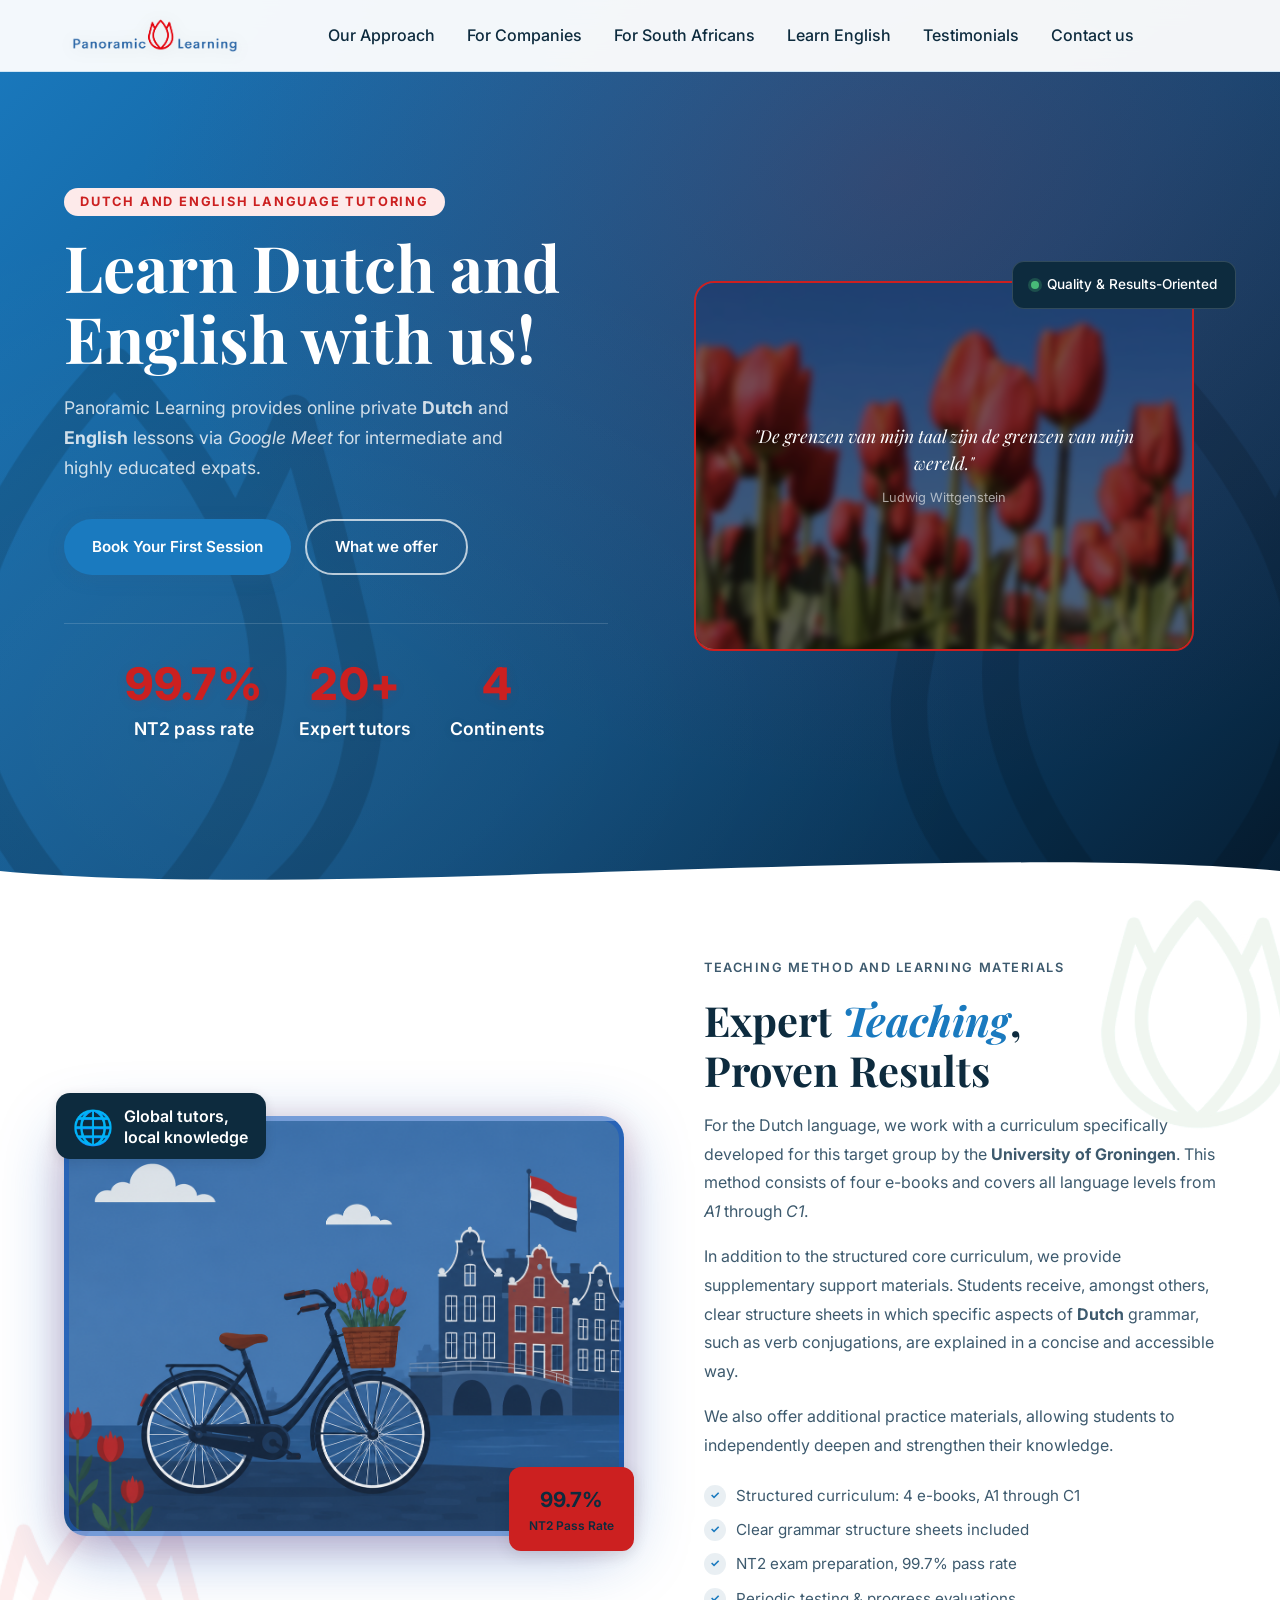
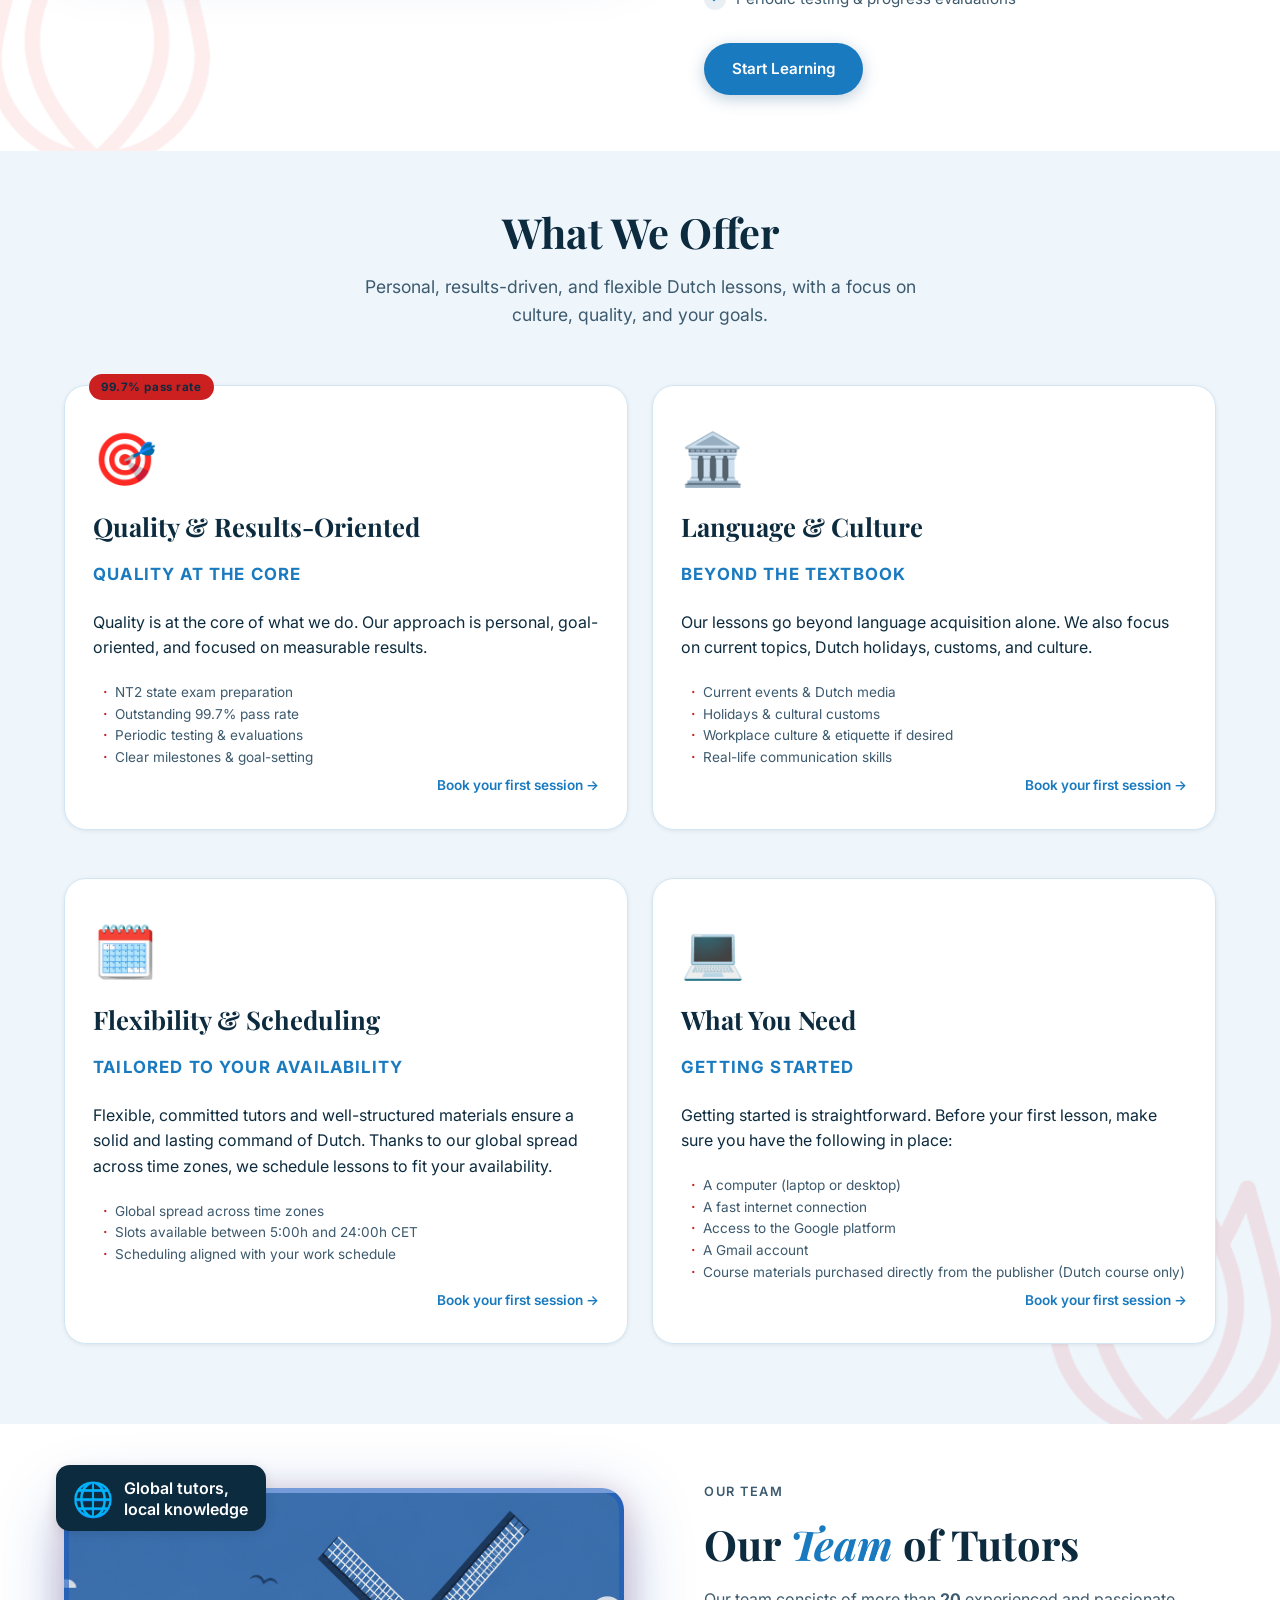
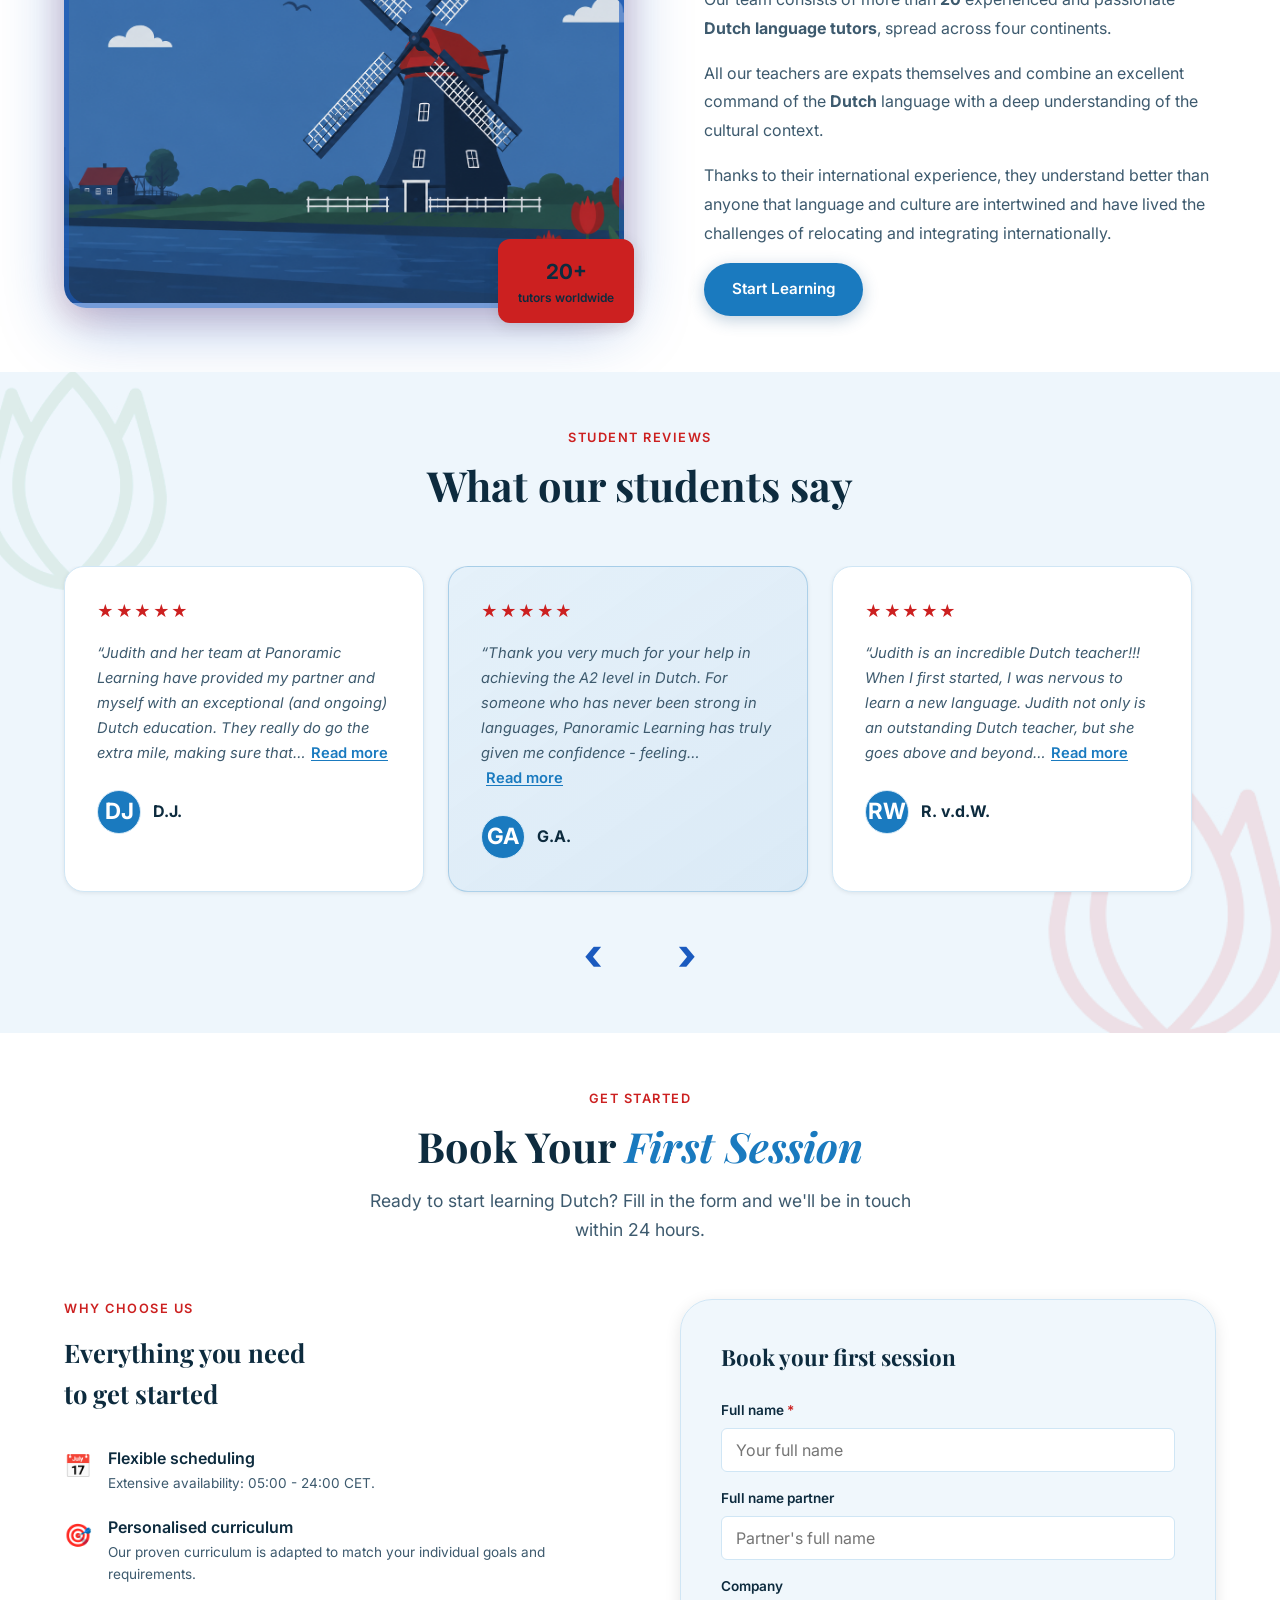
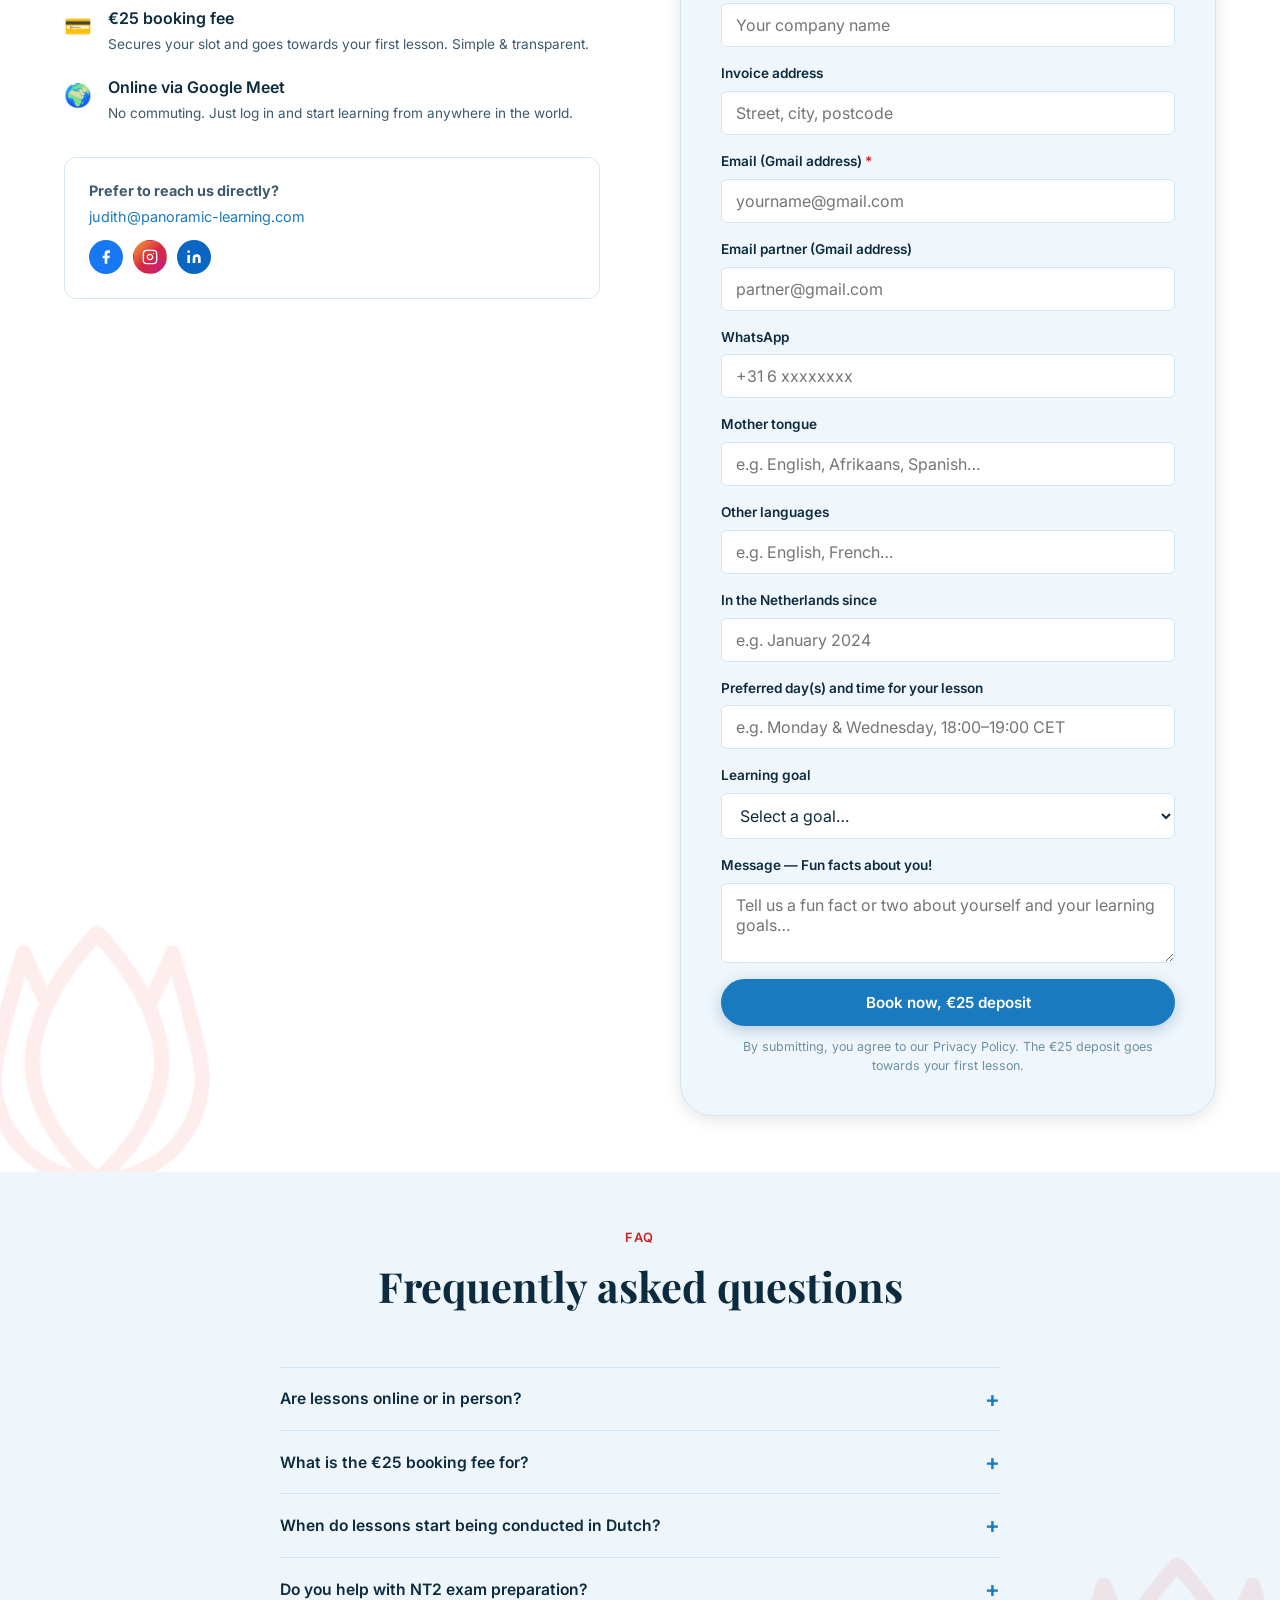
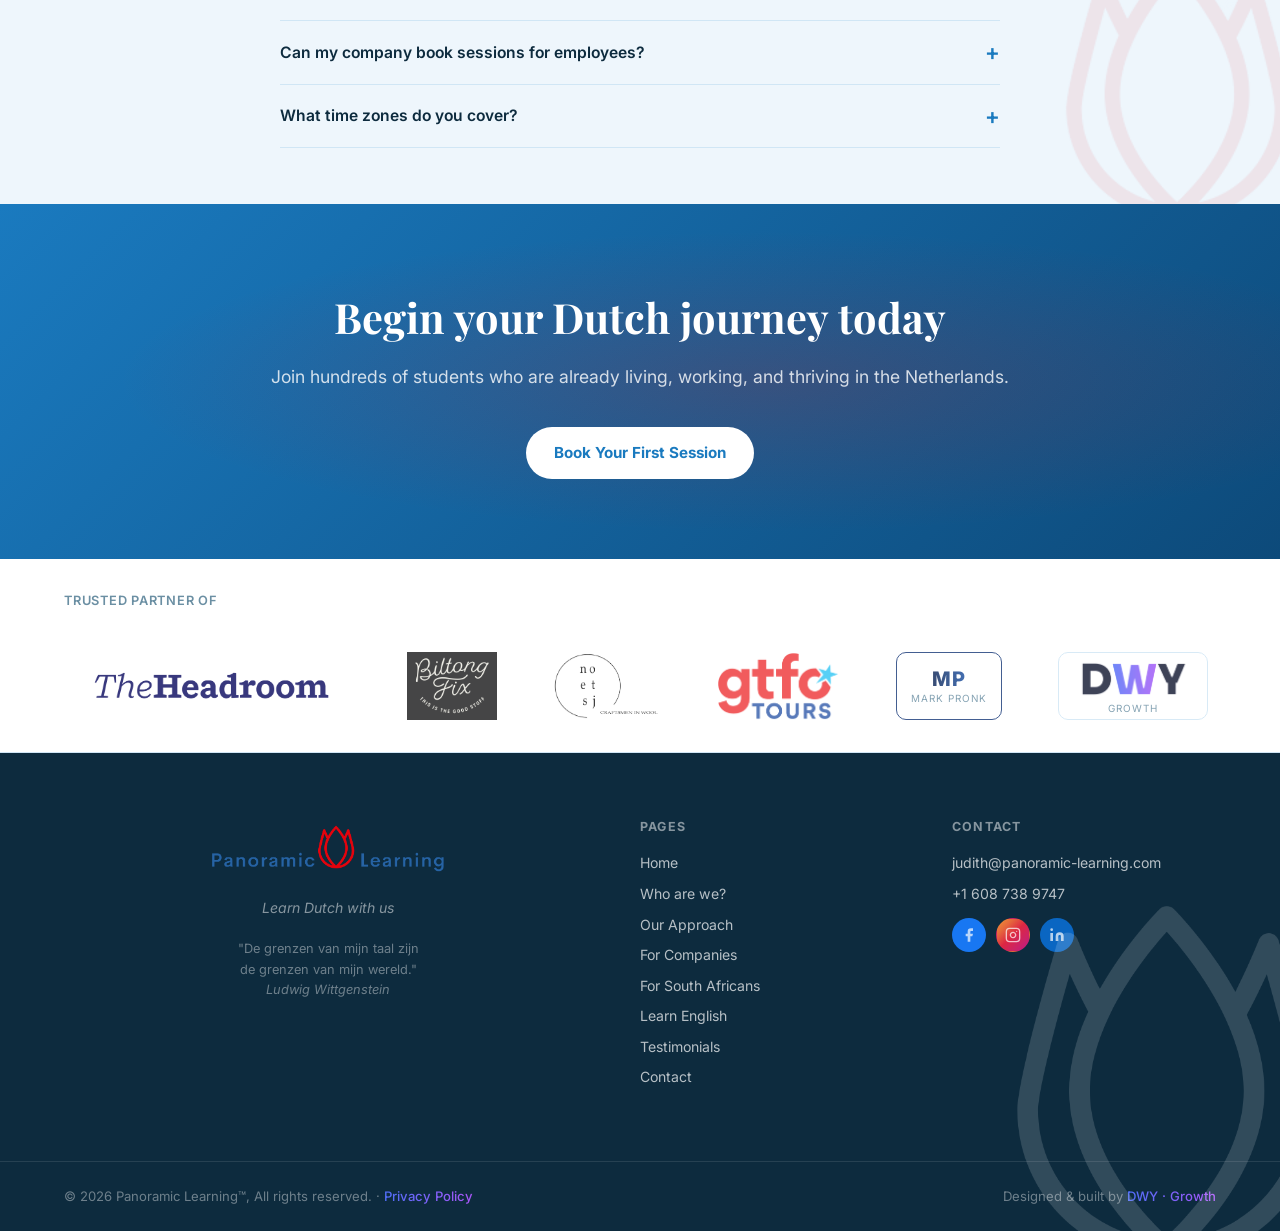
<file: index.html>
﻿<!DOCTYPE html>
<html lang="en">

<head>
  <meta charset="UTF-8" />
  <meta name="viewport" content="width=device-width, initial-scale=1.0" />
  <title>Panoramic Learning - Learn Dutch With Us</title>
  <meta name="description" content="Expert Dutch language tutors for expats and internationals. Flexible online lessons, personalised curriculum, real cultural immersion." />
  <meta name="robots" content="noindex, nofollow" />
  <link rel="icon" type="image/png" href="images/logo.png" />
  <link rel="preconnect" href="https://fonts.googleapis.com" />
  <link rel="preconnect" href="https://fonts.gstatic.com" crossorigin />
  <link href="https://fonts.googleapis.com/css2?family=Playfair+Display:ital,wght@0,400;0,600;0,700;1,400;1,600;1,700&family=Inter:wght@300;400;500;600;700;800&display=swap" rel="stylesheet" />
  <link rel="stylesheet" href="style.css" />
  <link rel="stylesheet" href="flag-icons.min.css">
</head>

<body>

  <!-- ========== HEADER ========== -->
  <header class="site-header" id="site-header">
    <div class="container header-inner">
      <a href="#home" class="logo">
        <span class="logo-highlight logo-highlight--full">
          <img src="images/full-logo.png" alt="Panoramic Learning" class="logo-img logo-img--full" />
        </span>
        <span class="logo-highlight logo-highlight--tulip">
          <img src="images/logo.png" alt="Panoramic Learning Tulip Logo" class="logo-img logo-img--tulip" />
        </span>
      </a>
      <nav class="main-nav" id="main-nav">
        <ul class="main-menu">
          <li><a href="approach.html">Our Approach</a></li>
          <li><a href="companies.html">For Companies</a></li>
          <li><a href="south-africans.html">For South Africans</a></li>
          <li><a href="english.html">Learn English</a></li>
          <li><a href="testimonials.html">Testimonials</a></li>
          <li><a href="contact.html">Contact us</a></li>
        </ul>
      </nav>
      <div class="header-actions">
        <button class="hamburger" id="hamburger" aria-label="Toggle menu" aria-expanded="false">
          <span></span><span></span><span></span>
        </button>
      </div>
    </div>
  </header>

  <!-- ========== HERO ========== -->
  <section class="hero" id="home">
    <div class="hero-bg"></div>
    <div class="container hero-inner">
      <div class="hero-content slide-in-left">
        <p class="hero-eyebrow">Dutch and English language tutoring</p>
        <h1 class="hero-title">Learn Dutch and English with us!</h1>
        <p class="hero-sub">Panoramic Learning provides online private <strong>Dutch</strong> and <strong>English</strong> lessons via <em>Google Meet</em> for intermediate and highly educated expats.</p>
        <div class="hero-actions fade-up anim-delay-1">
          <a href="#booking" class="btn btn-primary">Book Your First Session</a>
          <a href="#courses" class="btn btn-outline">What we offer</a>
        </div>
        <div class="hero-stats fade-up anim-delay-2">
          <div class="stat"><strong>99.7%</strong><span>NT2 pass rate</span></div>
          <div class="stat"><strong>20+</strong><span>Expert tutors</span></div>
          <div class="stat"><strong>4</strong><span>Continents</span></div>
        </div>
      </div>
      <div class="hero-visual slide-in-right">
        <div class="hero-card hero-card--main tulip-bg">
          <p class="hero-card-quote">"De grenzen van mijn taal zijn de grenzen van mijn wereld."</p>
          <p class="hero-card-author">Ludwig Wittgenstein</p>
        </div>
        <div class="hero-card hero-card--float hero-card--float-1">
          <span class="badge-dot badge-dot--green"></span>
          <span>Quality & Results-Oriented</span>
        </div>
      </div>
    </div>

    <!-- LOGO DECORATION -->
    <div class="hero-logo-art-left" aria-hidden="true"
      style="position:absolute; left:-180px; bottom:-90px; opacity:0.13; z-index:0; pointer-events:none;">
      <img src="images/black-logo.png" alt="" style="width:600px; height:auto; display:block;" />
    </div>
    <div class="hero-logo-art-right" aria-hidden="true"
      style="position:absolute; right:-180px; bottom:-90px; opacity:0.13; z-index:0; pointer-events:none;">
      <img src="images/black-logo.png" alt="" style="width:600px; height:auto; display:block;" />
    </div>

    <div class="hero-wave">
      <svg viewBox="0 0 1440 60" preserveAspectRatio="none">
        <path d="M0,30 C360,60 1080,0 1440,30 L1440,60 L0,60 Z" fill="#ffffff" />
      </svg>
    </div>
  </section>

  <!-- ========== ABOUT, Teaching Method ========== -->
  <section class="section about" id="about">
    <!-- tulip logo watermarks -->
    <div aria-hidden="true" style="position:absolute;left:-50px;bottom:-30px;opacity:0.07;z-index:0;pointer-events:none;"><img src="images/logo.png" alt="" style="width:300px;height:auto;display:block;"></div>
    <div aria-hidden="true" style="position:absolute;right:-50px;top:-20px;opacity:0.06;z-index:0;pointer-events:none;"><img src="images/logo.png" alt="" style="width:260px;height:auto;display:block;filter:hue-rotate(150deg);"></div>
    <div class="container about-grid">
      <div class="about-image-wrap slide-in-left">
        <div class="about-image-placeholder about-image-photo">
          <div class="about-img-label">
            <span class="about-img-icon">&#x1f310;</span>
            <span>Global tutors,<br>local knowledge</span>
          </div>
          <div class="about-badge about-badge-corner">
            <strong>99.7%</strong>
            <span>NT2 Pass Rate</span>
          </div>
        </div>
      </div>
      <div class="about-content slide-in-right">
        <p class="section-eyebrow">Teaching Method and Learning Materials</p>
        <h2 class="section-title">Expert <em>Teaching</em>,<br>Proven Results</h2>
        <p>For the Dutch language, we work with a curriculum specifically developed for this target group by the <strong>University of Groningen</strong>. This method consists of four e-books and covers all language levels from <em>A1</em> through <em>C1</em>.</p>
        <p>In addition to the structured core curriculum, we provide supplementary support materials. Students receive, amongst others, clear structure sheets in which specific aspects of <strong>Dutch</strong> grammar, such as verb conjugations, are explained in a concise and accessible way.</p>
        <p>We also offer additional practice materials, allowing students to independently deepen and strengthen their knowledge.</p>
        <ul class="about-features">
          <li><span class="feature-icon">✓</span> Structured curriculum: 4 e-books, A1 through C1</li>
          <li><span class="feature-icon">✓</span> Clear grammar structure sheets included</li>
          <li><span class="feature-icon">✓</span> NT2 exam preparation, 99.7% pass rate</li>
          <li><span class="feature-icon">✓</span> Periodic testing &amp; progress evaluations</li>
        </ul>
        <a href="#booking" class="btn btn-primary">Start Learning</a>
      </div>
    </div>
  </section>

  <!-- ========== COURSES ========== -->
  <section class="section section--alt courses" id="courses">
    <!-- tulip logo watermarks -->
    <div aria-hidden="true" style="position:absolute;right:-50px;bottom:-30px;opacity:0.09;z-index:0;pointer-events:none;"><img src="images/logo.png" alt="" style="width:320px;height:auto;display:block;"></div>
    <div class="container">
      <div class="section-header fade-up">
        <h2 class="section-title">What We Offer</h2>
        <p class="section-sub">Personal, results-driven, and flexible Dutch lessons, with a focus on culture, quality, and your goals.</p>
      </div>
      <div class="courses-grid courses-grid--stack">
        <div class="course-card course-card--featured fade-up anim-delay-1">
          <div class="course-badge">99.7% pass rate</div>
          <div class="course-icon">&#x1f3af;</div>
          <h3>Quality &amp; Results-Oriented</h3>
          <p class="course-level">Quality at the Core</p>
          <p class="course-description">Quality is at the core of what we do. Our approach is personal, goal-oriented, and focused on measurable results.</p>
          <ul>
            <li>NT2 state exam preparation</li>
            <li>Outstanding 99.7% pass rate</li>
            <li>Periodic testing &amp; evaluations</li>
            <li>Clear milestones &amp; goal-setting</li>
          </ul>
          <a href="#booking" class="course-link">Book your first session →</a>
        </div>
        <div class="course-card fade-up anim-delay-2">
          <div class="course-icon">&#x1f3db;&#xfe0f;</div>
          <h3>Language &amp; Culture</h3>
          <p class="course-level">Beyond the Textbook</p>
          <p class="course-description">Our lessons go beyond language acquisition alone. We also focus on current topics, Dutch holidays, customs, and culture.</p>
          <ul>
            <li>Current events &amp; Dutch media</li>
            <li>Holidays &amp; cultural customs</li>
            <li>Workplace culture &amp; etiquette if desired</li>
            <li>Real-life communication skills</li>
          </ul>
          <a href="#booking" class="course-link">Book your first session →</a>
        </div>
        <div class="course-card fade-up anim-delay-3">
          <div class="course-icon">&#x1f5d3;&#xfe0f;</div>
          <h3>Flexibility &amp; Scheduling</h3>
          <p class="course-level">Tailored to Your Availability</p>
          <p class="course-description">Flexible, committed tutors and well-structured materials ensure a solid and lasting command of Dutch. Thanks to our global spread across time zones, we schedule lessons to fit your availability.</p>
          <ul>
            <li>Global spread across time zones</li>
            <li>Slots available between 5:00h and 24:00h CET</li>
            <li>Scheduling aligned with your work schedule</li>
          </ul>
          <a href="#booking" class="course-link">Book your first session →</a>
        </div>
        <div class="course-card fade-up anim-delay-4">
          <div class="course-icon">&#x1f4bb;</div>
          <h3>What You Need</h3>
          <p class="course-level">Getting Started</p>
          <p class="course-description">Getting started is straightforward. Before your first lesson, make sure you have the following in place:</p>
          <ul>
            <li>A computer (laptop or desktop)</li>
            <li>A fast internet connection</li>
            <li>Access to the Google platform</li>
            <li>A Gmail account</li>
            <li>Course materials purchased directly from the publisher (Dutch course only)</li>
          </ul>
          <a href="#booking" class="course-link">Book your first session →</a>
        </div>
      </div>
    </div>
  </section>

  <!-- ========== ABOUT, Our Team ========== -->
  <section class="section about" id="team">
    <!-- tulip logo watermarks -->
    <div class="container about-grid">
      <div class="about-image-wrap slide-in-left">
        <div class="about-image-placeholder team-image-photo">
          <div class="about-img-label">
            <span class="about-img-icon">&#x1f310;</span>
            <span>Global tutors,<br>local knowledge</span>
          </div>
          <div class="about-badge about-badge-corner">
            <strong>20+</strong>
            <span>tutors worldwide</span>
          </div>
        </div>
      </div>
      <div class="about-content slide-in-right">
        <p class="section-eyebrow">Our Team</p>
        <h2 class="section-title">Our <em>Team</em> of <strong>Tutors</strong></h2>
        <p>Our team consists of more than <strong>20</strong> experienced and passionate <strong>Dutch language tutors</strong>, spread across four continents.</p>
        <p>All our teachers are expats themselves and combine an excellent command of the <strong>Dutch</strong> language with a deep understanding of the cultural context.</p>
        <p>Thanks to their international experience, they understand better than anyone that language and culture are intertwined and have lived the challenges of relocating and integrating internationally.</p>
        <a href="#booking" class="btn btn-primary">Start Learning</a>
      </div>
    </div>
  </section>

  <!-- ========== TESTIMONIALS ========== -->
  <section class="section section--alt testimonials" id="testimonials">
    <!-- tulip logo watermarks -->
    <div aria-hidden="true" style="position:absolute;right:-50px;bottom:-30px;opacity:0.09;z-index:0;pointer-events:none;"><img src="images/logo.png" alt="" style="width:320px;height:auto;display:block;"></div>
    <div aria-hidden="true" style="position:absolute;left:-50px;top:-20px;opacity:0.07;z-index:0;pointer-events:none;"><img src="images/logo.png" alt="" style="width:250px;height:auto;display:block;filter:hue-rotate(150deg);"></div>
    <div class="container">
      <div class="section-header fade-up">
        <p class="section-eyebrow">Student Reviews</p>
        <h2 class="section-title">What our students say</h2>
      </div>
      <div class="testimonial-track-wrap">
        <div class="testimonial-track" id="testimonial-track">
          <div class="testimonial-card">
            <div class="testimonial-stars">★★★★★</div>
            <p>"Within three months I could hold a full conversation with my Dutch colleagues. The cultural context Judith brings to every lesson is what makes Panoramic Learning different."</p>
            <div class="testimonial-author">
              <div class="author-avatar">SR</div>
              <div><strong>Sarah R.</strong><br><span>Software Engineer, relocated from UK</span></div>
            </div>
          </div>
          <div class="testimonial-card">
            <div class="testimonial-stars">★★★★★</div>
            <p>"I tried two other Dutch courses before finding Panoramic Learning. The grammar-first approach finally made things click. Highly recommend for anyone serious about learning."</p>
            <div class="testimonial-author">
              <div class="author-avatar">MK</div>
              <div><strong>Marco K.</strong><br><span>Marketing Manager, Amsterdam</span></div>
            </div>
          </div>
          <div class="testimonial-card">
            <div class="testimonial-stars">★★★★★</div>
            <p>"Flexible scheduling was a game changer, I'm based in New York and my tutor is in Europe. We always find a time that works. The lessons feel personal, never generic."</p>
            <div class="testimonial-author">
              <div class="author-avatar">LP</div>
              <div><strong>Lena P.</strong><br><span>Expat preparing for relocation</span></div>
            </div>
          </div>
          <div class="testimonial-card">
            <div class="testimonial-stars">★★★★★</div>
            <p>"I passed my NT2 exam on the first attempt. My tutor prepared me not just with language, but with confidence. The investment paid off many times over."</p>
            <div class="testimonial-author">
              <div class="author-avatar">AT</div>
              <div><strong>Ayşe T.</strong><br><span>Permanent residency applicant</span></div>
            </div>
          </div>
          <div class="testimonial-card">
            <div class="testimonial-stars">★★★★★</div>
            <p>"The combination of real-world Dutch, news, idioms, humour, with proper grammar made learning genuinely enjoyable. I actually look forward to my lessons."</p>
            <div class="testimonial-author">
              <div class="author-avatar">JB</div>
              <div><strong>James B.</strong><br><span>Teacher, The Hague</span></div>
            </div>
          </div>
          <div class="testimonial-card">
            <div class="testimonial-stars">★★★★★</div>
            <p>"My whole family joined, kids and adults together. Each of us got a tailored programme. It felt like a private language school, not a one-size-fits-all online course."</p>
            <div class="testimonial-author">
              <div class="author-avatar">FD</div>
              <div><strong>Fatima D.</strong><br><span>Relocated family, Rotterdam</span></div>
            </div>
          </div>
          <!-- Duplicate cards for infinite scroll effect -->
          <div class="testimonial-card">
            <div class="testimonial-stars">★★★★★</div>
            <p>"Within three months I could hold a full conversation with my Dutch colleagues. The cultural context Judith brings to every lesson is what makes Panoramic Learning different."</p>
            <div class="testimonial-author">
              <div class="author-avatar">SR</div>
              <div><strong>Sarah R.</strong><br><span>Software Engineer, relocated from UK</span></div>
            </div>
          </div>
          <div class="testimonial-card">
            <div class="testimonial-stars">★★★★★</div>
            <p>"I tried two other Dutch courses before finding Panoramic Learning. The grammar-first approach finally made things click. Highly recommend for anyone serious about learning."</p>
            <div class="testimonial-author">
              <div class="author-avatar">MK</div>
              <div><strong>Marco K.</strong><br><span>Marketing Manager, Amsterdam</span></div>
            </div>
          </div>
          <div class="testimonial-card">
            <div class="testimonial-stars">★★★★★</div>
            <p>"Flexible scheduling was a game changer, I'm based in New York and my tutor is in Europe. We always find a time that works. The lessons feel personal, never generic."</p>
            <div class="testimonial-author">
              <div class="author-avatar">LP</div>
              <div><strong>Lena P.</strong><br><span>Expat preparing for relocation</span></div>
            </div>
          </div>
        </div>
      </div>
      <div class="testimonial-nav">
        <span class="tnav-arrow" id="tnav-prev" aria-label="Previous" tabindex="0">‹</span>
        <span class="tnav-arrow" id="tnav-next" aria-label="Next" tabindex="0">›</span>
      </div>
    </div>
  </section>

    <!-- ========== BOOKING ========== -->
  <section class="section booking" id="booking">
    <!-- tulip logo watermarks -->
    <div aria-hidden="true" style="position:absolute;left:-50px;bottom:-30px;opacity:0.07;z-index:0;pointer-events:none;"><img src="images/logo.png" alt="" style="width:300px;height:auto;display:block;"></div>
    <div class="container">
      <div class="section-header fade-up">
        <p class="section-eyebrow">Get Started</p>
        <h2 class="section-title">Book Your <em>First Session</em></h2>
        <p class="section-sub">Ready to start learning Dutch? Fill in the form and we'll be in touch within 24 hours.</p>
      </div>
      <div class="booking-grid">
        <div>
          <p class="section-eyebrow">Why choose us</p>
          <h3 style="font-family:var(--font-heading);font-size:1.6rem;font-weight:700;margin-bottom:24px;color:var(--clr-dark);">Everything you need<br>to get started</h3>
          <div class="booking-details">
            <div class="booking-detail">
              <span class="detail-icon">📅</span>
              <div>
                <strong>Flexible scheduling</strong>
                <p>Extensive availability: 05:00 - 24:00 CET.</p>
              </div>
            </div>
            <div class="booking-detail">
              <span class="detail-icon">🎯</span>
              <div>
                <strong>Personalised curriculum</strong>
                <p>Our proven curriculum is adapted to  match your individual goals and requirements.</p>
              </div>
            </div>
            <div class="booking-detail">
              <span class="detail-icon">💳</span>
              <div>
                <strong>€25 booking fee</strong>
                <p>Secures your slot and goes towards your first lesson. Simple &amp; transparent.</p>
              </div>
            </div>
            <div class="booking-detail">
              <span class="detail-icon">🌍</span>
              <div>
                <strong>Online via Google Meet</strong>
                <p>No commuting. Just log in and start learning from anywhere in the world.</p>
              </div>
            </div>
          </div>
          <div class="contact-info-box">
            <strong>Prefer to reach us directly?</strong><br />
            <a href="mailto:judith@panoramic-learning.com" style="white-space:nowrap;">judith@panoramic-learning.com</a><br />
            <div class="social-btns social-btns--footer" style="margin-top:10px;">
              <a href="https://www.facebook.com/panoramiclearning" target="_blank" rel="noopener" class="social-btn social-btn--fb" aria-label="Facebook">
                <svg xmlns="http://www.w3.org/2000/svg" width="16" height="16" viewBox="0 0 24 24" fill="currentColor"><path d="M18 2h-3a5 5 0 0 0-5 5v3H7v4h3v8h4v-8h3l1-4h-4V7a1 1 0 0 1 1-1h3z"/></svg>
              </a>
              <a href="https://www.instagram.com/panoramic_learning" target="_blank" rel="noopener" class="social-btn social-btn--ig" aria-label="Instagram">
                <svg xmlns="http://www.w3.org/2000/svg" width="16" height="16" viewBox="0 0 24 24" fill="none" stroke="currentColor" stroke-width="2" stroke-linecap="round" stroke-linejoin="round"><rect x="2" y="2" width="20" height="20" rx="5" ry="5"/><path d="M16 11.37A4 4 0 1 1 12.63 8 4 4 0 0 1 16 11.37z"/><line x1="17.5" y1="6.5" x2="17.51" y2="6.5"/></svg>
              </a>
              <a href="https://www.linkedin.com/company/panoramic-learning" target="_blank" rel="noopener" class="social-btn social-btn--li" aria-label="LinkedIn">
                <svg xmlns="http://www.w3.org/2000/svg" width="16" height="16" viewBox="0 0 24 24" fill="currentColor"><path d="M16 8a6 6 0 0 1 6 6v7h-4v-7a2 2 0 0 0-2-2 2 2 0 0 0-2 2v7h-4v-7a6 6 0 0 1 6-6z"/><rect x="2" y="9" width="4" height="12"/><circle cx="4" cy="4" r="2"/></svg>
              </a>
            </div>
          </div>
        </div>
        <div class="booking-form-wrap">
          <form class="booking-form" id="booking-form" novalidate>
            <h3>Book your first session</h3>
            <div class="form-group">
              <label for="f-name">Full name <span class="required">*</span></label>
              <input type="text" id="f-name" name="name" placeholder="Your full name" autocomplete="name" />
            </div>
            <div class="form-group">
              <label for="f-name-partner">Full name partner</label>
              <input type="text" id="f-name-partner" name="name_partner" placeholder="Partner's full name" />
            </div>
            <div class="form-group">
              <label for="f-company">Company</label>
              <input type="text" id="f-company" name="company" placeholder="Your company name" autocomplete="organization" />
            </div>
            <div class="form-group">
              <label for="f-invoice">Invoice address</label>
              <input type="text" id="f-invoice" name="invoice_address" placeholder="Street, city, postcode" autocomplete="street-address" />
            </div>
            <div class="form-group">
              <label for="f-email">Email (Gmail address) <span class="required">*</span></label>
              <input type="email" id="f-email" name="email" placeholder="yourname@gmail.com" autocomplete="email" />
            </div>
            <div class="form-group">
              <label for="f-email-partner">Email partner (Gmail address)</label>
              <input type="email" id="f-email-partner" name="email_partner" placeholder="partner@gmail.com" />
            </div>
            <div class="form-group">
              <label for="f-whatsapp">WhatsApp</label>
              <input type="tel" id="f-whatsapp" name="whatsapp" placeholder="+31 6 xxxxxxxx" autocomplete="tel" />
            </div>
            <div class="form-group">
              <label for="f-mothertongue">Mother tongue</label>
              <input type="text" id="f-mothertongue" name="mothertongue" placeholder="e.g. English, Afrikaans, Spanish…" />
            </div>
            <div class="form-group">
              <label for="f-other-languages">Other languages</label>
              <input type="text" id="f-other-languages" name="other_languages" placeholder="e.g. English, French…" />
            </div>
            <div class="form-group">
              <label for="f-nl-since">In the Netherlands since</label>
              <input type="text" id="f-nl-since" name="nl_since" placeholder="e.g. January 2024" />
            </div>
            <div class="form-group">
              <label for="f-preferred-time">Preferred day(s) and time for your lesson</label>
              <input type="text" id="f-preferred-time" name="preferred_time" placeholder="e.g. Monday &amp; Wednesday, 18:00–19:00 CET" />
            </div>
            <div class="form-group">
              <label for="f-goal">Learning goal</label>
              <select id="f-goal" name="goal">
                <option value="">Select a goal…</option>
                <option value="nt2">NT2 exam preparation</option>
                <option value="work">Work &amp; professional</option>
                <option value="daily">Daily life &amp; integration</option>
                <option value="general">General improvement</option>
                <option value="other">Other</option>
              </select>
            </div>
            <div class="form-group">
              <label for="f-message">Message — Fun facts about you!</label>
              <textarea id="f-message" name="message" placeholder="Tell us a fun fact or two about yourself and your learning goals…"></textarea>
            </div>
            <button type="submit" class="btn btn-primary btn--full">Book now, €25 deposit</button>
            <p class="form-note">By submitting, you agree to our <a href="privacy-policy.html">Privacy Policy</a>. The €25 deposit goes towards your first lesson.</p>
          </form>
        </div>
      </div>
    </div>
  </section>

  <!-- ========== FAQ ========== -->
  <section class="section faq" id="faq">
    <!-- tulip logo watermarks -->
    <div aria-hidden="true" style="position:absolute;right:-50px;bottom:-30px;opacity:0.07;z-index:0;pointer-events:none;"><img src="images/logo.png" alt="" style="width:300px;height:auto;display:block;"></div>
    <div class="container">
      <div class="section-header">
        <p class="section-eyebrow">FAQ</p>
        <h2 class="section-title">Frequently asked questions</h2>
      </div>
      <div class="faq-list">
        <div class="faq-item">
          <button class="faq-question" aria-expanded="false">
            Are lessons online or in person?
            <span class="faq-icon">+</span>
          </button>
          <div class="faq-answer">
            <p>All lessons are online, via video call (Google Meet). This allows our tutors, who are based in multiple countries, to work with students anywhere in the world, without commuting and with maximum scheduling flexibility.</p>
          </div>
        </div>
        <div class="faq-item">
          <button class="faq-question" aria-expanded="false">
            What is the €25 booking fee for?
            <span class="faq-icon">+</span>
          </button>
          <div class="faq-answer">
            <p>The €25 fee secures your session slot and goes towards your first lesson. It helps us ensure students are committed and allows us to prepare a personalised plan before your first meeting.</p>
          </div>
        </div>
        <div class="faq-item">
          <button class="faq-question" aria-expanded="false">
            When do lessons start being conducted in Dutch?
            <span class="faq-icon">+</span>
          </button>
          <div class="faq-answer">
            <p>We speak Dutch to you from day one, with English support when needed. Most students reach a conversational level (A2–B1) through regular weekly lessons.</p>
          </div>
        </div>
        <div class="faq-item">
          <button class="faq-question" aria-expanded="false">
            Do you help with NT2 exam preparation?
            <span class="faq-icon">+</span>
          </button>
          <div class="faq-answer">
            <p>Yes. We have a dedicated track focused on practicing, and experience preparing students for the NT2 State Exam (Staatsexamen NT2), which is required for permanent residency and naturalisation in the Netherlands. We tailor the curriculum towards all four skills: reading, writing, listening and speaking.</p>
          </div>
        </div>
        <div class="faq-item">
          <button class="faq-question" aria-expanded="false">
            Can my company book sessions for employees?
            <span class="faq-icon">+</span>
          </button>
          <div class="faq-answer">
            <p>Absolutely. We offer corporate packages for teams and individual employees. Contact us directly at <a href="mailto:judith@panoramic-learning.com" style="white-space:nowrap;">judith@panoramic-learning.com</a> for a tailored quote.</p>
          </div>
        </div>
        <div class="faq-item">
          <button class="faq-question" aria-expanded="false">
            What time zones do you cover?
            <span class="faq-icon">+</span>
          </button>
          <div class="faq-answer">
            <p>Our tutors are based across Europe, North and South America and Asia, meaning we can accommodate most time zones. When booking, select your preferred time window and we&#39;ll match you with an available tutor.</p>
          </div>
        </div>
      </div>
    </div>
  </section>

  <!-- ========== CTA BAND ========== -->
  <section class="cta-band">
    <!-- tulip logo watermarks -->
    <div class="container cta-band-inner">
      <h2>Begin your Dutch journey today</h2>
      <p>Join hundreds of students who are already living, working, and thriving in the Netherlands.</p>
      <a href="#booking" class="btn btn-white">Book Your First Session</a>
    </div>
  </section>

  <!-- ========== PARTNERS STRIP ========== -->
  <section class="partners">
    <div class="container">
      <p class="partners-label">Trusted partner of</p>
      <div class="partners-logos">
        <a href="https://theheadroom.nl/" target="_blank" rel="noopener" class="partner-logo"><img src="images/the-headroom.png" alt="The Headroom" style="height:68px;" /></a>
        <a href="https://biltongfix.com/" target="_blank" rel="noopener" class="partner-logo"><img src="images/biltang.png" alt="Biltong Fix" style="height:68px;" /></a>
        <a href="https://noetsj.com/nl/" target="_blank" rel="noopener" class="partner-logo"><img src="images/noetsj.png" alt="Noetsj Craftsmen in Wool" style="height:68px;" /></a>
        <a href="https://gtfotours.com" target="_blank" rel="noopener" class="partner-logo"><img src="images/gtfo.png" alt="GTFO Tours" style="height:68px;" /></a>
        <a href="https://www.linkedin.com/in/mark-pronk-30429446/" target="_blank" rel="noopener" class="partner-logo"><span class="partner-text-logo partner-text-logo--mp"><strong>MP</strong><small>Mark Pronk</small></span></a>
        <a href="https://dwygrowth.com" target="_blank" rel="noopener" class="partner-logo"><span class="partner-text-logo partner-text-logo--dwy"><img src="images/dwy.png" alt="DWY Growth" style="height:44px;" /><small>Growth</small></span></a>
      </div>
    </div>
  </section>

  <!-- ========== FOOTER ========== -->
  <footer class="site-footer">
    <!-- tulip logo watermarks -->
    <div aria-hidden="true" style="position:absolute;right:-60px;bottom:-40px;opacity:0.15;z-index:0;pointer-events:none;"><img src="images/black-logo.png" alt="" style="width:340px;height:auto;display:block;filter:invert(1);"></div>
    <div class="container footer-grid">
      <div class="footer-brand">
        <a href="#home" class="logo logo--footer">
          <img src="images/full-logo.png" alt="Panoramic Learning" class="logo-img logo-img--footer" />
        </a>
        <p class="footer-tagline">Learn Dutch with us</p>
        <p class="footer-quote">"De grenzen van mijn taal zijn<br>de grenzen van mijn wereld."<br><em>Ludwig Wittgenstein</em></p>
      </div>
      <div class="footer-col">
        <h4>Pages</h4>
        <a href="#home">Home</a>
        <a href="#about">Who are we?</a>
        <a href="approach.html">Our Approach</a>
        <a href="companies.html">For Companies</a>
        <a href="south-africans.html">For South Africans</a>
        <a href="english.html">Learn English</a>
        <a href="testimonials.html">Testimonials</a>
        <a href="contact.html">Contact</a>
      </div>
      <div class="footer-col">
        <h4>Contact</h4>
        <a href="mailto:judith@panoramic-learning.com" style="white-space:nowrap;">judith@panoramic-learning.com</a>
        <a href="tel:+16087389747" style="white-space:nowrap;">+1 608 738 9747</a>
        <div class="social-btns social-btns--footer">
          <a href="https://www.facebook.com/panoramiclearning" target="_blank" rel="noopener" class="social-btn social-btn--fb" aria-label="Facebook">
            <svg xmlns="http://www.w3.org/2000/svg" width="16" height="16" viewBox="0 0 24 24" fill="currentColor"><path d="M18 2h-3a5 5 0 0 0-5 5v3H7v4h3v8h4v-8h3l1-4h-4V7a1 1 0 0 1 1-1h3z"/></svg>
          </a>
          <a href="https://www.instagram.com/panoramic_learning" target="_blank" rel="noopener" class="social-btn social-btn--ig" aria-label="Instagram">
            <svg xmlns="http://www.w3.org/2000/svg" width="16" height="16" viewBox="0 0 24 24" fill="none" stroke="currentColor" stroke-width="2" stroke-linecap="round" stroke-linejoin="round"><rect x="2" y="2" width="20" height="20" rx="5" ry="5"/><path d="M16 11.37A4 4 0 1 1 12.63 8 4 4 0 0 1 16 11.37z"/><line x1="17.5" y1="6.5" x2="17.51" y2="6.5"/></svg>
          </a>
          <a href="https://www.linkedin.com/company/panoramic-learning" target="_blank" rel="noopener" class="social-btn social-btn--li" aria-label="LinkedIn">
                <svg xmlns="http://www.w3.org/2000/svg" width="16" height="16" viewBox="0 0 24 24" fill="currentColor"><path d="M16 8a6 6 0 0 1 6 6v7h-4v-7a2 2 0 0 0-2-2 2 2 0 0 0-2 2v7h-4v-7a6 6 0 0 1 6-6z"/><rect x="2" y="9" width="4" height="12"/><circle cx="4" cy="4" r="2"/></svg>
          </a>
        </div>
      </div>
    </div>
    <div class="footer-bottom">
      <div class="container">
        <p>© 2026 Panoramic Learning™, All rights reserved. · <a href="privacy-policy.html" class="footer-agency-link">Privacy Policy</a></p>
        <p>Designed &amp; built by <a href="https://dwygrowth.com" target="_blank" rel="noopener" class="footer-agency-link">DWY · Growth</a></p>
      </div>
    </div>
  </footer>

  <script src="script.js"></script>
  <script src="scroll-animate.js"></script>
</body>
</html>
</file>
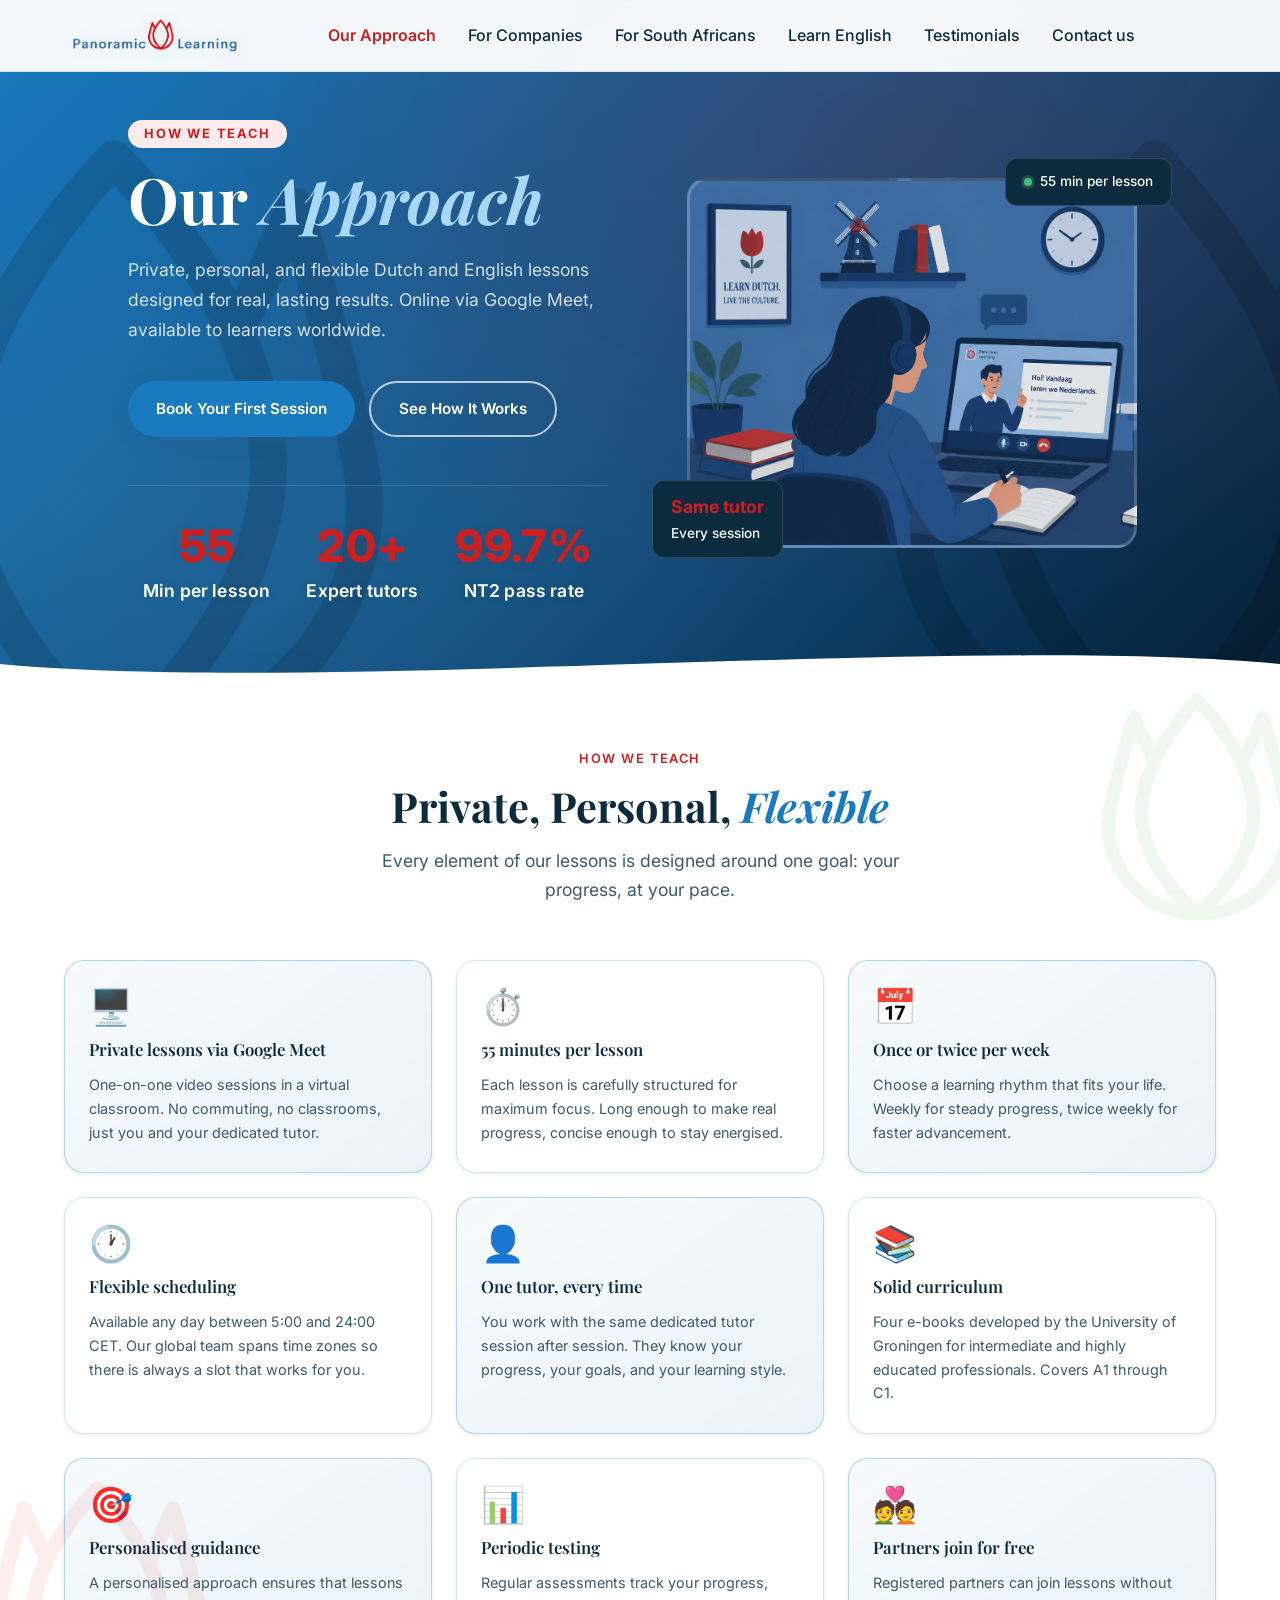
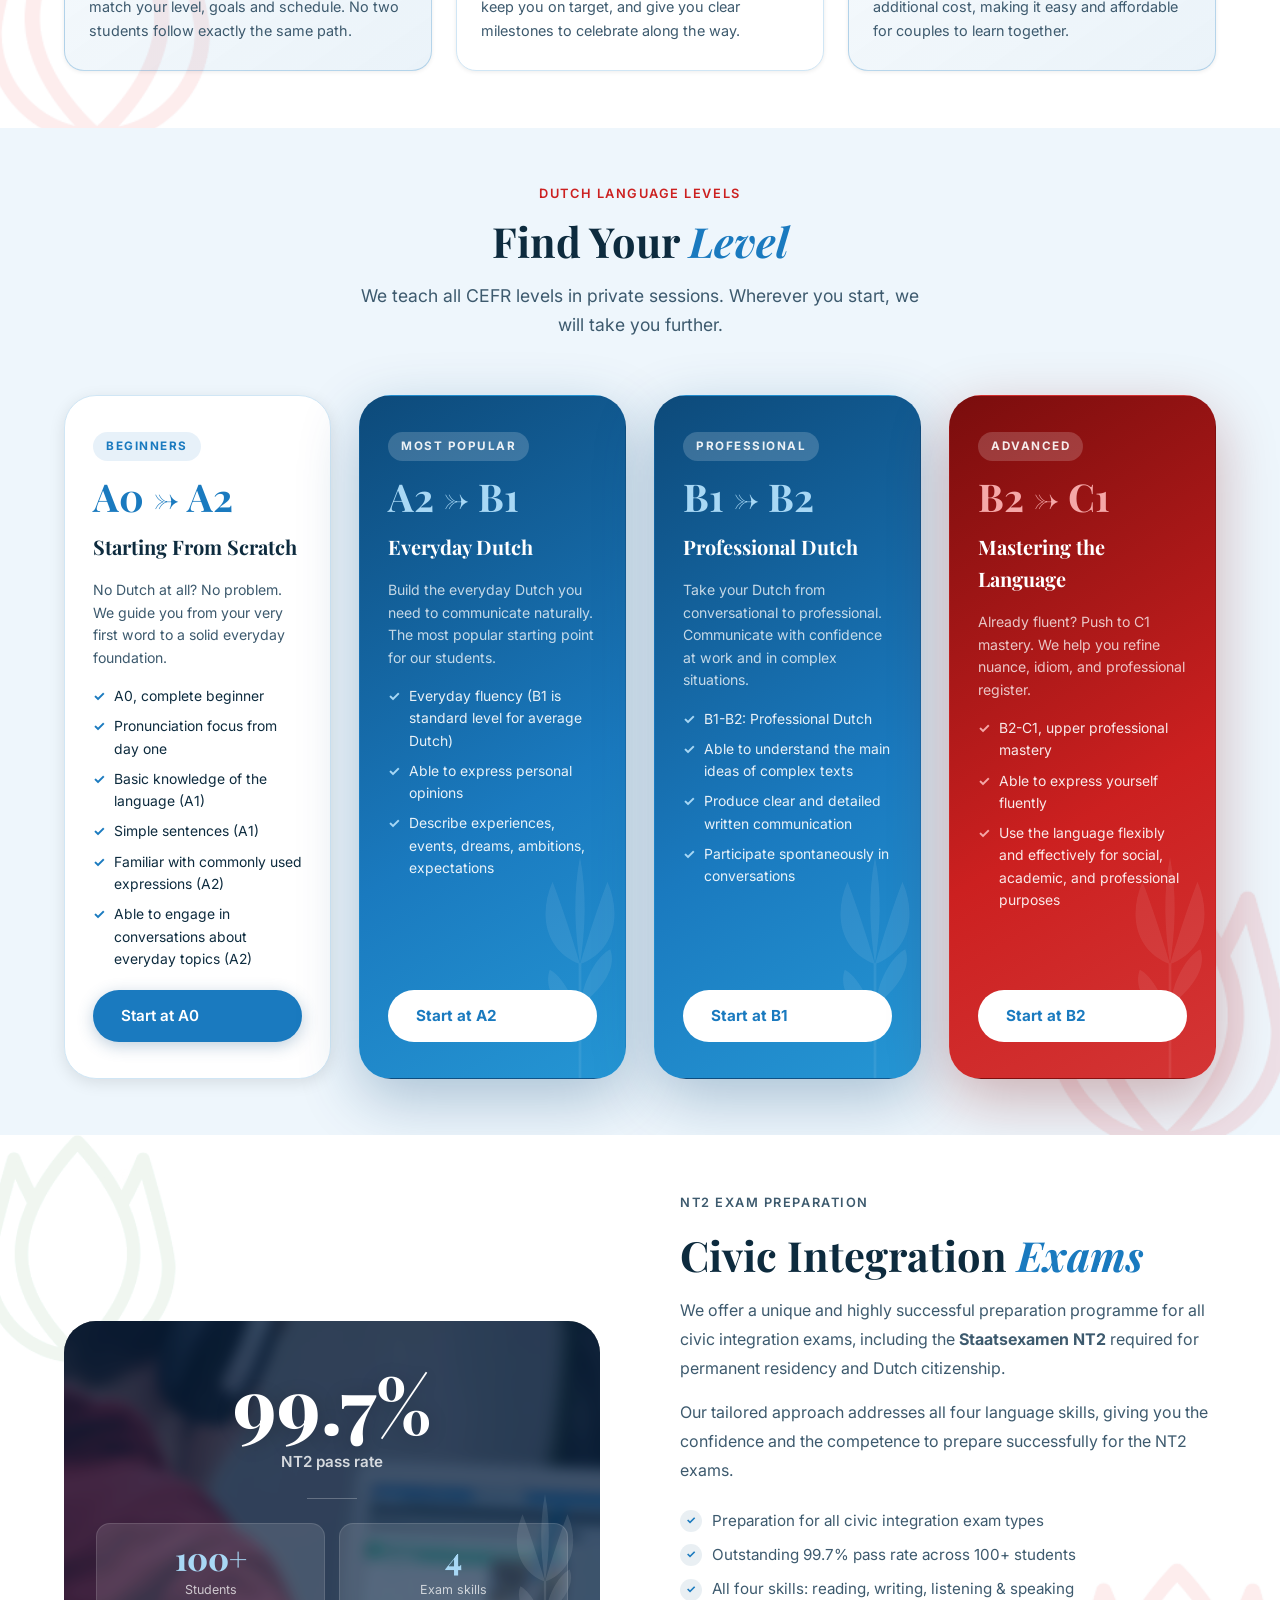
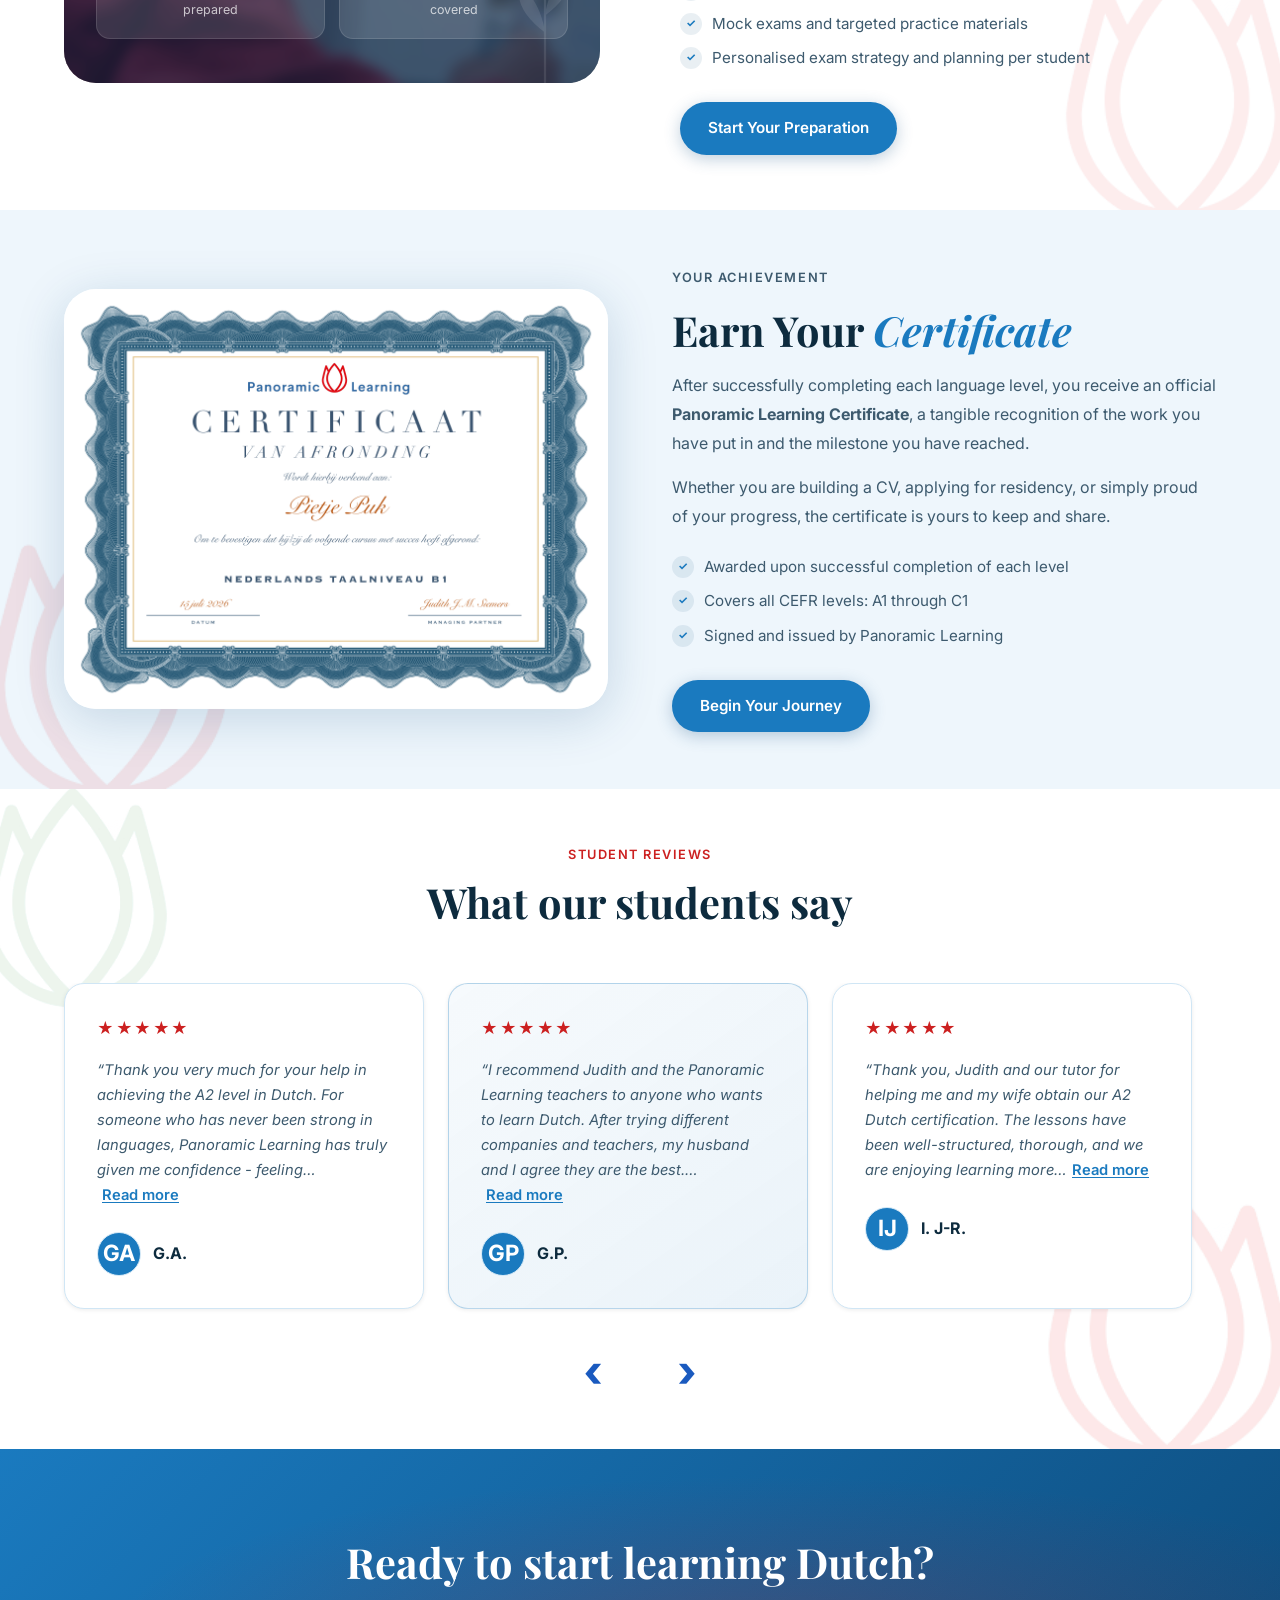
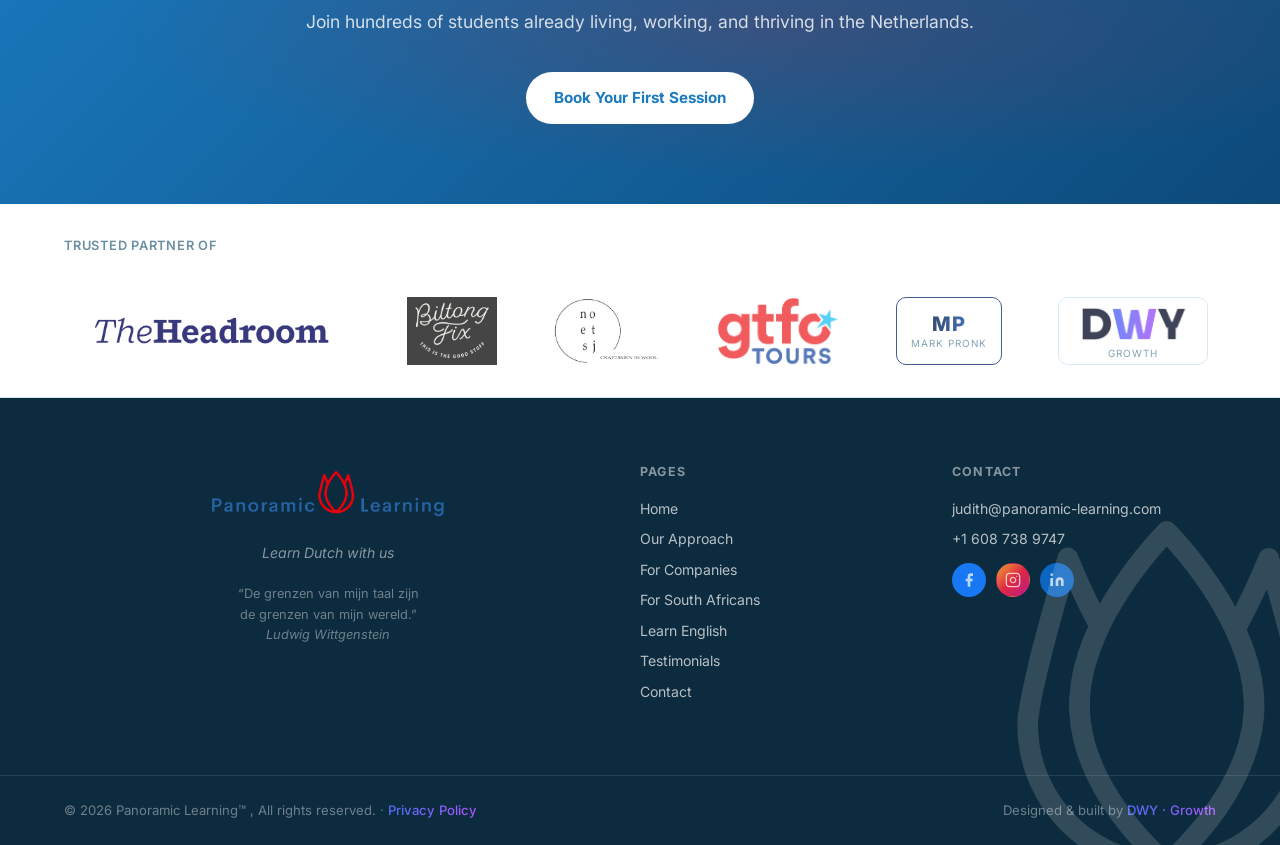
<file: approach.html>
﻿<!DOCTYPE html>
<html lang="en">

<head>
  <meta charset="UTF-8" />
  <meta name="viewport" content="width=device-width, initial-scale=1.0" />
  <title>Our Approach - Panoramic Learning</title>
  <meta name="description"
    content="Private Dutch lessons via Google Meet. 55 minutes, flexible scheduling, one dedicated tutor. All CEFR levels A0 to C1. 99.7% NT2 pass rate." />
  <meta name="robots" content="noindex, nofollow" />
  <link rel="icon" type="image/png" href="images/logo.png" />
  <link rel="preconnect" href="https://fonts.googleapis.com" />
  <link rel="preconnect" href="https://fonts.gstatic.com" crossorigin />
  <link
    href="https://fonts.googleapis.com/css2?family=Playfair+Display:ital,wght@0,400;0,600;0,700;1,400;1,600;1,700&family=Inter:wght@300;400;500;600;700;800&display=swap"
    rel="stylesheet" />
  <link rel="stylesheet" href="style.css" />
  <link rel="stylesheet" href="flag-icons.min.css">
  <style>
    /* ===== OUR APPROACH - PAGE-SPECIFIC STYLES ===== */
    .hero-card.hero-card--main {
      background-image: url('images/approach.png');
      background-size: cover;
      background-position: center;
      border: 3px solid rgba(255, 255, 255, .2);
      min-width: 450px;
    }

    /* Shorter hero for inner pages */
    .hero.page-hero {
      min-height: 72vh;
    }

    /* Active nav link */
    .main-menu a.nav-active {
      color: var(--clr-accent) !important;
      font-weight: 600;
    }

    /* ---------- HOW WE WORK: 3x3 feature cards ---------- */
    .approach-grid {
      display: grid;
      grid-template-columns: repeat(3, 1fr);
      gap: 24px;
      margin-top: 48px;
    }

    .approach-card {
      background: #fff;
      border-radius: var(--radius-lg);
      padding: 28px 24px;
      box-shadow: var(--shadow-sm);
      border: 1px solid var(--clr-border);
      display: flex;
      flex-direction: column;
      gap: 10px;
      transition: transform 0.22s ease, box-shadow 0.22s ease;
    }

    .approach-card:hover {
      transform: translateY(-5px);
      box-shadow: var(--shadow-lg);
    }

    .approach-card--accent {
      border-color: rgba(26, 122, 191, 0.28);
      background: linear-gradient(145deg, rgba(26, 122, 191, 0.04), rgba(26, 122, 191, 0.09));
    }

    .approach-card-icon {
      font-size: 2.2rem;
      line-height: 1;
      margin-bottom: 2px;
    }

    .approach-card h3 {
      font-family: var(--font-heading);
      font-size: 1.05rem;
      color: var(--clr-dark);
      margin: 0;
      font-weight: 600;
    }

    .approach-card p {
      font-size: 0.9rem;
      color: var(--clr-mid);
      margin: 0;
      line-height: 1.65;
    }

    /* ---------- LEVELS: 3 cards, middle featured ---------- */
    .levels-grid {
      display: grid;
      grid-template-columns: repeat(4, 1fr);
      gap: 28px;
      margin-top: 48px;
      align-items: stretch;
    }

    .level-card {
      border-radius: var(--radius-xl);
      padding: 36px 28px;
      background: #fff;
      box-shadow: var(--shadow-md);
      border: 1.5px solid var(--clr-border);
      display: flex;
      flex-direction: column;
      gap: 16px;
      position: relative;
      overflow: hidden;
      transition: transform 0.22s, box-shadow 0.22s;
    }

    .level-card:hover {
      transform: translateY(-4px);
      box-shadow: var(--shadow-lg);
    }

    .level-card--featured {
      background: linear-gradient(150deg, #0d4a7a 0%, #1a7abf 60%, #2596d4 100%);
      border-color: transparent;
      transform: scale(1.05);
      box-shadow: 0 20px 60px rgba(13, 74, 122, 0.30);
    }

    .level-card--featured:hover {
      transform: scale(1.05) translateY(-4px);
    }

    .level-badge {
      display: inline-flex;
      background: rgba(26, 122, 191, 0.10);
      color: var(--clr-primary);
      font-weight: 700;
      font-size: 0.73rem;
      letter-spacing: 1.5px;
      text-transform: uppercase;
      padding: 5px 13px;
      border-radius: 999px;
      width: fit-content;
    }

    .level-card--featured .level-badge {
      background: rgba(255, 255, 255, 0.18);
      color: rgba(255, 255, 255, 0.9);
    }

    .level-range {
      font-family: var(--font-heading);
      font-size: 2.4rem;
      font-weight: 700;
      color: var(--clr-primary);
      line-height: 1;
    }

    .level-card--featured .level-range {
      color: #a8d8f5;
    }

    .level-card h3 {
      font-family: var(--font-heading);
      font-size: 1.25rem;
      color: var(--clr-dark);
      margin: 0;
    }

    .level-card--featured h3 {
      color: #fff;
    }

    .level-card>p {
      font-size: 0.88rem;
      color: var(--clr-mid);
      line-height: 1.6;
      margin: 0;
    }

    .level-card--featured>p {
      color: rgba(255, 255, 255, 0.75);
    }

    .level-card ul {
      margin: 0;
      padding: 0;
      list-style: none;
      display: flex;
      flex-direction: column;
      gap: 8px;
      flex: 1;
    }

    .level-card ul li {
      display: flex;
      align-items: flex-start;
      gap: 9px;
      font-size: 0.87rem;
      color: var(--clr-dark);
    }

    .level-card ul li::before {
      content: '\2713';
      color: var(--clr-primary);
      font-weight: 700;
      flex-shrink: 0;
    }

    .level-card--featured ul li {
      color: rgba(255, 255, 255, 0.9);
    }

    .level-card--featured ul li::before {
      color: #a8d8f5;
    }

    .level-card--accent {
      background: linear-gradient(150deg, #7a0d0d 0%, #cc2020 60%, #d43535 100%);
      border-color: transparent;
      box-shadow: 0 20px 60px rgba(122, 13, 13, 0.30);
    }

    .level-card--accent:hover {
      transform: translateY(-4px);
      box-shadow: 0 24px 70px rgba(122, 13, 13, 0.38);
    }

    .level-card--accent .level-badge {
      background: rgba(255, 255, 255, 0.18);
      color: rgba(255, 255, 255, 0.9);
    }

    .level-card--accent .level-range {
      color: #f5a8a8;
    }

    .level-card--accent h3 {
      color: #fff;
    }

    .level-card--accent > p {
      color: rgba(255, 255, 255, 0.75);
    }

    .level-card--accent ul li {
      color: rgba(255, 255, 255, 0.9);
    }

    .level-card--accent ul li::before {
      color: #f5a8a8;
    }

    /* ---------- CERTIFICATE ---------- */
    .cert-wrap {
      display: grid;
      grid-template-columns: 1fr 1fr;
      gap: 64px;
      align-items: center;
    }

    .cert-visual {
      display: flex;
      justify-content: center;
    }

    .cert-card {
      background: #fff;
      border-radius: var(--radius-xl);
      box-shadow: 0 10px 50px rgba(13, 74, 122, 0.16);
      padding: 44px 36px;
      text-align: center;
      border: 2px solid rgba(26, 122, 191, 0.14);
      position: relative;
      max-width: 380px;
      width: 100%;
    }

    /* Corner decorations */
    .cert-card::before,
    .cert-card::after {
      content: '';
      position: absolute;
      width: 30px;
      height: 30px;
      border-color: rgba(26, 122, 191, 0.22);
      border-style: solid;
    }

    .cert-card::before {
      top: 14px;
      left: 14px;
      border-width: 2px 0 0 2px;
    }

    .cert-card::after {
      bottom: 14px;
      right: 14px;
      border-width: 0 2px 2px 0;
    }

    .cert-seal {
      width: 68px;
      height: 68px;
      background-image: url('images/logo.png');
      background-size: cover;
      border-radius: 50%;
      display: flex;
      align-items: center;
      justify-content: center;
      margin: 0 auto 20px;
      font-size: 1.9rem;
      box-shadow: 0 6px 20px rgba(13, 74, 122, 0.28);
    }

    .cert-eyebrow {
      font-size: 0.7rem;
      font-weight: 700;
      letter-spacing: 3px;
      text-transform: uppercase;
      color: var(--clr-light);
      margin-bottom: 6px;
    }

    .cert-title {
      font-family: var(--font-heading);
      font-size: 1.3rem;
      color: var(--clr-dark);
      margin-bottom: 0;
    }

    .cert-divider {
      border: none;
      border-top: 1px solid var(--clr-border);
      margin: 16px 0;
    }

    .cert-subtitle {
      font-size: 0.8rem;
      color: var(--clr-light);
      margin-bottom: 8px;
    }

    .cert-name {
      font-family: var(--font-heading);
      font-size: 1.7rem;
      font-style: italic;
      color: var(--clr-primary);
      margin: 4px 0 14px;
    }

    .cert-level-badge {
      font-size: 0.85rem;
      font-weight: 600;
      color: var(--clr-dark);
      background: var(--clr-bg-alt);
      padding: 5px 16px;
      border-radius: 999px;
      border: 1px solid var(--clr-border);
      display: inline-block;
    }

    .cert-footer-line {
      display: flex;
      align-items: center;
      justify-content: center;
      gap: 10px;
      margin-top: 20px;
      padding-top: 16px;
      border-top: 1px solid var(--clr-border);
    }

    .cert-logo-img {
      height: 26px;
    }

    .cert-year {
      font-size: 0.75rem;
      color: var(--clr-light);
    }

    /* ---------- RESPONSIVE ---------- */
    @media (max-width: 960px) {
      .approach-grid {
        grid-template-columns: repeat(2, 1fr);
      }

      .levels-grid {
        grid-template-columns: repeat(2, 1fr);
      }

      .level-card--featured {
        transform: none;
      }

      .level-card--featured:hover {
        transform: translateY(-4px);
      }

      .cert-wrap {
        grid-template-columns: 1fr;
        gap: 40px;
      }
    }

    @media (max-width: 600px) {
      .approach-grid {
        grid-template-columns: 1fr;
      }

      .levels-grid {
        grid-template-columns: 1fr;
      }

      .hero.page-hero {
        min-height: 60vh;
      }

      /* Prevent hero card min-width from overflowing on phones */
      .hero-card.hero-card--main {
        min-width: 0;
        width: 100%;
      }

      /* Keep level cards readable at small sizes */
      .level-card {
        padding: 28px 20px;
      }

      .level-range {
        font-size: 1.9rem;
      }
    }
  </style>
</head>

<body>

  <!-- ========== HEADER ========== -->
  <header class="site-header" id="site-header">
    <div class="container header-inner">
      <a href="index.html" class="logo">
        <span class="logo-highlight logo-highlight--full">
          <img src="images/full-logo.png" alt="Panoramic Learning" class="logo-img logo-img--full" />
        </span>
        <span class="logo-highlight logo-highlight--tulip">
          <img src="images/logo.png" alt="Panoramic Learning Tulip Logo" class="logo-img logo-img--tulip" />
        </span>
      </a>
      <nav class="main-nav" id="main-nav">
        <ul class="main-menu">
          <li><a href="approach.html" class="nav-active">Our Approach</a></li>
          <li><a href="companies.html">For Companies</a></li>
          <li><a href="south-africans.html">For South Africans</a></li>
          <li><a href="english.html">Learn English</a></li>
          <li><a href="testimonials.html">Testimonials</a></li>
          <li><a href="contact.html">Contact us</a></li>
        </ul>
      </nav>
      <div class="header-actions">
        <button class="hamburger" id="hamburger" aria-label="Toggle menu" aria-expanded="false">
          <span></span><span></span><span></span>
        </button>
      </div>
    </div>
  </header>

  <!-- ========== PAGE HERO ========== -->
  <section class="hero page-hero" id="approach-top">
    <div class="hero-bg"></div>
    <div class="container hero-inner">

      <!-- Left: heading + actions + stats -->
      <div class="hero-content slide-in-left">
        <p class="hero-eyebrow">How We Teach</p>
        <h1 class="hero-title">Our <em style="font-style:italic;color:#a8d8f5;">Approach</em></h1>
        <p class="hero-sub">Private, personal, and flexible Dutch and English lessons designed for real, lasting results. Online via
          Google Meet, available to learners worldwide.</p>
        <div class="hero-actions fade-up anim-delay-1">
          <a href="index.html#booking" class="btn btn-primary">Book Your First Session</a>
          <a href="#how-we-work" class="btn btn-outline">See How It Works</a>
        </div>
        <div class="hero-stats fade-up anim-delay-2">
          <div class="stat"><strong>55</strong><span>Min per lesson</span></div>
          <div class="stat"><strong>20+</strong><span>Expert tutors</span></div>
          <div class="stat"><strong>99.7%</strong><span>NT2 pass rate</span></div>
        </div>
      </div>

      <!-- Right: CEFR journey card + floating badges -->
      <div class="hero-visual slide-in-right">
        <div class="hero-card hero-card--main"></div>
        <div class="hero-card hero-card--float hero-card--float-1">
          <span class="badge-dot badge-dot--green"></span>
          <span>55 min per lesson</span>
        </div>
        <div class="hero-card hero-card--float hero-card--float-2">
          <strong>Same tutor</strong>
          <span>Every session</span>
        </div>
      </div>
    </div>

    <!-- Logo watermark decorations -->
    <div aria-hidden="true"
      style="position:absolute;left:-180px;bottom:-90px;opacity:0.13;z-index:0;pointer-events:none;">
      <img src="images/black-logo.png" alt="" style="width:600px;height:auto;display:block;" />
    </div>
    <div aria-hidden="true"
      style="position:absolute;right:-180px;bottom:-90px;opacity:0.13;z-index:0;pointer-events:none;">
      <img src="images/black-logo.png" alt="" style="width:600px;height:auto;display:block;" />
    </div>

    <div class="hero-wave">
      <svg viewBox="0 0 1440 60" preserveAspectRatio="none">
        <path d="M0,30 C360,60 1080,0 1440,30 L1440,60 L0,60 Z" fill="#ffffff" />
      </svg>
    </div>
  </section>

  <!-- ========== HOW WE WORK ========== -->
  <section class="section" id="how-we-work">
    <!-- tulip logo watermarks -->
    <div aria-hidden="true" style="position:absolute;left:-50px;bottom:-30px;opacity:0.07;z-index:0;pointer-events:none;"><img src="images/logo.png" alt="" style="width:300px;height:auto;display:block;"></div>
    <div aria-hidden="true" style="position:absolute;right:-50px;top:-20px;opacity:0.06;z-index:0;pointer-events:none;"><img src="images/logo.png" alt="" style="width:260px;height:auto;display:block;filter:hue-rotate(150deg);"></div>

    <div class="container">
      <div class="section-header fade-up">
        <p class="section-eyebrow">How We Teach</p>
        <h2 class="section-title">Private, Personal, <em>Flexible</em></h2>
        <p class="section-sub">Every element of our lessons is designed around one goal: your progress, at your pace.
        </p>
      </div>

      <div class="approach-grid">

        <div class="approach-card approach-card--accent fade-up anim-delay-1">
          <div class="approach-card-icon">&#x1F5A5;&#xFE0F;</div>
          <h3>Private lessons via Google Meet</h3>
          <p>One-on-one video sessions in a virtual classroom. No commuting, no classrooms, just you and your dedicated
            tutor.</p>
        </div>

        <div class="approach-card fade-up anim-delay-2">
          <div class="approach-card-icon">&#x23F1;&#xFE0F;</div>
          <h3>55 minutes per lesson</h3>
          <p>Each lesson is carefully structured for maximum focus. Long enough to make real progress, concise enough to
            stay energised.</p>
        </div>

        <div class="approach-card approach-card--accent fade-up anim-delay-3">
          <div class="approach-card-icon">&#x1F4C5;</div>
          <h3>Once or twice per week</h3>
          <p>Choose a learning rhythm that fits your life. Weekly for steady progress, twice weekly for faster
            advancement.</p>
        </div>

        <div class="approach-card fade-up anim-delay-1">
          <div class="approach-card-icon">&#x1F550;</div>
          <h3>Flexible scheduling</h3>
          <p>Available any day between 5:00 and 24:00 CET. Our global team spans time zones so there is always a slot
            that works for you.</p>
        </div>

        <div class="approach-card approach-card--accent fade-up anim-delay-2">
          <div class="approach-card-icon">&#x1F464;</div>
          <h3>One tutor, every time</h3>
          <p>You work with the same dedicated tutor session after session. They know your progress, your goals, and your
            learning style.</p>
        </div>

        <div class="approach-card fade-up anim-delay-3">
          <div class="approach-card-icon">&#x1F4DA;</div>
          <h3>Solid curriculum</h3>
          <p>Four e-books developed by the University of Groningen for intermediate and highly educated professionals.
            Covers A1 through C1.</p>
        </div>

        <div class="approach-card approach-card--accent fade-up anim-delay-1">
          <div class="approach-card-icon">&#x1F3AF;</div>
          <h3>Personalised guidance</h3>
          <p>A personalised approach ensures that lessons match your level, goals and schedule. No two students follow exactly the
            same path.</p>
        </div>

        <div class="approach-card fade-up anim-delay-2">
          <div class="approach-card-icon">&#x1F4CA;</div>
          <h3>Periodic testing</h3>
          <p>Regular assessments track your progress, keep you on target, and give you clear milestones to celebrate
            along the way.</p>
        </div>

        <div class="approach-card approach-card--accent fade-up anim-delay-3">
          <div class="approach-card-icon">&#x1F491;</div>
          <h3>Partners join for free</h3>
          <p>Registered partners can join lessons without additional cost, making it easy and affordable for couples to
            learn together.</p>
        </div>

      </div>
    </div>
  </section>

  <!-- ========== LEVELS ========== -->
  <section class="section section--alt" id="levels">
    <!-- tulip logo watermarks -->
    <div aria-hidden="true" style="position:absolute;right:-50px;bottom:-30px;opacity:0.09;z-index:0;pointer-events:none;"><img src="images/logo.png" alt="" style="width:320px;height:auto;display:block;"></div>

    <div class="container">
      <div class="section-header fade-up">
        <p class="section-eyebrow">Dutch Language Levels</p>
        <h2 class="section-title">Find Your <em>Level</em></h2>
        <p class="section-sub">We teach all CEFR levels in private sessions. Wherever you start, we will take you
          further.</p>
      </div>

      <div class="levels-grid">

        <!-- Beginners -->
        <div class="level-card fade-up anim-delay-1">
          <div class="level-badge">Beginners</div>
          <div class="level-range">A0 &#x2192; A2</div>
          <h3>Starting From Scratch</h3>
          <p>No Dutch at all? No problem. We guide you from your very first word to a solid everyday foundation.</p>
          <ul>
            <li>A0, complete beginner</li>
            <li>Pronunciation focus from day one</li>
            <li>Basic knowledge of the language (A1)</li>
            <li>Simple sentences (A1)</li>
            <li>Familiar with commonly used expressions (A2)</li>
            <li>Able to engage in conversations about everyday topics (A2)</li>
          </ul>
          <a href="index.html#booking" class="btn btn-primary" style="margin-top:4px;">Start at A0</a>
        </div>

        <!-- Intermediate A2–B1 (featured) -->
        <div class="level-card level-card--featured fade-up anim-delay-2">
          <!-- Tulip watermark inside card -->
          <svg aria-hidden="true" viewBox="0 0 80 200" xmlns="http://www.w3.org/2000/svg"
            style="position:absolute;bottom:-10px;right:-10px;width:110px;opacity:0.08;pointer-events:none;">
            <path d="M40,200 L40,110" fill="none" stroke="#fff" stroke-width="2" stroke-linecap="round" />
            <path d="M40,155 C24,143 13,128 18,114 C26,118 37,134 40,155Z" fill="#fff" />
            <path d="M40,140 C56,128 67,113 62,99 C54,103 43,118 40,140Z" fill="#fff" />
            <path d="M40,110 C16,101 9,76 20,50 C27,68 34,90 40,110Z" fill="#fff" />
            <path d="M40,110 C36,84 35,58 40,32 C45,58 44,84 40,110Z" fill="#fff" />
            <path d="M40,110 C64,101 71,76 60,50 C53,68 46,90 40,110Z" fill="#fff" />
          </svg>
          <div class="level-badge">Most popular</div>
          <div class="level-range">A2 &#x2192; B1</div>
          <h3>Everyday Dutch</h3>
          <p>Build the everyday Dutch you need to communicate naturally. The most popular starting point for our students.</p>
          <ul>
            <li>Everyday fluency (B1 is standard level for average Dutch)</li>
            <li>Able to express personal opinions</li>
            <li>Describe experiences, events, dreams, ambitions, expectations</li>
          </ul>
          <a href="index.html#booking" class="btn btn-white" style="margin-top:4px;">Start at A2</a>
        </div>

        <!-- Intermediate B1–B2 (featured) -->
        <div class="level-card level-card--featured fade-up anim-delay-3">
          <!-- Tulip watermark inside card -->
          <svg aria-hidden="true" viewBox="0 0 80 200" xmlns="http://www.w3.org/2000/svg"
            style="position:absolute;bottom:-10px;right:-10px;width:110px;opacity:0.08;pointer-events:none;">
            <path d="M40,200 L40,110" fill="none" stroke="#fff" stroke-width="2" stroke-linecap="round" />
            <path d="M40,155 C24,143 13,128 18,114 C26,118 37,134 40,155Z" fill="#fff" />
            <path d="M40,140 C56,128 67,113 62,99 C54,103 43,118 40,140Z" fill="#fff" />
            <path d="M40,110 C16,101 9,76 20,50 C27,68 34,90 40,110Z" fill="#fff" />
            <path d="M40,110 C36,84 35,58 40,32 C45,58 44,84 40,110Z" fill="#fff" />
            <path d="M40,110 C64,101 71,76 60,50 C53,68 46,90 40,110Z" fill="#fff" />
          </svg>
          <div class="level-badge">Professional</div>
          <div class="level-range">B1 &#x2192; B2</div>
          <h3>Professional Dutch</h3>
          <p>Take your Dutch from conversational to professional. Communicate with confidence at work and in complex situations.</p>
          <ul>
            <li>B1-B2: Professional Dutch</li>
            <li>Able to understand the main ideas of complex texts</li>
            <li>Produce clear and detailed written communication</li>
            <li>Participate spontaneously in conversations</li>
          </ul>
          <a href="index.html#booking" class="btn btn-white" style="margin-top:4px;">Start at B1</a>
        </div>

        <!-- Advanced -->
        <div class="level-card level-card--accent fade-up anim-delay-3" style="animation-delay:0.45s">
          <!-- Tulip watermark inside card -->
          <svg aria-hidden="true" viewBox="0 0 80 200" xmlns="http://www.w3.org/2000/svg"
            style="position:absolute;bottom:-10px;right:-10px;width:110px;opacity:0.08;pointer-events:none;">
            <path d="M40,200 L40,110" fill="none" stroke="#fff" stroke-width="2" stroke-linecap="round" />
            <path d="M40,155 C24,143 13,128 18,114 C26,118 37,134 40,155Z" fill="#fff" />
            <path d="M40,140 C56,128 67,113 62,99 C54,103 43,118 40,140Z" fill="#fff" />
            <path d="M40,110 C16,101 9,76 20,50 C27,68 34,90 40,110Z" fill="#fff" />
            <path d="M40,110 C36,84 35,58 40,32 C45,58 44,84 40,110Z" fill="#fff" />
            <path d="M40,110 C64,101 71,76 60,50 C53,68 46,90 40,110Z" fill="#fff" />
          </svg>
          <div class="level-badge">Advanced</div>
          <div class="level-range">B2 &#x2192; C1</div>
          <h3>Mastering the Language</h3>
          <p>Already fluent? Push to C1 mastery. We help you refine nuance, idiom, and professional register.</p>
          <ul>
            <li>B2-C1, upper professional mastery</li>
            <li>Able to express yourself fluently</li>
            <li>Use the language flexibly and effectively for social, academic, and professional purposes</li>
          </ul>
          <a href="index.html#booking" class="btn btn-white" style="margin-top:4px;">Start at B2</a>
        </div>

      </div>
    </div>
  </section>

  <!-- ========== CIVIC INTEGRATION EXAMS ========== -->
  <section class="section about" id="nt2">
    <!-- tulip logo watermarks -->
    <div aria-hidden="true" style="position:absolute;right:-50px;bottom:-30px;opacity:0.07;z-index:0;pointer-events:none;"><img src="images/logo.png" alt="" style="width:300px;height:auto;display:block;"></div>
    <div aria-hidden="true" style="position:absolute;left:-50px;top:-20px;opacity:0.06;z-index:0;pointer-events:none;"><img src="images/logo.png" alt="" style="width:260px;height:auto;display:block;filter:hue-rotate(150deg);"></div>

    <div class="container about-grid">

      <!-- Left: stats visual box -->
      <div class="about-image-wrap slide-in-left">
        <div
          style="border-radius:var(--radius-xl);overflow:hidden;position:relative;min-height:360px;display:flex;flex-direction:column;align-items:center;justify-content:center;gap:24px;padding:44px 32px;width:100%;">
          <!-- Blurred background image -->
          <div style="position:absolute;inset:0;background:url('images/exam.jpg') center/cover no-repeat;filter:blur(6px) brightness(0.45);transform:scale(1.08);z-index:0;"></div>
          <!-- Blue tint overlay -->
          <div style="position:absolute;inset:0;background:rgba(10,50,100,0.45);z-index:1;"></div>
          <!-- Content above blur -->
          <div style="position:relative;z-index:2;display:flex;flex-direction:column;align-items:center;gap:24px;width:100%;">
          <!-- Big stat -->
          <div style="text-align:center;">
            <div
              style="font-family:var(--font-heading);font-size:4.8rem;font-weight:800;color:#fff;line-height:1;text-shadow:0 2px 20px rgba(0,0,0,0.2);">
              99.7%</div>
            <div style="color:rgba(255,255,255,0.8);font-size:0.95rem;font-weight:600;margin-top:8px;">NT2 pass rate
            </div>
          </div>
          <div style="width:50px;height:1px;background:rgba(255,255,255,0.25);"></div>
          <!-- Mini stats grid -->
          <div style="display:grid;grid-template-columns:1fr 1fr;gap:14px;width:100%;">
            <div
              style="background:rgba(255,255,255,0.12);border-radius:14px;padding:18px 14px;text-align:center;border:1px solid rgba(255,255,255,0.12);">
              <div style="font-family:var(--font-heading);font-size:2rem;font-weight:800;color:#a8d8f5;line-height:1;">
                100+</div>
              <div style="color:rgba(255,255,255,0.72);font-size:0.78rem;margin-top:6px;">Students<br>prepared</div>
            </div>
            <div
              style="background:rgba(255,255,255,0.12);border-radius:14px;padding:18px 14px;text-align:center;border:1px solid rgba(255,255,255,0.12);">
              <div style="font-family:var(--font-heading);font-size:2rem;font-weight:800;color:#a8d8f5;line-height:1;">4
              </div>
              <div style="color:rgba(255,255,255,0.72);font-size:0.78rem;margin-top:6px;">Exam skills<br>covered</div>
            </div>
          </div>
          </div><!-- end content above blur -->
          <!-- Tulip watermark -->
          <svg aria-hidden="true" viewBox="0 0 80 200" xmlns="http://www.w3.org/2000/svg"
            style="position:absolute;bottom:0;right:10px;width:90px;opacity:0.10;pointer-events:none;z-index:3;">
            <path d="M40,200 L40,110" fill="none" stroke="#fff" stroke-width="2" stroke-linecap="round" />
            <path d="M40,155 C24,143 13,128 18,114 C26,118 37,134 40,155Z" fill="#fff" />
            <path d="M40,140 C56,128 67,113 62,99 C54,103 43,118 40,140Z" fill="#fff" />
            <path d="M40,110 C16,101 9,76 20,50 C27,68 34,90 40,110Z" fill="#fff" />
            <path d="M40,110 C36,84 35,58 40,32 C45,58 44,84 40,110Z" fill="#fff" />
            <path d="M40,110 C64,101 71,76 60,50 C53,68 46,90 40,110Z" fill="#fff" />
          </svg>
        </div>
      </div>

      <!-- Right: content -->
      <div class="about-content slide-in-right">
        <p class="section-eyebrow">NT2 Exam Preparation</p>
        <h2 class="section-title">Civic Integration <em>Exams</em></h2>
        <p>We offer a unique and highly successful preparation programme for all civic integration exams, including the
          <strong>Staatsexamen NT2</strong> required for permanent residency and Dutch citizenship.
        </p>
        <p>Our tailored approach addresses all four language skills, giving you the confidence and the competence to
          prepare successfully for the NT2 exams.</p>
        <ul class="about-features">
          <li><span class="feature-icon">&#x2713;</span> Preparation for all civic integration exam types</li>
          <li><span class="feature-icon">&#x2713;</span> Outstanding 99.7% pass rate across 100+ students</li>
          <li><span class="feature-icon">&#x2713;</span> All four skills: reading, writing, listening &amp; speaking
          </li>
          <li><span class="feature-icon">&#x2713;</span> Mock exams and targeted practice materials</li>
          <li><span class="feature-icon">&#x2713;</span> Personalised exam strategy and planning per student</li>
        </ul>
        <a href="index.html#booking" class="btn btn-primary">Start Your Preparation</a>
      </div>
    </div>
  </section>

  <!-- ========== CERTIFICATES ========== -->
  <section class="section section--alt" id="certificates">
    <!-- tulip logo watermarks -->
    <div aria-hidden="true" style="position:absolute;left:-50px;bottom:-30px;opacity:0.09;z-index:0;pointer-events:none;"><img src="images/logo.png" alt="" style="width:320px;height:auto;display:block;"></div>

    <div class="container">
      <div class="cert-wrap">

        <!-- Certificate visual (left) -->
        <div class="cert-visual slide-in-left">
          <img src="images/certificate.png" alt="Panoramic Learning Certificate of Achievement"
            style="max-width:100%;border-radius:var(--radius-xl);box-shadow:0 10px 50px rgba(13,74,122,0.18);" />
        </div>

        <!-- Text content (right) -->
        <div class="about-content slide-in-right">
          <p class="section-eyebrow">Your Achievement</p>
          <h2 class="section-title">Earn Your <em>Certificate</em></h2>
          <p>After successfully completing each language level, you receive an official <strong>Panoramic Learning
              Certificate</strong>, a tangible recognition of the work you have put in and the milestone you have
            reached.</p>
          <p>Whether you are building a CV, applying for residency, or simply proud of your progress, the certificate is
            yours to keep and share.</p>
          <ul class="about-features">
            <li><span class="feature-icon">&#x2713;</span> Awarded upon successful completion of each level</li>
            <li><span class="feature-icon">&#x2713;</span> Covers all CEFR levels: A1 through C1</li>
            <li><span class="feature-icon">&#x2713;</span> Signed and issued by Panoramic Learning</li>
          </ul>
          <a href="index.html#booking" class="btn btn-primary">Begin Your Journey</a>
        </div>

      </div>
    </div>
  </section>

  <!-- ========== TESTIMONIALS ========== -->
  <section class="section section--alt testimonials" id="testimonials">
    <!-- tulip logo watermarks -->
    <div aria-hidden="true" style="position:absolute;right:-50px;bottom:-30px;opacity:0.09;z-index:0;pointer-events:none;"><img src="images/logo.png" alt="" style="width:320px;height:auto;display:block;"></div>
    <div aria-hidden="true" style="position:absolute;left:-50px;top:-20px;opacity:0.07;z-index:0;pointer-events:none;"><img src="images/logo.png" alt="" style="width:250px;height:auto;display:block;filter:hue-rotate(150deg);"></div>
    <div class="container">
      <div class="section-header fade-up">
        <p class="section-eyebrow">Student Reviews</p>
        <h2 class="section-title">What our students say</h2>
      </div>
      <div class="testimonial-track-wrap">
        <div class="testimonial-track" id="testimonial-track">
          <div class="testimonial-card">
            <div class="testimonial-stars">★★★★★</div>
            <p>"Within three months I could hold a full conversation with my Dutch colleagues. The cultural context Judith brings to every lesson is what makes Panoramic Learning different."</p>
            <div class="testimonial-author">
              <div class="author-avatar">SR</div>
              <div><strong>Sarah R.</strong><br><span>Software Engineer, relocated from UK</span></div>
            </div>
          </div>
          <div class="testimonial-card">
            <div class="testimonial-stars">★★★★★</div>
            <p>"I tried two other Dutch courses before finding Panoramic Learning. The grammar-first approach finally made things click. Highly recommend for anyone serious about learning."</p>
            <div class="testimonial-author">
              <div class="author-avatar">MK</div>
              <div><strong>Marco K.</strong><br><span>Marketing Manager, Amsterdam</span></div>
            </div>
          </div>
          <div class="testimonial-card">
            <div class="testimonial-stars">★★★★★</div>
            <p>"Flexible scheduling was a game changer, I'm based in New York and my tutor is in Europe. We always find a time that works. The lessons feel personal, never generic."</p>
            <div class="testimonial-author">
              <div class="author-avatar">LP</div>
              <div><strong>Lena P.</strong><br><span>Expat preparing for relocation</span></div>
            </div>
          </div>
          <div class="testimonial-card">
            <div class="testimonial-stars">★★★★★</div>
            <p>"I passed my NT2 exam on the first attempt. My tutor prepared me not just with language, but with confidence. The investment paid off many times over."</p>
            <div class="testimonial-author">
              <div class="author-avatar">AT</div>
              <div><strong>Ayşe T.</strong><br><span>Permanent residency applicant</span></div>
            </div>
          </div>
          <div class="testimonial-card">
            <div class="testimonial-stars">★★★★★</div>
            <p>"The combination of real-world Dutch, news, idioms, humour, with proper grammar made learning genuinely enjoyable. I actually look forward to my lessons."</p>
            <div class="testimonial-author">
              <div class="author-avatar">JB</div>
              <div><strong>James B.</strong><br><span>Teacher, The Hague</span></div>
            </div>
          </div>
          <div class="testimonial-card">
            <div class="testimonial-stars">★★★★★</div>
            <p>"My whole family joined, kids and adults together. Each of us got a tailored programme. It felt like a private language school, not a one-size-fits-all online course."</p>
            <div class="testimonial-author">
              <div class="author-avatar">FD</div>
              <div><strong>Fatima D.</strong><br><span>Relocated family, Rotterdam</span></div>
            </div>
          </div>
          <!-- Duplicate cards for infinite scroll effect -->
          <div class="testimonial-card">
            <div class="testimonial-stars">★★★★★</div>
            <p>"Within three months I could hold a full conversation with my Dutch colleagues. The cultural context Judith brings to every lesson is what makes Panoramic Learning different."</p>
            <div class="testimonial-author">
              <div class="author-avatar">SR</div>
              <div><strong>Sarah R.</strong><br><span>Software Engineer, relocated from UK</span></div>
            </div>
          </div>
          <div class="testimonial-card">
            <div class="testimonial-stars">★★★★★</div>
            <p>"I tried two other Dutch courses before finding Panoramic Learning. The grammar-first approach finally made things click. Highly recommend for anyone serious about learning."</p>
            <div class="testimonial-author">
              <div class="author-avatar">MK</div>
              <div><strong>Marco K.</strong><br><span>Marketing Manager, Amsterdam</span></div>
            </div>
          </div>
          <div class="testimonial-card">
            <div class="testimonial-stars">★★★★★</div>
            <p>"Flexible scheduling was a game changer, I'm based in New York and my tutor is in Europe. We always find a time that works. The lessons feel personal, never generic."</p>
            <div class="testimonial-author">
              <div class="author-avatar">LP</div>
              <div><strong>Lena P.</strong><br><span>Expat preparing for relocation</span></div>
            </div>
          </div>
        </div>
      </div>
      <div class="testimonial-nav">
        <span class="tnav-arrow" id="tnav-prev" aria-label="Previous" tabindex="0">‹</span>
        <span class="tnav-arrow" id="tnav-next" aria-label="Next" tabindex="0">›</span>
      </div>
    </div>
  </section>

  <!-- ========== CTA BAND ========== -->
  <section class="cta-band">
    <!-- tulip logo watermarks -->
    <div class="container cta-band-inner">
      <h2>Ready to start learning Dutch?</h2>
      <p>Join hundreds of students already living, working, and thriving in the Netherlands.</p>
      <a href="index.html#booking" class="btn btn-white">Book Your First Session</a>
    </div>
  </section>

  <!-- ========== PARTNERS STRIP ========== -->
  <section class="partners">
    <div class="container">
      <p class="partners-label">Trusted partner of</p>
      <div class="partners-logos">
        <a href="https://theheadroom.nl/" target="_blank" rel="noopener" class="partner-logo"><img src="images/the-headroom.png" alt="The Headroom" style="height:68px;" /></a>
        <a href="https://biltongfix.com/" target="_blank" rel="noopener" class="partner-logo"><img src="images/biltang.png" alt="Biltong Fix" style="height:68px;" /></a>
        <a href="https://noetsj.com/nl/" target="_blank" rel="noopener" class="partner-logo"><img src="images/noetsj.png" alt="Noetsj Craftsmen in Wool" style="height:68px;" /></a>
        <a href="https://gtfotours.com" target="_blank" rel="noopener" class="partner-logo"><img src="images/gtfo.png" alt="GTFO Tours" style="height:68px;" /></a>
        <a href="https://www.linkedin.com/in/mark-pronk-30429446/" target="_blank" rel="noopener" class="partner-logo"><span class="partner-text-logo partner-text-logo--mp"><strong>MP</strong><small>Mark Pronk</small></span></a>
        <a href="https://dwygrowth.com" target="_blank" rel="noopener" class="partner-logo"><span class="partner-text-logo partner-text-logo--dwy"><img src="images/dwy.png" alt="DWY Growth" style="height:44px;" /><small>Growth</small></span></a>
      </div>
    </div>
  </section>

  <!-- ========== FOOTER ========== -->
  <footer class="site-footer">
    <!-- tulip logo watermarks -->
    <div aria-hidden="true" style="position:absolute;right:-60px;bottom:-40px;opacity:0.15;z-index:0;pointer-events:none;"><img src="images/black-logo.png" alt="" style="width:340px;height:auto;display:block;filter:invert(1);"></div>
    <div class="container footer-grid">
      <div class="footer-brand">
        <a href="index.html" class="logo logo--footer">
          <img src="images/full-logo.png" alt="Panoramic Learning" class="logo-img logo-img--footer" />
        </a>
        <p class="footer-tagline">Learn Dutch with us</p>
        <p class="footer-quote">&ldquo;De grenzen van mijn taal zijn<br>de grenzen van mijn wereld.&rdquo;<br><em>Ludwig Wittgenstein</em></p>
      </div>
      <div class="footer-col">
        <h4>Pages</h4>
        <a href="index.html">Home</a>
        <a href="approach.html">Our Approach</a>
        <a href="companies.html">For Companies</a>
        <a href="south-africans.html">For South Africans</a>
        <a href="english.html">Learn English</a>
        <a href="testimonials.html">Testimonials</a>
        <a href="contact.html">Contact</a>
      </div>
      <div class="footer-col">
        <h4>Contact</h4>
        <a href="mailto:judith@panoramic-learning.com" style="white-space:nowrap;">judith@panoramic-learning.com</a>
        <a href="tel:+16087389747" style="white-space:nowrap;">+1 608 738 9747</a>
        <div class="social-btns social-btns--footer">
          <a href="https://www.facebook.com/panoramiclearning" target="_blank" rel="noopener"
            class="social-btn social-btn--fb" aria-label="Facebook">
            <svg xmlns="http://www.w3.org/2000/svg" width="16" height="16" viewBox="0 0 24 24" fill="currentColor">
              <path d="M18 2h-3a5 5 0 0 0-5 5v3H7v4h3v8h4v-8h3l1-4h-4V7a1 1 0 0 1 1-1h3z" />
            </svg>
          </a>
          <a href="https://www.instagram.com/panoramic_learning" target="_blank" rel="noopener"
            class="social-btn social-btn--ig" aria-label="Instagram">
            <svg xmlns="http://www.w3.org/2000/svg" width="16" height="16" viewBox="0 0 24 24" fill="none"
              stroke="currentColor" stroke-width="2" stroke-linecap="round" stroke-linejoin="round">
              <rect x="2" y="2" width="20" height="20" rx="5" ry="5" />
              <path d="M16 11.37A4 4 0 1 1 12.63 8 4 4 0 0 1 16 11.37z" />
              <line x1="17.5" y1="6.5" x2="17.51" y2="6.5" />
            </svg>
          </a>
          <a href="https://www.linkedin.com/company/panoramic-learning" target="_blank" rel="noopener"
            class="social-btn social-btn--li" aria-label="LinkedIn">
            <svg xmlns="http://www.w3.org/2000/svg" width="16" height="16" viewBox="0 0 24 24" fill="currentColor"><path d="M16 8a6 6 0 0 1 6 6v7h-4v-7a2 2 0 0 0-2-2 2 2 0 0 0-2 2v7h-4v-7a6 6 0 0 1 6-6z"/><rect x="2" y="9" width="4" height="12"/><circle cx="4" cy="4" r="2"/></svg>
          </a>
        </div>
      </div>
    </div>
    <div class="footer-bottom">
      <div class="container">
        <p>&copy; 2026 Panoramic Learning&trade; , All rights reserved. &middot; <a href="privacy-policy.html" class="footer-agency-link">Privacy Policy</a></p>
        <p>Designed &amp; built by <a href="https://dwygrowth.com" target="_blank" rel="noopener" class="footer-agency-link">DWY · Growth</a></p>
      </div>
    </div>
  </footer>

  <script src="script.js"></script>
  <script src="scroll-animate.js"></script>
</body>

</html>
</file>
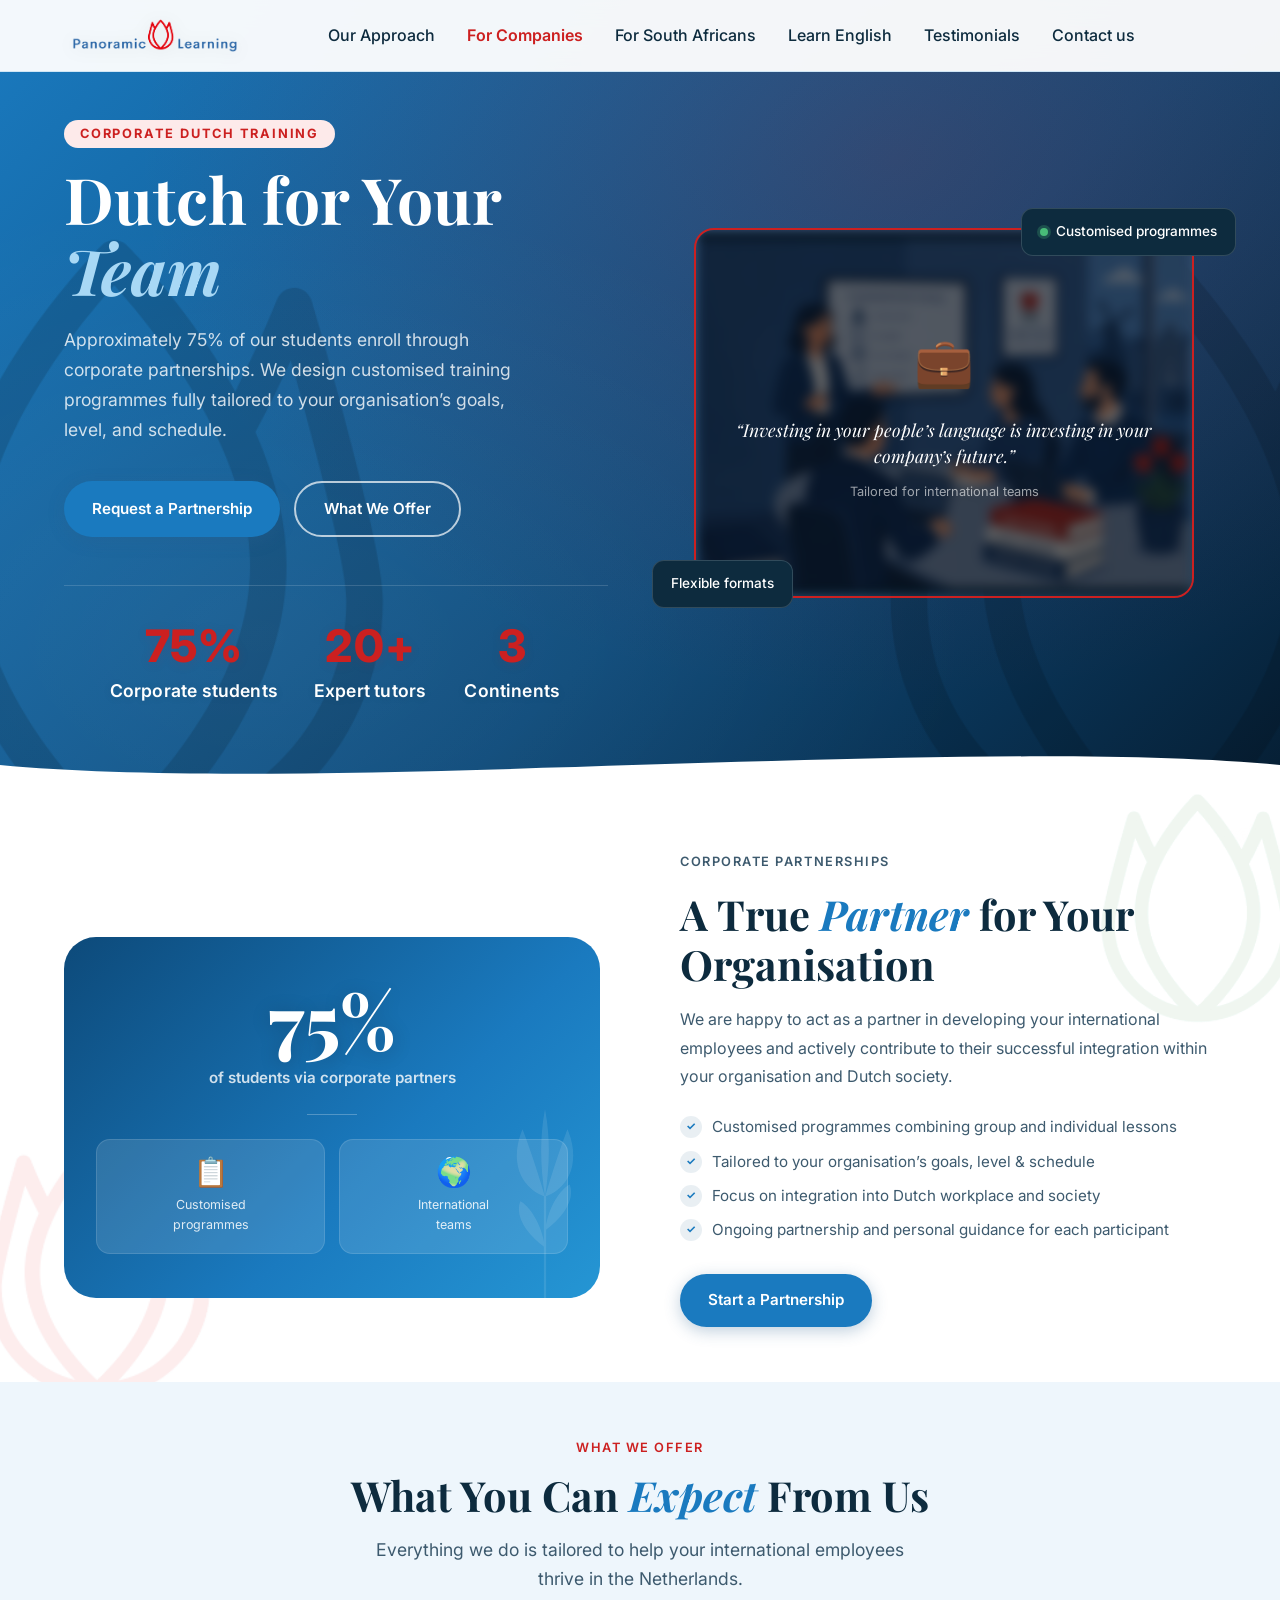
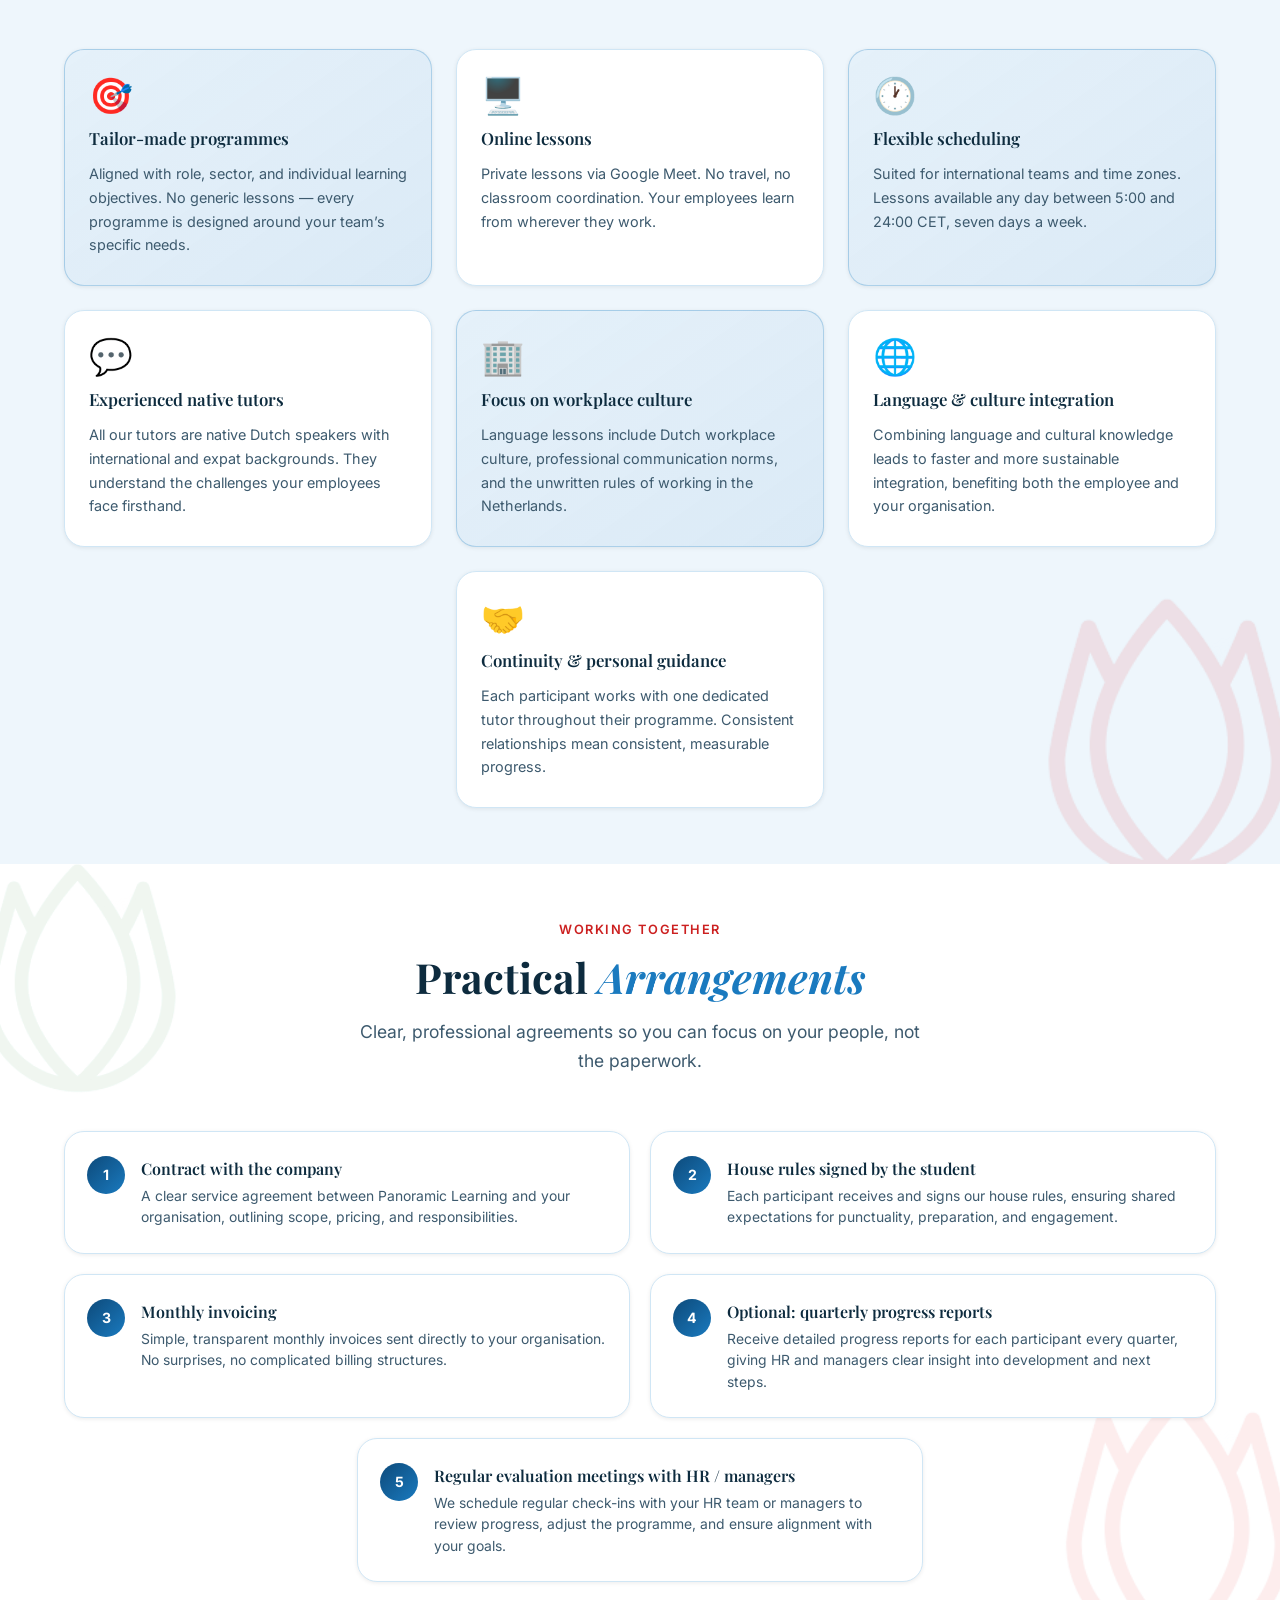
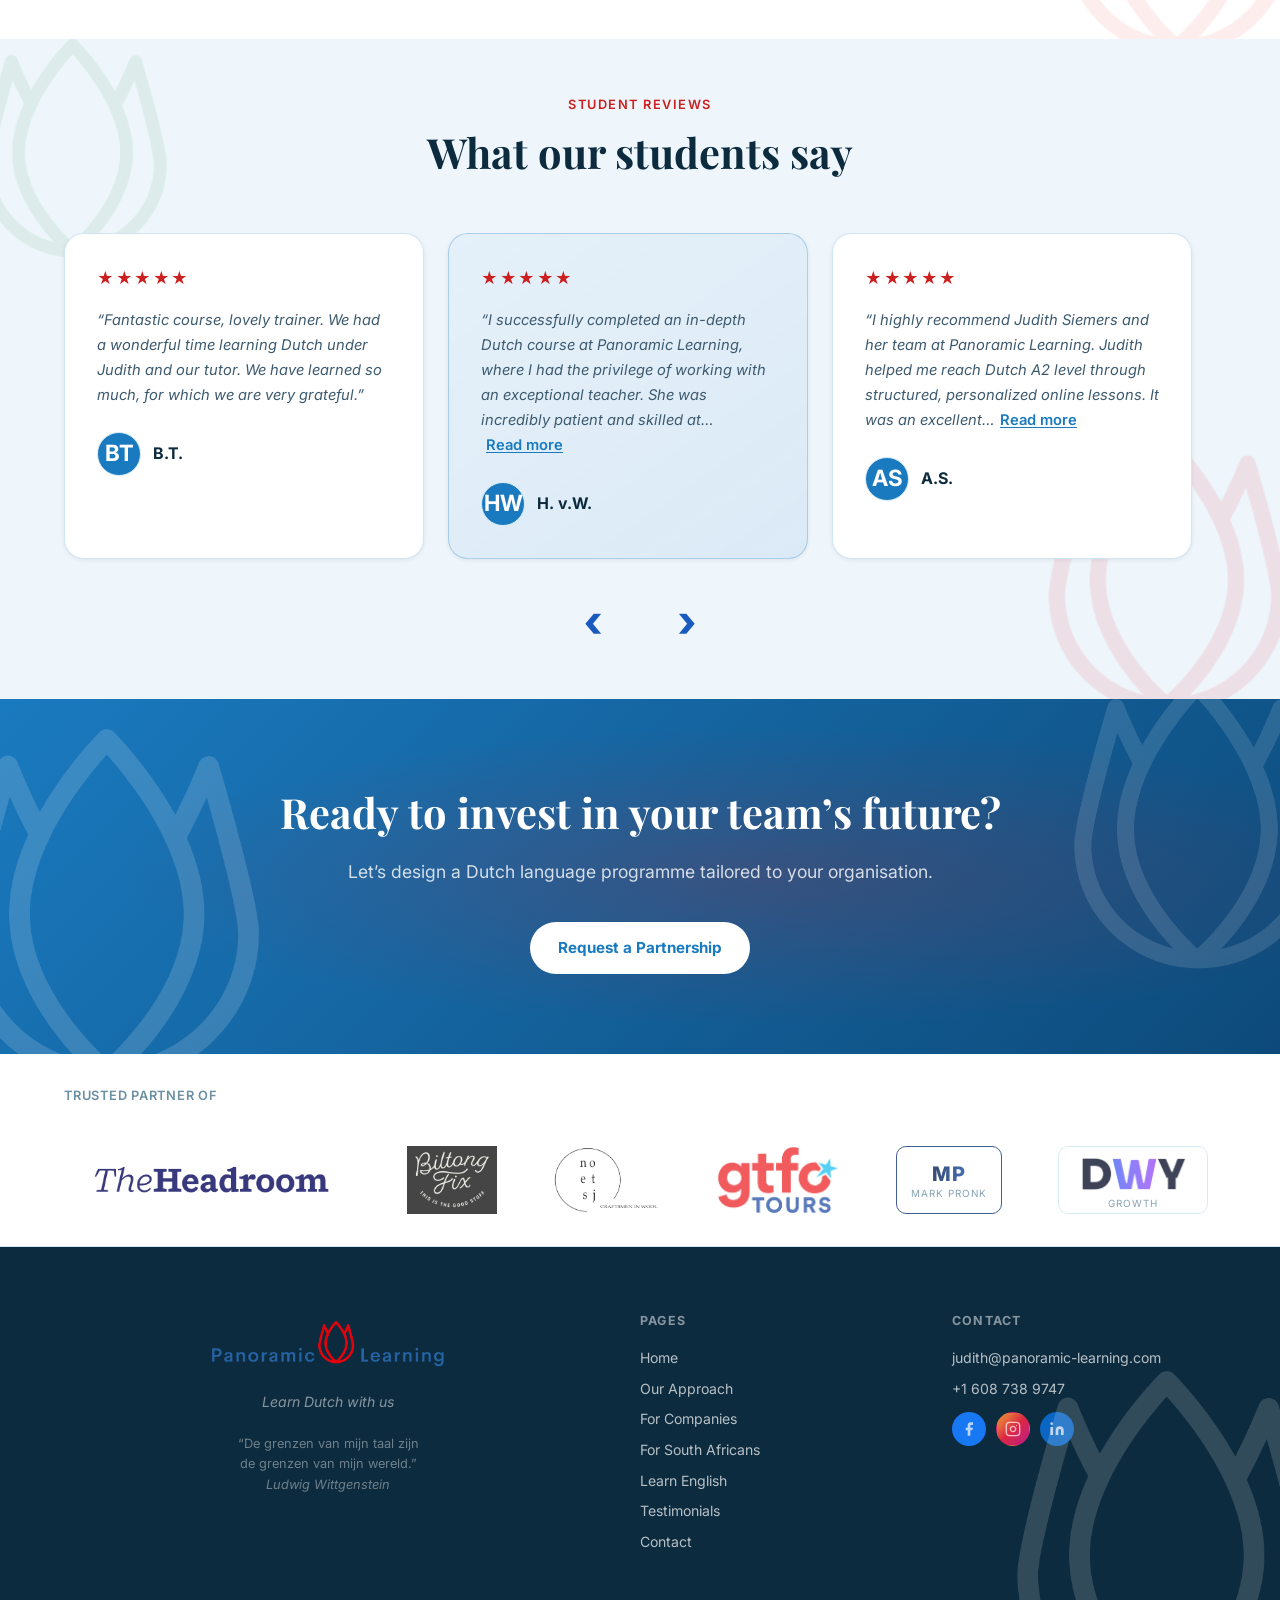
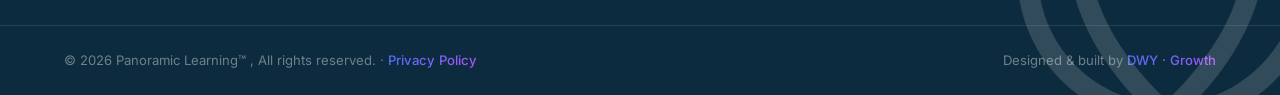
<file: companies.html>
﻿<!DOCTYPE html>
<html lang="en">

<head>
  <meta charset="UTF-8" />
  <meta name="viewport" content="width=device-width, initial-scale=1.0" />
  <title>For Companies - Panoramic Learning</title>
  <meta name="description" content="Corporate Dutch language training. Customised programmes for international employees, flexible scheduling, native tutors with expat experience." />
  <meta name="robots" content="noindex, nofollow" />
  <link rel="icon" type="image/png" href="images/logo.png" />
  <link rel="preconnect" href="https://fonts.googleapis.com" />
  <link rel="preconnect" href="https://fonts.gstatic.com" crossorigin />
  <link href="https://fonts.googleapis.com/css2?family=Playfair+Display:ital,wght@0,400;0,600;0,700;1,400;1,600;1,700&family=Inter:wght@300;400;500;600;700;800&display=swap" rel="stylesheet" />
  <link rel="stylesheet" href="style.css" />
  <link rel="stylesheet" href="flag-icons.min.css">

  <style>
    /* ===== FOR COMPANIES - PAGE-SPECIFIC STYLES ===== */
    .hero.page-hero { min-height: 72vh; }
    .main-menu a.nav-active { color: var(--clr-accent) !important; font-weight: 600; }

    /* ---------- FEATURE CARDS GRID (What you can expect) ---------- */
    .features-grid {
      display: grid;
      grid-template-columns: repeat(3, 1fr);
      gap: 24px;
      margin-top: 48px;
    }
    .feature-card:last-child:nth-child(3n+1) {
      grid-column: 2;
    }
    .feature-card {
      background: #fff;
      border-radius: var(--radius-lg);
      padding: 28px 24px;
      box-shadow: var(--shadow-sm);
      border: 1px solid var(--clr-border);
      display: flex;
      flex-direction: column;
      gap: 10px;
      transition: transform 0.22s ease, box-shadow 0.22s ease;
    }
    .feature-card:hover { transform: translateY(-5px); box-shadow: var(--shadow-lg); }
    .feature-card--accent {
      border-color: rgba(26,122,191,0.28);
      background: linear-gradient(145deg, rgba(26,122,191,0.04), rgba(26,122,191,0.09));
    }
    .feature-card-icon { font-size: 2.2rem; line-height: 1; margin-bottom: 2px; }
    .feature-card h3 {
      font-family: var(--font-heading);
      font-size: 1.05rem;
      color: var(--clr-dark);
      margin: 0;
      font-weight: 600;
    }
    .feature-card p { font-size: 0.9rem; color: var(--clr-mid); margin: 0; line-height: 1.65; }

    /* ---------- PRACTICAL ARRANGEMENTS ---------- */
    .arrangements-grid {
      display: grid;
      grid-template-columns: repeat(2, 1fr);
      gap: 20px;
      margin-top: 40px;
    }
    .arrangement-item:last-child:nth-child(2n+1) {
      grid-column: 1 / 3;
      justify-self: center;
      max-width: 566px;
    }
    .arrangement-item {
      background: #fff;
      border-radius: var(--radius-lg);
      padding: 24px 22px;
      box-shadow: var(--shadow-sm);
      border: 1px solid var(--clr-border);
      display: flex;
      align-items: flex-start;
      gap: 16px;
      transition: transform 0.2s ease, box-shadow 0.2s ease;
    }
    .arrangement-item:hover { transform: translateY(-3px); box-shadow: var(--shadow-md); }
    .arrangement-num {
      flex-shrink: 0;
      width: 38px;
      height: 38px;
      border-radius: 50%;
      background: linear-gradient(135deg, #0d4a7a, #1a7abf);
      color: #fff;
      font-weight: 700;
      font-size: 0.88rem;
      display: flex;
      align-items: center;
      justify-content: center;
    }
    .arrangement-item h4 { margin: 0 0 4px; font-family: var(--font-heading); font-size: 1rem; color: var(--clr-dark); font-weight: 600; }
    .arrangement-item p { margin: 0; font-size: 0.87rem; color: var(--clr-mid); line-height: 1.55; }

    /* ---------- SOUTH AFRICANS: bilingual split ---------- */
    .sa-lang-split {
      display: grid;
      grid-template-columns: 1fr 1fr;
      gap: 32px;
      margin-top: 32px;
    }
    .sa-lang-block {
      border-radius: var(--radius-lg);
      padding: 32px 28px;
      border: 1px solid var(--clr-border);
      background: #fff;
    }
    .sa-lang-block--afrikaans {
      background: linear-gradient(145deg, rgba(26,122,191,0.04), rgba(26,122,191,0.10));
      border-color: rgba(26,122,191,0.22);
    }
    .sa-lang-label {
      font-size: 0.7rem;
      font-weight: 700;
      letter-spacing: 2px;
      text-transform: uppercase;
      color: var(--clr-light);
      margin-bottom: 14px;
      display: flex;
      align-items: center;
      gap: 8px;
    }
    .sa-lang-block p { font-size: 0.92rem; color: var(--clr-mid); line-height: 1.72; margin: 0 0 14px; }
    .sa-lang-block p:last-child { margin-bottom: 0; }

    /* ---------- RESPONSIVE ---------- */
    @media (max-width: 960px) {
      .features-grid { grid-template-columns: repeat(2, 1fr); }
      .arrangements-grid { grid-template-columns: 1fr; }
      .sa-lang-split { grid-template-columns: 1fr; }
      /* Reset grid-column tricks that don't work in single-column layout */
      .arrangement-item:last-child:nth-child(2n+1) {
        grid-column: auto;
        max-width: none;
        justify-self: auto;
      }
      .feature-card:last-child:nth-child(3n+1) { grid-column: auto; }
    }
    @media (max-width: 600px) {
      .features-grid { grid-template-columns: 1fr; }
      .feature-card:last-child:nth-child(3n+1) { grid-column: auto; }
      .hero.page-hero { min-height: 60vh; }
      /* Reduce arrangement padding on phones */
      .arrangement-item { padding: 18px 16px; gap: 12px; }
    }
    @media (max-width: 700px) {
      /* Key insight banner: stack and center cards on mobile */
      .key-insight-banner-cards {
        flex-direction: column !important;
        align-items: center !important;
        gap: 12px !important;
      }
      .key-insight-banner-cards > div {
        margin-left: 0 !important;
        margin-right: 0 !important;
        width: 100%;
        max-width: 320px;
      }
    }
  </style>
</head>

<body>

  <!-- ========== HEADER ========== -->
  <header class="site-header" id="site-header">
    <div class="container header-inner">
      <a href="index.html" class="logo">
        <span class="logo-highlight logo-highlight--full">
          <img src="images/full-logo.png" alt="Panoramic Learning" class="logo-img logo-img--full" />
        </span>
        <span class="logo-highlight logo-highlight--tulip">
          <img src="images/logo.png" alt="Panoramic Learning Tulip Logo" class="logo-img logo-img--tulip" />
        </span>
      </a>
      <nav class="main-nav" id="main-nav">
        <ul class="main-menu">
          <li><a href="approach.html">Our Approach</a></li>
          <li><a href="companies.html" class="nav-active">For Companies</a></li>
          <li><a href="south-africans.html">For South Africans</a></li>
          <li><a href="english.html">Learn English</a></li>
          <li><a href="testimonials.html">Testimonials</a></li>
          <li><a href="contact.html">Contact us</a></li>
        </ul>
      </nav>
      <div class="header-actions">
        <button class="hamburger" id="hamburger" aria-label="Toggle menu" aria-expanded="false">
          <span></span><span></span><span></span>
        </button>
      </div>
    </div>
  </header>

  <!-- ========== PAGE HERO ========== -->
  <section class="hero page-hero" id="companies-top">
    <div class="hero-bg"></div>
    <div class="container hero-inner">

      <div class="hero-content slide-in-left">
        <p class="hero-eyebrow">Corporate Dutch Training</p>
        <h1 class="hero-title">Dutch for Your <em style="font-style:italic;color:#a8d8f5;">Team</em></h1>
        <p class="hero-sub">Approximately 75% of our students enroll through corporate partnerships. We design customised training programmes fully tailored to your organisation&rsquo;s goals, level, and schedule.</p>
        <div class="hero-actions fade-up anim-delay-1">
          <a href="contact.html#contact-form" class="btn btn-primary">Request a Partnership</a>
          <a href="#what-to-expect" class="btn btn-outline">What We Offer</a>
        </div>
        <div class="hero-stats fade-up anim-delay-2">
          <div class="stat"><strong>75%</strong><span>Corporate students</span></div>
          <div class="stat"><strong>20+</strong><span>Expert tutors</span></div>
          <div class="stat"><strong>3</strong><span>Continents</span></div>
        </div>
      </div>

      <div class="hero-visual slide-in-right">
        <div class="hero-card hero-card--main business-bg">
          <!-- Blurred full image background -->
          <div style="position:absolute;inset:0;background:url('images/business-team.png') center/contain no-repeat #0d2a45;filter:blur(6px) brightness(0.45);z-index:0;"></div>
          <div class="hero-card-icon">&#x1F4BC;</div>
          <p class="hero-card-quote">&ldquo;Investing in your people&rsquo;s language is investing in your company&rsquo;s future.&rdquo;</p>
          <p class="hero-card-author">Tailored for international teams</p>
        </div>
        <div class="hero-card hero-card--float hero-card--float-1">
          <span class="badge-dot badge-dot--green"></span>
          <span>Customised programmes</span>
        </div>
        <div class="hero-card hero-card--float hero-card--float-2">
          <span>Flexible formats</span>
        </div>
      </div>
    </div>

    <div aria-hidden="true" style="position:absolute;left:-180px;bottom:-90px;opacity:0.13;z-index:0;pointer-events:none;">
      <img src="images/black-logo.png" alt="" style="width:600px;height:auto;display:block;" />
    </div>
    <div aria-hidden="true" style="position:absolute;right:-180px;bottom:-90px;opacity:0.13;z-index:0;pointer-events:none;">
      <img src="images/black-logo.png" alt="" style="width:600px;height:auto;display:block;" />
    </div>

    <div class="hero-wave">
      <svg viewBox="0 0 1440 60" preserveAspectRatio="none">
        <path d="M0,30 C360,60 1080,0 1440,30 L1440,60 L0,60 Z" fill="#ffffff" />
      </svg>
    </div>
  </section>

  <!-- ========== PARTNERSHIP INTRO ========== -->
  <section class="section about" id="partnership">
    <!-- tulip logo watermarks -->
    <div aria-hidden="true" style="position:absolute;left:-50px;bottom:-30px;opacity:0.07;z-index:0;pointer-events:none;"><img src="images/logo.png" alt="" style="width:300px;height:auto;display:block;"></div>
    <div aria-hidden="true" style="position:absolute;right:-50px;top:-20px;opacity:0.06;z-index:0;pointer-events:none;"><img src="images/logo.png" alt="" style="width:260px;height:auto;display:block;filter:hue-rotate(150deg);"></div>

    <div class="container about-grid">

      <!-- Left: visual stat box -->
      <div class="about-image-wrap slide-in-left">
        <div style="border-radius:var(--radius-xl);overflow:hidden;position:relative;background:linear-gradient(135deg,#0d4a7a 0%,#1a7abf 60%,#2596d4 100%);min-height:360px;display:flex;flex-direction:column;align-items:center;justify-content:center;gap:24px;padding:44px 32px;width:100%;">
          <div style="text-align:center;">
            <div style="font-family:var(--font-heading);font-size:4.8rem;font-weight:800;color:#fff;line-height:1;text-shadow:0 2px 20px rgba(0,0,0,0.2);">75%</div>
            <div style="color:rgba(255,255,255,0.8);font-size:0.95rem;font-weight:600;margin-top:8px;">of students via corporate partners</div>
          </div>
          <div style="width:50px;height:1px;background:rgba(255,255,255,0.25);"></div>
          <div style="display:grid;grid-template-columns:1fr 1fr;gap:14px;width:100%;">
            <div style="background:rgba(255,255,255,0.12);border-radius:14px;padding:18px 14px;text-align:center;border:1px solid rgba(255,255,255,0.12);">
              <div style="font-size:1.8rem;line-height:1;margin-bottom:8px;">&#x1F4CB;</div>
              <div style="color:rgba(255,255,255,0.85);font-size:0.78rem;">Customised<br>programmes</div>
            </div>
            <div style="background:rgba(255,255,255,0.12);border-radius:14px;padding:18px 14px;text-align:center;border:1px solid rgba(255,255,255,0.12);">
              <div style="font-size:1.8rem;line-height:1;margin-bottom:8px;">&#x1F30D;</div>
              <div style="color:rgba(255,255,255,0.85);font-size:0.78rem;">International<br>teams</div>
            </div>
          </div>
          <svg aria-hidden="true" viewBox="0 0 80 200" xmlns="http://www.w3.org/2000/svg"
            style="position:absolute;bottom:0;right:10px;width:90px;opacity:0.10;pointer-events:none;">
            <path d="M40,200 L40,110" fill="none" stroke="#fff" stroke-width="2" stroke-linecap="round" />
            <path d="M40,155 C24,143 13,128 18,114 C26,118 37,134 40,155Z" fill="#fff" />
            <path d="M40,140 C56,128 67,113 62,99 C54,103 43,118 40,140Z" fill="#fff" />
            <path d="M40,110 C16,101 9,76 20,50 C27,68 34,90 40,110Z" fill="#fff" />
            <path d="M40,110 C36,84 35,58 40,32 C45,58 44,84 40,110Z" fill="#fff" />
            <path d="M40,110 C64,101 71,76 60,50 C53,68 46,90 40,110Z" fill="#fff" />
          </svg>
        </div>
      </div>

      <!-- Right: content -->
      <div class="about-content slide-in-right">
        <p class="section-eyebrow">Corporate Partnerships</p>
        <h2 class="section-title">A True <em>Partner</em> for Your Organisation</h2>
        <p>We are happy to act as a partner in developing your international employees and actively contribute to their successful integration within your organisation and Dutch society.</p>
        <ul class="about-features">
          <li><span class="feature-icon">&#x2713;</span> Customised programmes combining group and individual lessons</li>
          <li><span class="feature-icon">&#x2713;</span> Tailored to your organisation&rsquo;s goals, level &amp; schedule</li>
          <li><span class="feature-icon">&#x2713;</span> Focus on integration into Dutch workplace and society</li>
          <li><span class="feature-icon">&#x2713;</span> Ongoing partnership and personal guidance for each participant</li>
        </ul>
        <a href="contact.html#contact-form" class="btn btn-primary">Start a Partnership</a>
      </div>
    </div>
  </section>

  <!-- ========== WHAT YOU CAN EXPECT ========== -->
  <section class="section section--alt" id="what-to-expect">
    <!-- tulip logo watermarks -->
    <div aria-hidden="true" style="position:absolute;right:-50px;bottom:-30px;opacity:0.09;z-index:0;pointer-events:none;"><img src="images/logo.png" alt="" style="width:320px;height:auto;display:block;"></div>

    <div class="container">
      <div class="section-header fade-up">
        <p class="section-eyebrow">What We Offer</p>
        <h2 class="section-title">What You Can <em>Expect</em> From Us</h2>
        <p class="section-sub">Everything we do is tailored to help your international employees thrive in the Netherlands.</p>
      </div>

      <div class="features-grid">

        <div class="feature-card feature-card--accent fade-up anim-delay-1">
          <div class="feature-card-icon">&#x1F3AF;</div>
          <h3>Tailor-made programmes</h3>
          <p>Aligned with role, sector, and individual learning objectives. No generic lessons &mdash; every programme is designed around your team&rsquo;s specific needs.</p>
        </div>

        <div class="feature-card fade-up anim-delay-2">
          <div class="feature-card-icon">&#x1F5A5;&#xFE0F;</div>
          <h3>Online lessons</h3>
          <p>Private lessons via Google Meet. No travel, no classroom coordination. Your employees learn from wherever they work.</p>
        </div>

        <div class="feature-card feature-card--accent fade-up anim-delay-3">
          <div class="feature-card-icon">&#x1F550;</div>
          <h3>Flexible scheduling</h3>
          <p>Suited for international teams and time zones. Lessons available any day between 5:00 and 24:00 CET, seven days a week.</p>
        </div>

        <div class="feature-card fade-up anim-delay-1">
          <div class="feature-card-icon">&#x1F4AC;</div>
          <h3>Experienced native tutors</h3>
          <p>All our tutors are native Dutch speakers with international and expat backgrounds. They understand the challenges your employees face firsthand.</p>
        </div>

        <div class="feature-card feature-card--accent fade-up anim-delay-2">
          <div class="feature-card-icon">&#x1F3E2;</div>
          <h3>Focus on workplace culture</h3>
          <p>Language lessons include Dutch workplace culture, professional communication norms, and the unwritten rules of working in the Netherlands.</p>
        </div>

        <div class="feature-card fade-up anim-delay-3">
          <div class="feature-card-icon">&#x1F310;</div>
          <h3>Language &amp; culture integration</h3>
          <p>Combining language and cultural knowledge leads to faster and more sustainable integration, benefiting both the employee and your organisation.</p>
        </div>

        <div class="feature-card fade-up anim-delay-1">
          <div class="feature-card-icon">&#x1F91D;</div>
          <h3>Continuity &amp; personal guidance</h3>
          <p>Each participant works with one dedicated tutor throughout their programme. Consistent relationships mean consistent, measurable progress.</p>
        </div>

      </div>
    </div>
  </section>

  <!-- ========== PRACTICAL ARRANGEMENTS ========== -->
  <section class="section" id="practical">
    <!-- tulip logo watermarks -->
    <div aria-hidden="true" style="position:absolute;right:-50px;bottom:-30px;opacity:0.07;z-index:0;pointer-events:none;"><img src="images/logo.png" alt="" style="width:300px;height:auto;display:block;"></div>
    <div aria-hidden="true" style="position:absolute;left:-50px;top:-20px;opacity:0.06;z-index:0;pointer-events:none;"><img src="images/logo.png" alt="" style="width:260px;height:auto;display:block;filter:hue-rotate(150deg);"></div>

    <div class="container">
      <div class="section-header fade-up">
        <p class="section-eyebrow">Working Together</p>
        <h2 class="section-title">Practical <em>Arrangements</em></h2>
        <p class="section-sub">Clear, professional agreements so you can focus on your people, not the paperwork.</p>
      </div>

      <div class="arrangements-grid">

        <div class="arrangement-item fade-up anim-delay-1">
          <div class="arrangement-num">1</div>
          <div>
            <h4>Contract with the company</h4>
            <p>A clear service agreement between Panoramic Learning and your organisation, outlining scope, pricing, and responsibilities.</p>
          </div>
        </div>

        <div class="arrangement-item fade-up anim-delay-2">
          <div class="arrangement-num">2</div>
          <div>
            <h4>House rules signed by the student</h4>
            <p>Each participant receives and signs our house rules, ensuring shared expectations for punctuality, preparation, and engagement.</p>
          </div>
        </div>

        <div class="arrangement-item fade-up anim-delay-3">
          <div class="arrangement-num">3</div>
          <div>
            <h4>Monthly invoicing</h4>
            <p>Simple, transparent monthly invoices sent directly to your organisation. No surprises, no complicated billing structures.</p>
          </div>
        </div>

        <div class="arrangement-item fade-up anim-delay-1">
          <div class="arrangement-num">4</div>
          <div>
            <h4>Optional: quarterly progress reports</h4>
            <p>Receive detailed progress reports for each participant every quarter, giving HR and managers clear insight into development and next steps.</p>
          </div>
        </div>

        <div class="arrangement-item fade-up anim-delay-2">
          <div class="arrangement-num">5</div>
          <div>
            <h4>Regular evaluation meetings with HR / managers</h4>
            <p>We schedule regular check-ins with your HR team or managers to review progress, adjust the programme, and ensure alignment with your goals.</p>
          </div>
        </div>

      </div>
    </div>
  </section>

  <!-- ========== TESTIMONIALS ========== -->
  <section class="section section--alt testimonials" id="testimonials">
    <!-- tulip logo watermarks -->
    <div aria-hidden="true" style="position:absolute;right:-50px;bottom:-30px;opacity:0.09;z-index:0;pointer-events:none;"><img src="images/logo.png" alt="" style="width:320px;height:auto;display:block;"></div>
    <div aria-hidden="true" style="position:absolute;left:-50px;top:-20px;opacity:0.07;z-index:0;pointer-events:none;"><img src="images/logo.png" alt="" style="width:250px;height:auto;display:block;filter:hue-rotate(150deg);"></div>
    <div class="container">
      <div class="section-header fade-up">
        <p class="section-eyebrow">Student Reviews</p>
        <h2 class="section-title">What our students say</h2>
      </div>
      <div class="testimonial-track-wrap">
        <div class="testimonial-track" id="testimonial-track">
          <div class="testimonial-card">
            <div class="testimonial-stars">★★★★★</div>
            <p>"Within three months I could hold a full conversation with my Dutch colleagues. The cultural context Judith brings to every lesson is what makes Panoramic Learning different."</p>
            <div class="testimonial-author">
              <div class="author-avatar">SR</div>
              <div><strong>Sarah R.</strong><br><span>Software Engineer, relocated from UK</span></div>
            </div>
          </div>
          <div class="testimonial-card">
            <div class="testimonial-stars">★★★★★</div>
            <p>"I tried two other Dutch courses before finding Panoramic Learning. The grammar-first approach finally made things click. Highly recommend for anyone serious about learning."</p>
            <div class="testimonial-author">
              <div class="author-avatar">MK</div>
              <div><strong>Marco K.</strong><br><span>Marketing Manager, Amsterdam</span></div>
            </div>
          </div>
          <div class="testimonial-card">
            <div class="testimonial-stars">★★★★★</div>
            <p>"Flexible scheduling was a game changer, I'm based in New York and my tutor is in Europe. We always find a time that works. The lessons feel personal, never generic."</p>
            <div class="testimonial-author">
              <div class="author-avatar">LP</div>
              <div><strong>Lena P.</strong><br><span>Expat preparing for relocation</span></div>
            </div>
          </div>
          <div class="testimonial-card">
            <div class="testimonial-stars">★★★★★</div>
            <p>"I passed my NT2 exam on the first attempt. My tutor prepared me not just with language, but with confidence. The investment paid off many times over."</p>
            <div class="testimonial-author">
              <div class="author-avatar">AT</div>
              <div><strong>Ayşe T.</strong><br><span>Permanent residency applicant</span></div>
            </div>
          </div>
          <div class="testimonial-card">
            <div class="testimonial-stars">★★★★★</div>
            <p>"The combination of real-world Dutch, news, idioms, humour, with proper grammar made learning genuinely enjoyable. I actually look forward to my lessons."</p>
            <div class="testimonial-author">
              <div class="author-avatar">JB</div>
              <div><strong>James B.</strong><br><span>Teacher, The Hague</span></div>
            </div>
          </div>
          <div class="testimonial-card">
            <div class="testimonial-stars">★★★★★</div>
            <p>"My whole family joined, kids and adults together. Each of us got a tailored programme. It felt like a private language school, not a one-size-fits-all online course."</p>
            <div class="testimonial-author">
              <div class="author-avatar">FD</div>
              <div><strong>Fatima D.</strong><br><span>Relocated family, Rotterdam</span></div>
            </div>
          </div>
          <!-- Duplicate cards for infinite scroll effect -->
          <div class="testimonial-card">
            <div class="testimonial-stars">★★★★★</div>
            <p>"Within three months I could hold a full conversation with my Dutch colleagues. The cultural context Judith brings to every lesson is what makes Panoramic Learning different."</p>
            <div class="testimonial-author">
              <div class="author-avatar">SR</div>
              <div><strong>Sarah R.</strong><br><span>Software Engineer, relocated from UK</span></div>
            </div>
          </div>
          <div class="testimonial-card">
            <div class="testimonial-stars">★★★★★</div>
            <p>"I tried two other Dutch courses before finding Panoramic Learning. The grammar-first approach finally made things click. Highly recommend for anyone serious about learning."</p>
            <div class="testimonial-author">
              <div class="author-avatar">MK</div>
              <div><strong>Marco K.</strong><br><span>Marketing Manager, Amsterdam</span></div>
            </div>
          </div>
          <div class="testimonial-card">
            <div class="testimonial-stars">★★★★★</div>
            <p>"Flexible scheduling was a game changer, I'm based in New York and my tutor is in Europe. We always find a time that works. The lessons feel personal, never generic."</p>
            <div class="testimonial-author">
              <div class="author-avatar">LP</div>
              <div><strong>Lena P.</strong><br><span>Expat preparing for relocation</span></div>
            </div>
          </div>
        </div>
      </div>
      <div class="testimonial-nav">
        <span class="tnav-arrow" id="tnav-prev" aria-label="Previous" tabindex="0">‹</span>
        <span class="tnav-arrow" id="tnav-next" aria-label="Next" tabindex="0">›</span>
      </div>
    </div>
  </section>

  <!-- ========== CTA BAND ========== -->
  <section class="cta-band">
    <!-- tulip logo watermarks -->
    <div aria-hidden="true" style="position:absolute;left:-60px;bottom:-40px;opacity:0.15;z-index:0;pointer-events:none;"><img src="images/black-logo.png" alt="" style="width:340px;height:auto;display:block;filter:invert(1);"></div>
    <div aria-hidden="true" style="position:absolute;right:-60px;top:-40px;opacity:0.12;z-index:0;pointer-events:none;"><img src="images/black-logo.png" alt="" style="width:280px;height:auto;display:block;filter:invert(1);"></div>
    <div class="container cta-band-inner">
      <h2>Ready to invest in your team&rsquo;s future?</h2>
      <p>Let&rsquo;s design a Dutch language programme tailored to your organisation.</p>
      <a href="contact.html#contact-form" class="btn btn-white">Request a Partnership</a>
    </div>
  </section>

  <!-- ========== PARTNERS STRIP ========== -->
  <section class="partners">
    <div class="container">
      <p class="partners-label">Trusted partner of</p>
      <div class="partners-logos">
        <a href="https://theheadroom.nl/" target="_blank" rel="noopener" class="partner-logo"><img src="images/the-headroom.png" alt="The Headroom" style="height:68px;" /></a>
        <a href="https://biltongfix.com/" target="_blank" rel="noopener" class="partner-logo"><img src="images/biltang.png" alt="Biltong Fix" style="height:68px;" /></a>
        <a href="https://noetsj.com/nl/" target="_blank" rel="noopener" class="partner-logo"><img src="images/noetsj.png" alt="Noetsj Craftsmen in Wool" style="height:68px;" /></a>
        <a href="https://gtfotours.com" target="_blank" rel="noopener" class="partner-logo"><img src="images/gtfo.png" alt="GTFO Tours" style="height:68px;" /></a>
        <a href="https://www.linkedin.com/in/mark-pronk-30429446/" target="_blank" rel="noopener" class="partner-logo"><span class="partner-text-logo partner-text-logo--mp"><strong>MP</strong><small>Mark Pronk</small></span></a>
        <a href="https://dwygrowth.com" target="_blank" rel="noopener" class="partner-logo"><span class="partner-text-logo partner-text-logo--dwy"><img src="images/dwy.png" alt="DWY Growth" style="height:44px;" /><small>Growth</small></span></a>
      </div>
    </div>
  </section>

  <!-- ========== FOOTER ========== -->
  <footer class="site-footer">
    <!-- tulip logo watermarks -->
    <div aria-hidden="true" style="position:absolute;right:-60px;bottom:-40px;opacity:0.15;z-index:0;pointer-events:none;"><img src="images/black-logo.png" alt="" style="width:340px;height:auto;display:block;filter:invert(1);"></div>
    <div class="container footer-grid">
      <div class="footer-brand">
        <a href="index.html" class="logo logo--footer">
          <img src="images/full-logo.png" alt="Panoramic Learning" class="logo-img logo-img--footer" />
        </a>
        <p class="footer-tagline">Learn Dutch with us</p>
        <p class="footer-quote">&ldquo;De grenzen van mijn taal zijn<br>de grenzen van mijn wereld.&rdquo;<br><em>Ludwig Wittgenstein</em></p>
      </div>
      <div class="footer-col">
        <h4>Pages</h4>
        <a href="index.html">Home</a>
        <a href="approach.html">Our Approach</a>
        <a href="companies.html">For Companies</a>
        <a href="south-africans.html">For South Africans</a>
        <a href="english.html">Learn English</a>
        <a href="testimonials.html">Testimonials</a>
        <a href="contact.html">Contact</a>
      </div>
      <div class="footer-col">
        <h4>Contact</h4>
        <a href="mailto:judith@panoramic-learning.com" style="white-space:nowrap;">judith@panoramic-learning.com</a>
        <a href="tel:+16087389747" style="white-space:nowrap;">+1 608 738 9747</a>
        <div class="social-btns social-btns--footer">
          <a href="https://www.facebook.com/panoramiclearning" target="_blank" rel="noopener" class="social-btn social-btn--fb" aria-label="Facebook">
            <svg xmlns="http://www.w3.org/2000/svg" width="16" height="16" viewBox="0 0 24 24" fill="currentColor"><path d="M18 2h-3a5 5 0 0 0-5 5v3H7v4h3v8h4v-8h3l1-4h-4V7a1 1 0 0 1 1-1h3z"/></svg>
          </a>
          <a href="https://www.instagram.com/panoramic_learning" target="_blank" rel="noopener" class="social-btn social-btn--ig" aria-label="Instagram">
            <svg xmlns="http://www.w3.org/2000/svg" width="16" height="16" viewBox="0 0 24 24" fill="none" stroke="currentColor" stroke-width="2" stroke-linecap="round" stroke-linejoin="round"><rect x="2" y="2" width="20" height="20" rx="5" ry="5"/><path d="M16 11.37A4 4 0 1 1 12.63 8 4 4 0 0 1 16 11.37z"/><line x1="17.5" y1="6.5" x2="17.51" y2="6.5"/></svg>
          </a>
          <a href="https://www.linkedin.com/company/panoramic-learning" target="_blank" rel="noopener" class="social-btn social-btn--li" aria-label="LinkedIn">
            <svg xmlns="http://www.w3.org/2000/svg" width="16" height="16" viewBox="0 0 24 24" fill="currentColor"><path d="M16 8a6 6 0 0 1 6 6v7h-4v-7a2 2 0 0 0-2-2 2 2 0 0 0-2 2v7h-4v-7a6 6 0 0 1 6-6z"/><rect x="2" y="9" width="4" height="12"/><circle cx="4" cy="4" r="2"/></svg>
          </a>
        </div>
      </div>
    </div>
    <div class="footer-bottom">
      <div class="container">
        <p>&copy; 2026 Panoramic Learning&trade; , All rights reserved. &middot; <a href="privacy-policy.html" class="footer-agency-link">Privacy Policy</a></p>
        <p>Designed &amp; built by <a href="https://dwygrowth.com" target="_blank" rel="noopener" class="footer-agency-link">DWY · Growth</a></p>
      </div>
    </div>
  </footer>

  <script src="script.js"></script>
  <script src="scroll-animate.js"></script>
</body>
</html>
</file>
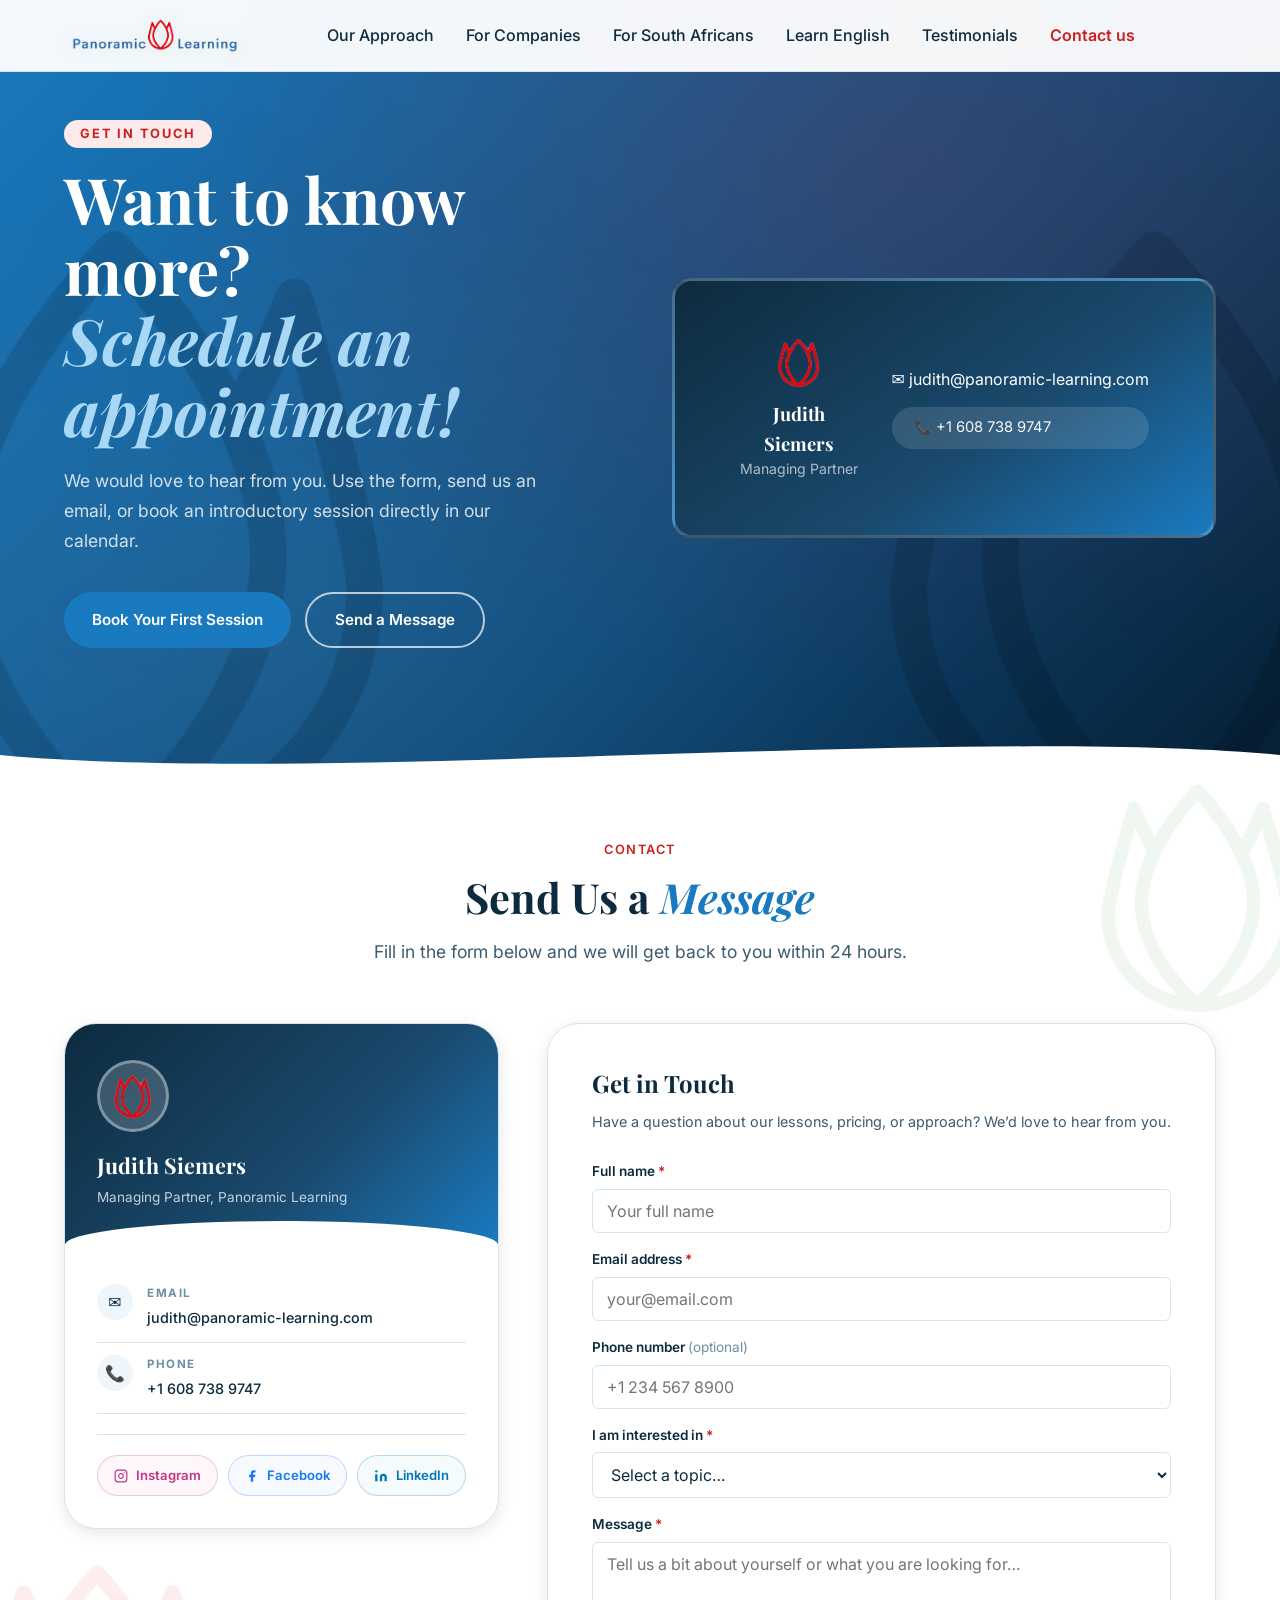
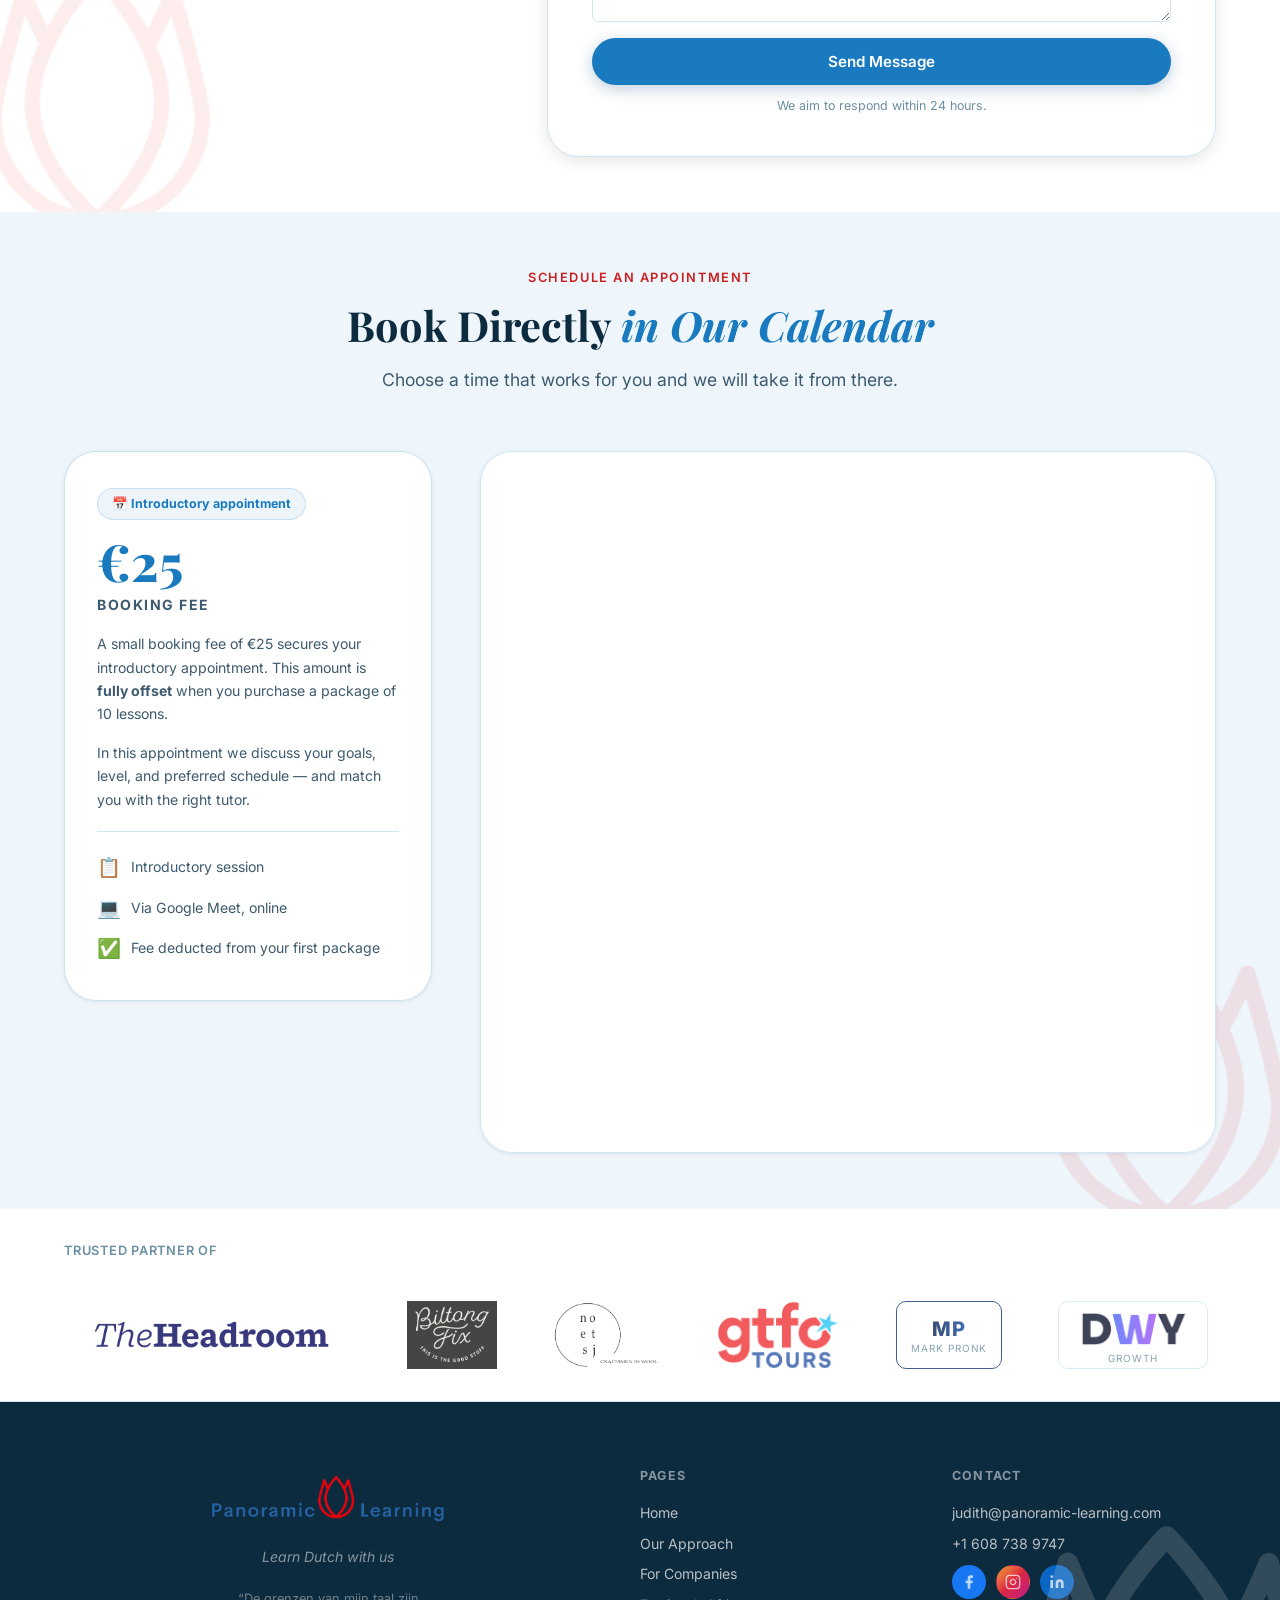
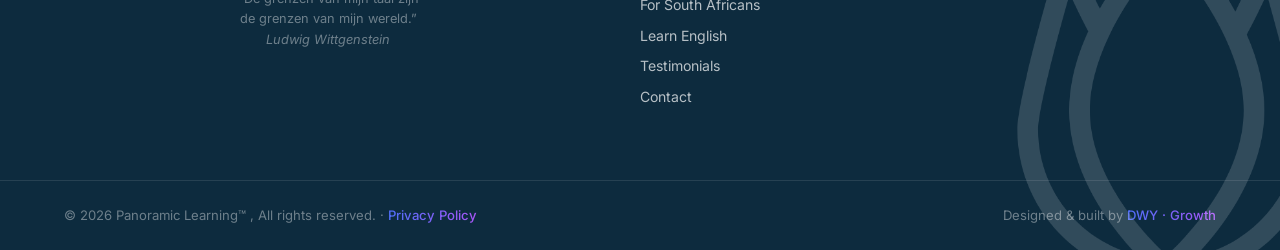
<file: contact.html>
<!DOCTYPE html>
<html lang="en">

<head>
    <meta charset="UTF-8" />
    <meta name="viewport" content="width=device-width, initial-scale=1.0" />
    <title>Contact - Panoramic Learning</title>
    <meta name="description"
        content="Want to know more? Schedule an appointment with Panoramic Learning. Private Dutch and English lessons via Google Meet." />
    <meta name="robots" content="noindex, nofollow" />
    <link rel="icon" type="image/png" href="images/logo.png" />
    <link rel="preconnect" href="https://fonts.googleapis.com" />
    <link rel="preconnect" href="https://fonts.gstatic.com" crossorigin />
    <link
        href="https://fonts.googleapis.com/css2?family=Playfair+Display:ital,wght@0,400;0,600;0,700;1,400;1,600;1,700&family=Inter:wght@300;400;500;600;700;800&display=swap"
        rel="stylesheet" />
    <link rel="stylesheet" href="style.css" />
    <link rel="stylesheet" href="flag-icons.min.css">

    <style>
        /* ===== CONTACT PAGE - PAGE-SPECIFIC STYLES ===== */
        .hero.page-hero {
            min-height: 72vh;
        }

        .main-menu a.nav-active {
            color: var(--clr-accent) !important;
            font-weight: 600;
        }

        /* ---------- HERO CARD ---------- */
        .hero-card--main.contact-bg {
            background: linear-gradient(145deg, #0d2b3e 0%, #1a4a6e 60%, #1a7abf 100%);
            border: 3px solid rgba(255, 255, 255, .2);
            display: flex;
            flex-direction: row;
            align-items: center;
            justify-content: center;
            gap: 48px;
            text-align: left;
            padding: 40px 64px;
            min-height: 260px;
            max-width: 900px;
            margin-inline: auto;
        }

        /* ---------- CONTACT GRID ---------- */
        .contact-grid {
            display: grid;
            grid-template-columns: 1fr 1.6fr;
            gap: 48px;
            align-items: start;
            margin-top: 48px;
        }

        /* ---------- CONTACT PERSON CARD ---------- */
        .contact-person-card {
            background: #fff;
            border-radius: var(--radius-xl);
            border: 1px solid var(--clr-border);
            box-shadow: var(--shadow-md);
            overflow: hidden;
        }

        .contact-person-header {
            background: linear-gradient(135deg, #0d2b3e 0%, #1a4a6e 60%, #1a7abf 100%);
            padding: 36px 32px;
            position: relative;
            overflow: hidden;
        }

        .contact-person-header::after {
            content: '';
            position: absolute;
            bottom: -1px;
            left: 0;
            right: 0;
            height: 24px;
            background: #fff;
            border-radius: 50% 50% 0 0 / 100% 100% 0 0;
        }

        .contact-avatar {
            width: 72px;
            height: 72px;
            background: rgba(255, 255, 255, 0.18);
            border-radius: 50%;
            border: 3px solid rgba(255, 255, 255, 0.35);
            display: flex;
            align-items: center;
            justify-content: center;
            font-size: 2rem;
            margin-bottom: 16px;
        }

        .contact-person-header h3 {
            font-family: var(--font-heading);
            font-size: 1.35rem;
            color: #fff;
            margin: 0 0 4px;
        }

        .contact-person-header p {
            color: rgba(255, 255, 255, 0.75);
            font-size: 0.85rem;
            margin: 0;
        }

        .contact-person-body {
            padding: 28px 32px 32px;
        }

        .contact-detail-row {
            display: flex;
            align-items: flex-start;
            gap: 14px;
            padding: 12px 0;
            border-bottom: 1px solid var(--clr-border);
        }

        .contact-detail-row:last-of-type {
            border-bottom: none;
        }

        .contact-detail-icon {
            width: 36px;
            height: 36px;
            background: var(--clr-bg-alt);
            border-radius: 50%;
            display: flex;
            align-items: center;
            justify-content: center;
            font-size: 1rem;
            flex-shrink: 0;
        }

        .contact-detail-row .detail-label {
            font-size: 0.72rem;
            font-weight: 700;
            letter-spacing: 1.5px;
            text-transform: uppercase;
            color: var(--clr-light);
            margin: 0 0 2px;
        }

        .contact-detail-row a,
        .contact-detail-row span {
            font-size: 0.9rem;
            color: var(--clr-dark);
            text-decoration: none;
            font-weight: 500;
        }

        .contact-detail-row a:hover {
            color: var(--clr-primary);
        }

        .contact-social-row {
            display: flex;
            gap: 10px;
            margin-top: 20px;
            padding-top: 20px;
            border-top: 1px solid var(--clr-border);
        }

        .contact-social-btn {
            display: flex;
            align-items: center;
            gap: 8px;
            padding: 9px 16px;
            border-radius: 999px;
            font-size: 0.82rem;
            font-weight: 600;
            text-decoration: none;
            transition: transform 0.18s, box-shadow 0.18s;
            border: 1px solid var(--clr-border);
            background: #fff;
            color: var(--clr-dark);
        }

        .contact-social-btn:hover {
            transform: translateY(-2px);
            box-shadow: var(--shadow-sm);
        }

        .contact-social-btn--ig {
            border-color: rgba(193, 53, 132, 0.25);
            color: #c13584;
            background: rgba(193, 53, 132, 0.04);
        }

        .contact-social-btn--fb {
            border-color: rgba(24, 119, 242, 0.25);
            color: #1877f2;
            background: rgba(24, 119, 242, 0.04);
        }

        .contact-social-btn--li {
            border-color: rgba(0, 119, 181, 0.25);
            color: #0077b5;
            background: rgba(0, 119, 181, 0.04);
        }

        /* ---------- CONTACT FORM ---------- */
        .contact-form-wrap {
            background: #fff;
            border-radius: var(--radius-xl);
            border: 1px solid var(--clr-border);
            box-shadow: var(--shadow-md);
            padding: 40px 44px;
        }

        .contact-form-wrap h3 {
            font-family: var(--font-heading);
            font-size: 1.5rem;
            color: var(--clr-dark);
            margin: 0 0 8px;
        }

        .contact-form-wrap .form-intro {
            font-size: 0.9rem;
            color: var(--clr-mid);
            margin: 0 0 28px;
            line-height: 1.6;
        }

        /* ---------- APPOINTMENT SECTION ---------- */
        .appointment-grid {
            display: grid;
            grid-template-columns: 1fr 2fr;
            gap: 48px;
            align-items: start;
            margin-top: 48px;
        }

        .fee-info-box {
            background: #fff;
            border-radius: var(--radius-xl);
            padding: 36px 32px;
            border: 1.5px solid rgba(26, 122, 191, 0.22);
            box-shadow: var(--shadow-sm);
            position: sticky;
            top: 100px;
        }

        .fee-amount {
            font-family: var(--font-heading);
            font-size: 3.2rem;
            font-weight: 800;
            color: var(--clr-primary);
            line-height: 1;
            margin-bottom: 6px;
        }

        .fee-label {
            font-size: 0.8rem;
            font-weight: 700;
            letter-spacing: 1.5px;
            text-transform: uppercase;
            color: var(--clr-light);
            margin-bottom: 20px;
        }

        .fee-info-box p {
            font-size: 0.88rem;
            color: var(--clr-mid);
            line-height: 1.65;
            margin: 0 0 16px;
        }

        .fee-info-box p:last-child {
            margin-bottom: 0;
        }

        .fee-badge {
            display: inline-flex;
            align-items: center;
            gap: 6px;
            background: rgba(26, 122, 191, 0.08);
            color: var(--clr-primary);
            border: 1px solid rgba(26, 122, 191, 0.18);
            border-radius: 999px;
            font-size: 0.78rem;
            font-weight: 700;
            padding: 5px 14px;
            margin-bottom: 16px;
        }

        .calendly-wrap {
            background: #fff;
            border-radius: var(--radius-xl);
            border: 1px solid var(--clr-border);
            box-shadow: var(--shadow-sm);
            overflow: hidden;
            min-height: 700px;
        }

        /* ---------- RESPONSIVE ---------- */
        @media (max-width: 960px) {
            .contact-grid {
                grid-template-columns: 1fr;
            }

            .appointment-grid {
                grid-template-columns: 1fr;
            }

            .fee-info-box {
                position: static;
            }

            .contact-form-wrap {
                padding: 28px 24px;
            }

            .contact-social-row {
                flex-wrap: wrap;
            }
        }

        @media (max-width: 700px) {

            /* Stack contact hero card on smaller tablets */
            .hero-card--main.contact-bg {
                flex-direction: column;
                padding: 28px 20px;
                gap: 24px;
                max-width: 100%;
                text-align: center;
                min-height: unset;
            }

            .hero-card--main.contact-bg>div {
                flex-direction: column !important;
                gap: 14px !important;
                align-items: center !important;
                width: 100%;
                text-align: center;
            }

            .hero-card--main.contact-bg>div>div:first-child {
                min-width: unset !important;
            }
        }

        @media (max-width: 600px) {
            .hero.page-hero {
                min-height: 45vh;
            }

            /* Reduce form padding on phones */
            .contact-form-wrap {
                padding: 22px 16px;
            }

            /* Stack social buttons vertically */
            .contact-social-row {
                flex-direction: column;
                align-items: flex-start;
            }
        }
    </style>
</head>

<body>

    <!-- ========== HEADER ========== -->
    <header class="site-header" id="site-header">
        <div class="container header-inner">
            <a href="index.html" class="logo">
                <span class="logo-highlight logo-highlight--full">
                    <img src="images/full-logo.png" alt="Panoramic Learning" class="logo-img logo-img--full" />
                </span>
                <span class="logo-highlight logo-highlight--tulip">
                    <img src="images/logo.png" alt="Panoramic Learning Tulip Logo" class="logo-img logo-img--tulip" />
                </span>
            </a>
            <nav class="main-nav" id="main-nav">
                <ul class="main-menu">
                    <li><a href="approach.html">Our Approach</a></li>
                    <li><a href="companies.html">For Companies</a></li>
                    <li><a href="south-africans.html">For South Africans</a></li>
                    <li><a href="english.html">Learn English</a></li>
                    <li><a href="testimonials.html">Testimonials</a></li>
                    <li><a href="contact.html" class="nav-active">Contact us</a></li>
                </ul>
            </nav>
            <div class="header-actions">
                <button class="hamburger" id="hamburger" aria-label="Toggle menu" aria-expanded="false">
                    <span></span><span></span><span></span>
                </button>
            </div>
        </div>
    </header>

    <!-- ========== PAGE HERO ========== -->
    <section class="hero page-hero" id="contact-top">
        <div class="hero-bg"></div>
        <div class="container hero-inner">
            <div class="hero-content slide-in-left">
                <p class="hero-eyebrow">Get in Touch</p>
                <h1 class="hero-title">Want to know more?<br><em style="font-style:italic;color:#a8d8f5;">Schedule an
                        appointment!</em></h1>
                <p class="hero-sub">We would love to hear from you. Use the form, send us an email, or book an
                    introductory session directly in our calendar.</p>
                <div class="hero-actions fade-up anim-delay-1">
                    <a href="index.html#booking" class="btn btn-primary">Book Your First Session</a>
                    <a href="#contact-form" class="btn btn-outline">Send a Message</a>
                </div>
            </div>

            <div class="hero-visual slide-in-right">
                <div class="hero-card hero-card--main contact-bg">
                    <div style="display:flex;align-items:center;gap:32px;width:100%;">
                        <div style="min-width:90px;text-align:center;">
                            <div style="font-size:3rem;line-height:1;"> <img src="images/logo.png"
                                    alt="Panoramic Learning"
                                    style="max-width:54px;height:54px;display:block;margin:auto;" /></div>
                            <p
                                style="font-family:var(--font-heading);font-size:1.15rem;font-weight:700;color:#fff;margin:10px 0 0 0;">
                                Judith Siemers</p>
                            <p style="color:rgba(255,255,255,0.65);font-size:0.88rem;margin:0;">Managing Partner</p>
                        </div>
                        <div style="display:flex;flex-direction:column;gap:14px;">
                            <a href="mailto:judith@panoramic-learning.com" style="white-space:nowrap;"
                                style="background:rgba(255,255,255,0.12);padding:9px 22px;border-radius:999px;font-size:0.92rem;color:rgba(255,255,255,0.95);display:inline-flex;align-items:center;gap:8px;white-space:nowrap;text-decoration:none;">&#x2709;&#xFE0F;
                                judith@panoramic-learning.com</a>
                            <span
                                style="background:rgba(255,255,255,0.12);padding:9px 22px;border-radius:999px;font-size:0.92rem;color:rgba(255,255,255,0.95);display:inline-flex;align-items:center;gap:8px;">&#x1F4DE;
                                +1 608 738 9747</span>
                        </div>
                    </div>
                </div>
            </div>
        </div>

        <div aria-hidden="true"
            style="position:absolute;left:-180px;bottom:-90px;opacity:0.13;z-index:0;pointer-events:none;">
            <img src="images/black-logo.png" alt="" style="width:600px;height:auto;display:block;" />
        </div>
        <div aria-hidden="true"
            style="position:absolute;right:-180px;bottom:-90px;opacity:0.13;z-index:0;pointer-events:none;">
            <img src="images/black-logo.png" alt="" style="width:600px;height:auto;display:block;" />
        </div>

        <div class="hero-wave">
            <svg viewBox="0 0 1440 60" preserveAspectRatio="none">
                <path d="M0,30 C360,60 1080,0 1440,30 L1440,60 L0,60 Z" fill="#ffffff" />
            </svg>
        </div>
    </section>

    <!-- ========== CONTACT DETAILS + FORM ========== -->
    <section class="section" id="contact-form">
        <!-- tulip logo watermarks -->
        <div aria-hidden="true"
            style="position:absolute;left:-50px;bottom:-30px;opacity:0.07;z-index:0;pointer-events:none;"><img
                src="images/logo.png" alt="" style="width:300px;height:auto;display:block;"></div>
        <div aria-hidden="true"
            style="position:absolute;right:-50px;top:-20px;opacity:0.06;z-index:0;pointer-events:none;"><img
                src="images/logo.png" alt="" style="width:260px;height:auto;display:block;filter:hue-rotate(150deg);">
        </div>

        <div class="container">
            <div class="section-header fade-up">
                <p class="section-eyebrow">Contact</p>
                <h2 class="section-title">Send Us a <em>Message</em></h2>
                <p class="section-sub">Fill in the form below and we will get back to you within 24 hours.</p>
            </div>

            <div class="contact-grid">

                <!-- Left: Contact person card -->
                <div class="slide-in-left">
                    <div class="contact-person-card">
                        <div class="contact-person-header">
                            <div class="contact-avatar"> <img src="images/logo.png" alt="Panoramic Learning"
                                    class="cert-logo-img"
                                    style="max-width:48px;height:48px;display:block;margin:auto;" /></div>
                            <h3>Judith Siemers</h3>
                            <p>Managing Partner, Panoramic Learning</p>
                        </div>
                        <div class="contact-person-body">
                            <div class="contact-detail-row">
                                <div class="contact-detail-icon">&#x2709;&#xFE0F;</div>
                                <div>
                                    <p class="detail-label">Email</p>
                                    <a href="mailto:judith@panoramic-learning.com"
                                        style="white-space:nowrap;">judith@panoramic-learning.com</a><br>
                                </div>
                            </div>
                            <div class="contact-detail-row">
                                <div class="contact-detail-icon">&#x1F4DE;</div>
                                <div>
                                    <p class="detail-label">Phone</p>
                                    <a href="tel:+16087389747">+1 608 738 9747</a>
                                </div>
                            </div>
                            <div class="contact-social-row">
                                <a href="https://www.instagram.com/panoramic_learning" target="_blank" rel="noopener"
                                    class="contact-social-btn contact-social-btn--ig" aria-label="Instagram">
                                    <svg xmlns="http://www.w3.org/2000/svg" width="14" height="14" viewBox="0 0 24 24"
                                        fill="none" stroke="currentColor" stroke-width="2" stroke-linecap="round"
                                        stroke-linejoin="round">
                                        <rect x="2" y="2" width="20" height="20" rx="5" ry="5" />
                                        <path d="M16 11.37A4 4 0 1 1 12.63 8 4 4 0 0 1 16 11.37z" />
                                        <line x1="17.5" y1="6.5" x2="17.51" y2="6.5" />
                                    </svg>
                                    Instagram
                                </a>
                                <a href="https://www.facebook.com/panoramiclearning" target="_blank" rel="noopener"
                                    class="contact-social-btn contact-social-btn--fb" aria-label="Facebook">
                                    <svg xmlns="http://www.w3.org/2000/svg" width="14" height="14" viewBox="0 0 24 24"
                                        fill="currentColor">
                                        <path d="M18 2h-3a5 5 0 0 0-5 5v3H7v4h3v8h4v-8h3l1-4h-4V7a1 1 0 0 1 1-1h3z" />
                                    </svg>
                                    Facebook
                                </a>
                                <a href="https://www.linkedin.com/company/panoramic-learning" target="_blank"
                                    rel="noopener" class="contact-social-btn contact-social-btn--li"
                                    aria-label="LinkedIn">
                                    <svg xmlns="http://www.w3.org/2000/svg" width="14" height="14" viewBox="0 0 24 24"
                                        fill="currentColor">
                                        <path
                                            d="M16 8a6 6 0 0 1 6 6v7h-4v-7a2 2 0 0 0-2-2 2 2 0 0 0-2 2v7h-4v-7a6 6 0 0 1 6-6z" />
                                        <rect x="2" y="9" width="4" height="12" />
                                        <circle cx="4" cy="4" r="2" />
                                    </svg>
                                    LinkedIn
                                </a>
                            </div>
                        </div>
                    </div>
                </div>

                <!-- Right: Contact form -->
                <div class="contact-form-wrap slide-in-right">
                    <h3>Get in Touch</h3>
                    <p class="form-intro">Have a question about our lessons, pricing, or approach? We&rsquo;d love to
                        hear from you.</p>
                    <form class="booking-form" id="contact-form-el" novalidate>
                        <div class="form-group">
                            <label for="c-name">Full name <span class="required">*</span></label>
                            <input type="text" id="c-name" name="name" placeholder="Your full name"
                                autocomplete="name" />
                        </div>
                        <div class="form-group">
                            <label for="c-email">Email address <span class="required">*</span></label>
                            <input type="email" id="c-email" name="email" placeholder="your@email.com"
                                autocomplete="email" />
                        </div>
                        <div class="form-group">
                            <label for="c-phone">Phone number <span
                                    style="color:var(--clr-light);font-weight:400;">(optional)</span></label>
                            <input type="tel" id="c-phone" name="phone" placeholder="+1 234 567 8900"
                                autocomplete="tel" />
                        </div>
                        <div class="form-group">
                            <label for="c-subject">I am interested in <span class="required">*</span></label>
                            <select id="c-subject" name="subject">
                                <option value="">Select a topic&hellip;</option>
                                <option value="dutch">Dutch lessons</option>
                                <option value="english">English lessons</option>
                                <option value="companies">Lessons for my company</option>
                                <option value="nt2">NT2 / Civic integration exams</option>
                                <option value="other">Other question</option>
                            </select>
                        </div>
                        <div class="form-group">
                            <label for="c-message">Message <span class="required">*</span></label>
                            <textarea id="c-message" name="message"
                                placeholder="Tell us a bit about yourself or what you are looking for&hellip;"></textarea>
                        </div>
                        <button type="submit" class="btn btn-primary btn--full">Send Message</button>
                        <p class="form-note">We aim to
                            respond
                            within 24 hours.</p>
                    </form>
                </div>

            </div>
        </div>
    </section>

    <!-- ========== APPOINTMENT / CALENDAR ========== -->
    <section class="section section--alt" id="appointment">
        <!-- tulip logo watermarks -->
        <div aria-hidden="true"
            style="position:absolute;right:-50px;bottom:-30px;opacity:0.09;z-index:0;pointer-events:none;"><img
                src="images/logo.png" alt="" style="width:320px;height:auto;display:block;"></div>

        <div class="container">
            <div class="section-header fade-up">
                <p class="section-eyebrow">Schedule an Appointment</p>
                <h2 class="section-title">Book Directly <em>in Our Calendar</em></h2>
                <p class="section-sub">Choose a time that works for you and we will take it from there.</p>
            </div>

            <div class="appointment-grid">

                <!-- Left: Fee info -->
                <div class="fee-info-box fade-up">
                    <div class="fee-badge">&#x1F4C5; Introductory appointment</div>
                    <div class="fee-amount">&euro;25</div>
                    <p class="fee-label">Booking fee</p>
                    <p>A small booking fee of &euro;25 secures your introductory appointment. This amount is
                        <strong>fully offset</strong> when you purchase a package of 10 lessons.
                    </p>
                    <p>In this appointment we discuss your goals, level, and preferred schedule &mdash; and match you
                        with the right tutor.</p>
                    <div style="margin-top:20px;padding-top:20px;border-top:1px solid var(--clr-border);">
                        <div style="display:flex;align-items:center;gap:10px;margin-bottom:10px;">
                            <span style="font-size:1.2rem;">&#x1F4CB;</span>
                            <span style="font-size:0.88rem;color:var(--clr-mid);">Introductory session</span>
                        </div>
                        <div style="display:flex;align-items:center;gap:10px;margin-bottom:10px;">
                            <span style="font-size:1.2rem;">&#x1F4BB;</span>
                            <span style="font-size:0.88rem;color:var(--clr-mid);">Via Google Meet, online</span>
                        </div>
                        <div style="display:flex;align-items:center;gap:10px;">
                            <span style="font-size:1.2rem;">&#x2705;</span>
                            <span style="font-size:0.88rem;color:var(--clr-mid);">Fee deducted from your first
                                package</span>
                        </div>
                    </div>
                </div>
                <!-- Right: Calendly embed -->
                <div class="calendly-wrap slide-in-right">
                    <!-- Calendly inline widget begin -->
                    <div class="calendly-inline-widget"
                        data-url="https://calendly.com/timovmartin/book-a-lesson?primary_color=1a7abf"
                        style="min-width:320px;height:700px;"></div>
                    <script type="text/javascript" src="https://assets.calendly.com/assets/external/widget.js"
                        async></script>
                    <!-- Calendly inline widget end -->
                </div>
            </div>
        </div>
    </section>

    <!-- ========== PARTNERS STRIP ========== -->
    <section class="partners">
        <div class="container">
            <p class="partners-label">Trusted partner of</p>
            <div class="partners-logos">
                <a href="https://theheadroom.nl/" target="_blank" rel="noopener" class="partner-logo"><img src="images/the-headroom.png" alt="The Headroom" style="height:68px;" /></a>
                <a href="https://biltongfix.com/" target="_blank" rel="noopener" class="partner-logo"><img src="images/biltang.png" alt="Biltong Fix" style="height:68px;" /></a>
                <a href="https://noetsj.com/nl/" target="_blank" rel="noopener" class="partner-logo"><img src="images/noetsj.png" alt="Noetsj Craftsmen in Wool" style="height:68px;" /></a>
                <a href="https://gtfotours.com" target="_blank" rel="noopener" class="partner-logo"><img src="images/gtfo.png" alt="GTFO Tours" style="height:68px;" /></a>
                <a href="https://www.linkedin.com/in/mark-pronk-30429446/" target="_blank" rel="noopener" class="partner-logo"><span class="partner-text-logo partner-text-logo--mp"><strong>MP</strong><small>Mark Pronk</small></span></a>
                <a href="https://dwygrowth.com" target="_blank" rel="noopener" class="partner-logo"><span class="partner-text-logo partner-text-logo--dwy"><img src="images/dwy.png" alt="DWY Growth" style="height:44px;" /><small>Growth</small></span></a>
            </div>
        </div>
    </section>

    <!-- ========== FOOTER ========== -->
    <footer class="site-footer">
        <!-- tulip logo watermarks -->
        <div aria-hidden="true"
            style="position:absolute;right:-60px;bottom:-40px;opacity:0.15;z-index:0;pointer-events:none;"><img
                src="images/black-logo.png" alt="" style="width:340px;height:auto;display:block;filter:invert(1);">
        </div>
        <div class="container footer-grid">
            <div class="footer-brand">
                <a href="index.html" class="logo logo--footer">
                    <img src="images/full-logo.png" alt="Panoramic Learning" class="logo-img logo-img--footer" />
                </a>
                <p class="footer-tagline">Learn Dutch with us</p>
                <p class="footer-quote">&ldquo;De grenzen van mijn taal zijn<br>de grenzen van mijn
                    wereld.&rdquo;<br><em>Ludwig Wittgenstein</em></p>
            </div>
            <div class="footer-col">
                <h4>Pages</h4>
                <a href="index.html">Home</a>
                <a href="approach.html">Our Approach</a>
                <a href="companies.html">For Companies</a>
                <a href="south-africans.html">For South Africans</a>
                <a href="english.html">Learn English</a>
                <a href="testimonials.html">Testimonials</a>
                <a href="contact.html">Contact</a>
            </div>
            <div class="footer-col">
                <h4>Contact</h4>
                <a href="mailto:judith@panoramic-learning.com"
                    style="white-space:nowrap;">judith@panoramic-learning.com</a>
                <a href="tel:+16087389747">+1 608 738 9747</a>
                <div class="social-btns social-btns--footer" style="margin-top:10px;">
                    <a href="https://www.facebook.com/panoramiclearning" target="_blank" rel="noopener"
                        class="social-btn social-btn--fb" aria-label="Facebook">
                        <svg xmlns="http://www.w3.org/2000/svg" width="16" height="16" viewBox="0 0 24 24"
                            fill="currentColor">
                            <path d="M18 2h-3a5 5 0 0 0-5 5v3H7v4h3v8h4v-8h3l1-4h-4V7a1 1 0 0 1 1-1h3z" />
                        </svg>
                    </a>
                    <a href="https://www.instagram.com/panoramic_learning" target="_blank" rel="noopener"
                        class="social-btn social-btn--ig" aria-label="Instagram">
                        <svg xmlns="http://www.w3.org/2000/svg" width="16" height="16" viewBox="0 0 24 24" fill="none"
                            stroke="currentColor" stroke-width="2" stroke-linecap="round" stroke-linejoin="round">
                            <rect x="2" y="2" width="20" height="20" rx="5" ry="5" />
                            <path d="M16 11.37A4 4 0 1 1 12.63 8 4 4 0 0 1 16 11.37z" />
                            <line x1="17.5" y1="6.5" x2="17.51" y2="6.5" />
                        </svg>
                    </a>
                    <a href="https://www.linkedin.com/company/panoramic-learning" target="_blank" rel="noopener"
                        class="social-btn social-btn--li" aria-label="LinkedIn">
                        <svg xmlns="http://www.w3.org/2000/svg" width="16" height="16" viewBox="0 0 24 24"
                            fill="currentColor">
                            <path d="M16 8a6 6 0 0 1 6 6v7h-4v-7a2 2 0 0 0-2-2 2 2 0 0 0-2 2v7h-4v-7a6 6 0 0 1 6-6z" />
                            <rect x="2" y="9" width="4" height="12" />
                            <circle cx="4" cy="4" r="2" />
                        </svg>
                    </a>
                </div>
            </div>
        </div>
        <div class="footer-bottom">
            <div class="container">
                <p>&copy; 2026 Panoramic Learning&trade; , All rights reserved. &middot; <a href="privacy-policy.html" class="footer-agency-link">Privacy Policy</a></p>
                <p>Designed &amp; built by <a href="https://dwygrowth.com" target="_blank" rel="noopener" class="footer-agency-link">DWY · Growth</a></p>
            </div>
        </div>
    </footer>

    <script src="script.js"></script>
    <script src="scroll-animate.js"></script>
</body>

</html>
</file>
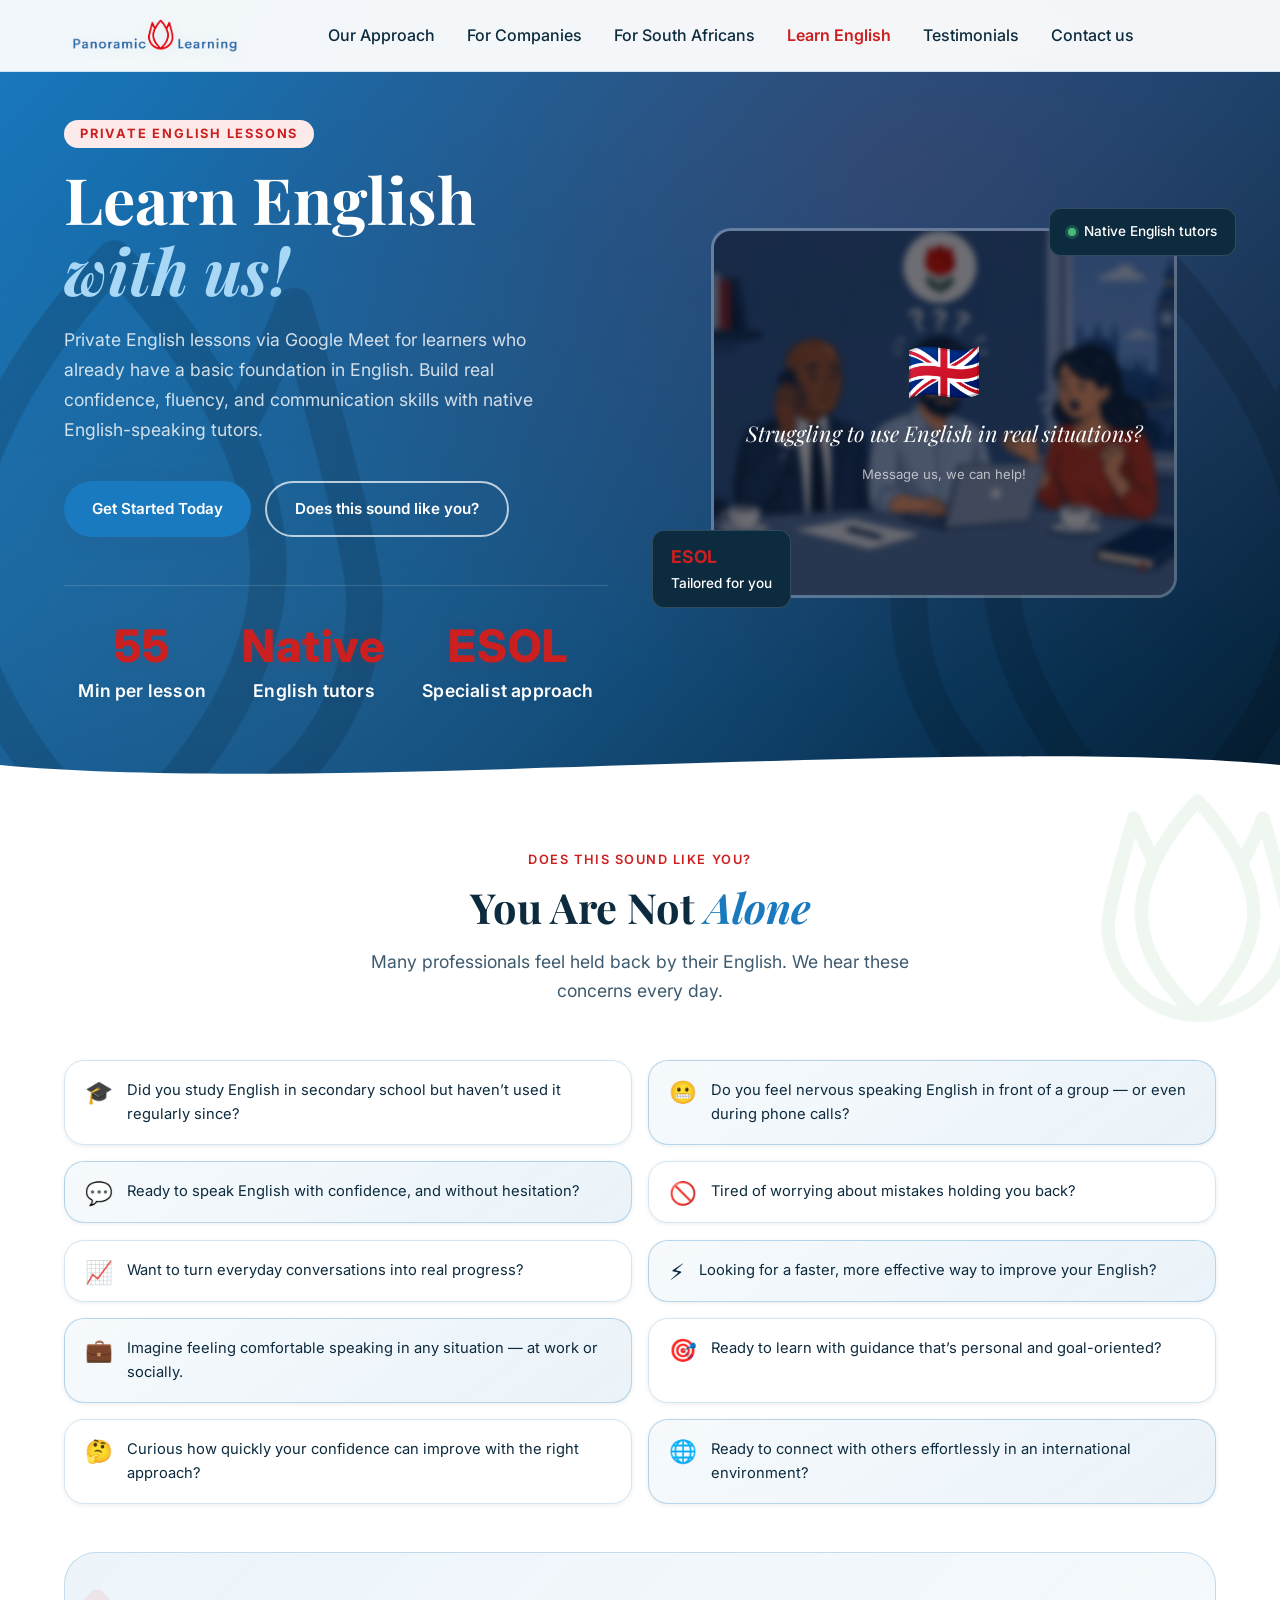
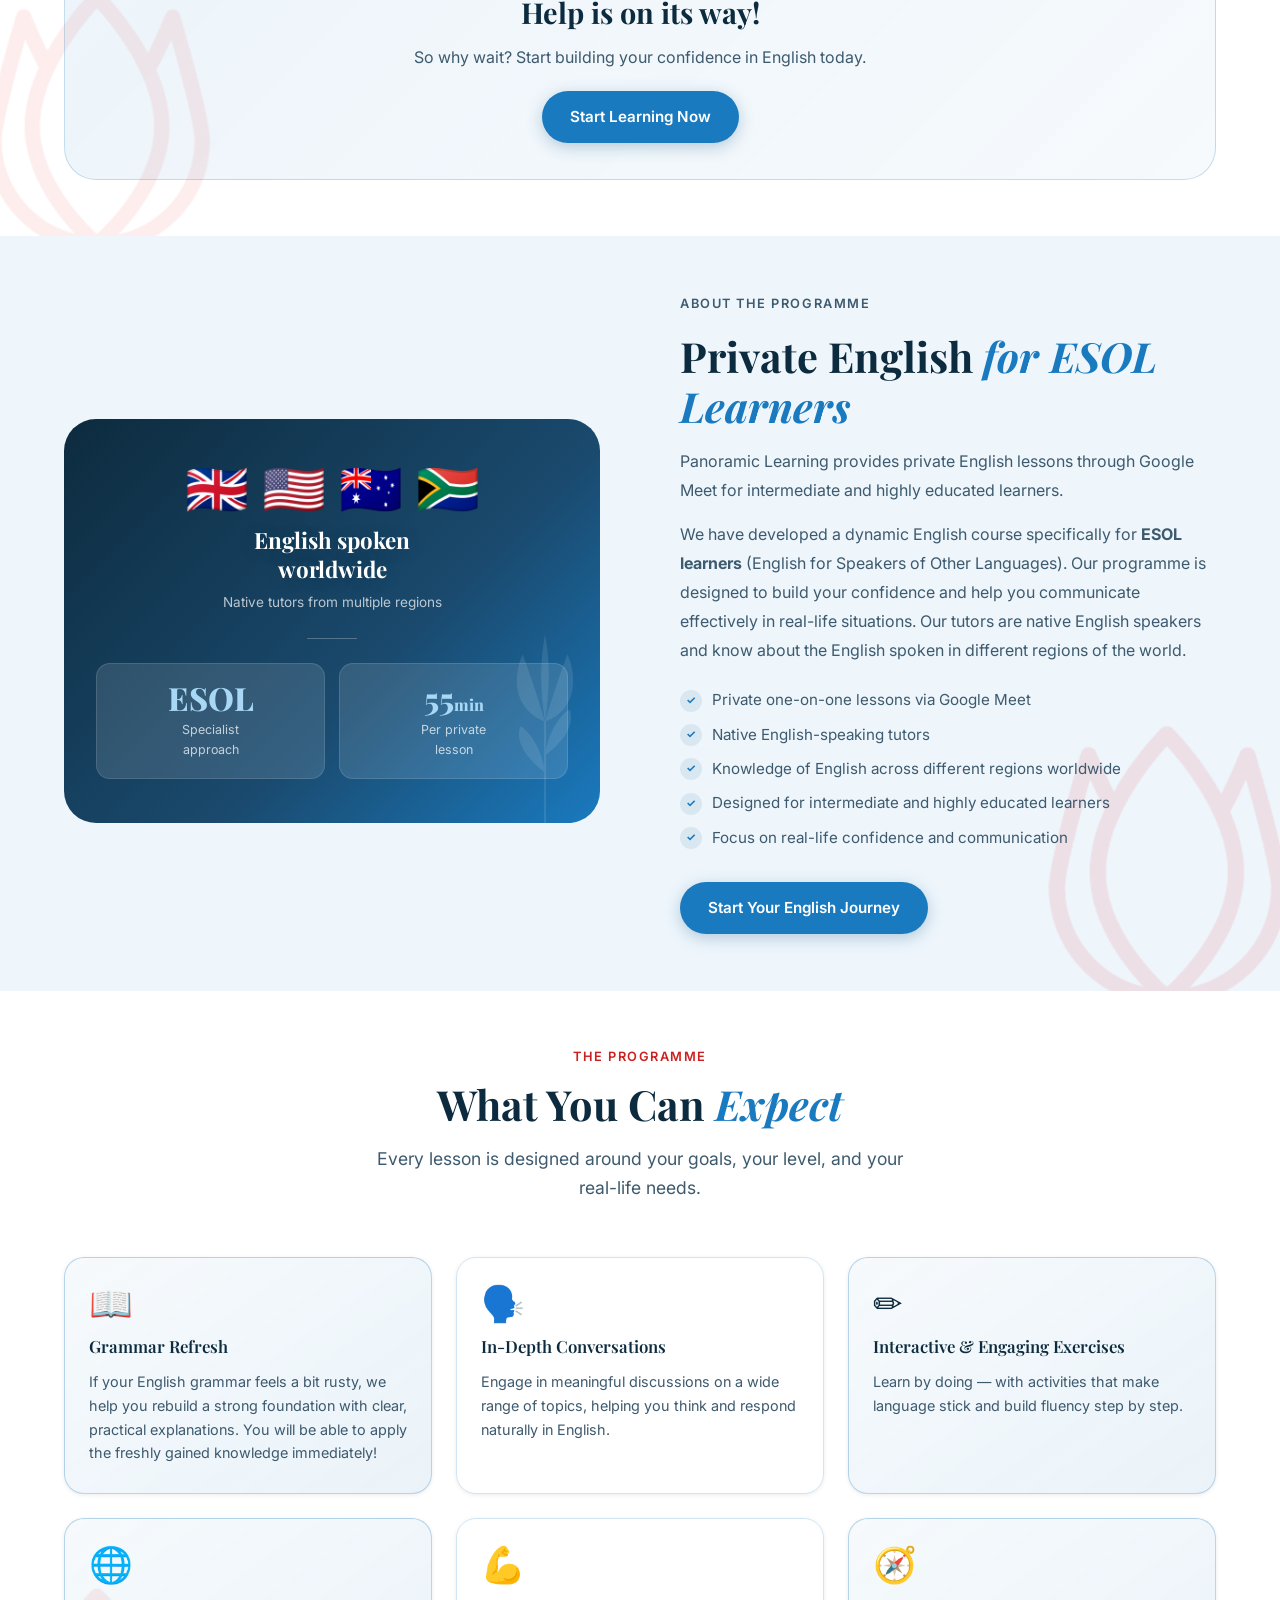
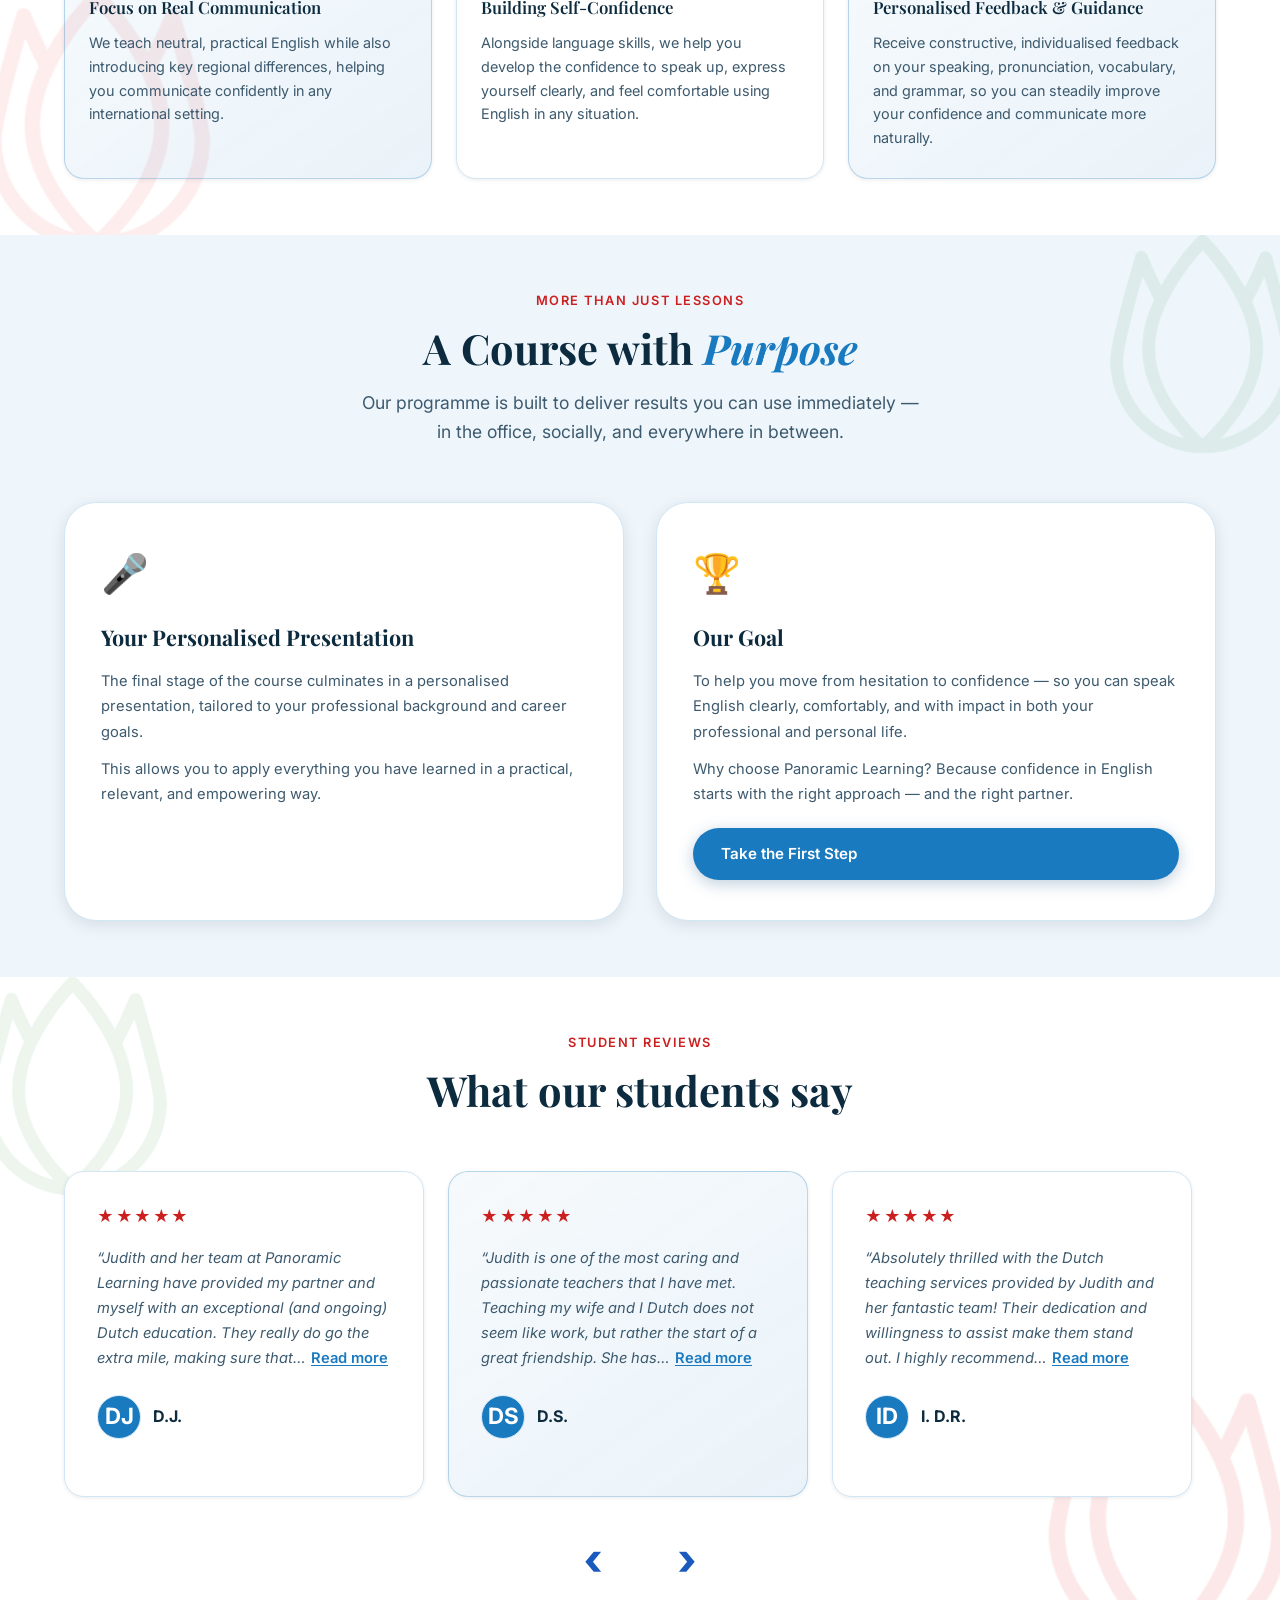
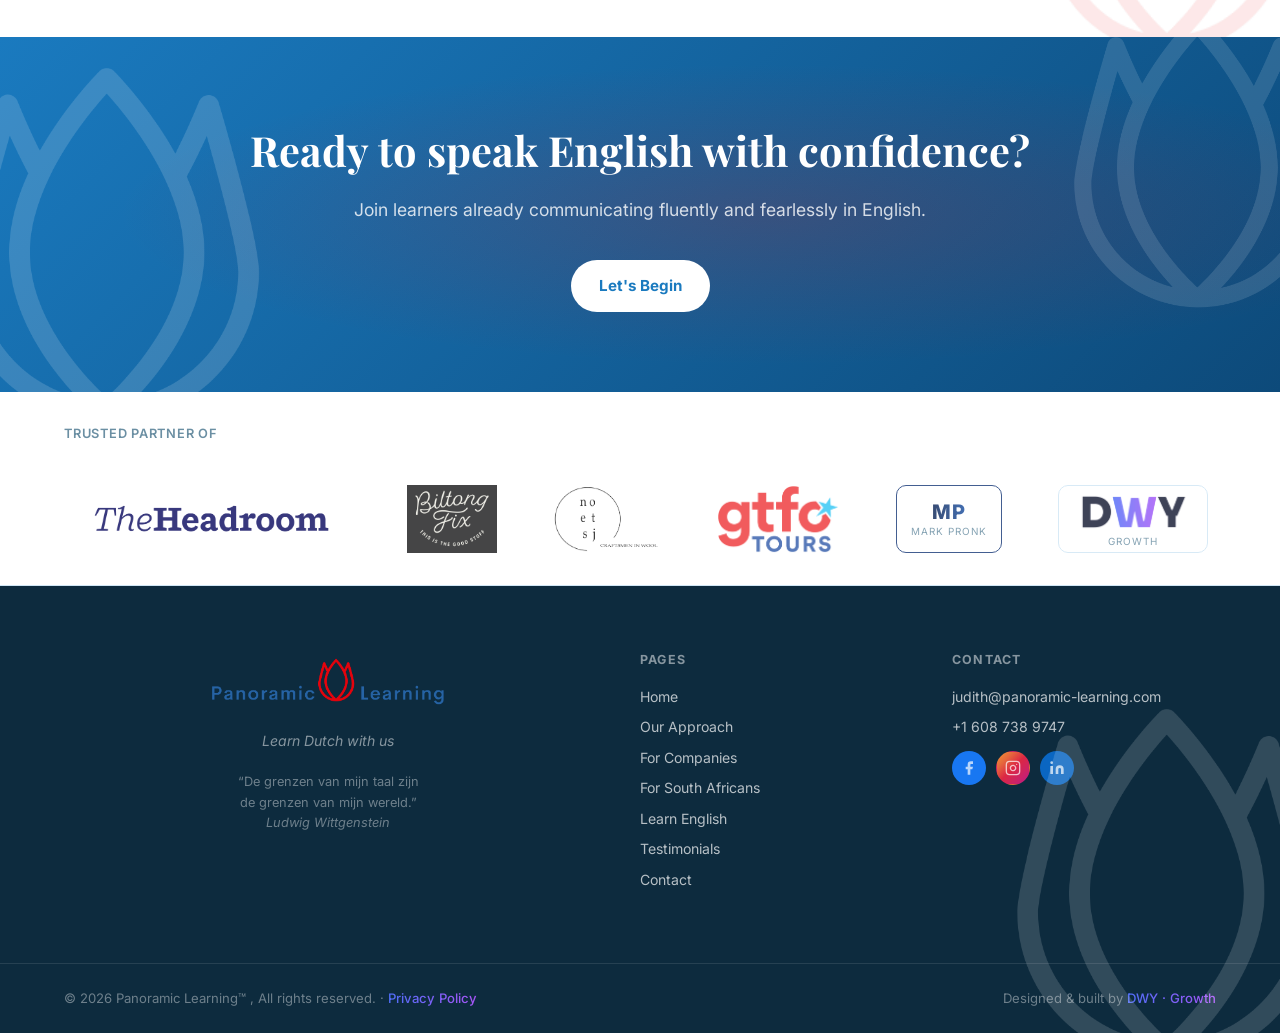
<file: english.html>
﻿<!DOCTYPE html>
<html lang="en">

<head>
    <meta charset="UTF-8" />
    <meta name="viewport" content="width=device-width, initial-scale=1.0" />
    <title>Learn English - Panoramic Learning</title>
    <meta name="description"
        content="Private English lessons via Google Meet for intermediate and highly educated learners. Build confidence, fluency, and real communication skills with native English-speaking tutors." />
    <meta name="robots" content="noindex, nofollow" />
    <link rel="icon" type="image/png" href="images/logo.png" />
    <link rel="preconnect" href="https://fonts.googleapis.com" />
    <link rel="preconnect" href="https://fonts.gstatic.com" crossorigin />
    <link
        href="https://fonts.googleapis.com/css2?family=Playfair+Display:ital,wght@0,400;0,600;0,700;1,400;1,600;1,700&family=Inter:wght@300;400;500;600;700;800&display=swap"
        rel="stylesheet" />
    <link rel="stylesheet" href="style.css" />
    <link rel="stylesheet" href="flag-icons.min.css">

    <style>
        /* ===== LEARN ENGLISH - PAGE-SPECIFIC STYLES ===== */
        .hero.page-hero {
            min-height: 72vh;
        }

        .main-menu a.nav-active {
            color: var(--clr-accent) !important;
            font-weight: 600;
        }

        /* ---------- HERO CARD ---------- */
        .hero-card--main.en-bg {
            position: relative;
            overflow: hidden;
            border: 3px solid rgba(255, 255, 255, .2);
            display: flex;
            flex-direction: column;
            align-items: center;
            justify-content: center;
            gap: 16px;
            text-align: center;
            padding: 40px 32px;
        }

        .hero-card--main.en-bg::before {
            content: '';
            position: absolute;
            inset: -10px;
            background-image: url('images/english.png');
            background-size: cover;
            background-position: center;
            filter: blur(3px) brightness(0.5);
            z-index: 1;
            pointer-events: none;
        }

        .hero-card--main.en-bg>* {
            position: relative;
            z-index: 2;
        }

        /* ---------- QUESTIONS SECTION ---------- */
        .questions-grid {
            display: grid;
            grid-template-columns: 1fr 1fr;
            gap: 16px;
            margin-top: 40px;
        }

        .question-item {
            display: flex;
            align-items: flex-start;
            gap: 14px;
            background: #fff;
            border: 1px solid var(--clr-border);
            border-radius: var(--radius-lg);
            padding: 18px 20px;
            box-shadow: var(--shadow-sm);
            transition: transform 0.2s, box-shadow 0.2s;
        }

        .question-item:hover {
            transform: translateY(-3px);
            box-shadow: var(--shadow-md);
        }

        .question-icon {
            font-size: 1.4rem;
            line-height: 1;
            flex-shrink: 0;
            margin-top: 2px;
        }

        .question-item p {
            font-size: 0.92rem;
            color: var(--clr-dark);
            margin: 0;
            line-height: 1.6;
        }

        /* alternating white / blue tiles — checkerboard in the 2-col grid */
        .question-item:nth-child(4n+2),
        .question-item:nth-child(4n+3) {
            border-color: rgba(26, 122, 191, 0.28);
            background: linear-gradient(145deg, rgba(26, 122, 191, 0.04), rgba(26, 122, 191, 0.09));
        }

        .help-banner {
            margin-top: 48px;
            background: linear-gradient(135deg, rgba(26, 122, 191, 0.08), rgba(26, 122, 191, 0.04));
            border: 1.5px solid rgba(26, 122, 191, 0.22);
            border-radius: var(--radius-xl);
            padding: 36px 44px;
            text-align: center;
        }

        .help-banner h3 {
            font-family: var(--font-heading);
            font-size: 1.8rem;
            color: var(--clr-dark);
            margin: 0 0 10px;
        }

        .help-banner p {
            font-size: 1rem;
            color: var(--clr-mid);
            margin: 0 0 20px;
        }

        /* ---------- FEATURE CARDS ---------- */
        .features-grid {
            display: grid;
            grid-template-columns: repeat(3, 1fr);
            gap: 24px;
            margin-top: 48px;
        }

        .feature-card {
            background: #fff;
            border-radius: var(--radius-lg);
            padding: 28px 24px;
            box-shadow: var(--shadow-sm);
            border: 1px solid var(--clr-border);
            display: flex;
            flex-direction: column;
            gap: 10px;
            transition: transform 0.22s ease, box-shadow 0.22s ease;
        }

        .feature-card:hover {
            transform: translateY(-5px);
            box-shadow: var(--shadow-lg);
        }

        .feature-card--accent {
            border-color: rgba(26, 122, 191, 0.28);
            background: linear-gradient(145deg, rgba(26, 122, 191, 0.04), rgba(26, 122, 191, 0.09));
        }

        .feature-card-icon {
            font-size: 2.2rem;
            line-height: 1;
            margin-bottom: 2px;
        }

        .feature-card h3 {
            font-family: var(--font-heading);
            font-size: 1.05rem;
            color: var(--clr-dark);
            margin: 0;
            font-weight: 600;
        }

        .feature-card p {
            font-size: 0.9rem;
            color: var(--clr-mid);
            margin: 0;
            line-height: 1.65;
        }

        /* 5th card centred in 3-col grid */
        .feature-card:last-child:nth-child(3n+2) {
            grid-column: 2 / 4;
            justify-self: center;
        }

        /* ---------- PURPOSE SECTION ---------- */
        .purpose-wrap {
            display: grid;
            grid-template-columns: 1fr 1fr;
            gap: 32px;
            margin-top: 48px;
            align-items: start;
        }

        .purpose-card {
            background: #fff;
            border-radius: var(--radius-xl);
            padding: 40px 36px;
            box-shadow: var(--shadow-md);
            border: 1px solid var(--clr-border);
            height: 100%;
            display: flex;
            flex-direction: column;
        }

        .purpose-card-icon {
            font-size: 2.4rem;
            margin-bottom: 16px;
        }

        .purpose-card h3 {
            font-family: var(--font-heading);
            font-size: 1.35rem;
            color: var(--clr-dark);
            margin: 0 0 14px;
        }

        .purpose-card p {
            font-size: 0.92rem;
            color: var(--clr-mid);
            line-height: 1.72;
            margin: 0 0 12px;
        }

        .purpose-card p:last-of-type {
            margin-bottom: 0;
        }

        /* ---------- RESPONSIVE ---------- */
        @media (max-width: 960px) {
            .questions-grid {
                grid-template-columns: 1fr;
            }

            /* single column: alternate every other tile instead of checkerboard */
            .question-item:nth-child(4n+3) {
                border-color: var(--clr-border);
                background: #fff;
            }

            .question-item:nth-child(even) {
                border-color: rgba(26, 122, 191, 0.28);
                background: linear-gradient(145deg, rgba(26, 122, 191, 0.04), rgba(26, 122, 191, 0.09));
            }

            .features-grid {
                grid-template-columns: repeat(2, 1fr);
            }

            .feature-card:last-child:nth-child(3n+2) {
                grid-column: auto;
                max-width: none;
            }

            .purpose-wrap {
                grid-template-columns: 1fr;
            }
        }

        @media (max-width: 600px) {
            .features-grid {
                grid-template-columns: 1fr;
            }

            .hero.page-hero {
                min-height: 60vh;
            }

            .help-banner {
                padding: 28px 24px;
            }
        }
    </style>
</head>

<body>

    <!-- ========== HEADER ========== -->
    <header class="site-header" id="site-header">
        <div class="container header-inner">
            <a href="index.html" class="logo">
                <span class="logo-highlight logo-highlight--full">
                    <img src="images/full-logo.png" alt="Panoramic Learning" class="logo-img logo-img--full" />
                </span>
                <span class="logo-highlight logo-highlight--tulip">
                    <img src="images/logo.png" alt="Panoramic Learning Tulip Logo" class="logo-img logo-img--tulip" />
                </span>
            </a>
            <nav class="main-nav" id="main-nav">
                <ul class="main-menu">
                    <li><a href="approach.html">Our Approach</a></li>
                    <li><a href="companies.html">For Companies</a></li>
                    <li><a href="south-africans.html">For South Africans</a></li>
                    <li><a href="english.html" class="nav-active">Learn English</a></li>
                    <li><a href="testimonials.html">Testimonials</a></li>
                    <li><a href="contact.html">Contact us</a></li>
                </ul>
            </nav>
            <div class="header-actions">
                <button class="hamburger" id="hamburger" aria-label="Toggle menu" aria-expanded="false">
                    <span></span><span></span><span></span>
                </button>
            </div>
        </div>
    </header>

    <!-- ========== PAGE HERO ========== -->
    <section class="hero page-hero" id="english-top">
        <div class="hero-bg"></div>
        <div class="container hero-inner">

            <div class="hero-content slide-in-left">
                <p class="hero-eyebrow">Private English Lessons</p>
                <h1 class="hero-title">Learn English <em style="font-style:italic;color:#a8d8f5;">with us!</em></h1>
                <p class="hero-sub">Private English lessons via Google Meet for learners who already have a basic foundation in English. Build
                    real confidence, fluency, and communication skills with native English-speaking tutors.</p>
                <div class="hero-actions fade-up anim-delay-1">
                    <a href="contact.html#contact-form" class="btn btn-primary">Get Started Today</a>
                    <a href="#recognise" class="btn btn-outline">Does this sound like you?</a>
                </div>
                <div class="hero-stats fade-up anim-delay-2">
                    <div class="stat"><strong>55</strong><span>Min per lesson</span></div>
                    <div class="stat"><strong>Native</strong><span>English tutors</span></div>
                    <div class="stat"><strong>ESOL</strong><span>Specialist approach</span></div>
                </div>
            </div>

            <div class="hero-visual slide-in-right">
                <div class="hero-card hero-card--main en-bg">
                    <div style="font-size:3.8rem;line-height:1;">&#x1F1EC;&#x1F1E7;</div>
                    <p
                        style="font-family:var(--font-heading);font-size:1.35rem;font-style:italic;color:#fff;margin:0;line-height:1.4;">
                        Struggling to use English in real situations?</p>
                    <p style="color:rgba(255,255,255,0.65);font-size:0.82rem;margin:0;">Message us, we can help!</p>
                </div>
                <div class="hero-card hero-card--float hero-card--float-1">
                    <span class="badge-dot badge-dot--green"></span>
                    <span>Native English tutors</span>
                </div>
                <div class="hero-card hero-card--float hero-card--float-2">
                    <strong>ESOL</strong>
                    <span>Tailored for you</span>
                </div>
            </div>
        </div>

        <div aria-hidden="true"
            style="position:absolute;left:-180px;bottom:-90px;opacity:0.13;z-index:0;pointer-events:none;">
            <img src="images/black-logo.png" alt="" style="width:600px;height:auto;display:block;" />
        </div>
        <div aria-hidden="true"
            style="position:absolute;right:-180px;bottom:-90px;opacity:0.13;z-index:0;pointer-events:none;">
            <img src="images/black-logo.png" alt="" style="width:600px;height:auto;display:block;" />
        </div>

        <div class="hero-wave">
            <svg viewBox="0 0 1440 60" preserveAspectRatio="none">
                <path d="M0,30 C360,60 1080,0 1440,30 L1440,60 L0,60 Z" fill="#ffffff" />
            </svg>
        </div>
    </section>

    <!-- ========== DOES THIS SOUND LIKE YOU? ========== -->
    <section class="section" id="recognise">
        <!-- tulip logo watermarks -->
        <div aria-hidden="true"
            style="position:absolute;left:-50px;bottom:-30px;opacity:0.07;z-index:0;pointer-events:none;"><img
                src="images/logo.png" alt="" style="width:300px;height:auto;display:block;"></div>
        <div aria-hidden="true"
            style="position:absolute;right:-50px;top:-20px;opacity:0.06;z-index:0;pointer-events:none;"><img
                src="images/logo.png" alt="" style="width:260px;height:auto;display:block;filter:hue-rotate(150deg);">
        </div>

        <div class="container">
            <div class="section-header fade-up">
                <p class="section-eyebrow">Does This Sound Like You?</p>
                <h2 class="section-title">You Are Not <em>Alone</em></h2>
                <p class="section-sub">Many professionals feel held back by their English. We hear these
                    concerns every day.</p>
            </div>

            <div class="questions-grid">
                <div class="question-item fade-up anim-delay-1">
                    <span class="question-icon">&#x1F393;</span>
                    <p>Did you study English in secondary school but haven&rsquo;t used it regularly since?</p>
                </div>
                <div class="question-item fade-up anim-delay-2">
                    <span class="question-icon">&#x1F62C;</span>
                    <p>Do you feel nervous speaking English in front of a group &mdash; or even during phone calls?</p>
                </div>
                <div class="question-item fade-up anim-delay-1">
                    <span class="question-icon">&#x1F4AC;</span>
                    <p>Ready to speak English with confidence, and without hesitation?</p>
                </div>
                <div class="question-item fade-up anim-delay-2">
                    <span class="question-icon">&#x1F6AB;</span>
                    <p>Tired of worrying about mistakes holding you back?</p>
                </div>
                <div class="question-item fade-up anim-delay-1">
                    <span class="question-icon">&#x1F4C8;</span>
                    <p>Want to turn everyday conversations into real progress?</p>
                </div>
                <div class="question-item fade-up anim-delay-2">
                    <span class="question-icon">&#x26A1;</span>
                    <p>Looking for a faster, more effective way to improve your English?</p>
                </div>
                <div class="question-item fade-up anim-delay-1">
                    <span class="question-icon">&#x1F4BC;</span>
                    <p>Imagine feeling comfortable speaking in any situation &mdash; at work or socially.</p>
                </div>
                <div class="question-item fade-up anim-delay-2">
                    <span class="question-icon">&#x1F3AF;</span>
                    <p>Ready to learn with guidance that&rsquo;s personal and goal-oriented?</p>
                </div>
                <div class="question-item fade-up anim-delay-1">
                    <span class="question-icon">&#x1F914;</span>
                    <p>Curious how quickly your confidence can improve with the right approach?</p>
                </div>
                <div class="question-item fade-up anim-delay-2">
                    <span class="question-icon">&#x1F310;</span>
                    <p>Ready to connect with others effortlessly in an international environment?</p>
                </div>
            </div>

            <div class="help-banner fade-up">
                <h3>Help is on its way!</h3>
                <p>So why wait? Start building your confidence in English today.</p>
                <a href="contact.html#contact-form" class="btn btn-primary">Start Learning Now</a>
            </div>
        </div>
    </section>

    <!-- ========== ABOUT THE PROGRAMME ========== -->
    <section class="section section--alt about" id="about-programme">
        <!-- tulip logo watermarks -->
        <div aria-hidden="true"
            style="position:absolute;right:-50px;bottom:-30px;opacity:0.09;z-index:0;pointer-events:none;"><img
                src="images/logo.png" alt="" style="width:320px;height:auto;display:block;"></div>

        <div class="container about-grid">

            <!-- Left: visual stat box -->
            <div class="about-image-wrap slide-in-left">
                <div
                    style="border-radius:var(--radius-xl);overflow:hidden;position:relative;background:linear-gradient(135deg,#0d2b3e 0%,#1a4a6e 60%,#1a7abf 100%);min-height:360px;display:flex;flex-direction:column;align-items:center;justify-content:center;gap:24px;padding:44px 32px;width:100%;">
                    <div style="text-align:center;">
                        <div style="font-size:3.2rem;line-height:1;margin-bottom:12px;">&#x1F1EC;&#x1F1E7;
                            &#x1F1FA;&#x1F1F8; &#x1F1E6;&#x1F1FA; &#x1F1FF;&#x1F1E6;</div>
                        <div
                            style="font-family:var(--font-heading);font-size:1.4rem;font-weight:700;color:#fff;line-height:1.3;text-shadow:0 2px 20px rgba(0,0,0,0.2);">
                            English spoken<br>worldwide</div>
                        <div style="color:rgba(255,255,255,0.7);font-size:0.85rem;margin-top:8px;">Native tutors from
                            multiple
                            regions</div>
                    </div>
                    <div style="width:50px;height:1px;background:rgba(255,255,255,0.25);"></div>
                    <div style="display:grid;grid-template-columns:1fr 1fr;gap:14px;width:100%;">
                        <div
                            style="background:rgba(255,255,255,0.12);border-radius:14px;padding:18px 14px;text-align:center;border:1px solid rgba(255,255,255,0.12);">
                            <div
                                style="font-family:var(--font-heading);font-size:2rem;font-weight:800;color:#a8d8f5;line-height:1;">
                                ESOL
                            </div>
                            <div style="color:rgba(255,255,255,0.72);font-size:0.78rem;margin-top:6px;">
                                Specialist<br>approach</div>
                        </div>
                        <div
                            style="background:rgba(255,255,255,0.12);border-radius:14px;padding:18px 14px;text-align:center;border:1px solid rgba(255,255,255,0.12);">
                            <div
                                style="font-family:var(--font-heading);font-size:2rem;font-weight:800;color:#a8d8f5;line-height:1;">
                                55<span style="font-size:1rem;">min</span></div>
                            <div style="color:rgba(255,255,255,0.72);font-size:0.78rem;margin-top:6px;">Per
                                private<br>lesson</div>
                        </div>
                    </div>
                    <!-- Tulip watermark -->
                    <svg aria-hidden="true" viewBox="0 0 80 200" xmlns="http://www.w3.org/2000/svg"
                        style="position:absolute;bottom:0;right:10px;width:90px;opacity:0.10;pointer-events:none;z-index:3;">
                        <path d="M40,200 L40,110" fill="none" stroke="#fff" stroke-width="2" stroke-linecap="round" />
                        <path d="M40,155 C24,143 13,128 18,114 C26,118 37,134 40,155Z" fill="#fff" />
                        <path d="M40,140 C56,128 67,113 62,99 C54,103 43,118 40,140Z" fill="#fff" />
                        <path d="M40,110 C16,101 9,76 20,50 C27,68 34,90 40,110Z" fill="#fff" />
                        <path d="M40,110 C36,84 35,58 40,32 C45,58 44,84 40,110Z" fill="#fff" />
                        <path d="M40,110 C64,101 71,76 60,50 C53,68 46,90 40,110Z" fill="#fff" />
                    </svg>
                </div>
            </div>

            <!-- Right: content -->
            <div class="about-content slide-in-right">
                <p class="section-eyebrow">About the Programme</p>
                <h2 class="section-title">Private English <em>for ESOL Learners</em></h2>
                <p>Panoramic Learning provides private English lessons through Google Meet for intermediate and highly
                    educated
                    learners.</p>
                <p>We have developed a dynamic English course specifically for <strong>ESOL learners</strong> (English
                    for
                    Speakers of Other Languages). Our programme is designed to build your confidence and help you
                    communicate
                    effectively in real-life situations. Our tutors are native English speakers and know about the
                    English spoken
                    in different regions of the world.</p>
                <ul class="about-features">
                    <li><span class="feature-icon">&#x2713;</span> Private one-on-one lessons via Google Meet</li>
                    <li><span class="feature-icon">&#x2713;</span> Native English-speaking tutors</li>
                    <li><span class="feature-icon">&#x2713;</span> Knowledge of English across different regions
                        worldwide</li>
                    <li><span class="feature-icon">&#x2713;</span> Designed for intermediate and highly educated
                        learners</li>
                    <li><span class="feature-icon">&#x2713;</span> Focus on real-life confidence and communication</li>
                </ul>
                <a href="contact.html#contact-form" class="btn btn-primary">Start Your English Journey</a>
            </div>
        </div>
    </section>

    <!-- ========== WHAT YOU CAN EXPECT ========== -->
    <section class="section" id="what-to-expect">
        <!-- tulip logo watermarks -->
        <div aria-hidden="true"
            style="position:absolute;left:-50px;bottom:-30px;opacity:0.07;z-index:0;pointer-events:none;"><img
                src="images/logo.png" alt="" style="width:300px;height:auto;display:block;"></div>

        <div class="container">
            <div class="section-header fade-up">
                <p class="section-eyebrow">The Programme</p>
                <h2 class="section-title">What You Can <em>Expect</em></h2>
                <p class="section-sub">Every lesson is designed around your goals, your level, and your real-life needs.
                </p>
            </div>

            <div class="features-grid">

                <div class="feature-card feature-card--accent fade-up anim-delay-1">
                    <div class="feature-card-icon">&#x1F4D6;</div>
                    <h3>Grammar Refresh</h3>
                    <p>If your English grammar feels a bit rusty, we help you rebuild a strong foundation with clear,
                        practical
                        explanations. You will be able to apply the freshly gained knowledge immediately!</p>
                </div>

                <div class="feature-card fade-up anim-delay-2">
                    <div class="feature-card-icon">&#x1F5E3;&#xFE0F;</div>
                    <h3>In-Depth Conversations</h3>
                    <p>Engage in meaningful discussions on a wide range of topics, helping you think and respond
                        naturally in
                        English.</p>
                </div>

                <div class="feature-card feature-card--accent fade-up anim-delay-3">
                    <div class="feature-card-icon">&#x270F;&#xFE0F;</div>
                    <h3>Interactive &amp; Engaging Exercises</h3>
                    <p>Learn by doing &mdash; with activities that make language stick and build fluency step by step.
                    </p>
                </div>

                <div class="feature-card feature-card--accent fade-up anim-delay-1">
                    <div class="feature-card-icon">&#x1F310;</div>
                    <h3>Focus on Real Communication</h3>
                    <p>We teach neutral, practical English while also introducing key regional differences, helping you
                        communicate confidently in any international setting.</p>
                </div>

                <div class="feature-card fade-up anim-delay-2">
                    <div class="feature-card-icon">&#x1F4AA;</div>
                    <h3>Building Self-Confidence</h3>
                    <p>Alongside language skills, we help you develop the confidence to speak up, express yourself
                        clearly, and
                        feel comfortable using English in any situation.</p>
                </div>

                <div class="feature-card feature-card--accent fade-up anim-delay-3">
                    <div class="feature-card-icon">&#x1F9ED;</div>
                    <h3>Personalised Feedback &amp; Guidance</h3>
                    <p>Receive constructive, individualised feedback on your speaking, pronunciation, vocabulary, and
                        grammar, so you can steadily improve your confidence and communicate more naturally.</p>
                </div>

            </div>
        </div>
    </section>

    <!-- ========== A COURSE WITH PURPOSE ========== -->
    <section class="section section--alt" id="course-purpose">
        <!-- tulip logo watermarks -->
        <div aria-hidden="true"
            style="position:absolute;right:-50px;top:-20px;opacity:0.07;z-index:0;pointer-events:none;"><img
                src="images/logo.png" alt="" style="width:250px;height:auto;display:block;filter:hue-rotate(150deg);">
        </div>

        <div class="container">
            <div class="section-header fade-up">
                <p class="section-eyebrow">More Than Just Lessons</p>
                <h2 class="section-title">A Course with <em>Purpose</em></h2>
                <p class="section-sub">Our programme is built to deliver results you can use immediately &mdash; in the
                    office,
                    socially, and everywhere in between.</p>
            </div>

            <div class="purpose-wrap">

                <div class="purpose-card slide-in-left">
                    <div class="purpose-card-icon">&#x1F3A4;</div>
                    <h3>Your Personalised Presentation</h3>
                    <p>The final stage of the course culminates in a personalised presentation, tailored to your
                        professional
                        background and career goals.</p>
                    <p>This allows you to apply everything you have learned in a practical, relevant, and empowering
                        way.</p>
                </div>

                <div class="purpose-card slide-in-right">
                    <div class="purpose-card-icon">&#x1F3C6;</div>
                    <h3>Our Goal</h3>
                    <p>To help you move from hesitation to confidence &mdash; so you can speak English clearly,
                        comfortably, and
                        with impact in both your professional and personal life.</p>
                    <p>Why choose Panoramic Learning? Because confidence in English starts with the right approach
                        &mdash; and
                        the right partner.</p>
                    <a href="contact.html#contact-form" class="btn btn-primary" style="margin-top:20px;">Take the First Step</a>
                </div>

            </div>
        </div>
    </section>

  <!-- ========== TESTIMONIALS ========== -->
  <section class="section section--alt testimonials" id="testimonials">
    <!-- tulip logo watermarks -->
    <div aria-hidden="true" style="position:absolute;right:-50px;bottom:-30px;opacity:0.09;z-index:0;pointer-events:none;"><img src="images/logo.png" alt="" style="width:320px;height:auto;display:block;"></div>
    <div aria-hidden="true" style="position:absolute;left:-50px;top:-20px;opacity:0.07;z-index:0;pointer-events:none;"><img src="images/logo.png" alt="" style="width:250px;height:auto;display:block;filter:hue-rotate(150deg);"></div>
    <div class="container">
      <div class="section-header fade-up">
        <p class="section-eyebrow">Student Reviews</p>
        <h2 class="section-title">What our students say</h2>
      </div>
      <div class="testimonial-track-wrap">
        <div class="testimonial-track" id="testimonial-track">
          <div class="testimonial-card">
            <div class="testimonial-stars">★★★★★</div>
            <p>"Within three months I could hold a full conversation with my Dutch colleagues. The cultural context Judith brings to every lesson is what makes Panoramic Learning different."</p>
            <div class="testimonial-author">
              <div class="author-avatar">SR</div>
              <div><strong>Sarah R.</strong><br><span>Software Engineer, relocated from UK</span></div>
            </div>
          </div>
          <div class="testimonial-card">
            <div class="testimonial-stars">★★★★★</div>
            <p>"I tried two other Dutch courses before finding Panoramic Learning. The grammar-first approach finally made things click. Highly recommend for anyone serious about learning."</p>
            <div class="testimonial-author">
              <div class="author-avatar">MK</div>
              <div><strong>Marco K.</strong><br><span>Marketing Manager, Amsterdam</span></div>
            </div>
          </div>
          <div class="testimonial-card">
            <div class="testimonial-stars">★★★★★</div>
            <p>"Flexible scheduling was a game changer, I'm based in New York and my tutor is in Europe. We always find a time that works. The lessons feel personal, never generic."</p>
            <div class="testimonial-author">
              <div class="author-avatar">LP</div>
              <div><strong>Lena P.</strong><br><span>Expat preparing for relocation</span></div>
            </div>
          </div>
          <div class="testimonial-card">
            <div class="testimonial-stars">★★★★★</div>
            <p>"I passed my NT2 exam on the first attempt. My tutor prepared me not just with language, but with confidence. The investment paid off many times over."</p>
            <div class="testimonial-author">
              <div class="author-avatar">AT</div>
              <div><strong>Ayşe T.</strong><br><span>Permanent residency applicant</span></div>
            </div>
          </div>
          <div class="testimonial-card">
            <div class="testimonial-stars">★★★★★</div>
            <p>"The combination of real-world Dutch, news, idioms, humour, with proper grammar made learning genuinely enjoyable. I actually look forward to my lessons."</p>
            <div class="testimonial-author">
              <div class="author-avatar">JB</div>
              <div><strong>James B.</strong><br><span>Teacher, The Hague</span></div>
            </div>
          </div>
          <div class="testimonial-card">
            <div class="testimonial-stars">★★★★★</div>
            <p>"My whole family joined, kids and adults together. Each of us got a tailored programme. It felt like a private language school, not a one-size-fits-all online course."</p>
            <div class="testimonial-author">
              <div class="author-avatar">FD</div>
              <div><strong>Fatima D.</strong><br><span>Relocated family, Rotterdam</span></div>
            </div>
          </div>
          <!-- Duplicate cards for infinite scroll effect -->
          <div class="testimonial-card">
            <div class="testimonial-stars">★★★★★</div>
            <p>"Within three months I could hold a full conversation with my Dutch colleagues. The cultural context Judith brings to every lesson is what makes Panoramic Learning different."</p>
            <div class="testimonial-author">
              <div class="author-avatar">SR</div>
              <div><strong>Sarah R.</strong><br><span>Software Engineer, relocated from UK</span></div>
            </div>
          </div>
          <div class="testimonial-card">
            <div class="testimonial-stars">★★★★★</div>
            <p>"I tried two other Dutch courses before finding Panoramic Learning. The grammar-first approach finally made things click. Highly recommend for anyone serious about learning."</p>
            <div class="testimonial-author">
              <div class="author-avatar">MK</div>
              <div><strong>Marco K.</strong><br><span>Marketing Manager, Amsterdam</span></div>
            </div>
          </div>
          <div class="testimonial-card">
            <div class="testimonial-stars">★★★★★</div>
            <p>"Flexible scheduling was a game changer, I'm based in New York and my tutor is in Europe. We always find a time that works. The lessons feel personal, never generic."</p>
            <div class="testimonial-author">
              <div class="author-avatar">LP</div>
              <div><strong>Lena P.</strong><br><span>Expat preparing for relocation</span></div>
            </div>
          </div>
        </div>
      </div>
      <div class="testimonial-nav">
        <span class="tnav-arrow" id="tnav-prev" aria-label="Previous" tabindex="0">‹</span>
        <span class="tnav-arrow" id="tnav-next" aria-label="Next" tabindex="0">›</span>
      </div>
    </div>
  </section>

    <!-- ========== CTA BAND ========== -->
    <section class="cta-band">
        <!-- tulip logo watermarks -->
        <div aria-hidden="true"
            style="position:absolute;left:-60px;bottom:-40px;opacity:0.15;z-index:0;pointer-events:none;"><img
                src="images/black-logo.png" alt="" style="width:340px;height:auto;display:block;filter:invert(1);">
        </div>
        <div aria-hidden="true"
            style="position:absolute;right:-60px;top:-40px;opacity:0.12;z-index:0;pointer-events:none;"><img
                src="images/black-logo.png" alt="" style="width:280px;height:auto;display:block;filter:invert(1);">
        </div>
        <div class="container cta-band-inner">
            <h2>Ready to speak English with confidence?</h2>
            <p>Join learners already communicating fluently and fearlessly in English.</p>
            <a href="contact.html#contact-form" class="btn btn-white">Let's Begin</a>
        </div>
    </section>

    <!-- ========== PARTNERS STRIP ========== -->
    <section class="partners">
        <div class="container">
            <p class="partners-label">Trusted partner of</p>
            <div class="partners-logos">
                <a href="https://theheadroom.nl/" target="_blank" rel="noopener" class="partner-logo"><img src="images/the-headroom.png" alt="The Headroom" style="height:68px;" /></a>
                <a href="https://biltongfix.com/" target="_blank" rel="noopener" class="partner-logo"><img src="images/biltang.png" alt="Biltong Fix" style="height:68px;" /></a>
                <a href="https://noetsj.com/nl/" target="_blank" rel="noopener" class="partner-logo"><img src="images/noetsj.png" alt="Noetsj Craftsmen in Wool" style="height:68px;" /></a>
                <a href="https://gtfotours.com" target="_blank" rel="noopener" class="partner-logo"><img src="images/gtfo.png" alt="GTFO Tours" style="height:68px;" /></a>
                <a href="https://www.linkedin.com/in/mark-pronk-30429446/" target="_blank" rel="noopener" class="partner-logo"><span class="partner-text-logo partner-text-logo--mp"><strong>MP</strong><small>Mark Pronk</small></span></a>
                <a href="https://dwygrowth.com" target="_blank" rel="noopener" class="partner-logo"><span class="partner-text-logo partner-text-logo--dwy"><img src="images/dwy.png" alt="DWY Growth" style="height:44px;" /><small>Growth</small></span></a>
            </div>
        </div>
    </section>

    <!-- ========== FOOTER ========== -->
    <footer class="site-footer">
        <!-- tulip logo watermarks -->
        <div aria-hidden="true"
            style="position:absolute;right:-60px;bottom:-40px;opacity:0.15;z-index:0;pointer-events:none;"><img
                src="images/black-logo.png" alt="" style="width:340px;height:auto;display:block;filter:invert(1);">
        </div>
        <div class="container footer-grid">
            <div class="footer-brand">
                <a href="index.html" class="logo logo--footer">
                    <img src="images/full-logo.png" alt="Panoramic Learning" class="logo-img logo-img--footer" />
                </a>
                <p class="footer-tagline">Learn Dutch with us</p>
                <p class="footer-quote">&ldquo;De grenzen van mijn taal zijn<br>de grenzen van mijn
                    wereld.&rdquo;<br><em>Ludwig Wittgenstein</em></p>
            </div>
            <div class="footer-col">
                <h4>Pages</h4>
                <a href="index.html">Home</a>
                <a href="approach.html">Our Approach</a>
                <a href="companies.html">For Companies</a>
                <a href="south-africans.html">For South Africans</a>
                <a href="english.html">Learn English</a>
                <a href="testimonials.html">Testimonials</a>
                <a href="contact.html">Contact</a>
            </div>
            <div class="footer-col">
                <h4>Contact</h4>
                <a href="mailto:judith@panoramic-learning.com" style="white-space:nowrap;">judith@panoramic-learning.com</a>
                <a href="tel:+16087389747" style="white-space:nowrap;">+1 608 738 9747</a>
                <div class="social-btns social-btns--footer">
                    <a href="https://www.facebook.com/panoramiclearning" target="_blank" rel="noopener"
                        class="social-btn social-btn--fb" aria-label="Facebook">
                        <svg xmlns="http://www.w3.org/2000/svg" width="16" height="16" viewBox="0 0 24 24"
                            fill="currentColor">
                            <path d="M18 2h-3a5 5 0 0 0-5 5v3H7v4h3v8h4v-8h3l1-4h-4V7a1 1 0 0 1 1-1h3z" />
                        </svg>
                    </a>
                    <a href="https://www.instagram.com/panoramic_learning" target="_blank" rel="noopener"
                        class="social-btn social-btn--ig" aria-label="Instagram">
                        <svg xmlns="http://www.w3.org/2000/svg" width="16" height="16" viewBox="0 0 24 24" fill="none"
                            stroke="currentColor" stroke-width="2" stroke-linecap="round" stroke-linejoin="round">
                            <rect x="2" y="2" width="20" height="20" rx="5" ry="5" />
                            <path d="M16 11.37A4 4 0 1 1 12.63 8 4 4 0 0 1 16 11.37z" />
                            <line x1="17.5" y1="6.5" x2="17.51" y2="6.5" />
                        </svg>
                    </a>
                    <a href="https://www.linkedin.com/company/panoramic-learning" target="_blank" rel="noopener"
                        class="social-btn social-btn--li" aria-label="LinkedIn">
                        <svg xmlns="http://www.w3.org/2000/svg" width="16" height="16" viewBox="0 0 24 24" fill="currentColor"><path d="M16 8a6 6 0 0 1 6 6v7h-4v-7a2 2 0 0 0-2-2 2 2 0 0 0-2 2v7h-4v-7a6 6 0 0 1 6-6z"/><rect x="2" y="9" width="4" height="12"/><circle cx="4" cy="4" r="2"/></svg>
                    </a>
                </div>
            </div>
        </div>
        <div class="footer-bottom">
            <div class="container">
                <p>&copy; 2026 Panoramic Learning&trade; , All rights reserved. &middot; <a href="privacy-policy.html" class="footer-agency-link">Privacy Policy</a></p>
                <p>Designed &amp; built by <a href="https://dwygrowth.com" target="_blank" rel="noopener" class="footer-agency-link">DWY · Growth</a></p>
            </div>
        </div>
    </footer>

    <script src="script.js"></script>
    <script src="scroll-animate.js"></script>
</body>

</html>
</file>
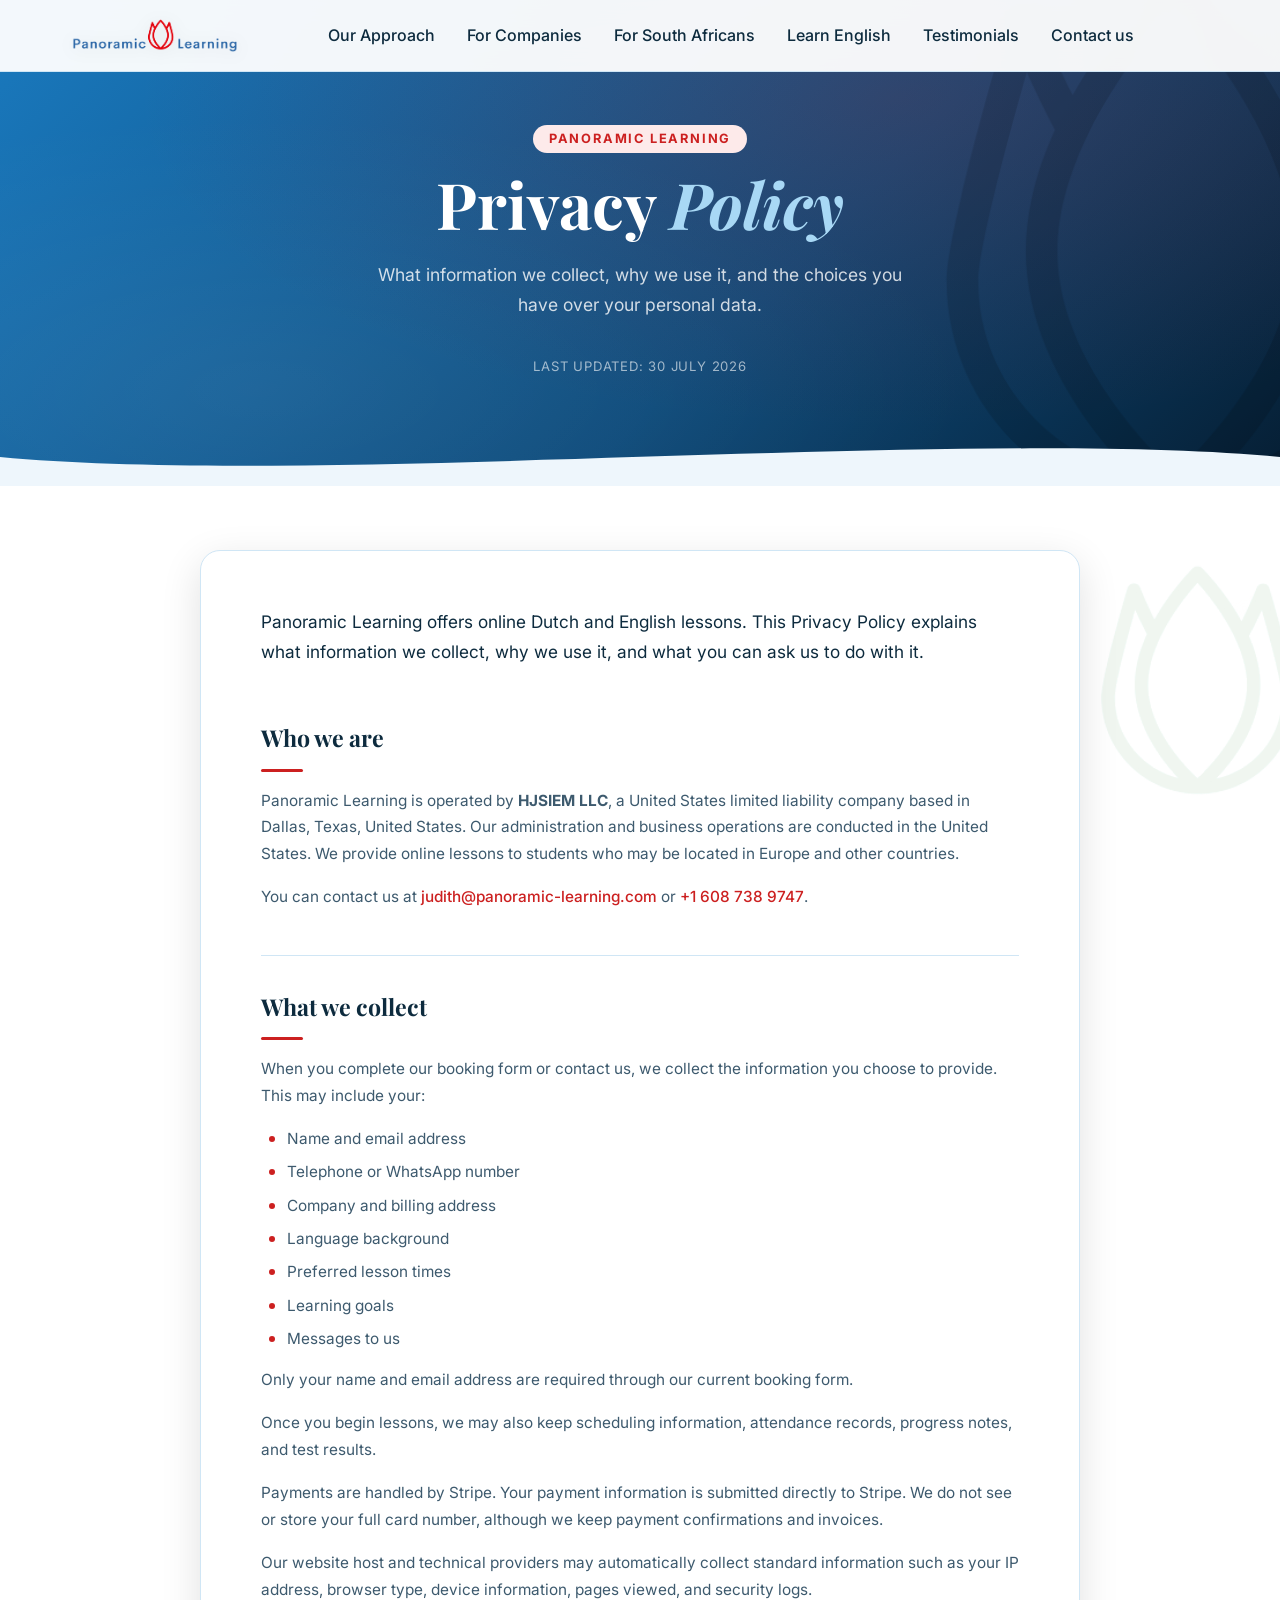
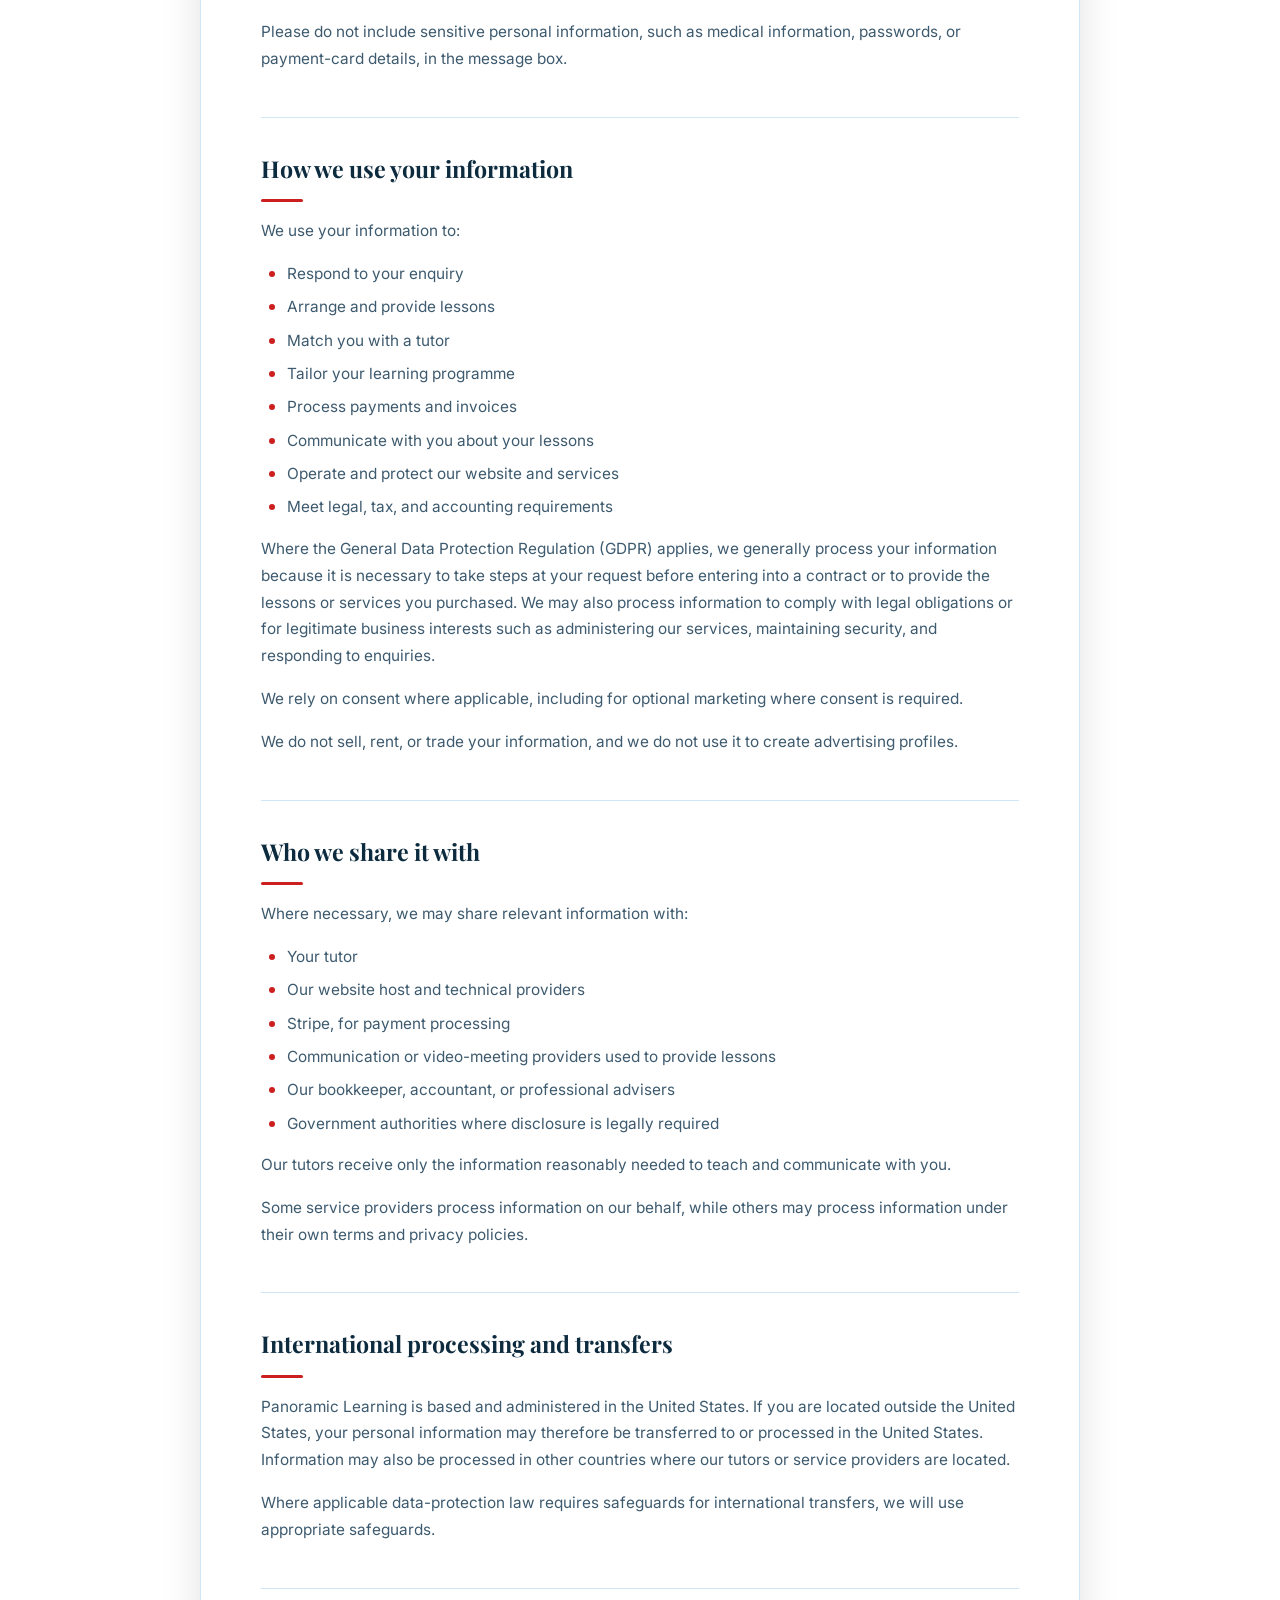
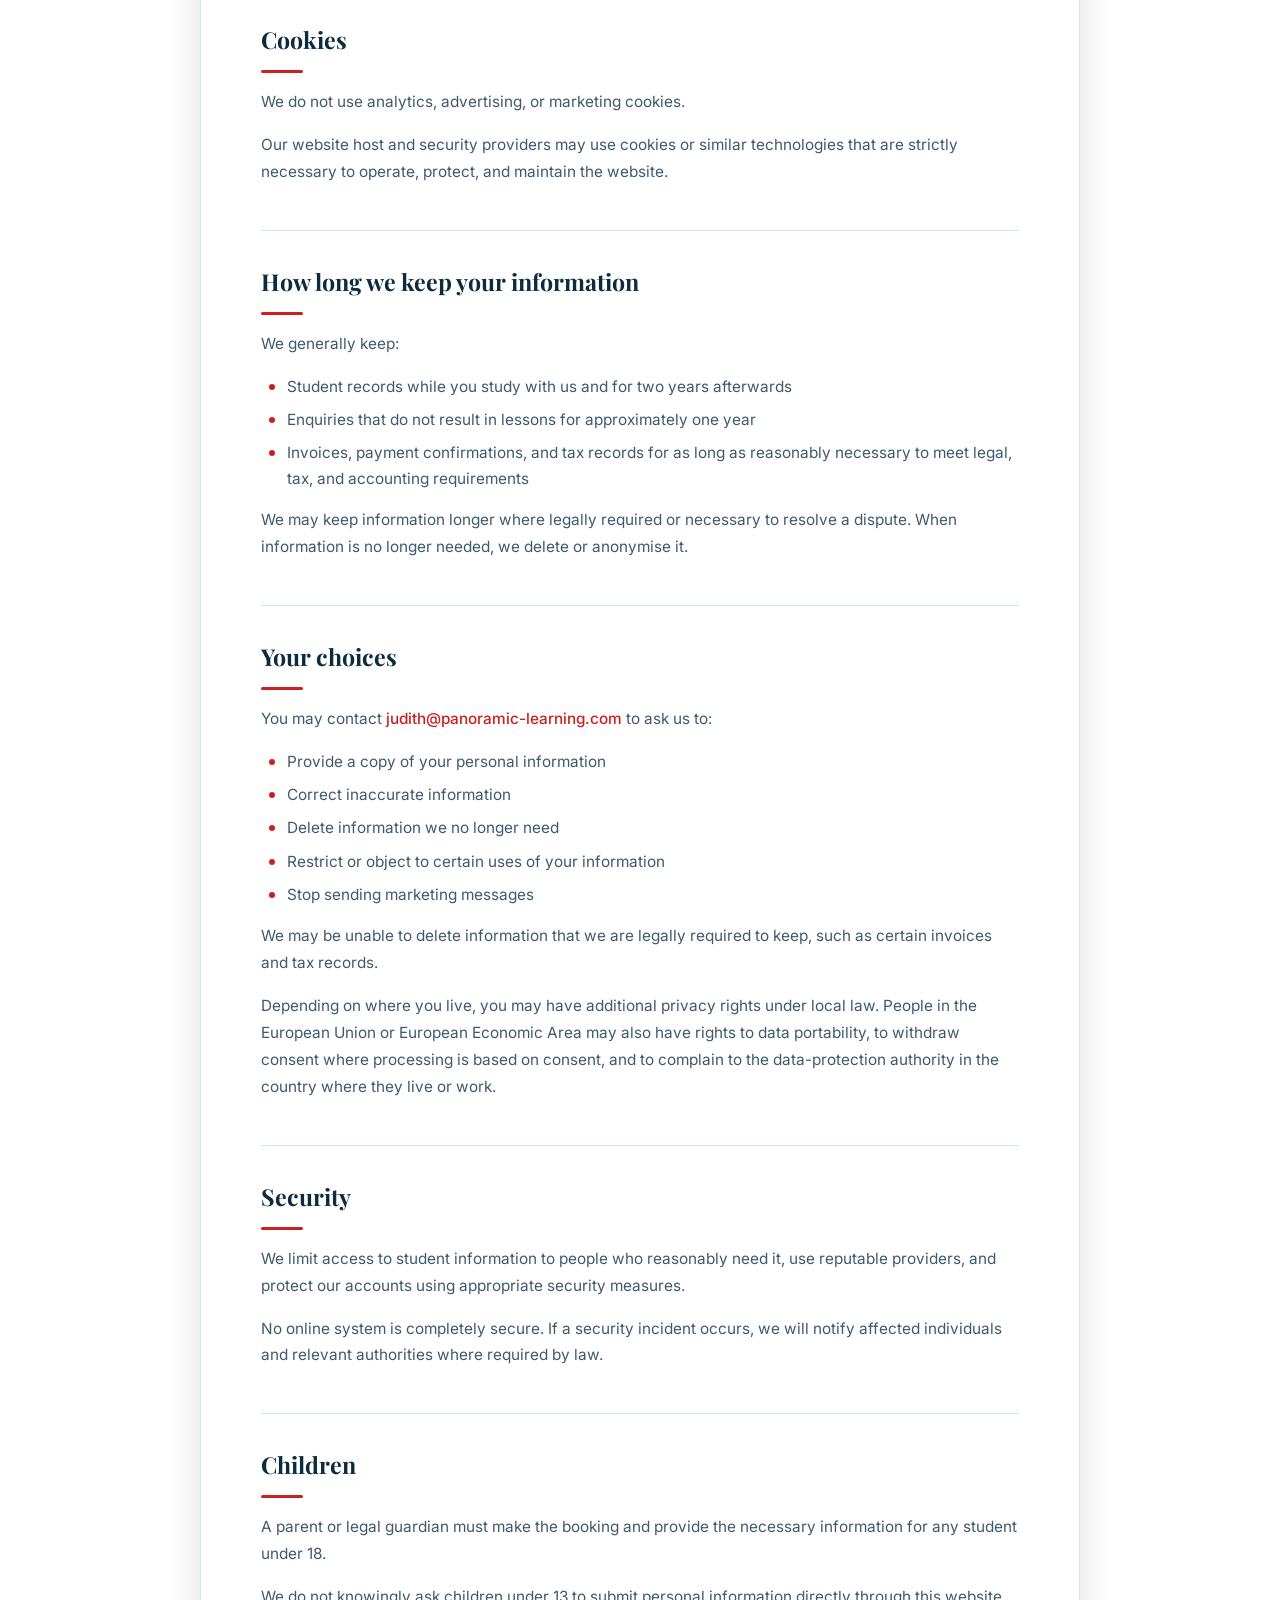
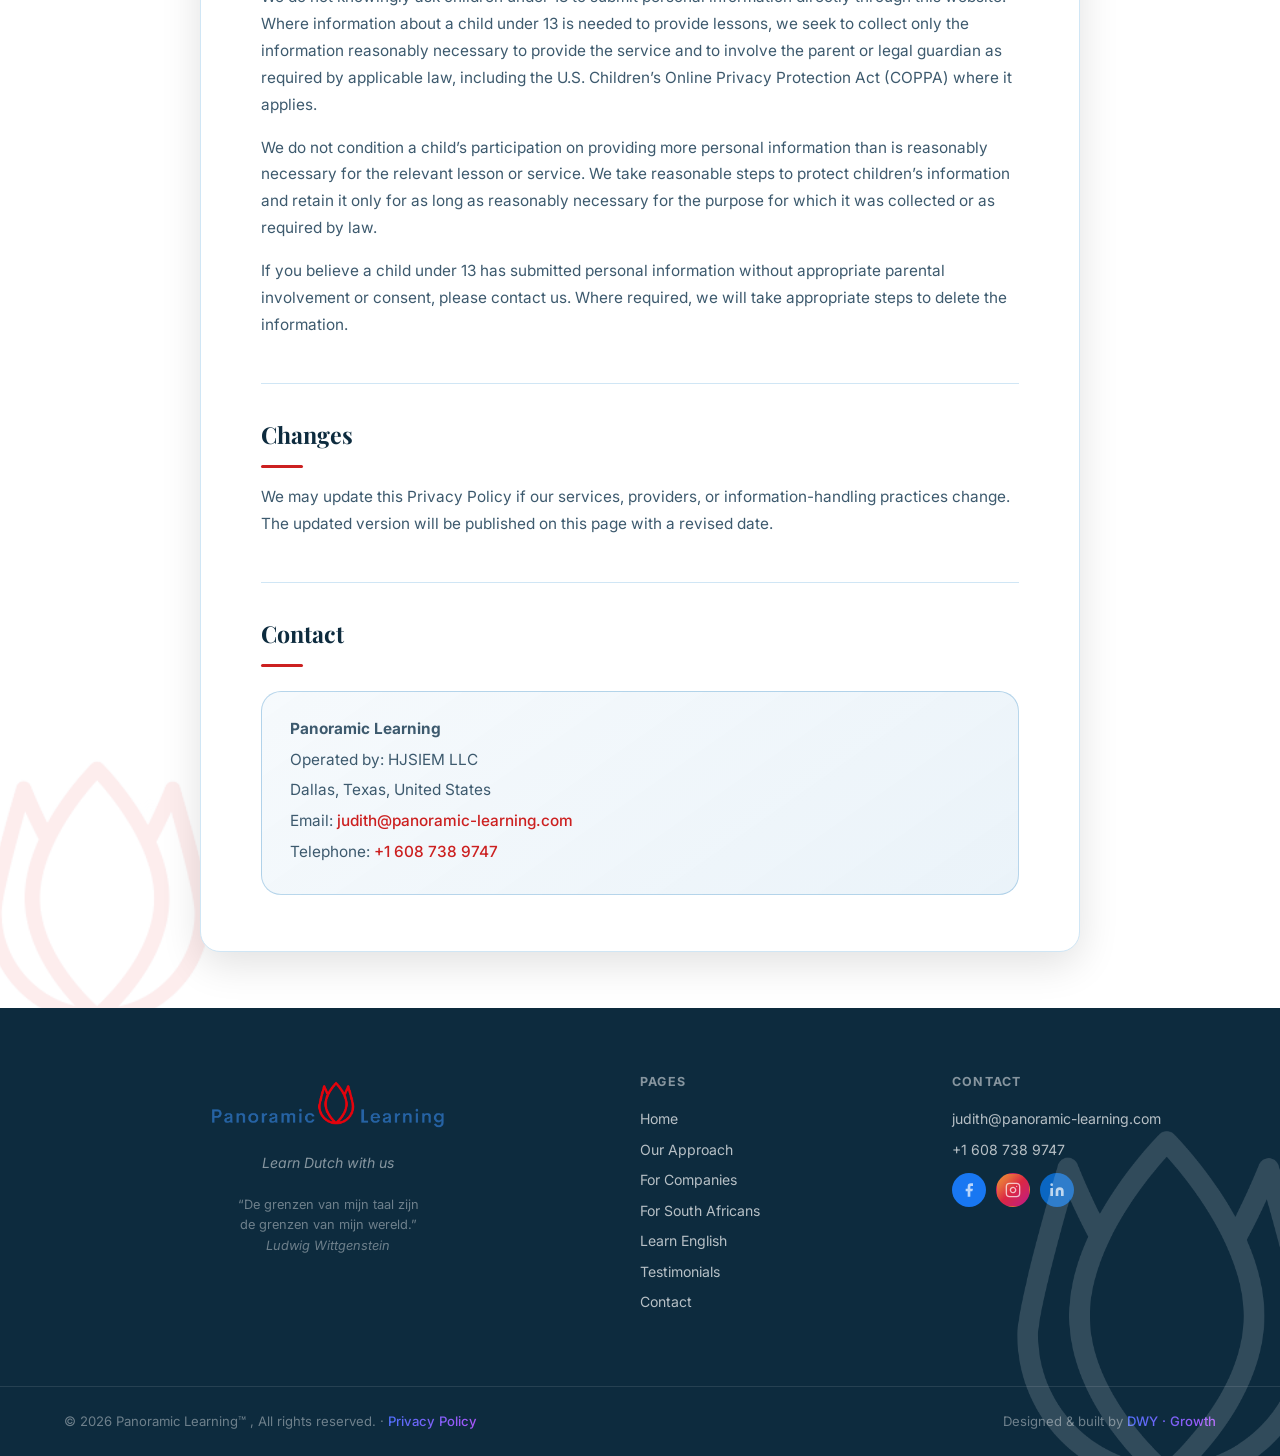
<file: privacy-policy.html>
<!DOCTYPE html>
<html lang="en">

<head>
    <meta charset="UTF-8" />
    <meta name="viewport" content="width=device-width, initial-scale=1.0" />
    <title>Privacy Policy - Panoramic Learning</title>
    <meta name="description"
        content="Privacy Policy for Panoramic Learning. Learn what information we collect, why we use it, and the choices you have over your personal data." />
    <meta name="robots" content="noindex, nofollow" />
    <link rel="icon" type="image/png" href="images/logo.png" />
    <link rel="preconnect" href="https://fonts.googleapis.com" />
    <link rel="preconnect" href="https://fonts.gstatic.com" crossorigin />
    <link
        href="https://fonts.googleapis.com/css2?family=Playfair+Display:ital,wght@0,400;0,600;0,700;1,400;1,600;1,700&family=Inter:wght@300;400;500;600;700;800&display=swap"
        rel="stylesheet" />
    <link rel="stylesheet" href="style.css" />
    <link rel="stylesheet" href="flag-icons.min.css">

    <style>
        /* ===== PRIVACY POLICY - PAGE-SPECIFIC STYLES ===== */
        .hero.legal-hero {
            min-height: 54vh;
        }

        .legal-hero .hero-inner {
            grid-template-columns: 1fr;
            justify-items: center;
            text-align: center;
            padding-block: 40px 96px;
        }

        .legal-hero .hero-content {
            max-width: 720px;
        }

        .legal-hero .hero-sub {
            max-width: 560px;
            margin-left: auto;
            margin-right: auto;
        }

        .legal-hero .legal-updated {
            margin: 20px 0 0;
            font-size: 0.82rem;
            letter-spacing: 0.06em;
            text-transform: uppercase;
            color: rgba(255, 255, 255, 0.6);
        }

        .legal-section {
            padding-top: 64px;
        }

        /* white "paper" card floating on the section background */
        .legal-paper {
            position: relative;
            z-index: 2;
            max-width: 880px;
            margin: 0 auto;
            background: #fff;
            border: 1px solid var(--clr-border);
            border-radius: var(--radius-lg);
            box-shadow: var(--shadow-lg);
            padding: 56px clamp(24px, 5vw, 60px);
        }

        .legal-content > p:first-child {
            font-size: 1.08rem;
            color: var(--clr-dark);
            line-height: 1.75;
            margin-bottom: 8px;
        }

        .legal-content h2 {
            font-family: var(--font-heading);
            font-size: 1.45rem;
            color: var(--clr-dark);
            font-weight: 700;
            margin: 44px 0 16px;
            padding-top: 32px;
            border-top: 1px solid var(--clr-border);
        }

        .legal-content h2::after {
            content: '';
            display: block;
            width: 42px;
            height: 3px;
            border-radius: 3px;
            background: var(--clr-accent);
            margin-top: 12px;
        }

        .legal-content h2:first-of-type {
            border-top: none;
            padding-top: 8px;
        }

        .legal-content p {
            font-size: 0.96rem;
            color: var(--clr-mid);
            line-height: 1.75;
            margin: 0 0 16px;
        }

        .legal-content ul {
            margin: 0 0 16px;
            padding-left: 0;
            list-style: none;
        }

        .legal-content ul li {
            position: relative;
            padding-left: 26px;
            margin-bottom: 8px;
            font-size: 0.96rem;
            color: var(--clr-mid);
            line-height: 1.65;
        }

        .legal-content ul li::before {
            content: '';
            position: absolute;
            left: 8px;
            top: 10px;
            width: 6px;
            height: 6px;
            border-radius: 50%;
            background: var(--clr-accent);
        }

        .legal-content a {
            color: var(--clr-accent);
            text-decoration: none;
            font-weight: 500;
        }

        .legal-content a:hover {
            text-decoration: underline;
        }

        .legal-contact-block {
            margin-top: 24px;
            padding: 24px 28px;
            border-radius: var(--radius-lg);
            border: 1px solid rgba(26, 122, 191, 0.28);
            background: linear-gradient(145deg, rgba(26, 122, 191, 0.04), rgba(26, 122, 191, 0.09));
        }

        .legal-contact-block p {
            margin: 0 0 4px;
        }
    </style>
</head>

<body>

    <!-- ========== HEADER ========== -->
    <header class="site-header" id="site-header">
        <div class="container header-inner">
            <a href="index.html" class="logo">
                <span class="logo-highlight logo-highlight--full">
                    <img src="images/full-logo.png" alt="Panoramic Learning" class="logo-img logo-img--full" />
                </span>
                <span class="logo-highlight logo-highlight--tulip">
                    <img src="images/logo.png" alt="Panoramic Learning Tulip Logo" class="logo-img logo-img--tulip" />
                </span>
            </a>
            <nav class="main-nav" id="main-nav">
                <ul class="main-menu">
                    <li><a href="approach.html">Our Approach</a></li>
                    <li><a href="companies.html">For Companies</a></li>
                    <li><a href="south-africans.html">For South Africans</a></li>
                    <li><a href="english.html">Learn English</a></li>
                    <li><a href="testimonials.html">Testimonials</a></li>
                    <li><a href="contact.html">Contact us</a></li>
                </ul>
            </nav>
            <div class="header-actions">
                <button class="hamburger" id="hamburger" aria-label="Toggle menu" aria-expanded="false">
                    <span></span><span></span><span></span>
                </button>
            </div>
        </div>
    </header>

    <!-- ========== LEGAL HERO ========== -->
    <section class="hero page-hero legal-hero" id="privacy-top">
        <div class="hero-bg"></div>
        <div aria-hidden="true"
            style="position:absolute;right:-160px;bottom:-40px;opacity:0.13;z-index:0;pointer-events:none;">
            <img src="images/black-logo.png" alt="" style="width:520px;height:auto;display:block;" />
        </div>
        <div class="container hero-inner">
            <div class="hero-content slide-in-left">
                <p class="hero-eyebrow">Panoramic Learning</p>
                <h1 class="hero-title">Privacy <em style="font-style:italic;color:#a8d8f5;">Policy</em></h1>
                <p class="hero-sub">What information we collect, why we use it, and the choices you have over your
                    personal data.</p>
                <p class="legal-updated">Last updated: 30 July 2026</p>
            </div>
        </div>
        <div class="hero-wave">
            <svg viewBox="0 0 1440 60" preserveAspectRatio="none">
                <path d="M0,30 C360,60 1080,0 1440,30 L1440,60 L0,60 Z" fill="#EEF6FC" />
            </svg>
        </div>
    </section>

    <!-- ========== LEGAL CONTENT ========== -->
    <section class="section section--alt legal-section">
        <!-- tulip logo watermarks -->
        <div aria-hidden="true"
            style="position:absolute;left:-50px;bottom:-30px;opacity:0.07;z-index:0;pointer-events:none;"><img
                src="images/logo.png" alt="" style="width:300px;height:auto;display:block;"></div>
        <div aria-hidden="true"
            style="position:absolute;right:-50px;top:60px;opacity:0.06;z-index:0;pointer-events:none;"><img
                src="images/logo.png" alt=""
                style="width:260px;height:auto;display:block;filter:hue-rotate(150deg);"></div>

        <div class="container">
            <div class="legal-paper">
            <div class="legal-content">

                <p>Panoramic Learning offers online Dutch and English lessons. This Privacy Policy explains what
                    information we collect, why we use it, and what you can ask us to do with it.</p>

                <h2>Who we are</h2>
                <p>Panoramic Learning is operated by <strong>HJSIEM LLC</strong>, a United States limited liability
                    company based in Dallas, Texas, United States. Our administration and business operations are
                    conducted in the United States. We provide online lessons to students who may be located in Europe
                    and other countries.</p>
                <p>You can contact us at <a href="mailto:judith@panoramic-learning.com">judith@panoramic-learning.com</a>
                    or <a href="tel:+16087389747">+1 608 738 9747</a>.</p>

                <h2>What we collect</h2>
                <p>When you complete our booking form or contact us, we collect the information you choose to provide.
                    This may include your:</p>
                <ul>
                    <li>Name and email address</li>
                    <li>Telephone or WhatsApp number</li>
                    <li>Company and billing address</li>
                    <li>Language background</li>
                    <li>Preferred lesson times</li>
                    <li>Learning goals</li>
                    <li>Messages to us</li>
                </ul>
                <p>Only your name and email address are required through our current booking form.</p>
                <p>Once you begin lessons, we may also keep scheduling information, attendance records, progress notes,
                    and test results.</p>
                <p>Payments are handled by Stripe. Your payment information is submitted directly to Stripe. We do not
                    see or store your full card number, although we keep payment confirmations and invoices.</p>
                <p>Our website host and technical providers may automatically collect standard information such as your
                    IP address, browser type, device information, pages viewed, and security logs.</p>
                <p>Please do not include sensitive personal information, such as medical information, passwords, or
                    payment-card details, in the message box.</p>

                <h2>How we use your information</h2>
                <p>We use your information to:</p>
                <ul>
                    <li>Respond to your enquiry</li>
                    <li>Arrange and provide lessons</li>
                    <li>Match you with a tutor</li>
                    <li>Tailor your learning programme</li>
                    <li>Process payments and invoices</li>
                    <li>Communicate with you about your lessons</li>
                    <li>Operate and protect our website and services</li>
                    <li>Meet legal, tax, and accounting requirements</li>
                </ul>
                <p>Where the General Data Protection Regulation (GDPR) applies, we generally process your information
                    because it is necessary to take steps at your request before entering into a contract or to provide
                    the lessons or services you purchased. We may also process information to comply with legal
                    obligations or for legitimate business interests such as administering our services, maintaining
                    security, and responding to enquiries.</p>
                <p>We rely on consent where applicable, including for optional marketing where consent is required.</p>
                <p>We do not sell, rent, or trade your information, and we do not use it to create advertising profiles.
                </p>

                <h2>Who we share it with</h2>
                <p>Where necessary, we may share relevant information with:</p>
                <ul>
                    <li>Your tutor</li>
                    <li>Our website host and technical providers</li>
                    <li>Stripe, for payment processing</li>
                    <li>Communication or video-meeting providers used to provide lessons</li>
                    <li>Our bookkeeper, accountant, or professional advisers</li>
                    <li>Government authorities where disclosure is legally required</li>
                </ul>
                <p>Our tutors receive only the information reasonably needed to teach and communicate with you.</p>
                <p>Some service providers process information on our behalf, while others may process information under
                    their own terms and privacy policies.</p>

                <h2>International processing and transfers</h2>
                <p>Panoramic Learning is based and administered in the United States. If you are located outside the
                    United States, your personal information may therefore be transferred to or processed in the United
                    States. Information may also be processed in other countries where our tutors or service providers
                    are located.</p>
                <p>Where applicable data-protection law requires safeguards for international transfers, we will use
                    appropriate safeguards.</p>

                <h2>Cookies</h2>
                <p>We do not use analytics, advertising, or marketing cookies.</p>
                <p>Our website host and security providers may use cookies or similar technologies that are strictly
                    necessary to operate, protect, and maintain the website.</p>

                <h2>How long we keep your information</h2>
                <p>We generally keep:</p>
                <ul>
                    <li>Student records while you study with us and for two years afterwards</li>
                    <li>Enquiries that do not result in lessons for approximately one year</li>
                    <li>Invoices, payment confirmations, and tax records for as long as reasonably necessary to meet
                        legal, tax, and accounting requirements</li>
                </ul>
                <p>We may keep information longer where legally required or necessary to resolve a dispute. When
                    information is no longer needed, we delete or anonymise it.</p>

                <h2>Your choices</h2>
                <p>You may contact <a href="mailto:judith@panoramic-learning.com">judith@panoramic-learning.com</a> to
                    ask us to:</p>
                <ul>
                    <li>Provide a copy of your personal information</li>
                    <li>Correct inaccurate information</li>
                    <li>Delete information we no longer need</li>
                    <li>Restrict or object to certain uses of your information</li>
                    <li>Stop sending marketing messages</li>
                </ul>
                <p>We may be unable to delete information that we are legally required to keep, such as certain invoices
                    and tax records.</p>
                <p>Depending on where you live, you may have additional privacy rights under local law. People in the
                    European Union or European Economic Area may also have rights to data portability, to withdraw
                    consent where processing is based on consent, and to complain to the data-protection authority in
                    the country where they live or work.</p>

                <h2>Security</h2>
                <p>We limit access to student information to people who reasonably need it, use reputable providers, and
                    protect our accounts using appropriate security measures.</p>
                <p>No online system is completely secure. If a security incident occurs, we will notify affected
                    individuals and relevant authorities where required by law.</p>

                <h2>Children</h2>
                <p>A parent or legal guardian must make the booking and provide the necessary information for any student
                    under 18.</p>
                <p>We do not knowingly ask children under 13 to submit personal information directly through this
                    website. Where information about a child under 13 is needed to provide lessons, we seek to collect
                    only the information reasonably necessary to provide the service and to involve the parent or legal
                    guardian as required by applicable law, including the U.S. Children&rsquo;s Online Privacy Protection
                    Act (COPPA) where it applies.</p>
                <p>We do not condition a child&rsquo;s participation on providing more personal information than is
                    reasonably necessary for the relevant lesson or service. We take reasonable steps to protect
                    children&rsquo;s information and retain it only for as long as reasonably necessary for the purpose
                    for which it was collected or as required by law.</p>
                <p>If you believe a child under 13 has submitted personal information without appropriate parental
                    involvement or consent, please contact us. Where required, we will take appropriate steps to delete
                    the information.</p>

                <h2>Changes</h2>
                <p>We may update this Privacy Policy if our services, providers, or information-handling practices
                    change. The updated version will be published on this page with a revised date.</p>

                <h2>Contact</h2>
                <div class="legal-contact-block">
                    <p><strong>Panoramic Learning</strong></p>
                    <p>Operated by: HJSIEM LLC</p>
                    <p>Dallas, Texas, United States</p>
                    <p>Email: <a href="mailto:judith@panoramic-learning.com">judith@panoramic-learning.com</a></p>
                    <p>Telephone: <a href="tel:+16087389747">+1 608 738 9747</a></p>
                </div>

            </div>
            </div>
        </div>
    </section>

    <!-- ========== FOOTER ========== -->
    <footer class="site-footer">
        <!-- tulip logo watermarks -->
        <div aria-hidden="true"
            style="position:absolute;right:-60px;bottom:-40px;opacity:0.15;z-index:0;pointer-events:none;"><img
                src="images/black-logo.png" alt="" style="width:340px;height:auto;display:block;filter:invert(1);">
        </div>
        <div class="container footer-grid">
            <div class="footer-brand">
                <a href="index.html" class="logo logo--footer">
                    <img src="images/full-logo.png" alt="Panoramic Learning" class="logo-img logo-img--footer" />
                </a>
                <p class="footer-tagline">Learn Dutch with us</p>
                <p class="footer-quote">&ldquo;De grenzen van mijn taal zijn<br>de grenzen van mijn
                    wereld.&rdquo;<br><em>Ludwig Wittgenstein</em></p>
            </div>
            <div class="footer-col">
                <h4>Pages</h4>
                <a href="index.html">Home</a>
                <a href="approach.html">Our Approach</a>
                <a href="companies.html">For Companies</a>
                <a href="south-africans.html">For South Africans</a>
                <a href="english.html">Learn English</a>
                <a href="testimonials.html">Testimonials</a>
                <a href="contact.html">Contact</a>
            </div>
            <div class="footer-col">
                <h4>Contact</h4>
                <a href="mailto:judith@panoramic-learning.com" style="white-space:nowrap;">judith@panoramic-learning.com</a>
                <a href="tel:+16087389747" style="white-space:nowrap;">+1 608 738 9747</a>
                <div class="social-btns social-btns--footer">
                    <a href="https://www.facebook.com/panoramiclearning" target="_blank" rel="noopener"
                        class="social-btn social-btn--fb" aria-label="Facebook">
                        <svg xmlns="http://www.w3.org/2000/svg" width="16" height="16" viewBox="0 0 24 24"
                            fill="currentColor">
                            <path d="M18 2h-3a5 5 0 0 0-5 5v3H7v4h3v8h4v-8h3l1-4h-4V7a1 1 0 0 1 1-1h3z" />
                        </svg>
                    </a>
                    <a href="https://www.instagram.com/panoramic_learning" target="_blank" rel="noopener"
                        class="social-btn social-btn--ig" aria-label="Instagram">
                        <svg xmlns="http://www.w3.org/2000/svg" width="16" height="16" viewBox="0 0 24 24" fill="none"
                            stroke="currentColor" stroke-width="2" stroke-linecap="round" stroke-linejoin="round">
                            <rect x="2" y="2" width="20" height="20" rx="5" ry="5" />
                            <path d="M16 11.37A4 4 0 1 1 12.63 8 4 4 0 0 1 16 11.37z" />
                            <line x1="17.5" y1="6.5" x2="17.51" y2="6.5" />
                        </svg>
                    </a>
                    <a href="https://www.linkedin.com/company/panoramic-learning" target="_blank" rel="noopener"
                        class="social-btn social-btn--li" aria-label="LinkedIn">
                        <svg xmlns="http://www.w3.org/2000/svg" width="16" height="16" viewBox="0 0 24 24" fill="currentColor"><path d="M16 8a6 6 0 0 1 6 6v7h-4v-7a2 2 0 0 0-2-2 2 2 0 0 0-2 2v7h-4v-7a6 6 0 0 1 6-6z"/><rect x="2" y="9" width="4" height="12"/><circle cx="4" cy="4" r="2"/></svg>
                    </a>
                </div>
            </div>
        </div>
        <div class="footer-bottom">
            <div class="container">
                <p>&copy; 2026 Panoramic Learning&trade; , All rights reserved. &middot; <a href="privacy-policy.html" class="footer-agency-link">Privacy Policy</a></p>
                <p>Designed &amp; built by <a href="https://dwygrowth.com" target="_blank" rel="noopener" class="footer-agency-link">DWY · Growth</a></p>
            </div>
        </div>
    </footer>

    <script src="script.js"></script>
    <script src="scroll-animate.js"></script>
</body>

</html>
</file>
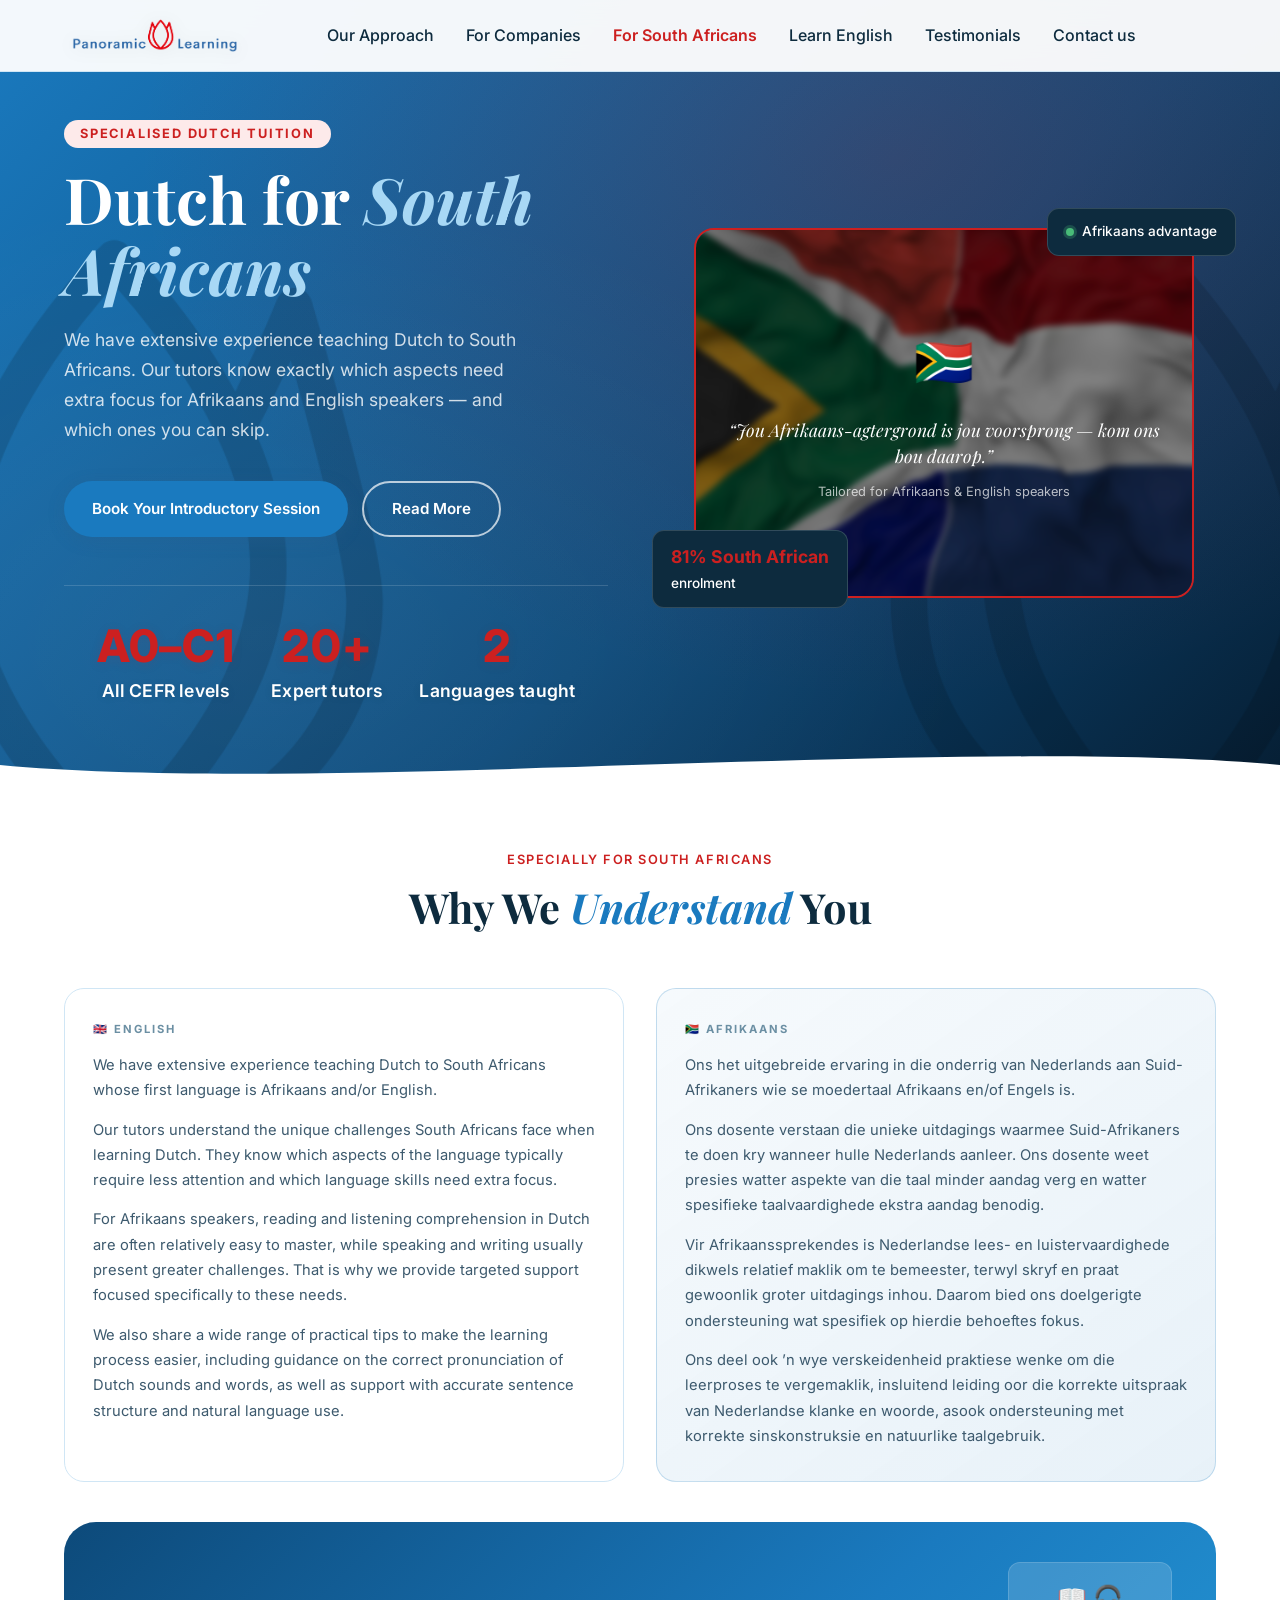
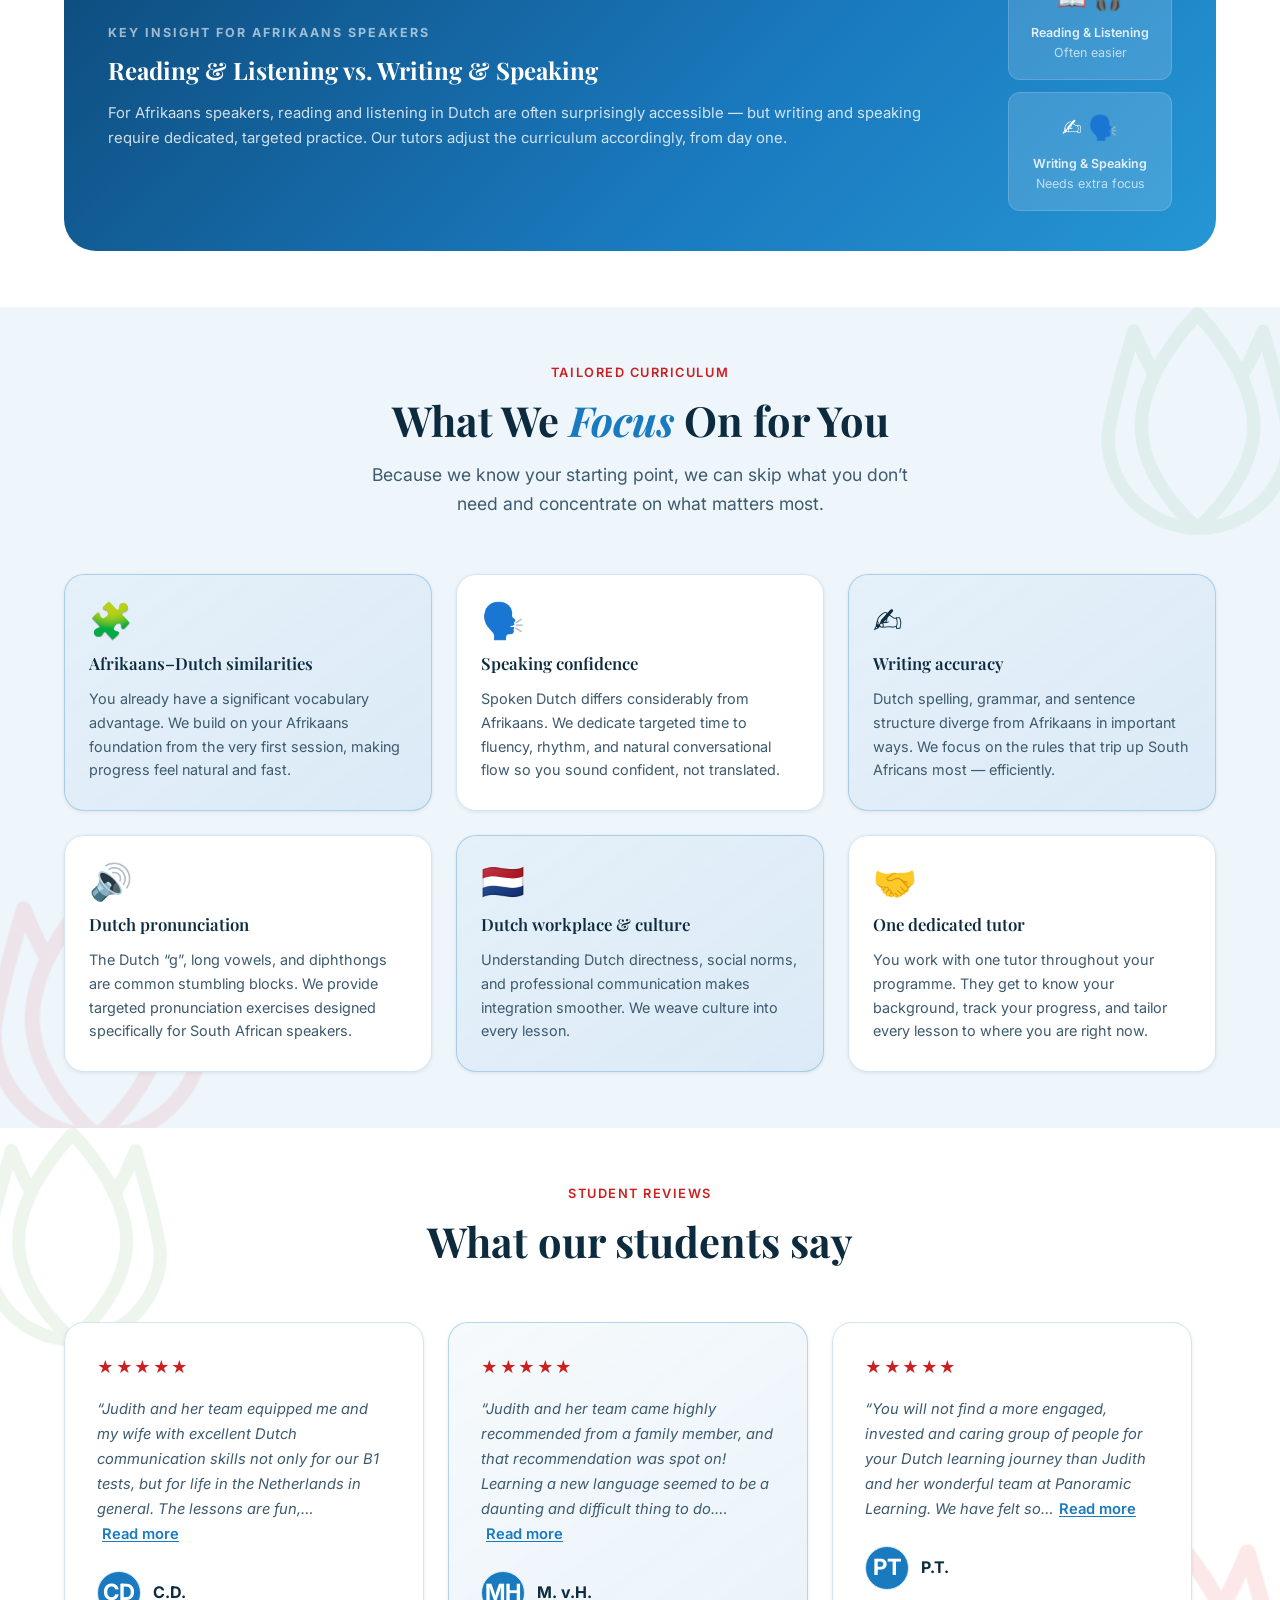
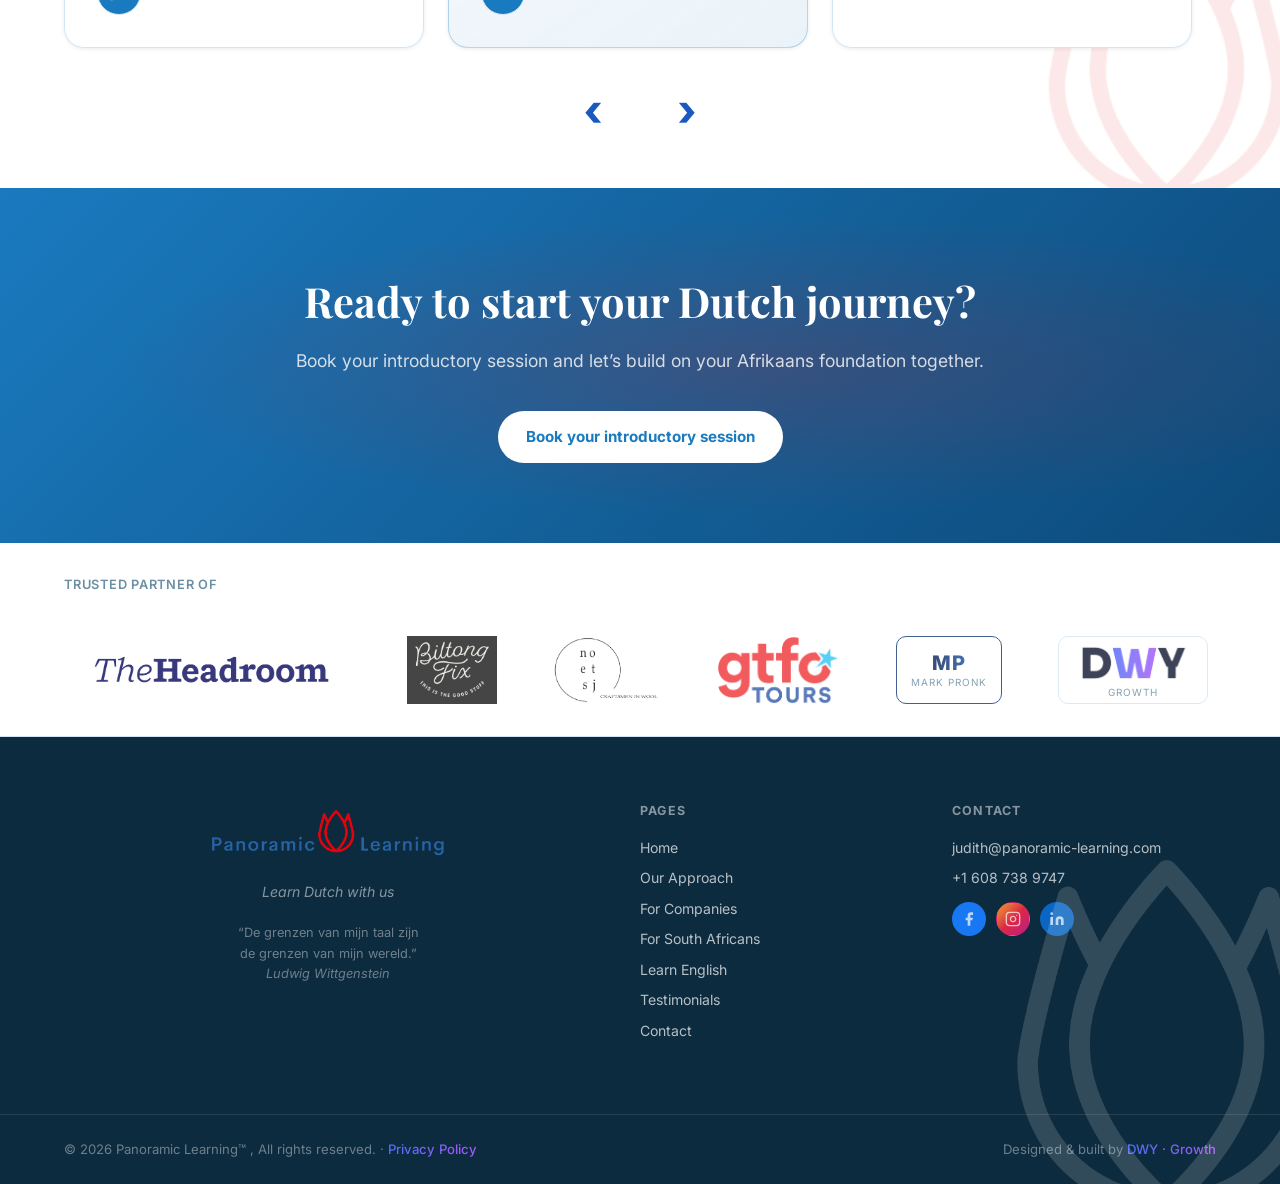
<file: south-africans.html>
﻿<!DOCTYPE html>
<html lang="en">

<head>
  <meta charset="UTF-8" />
  <meta name="viewport" content="width=device-width, initial-scale=1.0" />
  <title>For South Africans - Panoramic Learning</title>
  <meta name="description"
    content="Dutch lessons designed for South Africans. Expert tutors who understand Afrikaans and English speakers. Pronunciation, writing, speaking — we know exactly where to focus." />
  <meta name="robots" content="noindex, nofollow" />
  <link rel="icon" type="image/png" href="images/logo.png" />
  <link rel="preconnect" href="https://fonts.googleapis.com" />
  <link rel="preconnect" href="https://fonts.gstatic.com" crossorigin />
  <link
    href="https://fonts.googleapis.com/css2?family=Playfair+Display:ital,wght@0,400;0,600;0,700;1,400;1,600;1,700&family=Inter:wght@300;400;500;600;700;800&display=swap"
    rel="stylesheet" />
  <link rel="stylesheet" href="style.css" />
  <link rel="stylesheet" href="flag-icons.min.css">

  <style>
    /* ===== FOR SOUTH AFRICANS - PAGE-SPECIFIC STYLES ===== */
    .hero.page-hero {
      min-height: 72vh;
    }

    .main-menu a.nav-active {
      color: var(--clr-accent) !important;
      font-weight: 600;
    }

    /* ---------- HERO CARD: SA image background ---------- */
    .hero-card--main.sa-bg {
      position: relative;
      overflow: hidden;
      border: 2.5px solid var(--clr-accent) !important;
    }

    .hero-card--main.sa-bg::before {
      content: '';
      position: absolute;
      inset: -10px;
      background-image: url('images/south-african.png');
      background-size: cover;
      background-position: center;
      filter: blur(3px) brightness(0.5);
      z-index: 1;
      pointer-events: none;
    }

    .hero-card--main.sa-bg>* {
      position: relative;
      z-index: 2;
    }

    /* ---------- BILINGUAL SPLIT ---------- */
    .sa-lang-split {
      display: grid;
      grid-template-columns: 1fr 1fr;
      gap: 32px;
      margin-top: 32px;
    }

    .sa-lang-block {
      border-radius: var(--radius-lg);
      padding: 32px 28px;
      border: 1px solid var(--clr-border);
      background: #fff;
    }

    .sa-lang-block--afrikaans {
      background: linear-gradient(145deg, rgba(26, 122, 191, 0.04), rgba(26, 122, 191, 0.10));
      border-color: rgba(26, 122, 191, 0.22);
    }

    .sa-lang-label {
      font-size: 0.7rem;
      font-weight: 700;
      letter-spacing: 2px;
      text-transform: uppercase;
      color: var(--clr-light);
      margin-bottom: 14px;
      display: flex;
      align-items: center;
      gap: 8px;
    }

    .sa-lang-block p {
      font-size: 0.92rem;
      color: var(--clr-mid);
      line-height: 1.72;
      margin: 0 0 14px;
    }

    .sa-lang-block p:last-child {
      margin-bottom: 0;
    }

    /* ---------- FEATURE CARDS ---------- */
    .features-grid {
      display: grid;
      grid-template-columns: repeat(3, 1fr);
      gap: 24px;
      margin-top: 48px;
    }

    .feature-card:last-child:nth-child(3n+1) {
      grid-column: 2;
    }

    .feature-card:last-child:nth-child(3n+2) {
      grid-column: 2 / 4;
      justify-self: center;
      max-width: 566px;
    }

    .feature-card {
      background: #fff;
      border-radius: var(--radius-lg);
      padding: 28px 24px;
      box-shadow: var(--shadow-sm);
      border: 1px solid var(--clr-border);
      display: flex;
      flex-direction: column;
      gap: 10px;
      transition: transform 0.22s ease, box-shadow 0.22s ease;
    }

    .feature-card:hover {
      transform: translateY(-5px);
      box-shadow: var(--shadow-lg);
    }

    .feature-card--accent {
      border-color: rgba(26, 122, 191, 0.28);
      background: linear-gradient(145deg, rgba(26, 122, 191, 0.04), rgba(26, 122, 191, 0.09));
    }

    .feature-card-icon {
      font-size: 2.2rem;
      line-height: 1;
      margin-bottom: 2px;
    }

    .feature-card h3 {
      font-family: var(--font-heading);
      font-size: 1.05rem;
      color: var(--clr-dark);
      margin: 0;
      font-weight: 600;
    }

    .feature-card p {
      font-size: 0.9rem;
      color: var(--clr-mid);
      margin: 0;
      line-height: 1.65;
    }

    /* ---------- RESPONSIVE ---------- */
    @media (max-width: 960px) {
      .features-grid {
        grid-template-columns: repeat(2, 1fr);
      }

      .sa-lang-split {
        grid-template-columns: 1fr;
      }

      .feature-card:last-child:nth-child(3n+1) {
        grid-column: auto;
      }

      .feature-card:last-child:nth-child(3n+2) {
        grid-column: auto;
        max-width: none;
      }
    }

    @media (max-width: 600px) {
      .features-grid {
        grid-template-columns: 1fr;
      }

      .feature-card:last-child:nth-child(3n+1) {
        grid-column: auto;
      }

      .hero.page-hero {
        min-height: 60vh;
      }

      /* Reduce key-insight banner padding on phones */
      .key-insight-banner {
        padding: 28px 20px !important;
        gap: 20px !important;
        flex-direction: column;
        align-items: flex-start;
      }

      .key-insight-banner>div:last-child {
        flex-direction: row !important;
        flex-wrap: wrap;
        width: 100%;
        gap: 10px !important;
      }

      .key-insight-banner>div:last-child>div {
        flex: 1;
        min-width: 130px;
      }
    }
  </style>
</head>

<body>

  <!-- ========== HEADER ========== -->
  <header class="site-header" id="site-header">
    <div class="container header-inner">
      <a href="index.html" class="logo">
        <span class="logo-highlight logo-highlight--full">
          <img src="images/full-logo.png" alt="Panoramic Learning" class="logo-img logo-img--full" />
        </span>
        <span class="logo-highlight logo-highlight--tulip">
          <img src="images/logo.png" alt="Panoramic Learning Tulip Logo" class="logo-img logo-img--tulip" />
        </span>
      </a>
      <nav class="main-nav" id="main-nav">
        <ul class="main-menu">
          <li><a href="approach.html">Our Approach</a></li>
          <li><a href="companies.html">For Companies</a></li>
          <li><a href="south-africans.html" class="nav-active">For South Africans</a></li>
          <li><a href="english.html">Learn English</a></li>
          <li><a href="testimonials.html">Testimonials</a></li>
          <li><a href="contact.html">Contact us</a></li>
        </ul>
      </nav>
      <div class="header-actions">
        <button class="hamburger" id="hamburger" aria-label="Toggle menu" aria-expanded="false">
          <span></span><span></span><span></span>
        </button>
      </div>
    </div>
  </header>

  <!-- ========== PAGE HERO ========== -->
  <section class="hero page-hero" id="sa-top">
    <div class="hero-bg"></div>
    <div class="container hero-inner">
      <div class="hero-content slide-in-left">
        <p class="hero-eyebrow">Specialised Dutch Tuition</p>
        <h1 class="hero-title">Dutch for <em style="font-style:italic;color:#a8d8f5;">South Africans</em></h1>
        <p class="hero-sub">We have extensive experience teaching Dutch to South Africans. Our tutors know exactly which
          aspects need extra focus for Afrikaans and English speakers — and which ones you can skip.</p>
        <div class="hero-actions fade-up anim-delay-1">
          <a href="index.html#booking" class="btn btn-primary">Book Your Introductory Session</a>
          <a href="#in-your-language" class="btn btn-outline">Read More</a>
        </div>
        <div class="hero-stats fade-up anim-delay-2">
          <div class="stat"><strong>A0–C1</strong><span>All CEFR levels</span></div>
          <div class="stat"><strong>20+</strong><span>Expert tutors</span></div>
          <div class="stat"><strong>2</strong><span>Languages taught</span></div>
        </div>
      </div>

      <div class="hero-visual slide-in-right">
        <div class="hero-card hero-card--main sa-bg">
          <!-- SA flag stripe decoration -->
          <div aria-hidden="true" style="position:absolute;inset:0;z-index:1;overflow:hidden;pointer-events:none;">
          </div>
          <div class="hero-card-icon">&#x1F1FF;&#x1F1E6;</div>
          <p class="hero-card-quote" style="color:#fff;">&ldquo;Jou Afrikaans-agtergrond is jou voorsprong &mdash; kom
            ons bou daarop.&rdquo;</p>
          <p class="hero-card-author" style="color:rgba(255,255,255,0.7);">Tailored for Afrikaans &amp; English speakers
          </p>
        </div>
        <div class="hero-card hero-card--float hero-card--float-1">
          <span class="badge-dot badge-dot--green"></span>
          <span>Afrikaans advantage</span>
        </div>
        <div class="hero-card hero-card--float hero-card--float-2">
          <strong>81% South African</strong>
          <span>enrolment</span>
        </div>
      </div>
    </div>

    <div aria-hidden="true"
      style="position:absolute;left:-180px;bottom:-90px;opacity:0.13;z-index:0;pointer-events:none;">
      <img src="images/black-logo.png" alt="" style="width:600px;height:auto;display:block;" />
    </div>
    <div aria-hidden="true"
      style="position:absolute;right:-180px;bottom:-90px;opacity:0.13;z-index:0;pointer-events:none;">
      <img src="images/black-logo.png" alt="" style="width:600px;height:auto;display:block;" />
    </div>

    <div class="hero-wave">
      <svg viewBox="0 0 1440 60" preserveAspectRatio="none">
        <path d="M0,30 C360,60 1080,0 1440,30 L1440,60 L0,60 Z" fill="#ffffff" />
      </svg>
    </div>
  </section>

  <!-- ========== BILINGUAL TEXT SECTION ========== -->
  <section class="section section--alt" id="in-your-language">
    <!-- tulip logo watermarks -->

    <div class="container">
      <div class="section-header fade-up">
        <p class="section-eyebrow">Especially for South Africans</p>
        <h2 class="section-title">Why We <em>Understand</em> You</h2>
      </div>

      <div class="sa-lang-split fade-up">
        <div class="sa-lang-block">
          <div class="sa-lang-label">&#x1F1EC;&#x1F1E7; English</div>
          <p>We have extensive experience teaching Dutch to South Africans whose first language is Afrikaans and/or English.</p>
          <p>Our tutors understand the unique challenges South Africans face when learning Dutch. They know which aspects of the language typically require less attention and which language skills need extra focus.</p>
          <p>For Afrikaans speakers, reading and listening comprehension in Dutch are often relatively easy to master, while speaking and writing usually present greater challenges. That is why we provide targeted support focused specifically to these needs.</p>
          <p>We also share a wide range of practical tips to make the learning process easier, including guidance on the correct pronunciation of Dutch sounds and words, as well as support with accurate sentence structure and natural language use.</p>
        </div>

        <div class="sa-lang-block sa-lang-block--afrikaans">
          <div class="sa-lang-label">&#x1F1FF;&#x1F1E6; Afrikaans</div>
          <p>Ons het uitgebreide ervaring in die onderrig van Nederlands aan Suid-Afrikaners wie se moedertaal Afrikaans en/of Engels is.</p>
          <p>Ons dosente verstaan die unieke uitdagings waarmee Suid-Afrikaners te doen kry wanneer hulle Nederlands aanleer. Ons dosente weet presies watter aspekte van die taal minder aandag verg en watter spesifieke taalvaardighede ekstra aandag benodig.</p>
          <p>Vir Afrikaanssprekendes is Nederlandse lees- en luistervaardighede dikwels relatief maklik om te bemeester, terwyl skryf en praat gewoonlik groter uitdagings inhou. Daarom bied ons doelgerigte ondersteuning wat spesifiek op hierdie behoeftes fokus.</p>
          <p>Ons deel ook ’n wye verskeidenheid praktiese wenke om die leerproses te vergemaklik, insluitend leiding oor die korrekte uitspraak van Nederlandse klanke en woorde, asook ondersteuning met korrekte sinskonstruksie en natuurlike taalgebruik.</p>
        </div>
      </div>

      <!-- Key insight banner -->
      <div
        style="margin-top:40px;background:linear-gradient(135deg,#0d4a7a 0%,#1a7abf 60%,#2596d4 100%);border-radius:var(--radius-xl);padding:40px 44px;color:#fff;display:flex;align-items:center;gap:40px;flex-wrap:wrap;"
        class="fade-up key-insight-banner">
        <div style="flex:1;min-width:240px;">
          <p
            style="font-size:0.78rem;font-weight:700;letter-spacing:2px;text-transform:uppercase;color:rgba(255,255,255,0.6);margin:0 0 8px;">
            Key insight for Afrikaans speakers</p>
          <h3 style="font-family:var(--font-heading);font-size:1.5rem;color:#fff;margin:0 0 12px;">Reading &amp;
            Listening vs. Writing &amp; Speaking</h3>
          <p style="color:rgba(255,255,255,0.8);margin:0;font-size:0.93rem;line-height:1.65;">For Afrikaans speakers,
            reading and listening in Dutch are often surprisingly accessible &mdash; but writing and speaking require
            dedicated, targeted practice. Our tutors adjust the curriculum accordingly, from day one.</p>
        </div>
        <div style="display:flex;flex-direction:column;gap:12px;flex-shrink:0;">
          <div
            style="background:rgba(255,255,255,0.15);border-radius:12px;padding:16px 22px;border:1px solid rgba(255,255,255,0.15);text-align:center;">
            <div style="font-size:1.5rem;margin-bottom:6px;">&#x1F4D6; &#x1F3A7;</div>
            <div style="font-size:0.78rem;color:rgba(255,255,255,0.85);font-weight:600;">Reading &amp;
              Listening<br><span style="font-weight:400;opacity:0.8;">Often easier</span></div>
          </div>
          <div
            style="background:rgba(255,255,255,0.15);border-radius:12px;padding:16px 22px;border:1px solid rgba(255,255,255,0.15);text-align:center;">
            <div style="font-size:1.5rem;margin-bottom:6px;">&#x270D;&#xFE0F; &#x1F5E3;&#xFE0F;</div>
            <div style="font-size:0.78rem;color:rgba(255,255,255,0.85);font-weight:600;">Writing &amp; Speaking<br><span
                style="font-weight:400;opacity:0.8;">Needs extra focus</span></div>
          </div>
        </div>
      </div>
    </div>
  </section>

  <!-- ========== WHAT WE FOCUS ON ========== -->
  <section class="section" id="focus-areas">
    <!-- tulip logo watermarks -->
    <div aria-hidden="true"
      style="position:absolute;left:-50px;bottom:-30px;opacity:0.07;z-index:0;pointer-events:none;"><img
        src="images/logo.png" alt="" style="width:300px;height:auto;display:block;"></div>
    <div aria-hidden="true" style="position:absolute;right:-50px;top:-20px;opacity:0.06;z-index:0;pointer-events:none;">
      <img src="images/logo.png" alt="" style="width:260px;height:auto;display:block;filter:hue-rotate(150deg);"></div>

    <div class="container">
      <div class="section-header fade-up">
        <p class="section-eyebrow">Tailored Curriculum</p>
        <h2 class="section-title">What We <em>Focus</em> On for You</h2>
        <p class="section-sub">Because we know your starting point, we can skip what you don&rsquo;t need and
          concentrate on what matters most.</p>
      </div>

      <div class="features-grid">

        <div class="feature-card feature-card--accent fade-up anim-delay-1">
          <div class="feature-card-icon">&#x1F9E9;</div>
          <h3>Afrikaans–Dutch similarities</h3>
          <p>You already have a significant vocabulary advantage. We build on your Afrikaans foundation from the very
            first session, making progress feel natural and fast.</p>
        </div>

        <div class="feature-card fade-up anim-delay-2">
          <div class="feature-card-icon">&#x1F5E3;&#xFE0F;</div>
          <h3>Speaking confidence</h3>
          <p>Spoken Dutch differs considerably from Afrikaans. We dedicate targeted time to fluency, rhythm, and natural
            conversational flow so you sound confident, not translated.</p>
        </div>

        <div class="feature-card feature-card--accent fade-up anim-delay-3">
          <div class="feature-card-icon">&#x270D;&#xFE0F;</div>
          <h3>Writing accuracy</h3>
          <p>Dutch spelling, grammar, and sentence structure diverge from Afrikaans in important ways. We focus on the
            rules that trip up South Africans most &mdash; efficiently.</p>
        </div>

        <div class="feature-card fade-up anim-delay-1">
          <div class="feature-card-icon">&#x1F50A;</div>
          <h3>Dutch pronunciation</h3>
          <p>The Dutch &ldquo;g&rdquo;, long vowels, and diphthongs are common stumbling blocks. We provide targeted
            pronunciation exercises designed specifically for South African speakers.</p>
        </div>

        <div class="feature-card feature-card--accent fade-up anim-delay-2">
          <div class="feature-card-icon">&#x1F1F3;&#x1F1F1;</div>
          <h3>Dutch workplace &amp; culture</h3>
          <p>Understanding Dutch directness, social norms, and professional communication makes integration smoother. We
            weave culture into every lesson.</p>
        </div>

        <div class="feature-card fade-up anim-delay-3">
          <div class="feature-card-icon">&#x1F91D;</div>
          <h3>One dedicated tutor</h3>
          <p>You work with one tutor throughout your programme. They get to know your background, track your progress,
            and tailor every lesson to where you are right now.</p>
        </div>

      </div>
    </div>
  </section>

  <!-- ========== TESTIMONIALS ========== -->
  <section class="section section--alt testimonials" id="testimonials">
    <!-- tulip logo watermarks -->
    <div aria-hidden="true"
      style="position:absolute;right:-50px;bottom:-30px;opacity:0.09;z-index:0;pointer-events:none;"><img
        src="images/logo.png" alt="" style="width:320px;height:auto;display:block;"></div>
    <div aria-hidden="true" style="position:absolute;left:-50px;top:-20px;opacity:0.07;z-index:0;pointer-events:none;">
      <img src="images/logo.png" alt="" style="width:250px;height:auto;display:block;filter:hue-rotate(150deg);"></div>
    <div class="container">
      <div class="section-header fade-up">
        <p class="section-eyebrow">Student Reviews</p>
        <h2 class="section-title">What our students say</h2>
      </div>
      <div class="testimonial-track-wrap">
        <div class="testimonial-track" id="testimonial-track">
          <div class="testimonial-card">
            <div class="testimonial-stars">★★★★★</div>
            <p>"Within three months I could hold a full conversation with my Dutch colleagues. The cultural context
              Judith brings to every lesson is what makes Panoramic Learning different."</p>
            <div class="testimonial-author">
              <div class="author-avatar">SR</div>
              <div><strong>Sarah R.</strong><br><span>Software Engineer, relocated from UK</span></div>
            </div>
          </div>
          <div class="testimonial-card">
            <div class="testimonial-stars">★★★★★</div>
            <p>"I tried two other Dutch courses before finding Panoramic Learning. The grammar-first approach finally
              made things click. Highly recommend for anyone serious about learning."</p>
            <div class="testimonial-author">
              <div class="author-avatar">MK</div>
              <div><strong>Marco K.</strong><br><span>Marketing Manager, Amsterdam</span></div>
            </div>
          </div>
          <div class="testimonial-card">
            <div class="testimonial-stars">★★★★★</div>
            <p>"Flexible scheduling was a game changer, I'm based in New York and my tutor is in Europe. We always find
              a time that works. The lessons feel personal, never generic."</p>
            <div class="testimonial-author">
              <div class="author-avatar">LP</div>
              <div><strong>Lena P.</strong><br><span>Expat preparing for relocation</span></div>
            </div>
          </div>
          <div class="testimonial-card">
            <div class="testimonial-stars">★★★★★</div>
            <p>"I passed my NT2 exam on the first attempt. My tutor prepared me not just with language, but with
              confidence. The investment paid off many times over."</p>
            <div class="testimonial-author">
              <div class="author-avatar">AT</div>
              <div><strong>Ayşe T.</strong><br><span>Permanent residency applicant</span></div>
            </div>
          </div>
          <div class="testimonial-card">
            <div class="testimonial-stars">★★★★★</div>
            <p>"The combination of real-world Dutch, news, idioms, humour, with proper grammar made learning genuinely
              enjoyable. I actually look forward to my lessons."</p>
            <div class="testimonial-author">
              <div class="author-avatar">JB</div>
              <div><strong>James B.</strong><br><span>Teacher, The Hague</span></div>
            </div>
          </div>
          <div class="testimonial-card">
            <div class="testimonial-stars">★★★★★</div>
            <p>"My whole family joined, kids and adults together. Each of us got a tailored programme. It felt like a
              private language school, not a one-size-fits-all online course."</p>
            <div class="testimonial-author">
              <div class="author-avatar">FD</div>
              <div><strong>Fatima D.</strong><br><span>Relocated family, Rotterdam</span></div>
            </div>
          </div>
          <!-- Duplicate cards for infinite scroll effect -->
          <div class="testimonial-card">
            <div class="testimonial-stars">★★★★★</div>
            <p>"Within three months I could hold a full conversation with my Dutch colleagues. The cultural context
              Judith brings to every lesson is what makes Panoramic Learning different."</p>
            <div class="testimonial-author">
              <div class="author-avatar">SR</div>
              <div><strong>Sarah R.</strong><br><span>Software Engineer, relocated from UK</span></div>
            </div>
          </div>
          <div class="testimonial-card">
            <div class="testimonial-stars">★★★★★</div>
            <p>"I tried two other Dutch courses before finding Panoramic Learning. The grammar-first approach finally
              made things click. Highly recommend for anyone serious about learning."</p>
            <div class="testimonial-author">
              <div class="author-avatar">MK</div>
              <div><strong>Marco K.</strong><br><span>Marketing Manager, Amsterdam</span></div>
            </div>
          </div>
          <div class="testimonial-card">
            <div class="testimonial-stars">★★★★★</div>
            <p>"Flexible scheduling was a game changer, I'm based in New York and my tutor is in Europe. We always find
              a time that works. The lessons feel personal, never generic."</p>
            <div class="testimonial-author">
              <div class="author-avatar">LP</div>
              <div><strong>Lena P.</strong><br><span>Expat preparing for relocation</span></div>
            </div>
          </div>
        </div>
      </div>
      <div class="testimonial-nav">
        <span class="tnav-arrow" id="tnav-prev" aria-label="Previous" tabindex="0">‹</span>
        <span class="tnav-arrow" id="tnav-next" aria-label="Next" tabindex="0">›</span>
      </div>
    </div>
  </section>

  <!-- ========== CTA BAND ========== -->
  <section class="cta-band">
    <!-- tulip logo watermarks -->
    <div class="container cta-band-inner">
      <h2>Ready to start your Dutch journey?</h2>
      <p>Book your introductory session and let&rsquo;s build on your Afrikaans foundation together.</p>
      <a href="index.html#booking" class="btn btn-white">Book your introductory session</a>
    </div>
  </section>

  <!-- ========== PARTNERS STRIP ========== -->
  <section class="partners">
    <div class="container">
      <p class="partners-label">Trusted partner of</p>
      <div class="partners-logos">
        <a href="https://theheadroom.nl/" target="_blank" rel="noopener" class="partner-logo"><img src="images/the-headroom.png" alt="The Headroom" style="height:68px;" /></a>
        <a href="https://biltongfix.com/" target="_blank" rel="noopener" class="partner-logo"><img src="images/biltang.png" alt="Biltong Fix" style="height:68px;" /></a>
        <a href="https://noetsj.com/nl/" target="_blank" rel="noopener" class="partner-logo"><img src="images/noetsj.png" alt="Noetsj Craftsmen in Wool" style="height:68px;" /></a>
        <a href="https://gtfotours.com" target="_blank" rel="noopener" class="partner-logo"><img src="images/gtfo.png" alt="GTFO Tours" style="height:68px;" /></a>
        <a href="https://www.linkedin.com/in/mark-pronk-30429446/" target="_blank" rel="noopener" class="partner-logo"><span class="partner-text-logo partner-text-logo--mp"><strong>MP</strong><small>Mark Pronk</small></span></a>
        <a href="https://dwygrowth.com" target="_blank" rel="noopener" class="partner-logo"><span class="partner-text-logo partner-text-logo--dwy"><img src="images/dwy.png" alt="DWY Growth" style="height:44px;" /><small>Growth</small></span></a>
      </div>
    </div>
  </section>

  <!-- ========== FOOTER ========== -->
  <footer class="site-footer">
    <!-- tulip logo watermarks -->
    <div aria-hidden="true"
      style="position:absolute;right:-60px;bottom:-40px;opacity:0.15;z-index:0;pointer-events:none;"><img
        src="images/black-logo.png" alt="" style="width:340px;height:auto;display:block;filter:invert(1);"></div>
    <div class="container footer-grid">
      <div class="footer-brand">
        <a href="index.html" class="logo logo--footer">
          <img src="images/full-logo.png" alt="Panoramic Learning" class="logo-img logo-img--footer" />
        </a>
        <p class="footer-tagline">Learn Dutch with us</p>
        <p class="footer-quote">&ldquo;De grenzen van mijn taal zijn<br>de grenzen van mijn wereld.&rdquo;<br><em>Ludwig
            Wittgenstein</em></p>
      </div>
      <div class="footer-col">
        <h4>Pages</h4>
        <a href="index.html">Home</a>
        <a href="approach.html">Our Approach</a>
        <a href="companies.html">For Companies</a>
        <a href="south-africans.html">For South Africans</a>
        <a href="english.html">Learn English</a>
        <a href="testimonials.html">Testimonials</a>
        <a href="contact.html">Contact</a>
      </div>
      <div class="footer-col">
        <h4>Contact</h4>
        <a href="mailto:judith@panoramic-learning.com" style="white-space:nowrap;">judith@panoramic-learning.com</a>
        <a href="tel:+16087389747" style="white-space:nowrap;">+1 608 738 9747</a>
        <div class="social-btns social-btns--footer">
          <a href="https://www.facebook.com/panoramiclearning" target="_blank" rel="noopener"
            class="social-btn social-btn--fb" aria-label="Facebook">
            <svg xmlns="http://www.w3.org/2000/svg" width="16" height="16" viewBox="0 0 24 24" fill="currentColor">
              <path d="M18 2h-3a5 5 0 0 0-5 5v3H7v4h3v8h4v-8h3l1-4h-4V7a1 1 0 0 1 1-1h3z" />
            </svg>
          </a>
          <a href="https://www.instagram.com/panoramic_learning" target="_blank" rel="noopener"
            class="social-btn social-btn--ig" aria-label="Instagram">
            <svg xmlns="http://www.w3.org/2000/svg" width="16" height="16" viewBox="0 0 24 24" fill="none"
              stroke="currentColor" stroke-width="2" stroke-linecap="round" stroke-linejoin="round">
              <rect x="2" y="2" width="20" height="20" rx="5" ry="5" />
              <path d="M16 11.37A4 4 0 1 1 12.63 8 4 4 0 0 1 16 11.37z" />
              <line x1="17.5" y1="6.5" x2="17.51" y2="6.5" />
            </svg>
          </a>
          <a href="https://www.linkedin.com/company/panoramic-learning" target="_blank" rel="noopener"
            class="social-btn social-btn--li" aria-label="LinkedIn">
            <svg xmlns="http://www.w3.org/2000/svg" width="16" height="16" viewBox="0 0 24 24" fill="currentColor">
              <path d="M16 8a6 6 0 0 1 6 6v7h-4v-7a2 2 0 0 0-2-2 2 2 0 0 0-2 2v7h-4v-7a6 6 0 0 1 6-6z" />
              <rect x="2" y="9" width="4" height="12" />
              <circle cx="4" cy="4" r="2" />
            </svg>
          </a>
        </div>
      </div>
    </div>
    <div class="footer-bottom">
      <div class="container">
        <p>&copy; 2026 Panoramic Learning&trade; , All rights reserved. &middot; <a href="privacy-policy.html" class="footer-agency-link">Privacy Policy</a></p>
        <p>Designed &amp; built by <a href="https://dwygrowth.com" target="_blank" rel="noopener" class="footer-agency-link">DWY · Growth</a></p>
      </div>
    </div>
  </footer>

  <script src="script.js"></script>
  <script src="scroll-animate.js"></script>
</body>

</html>
</file>
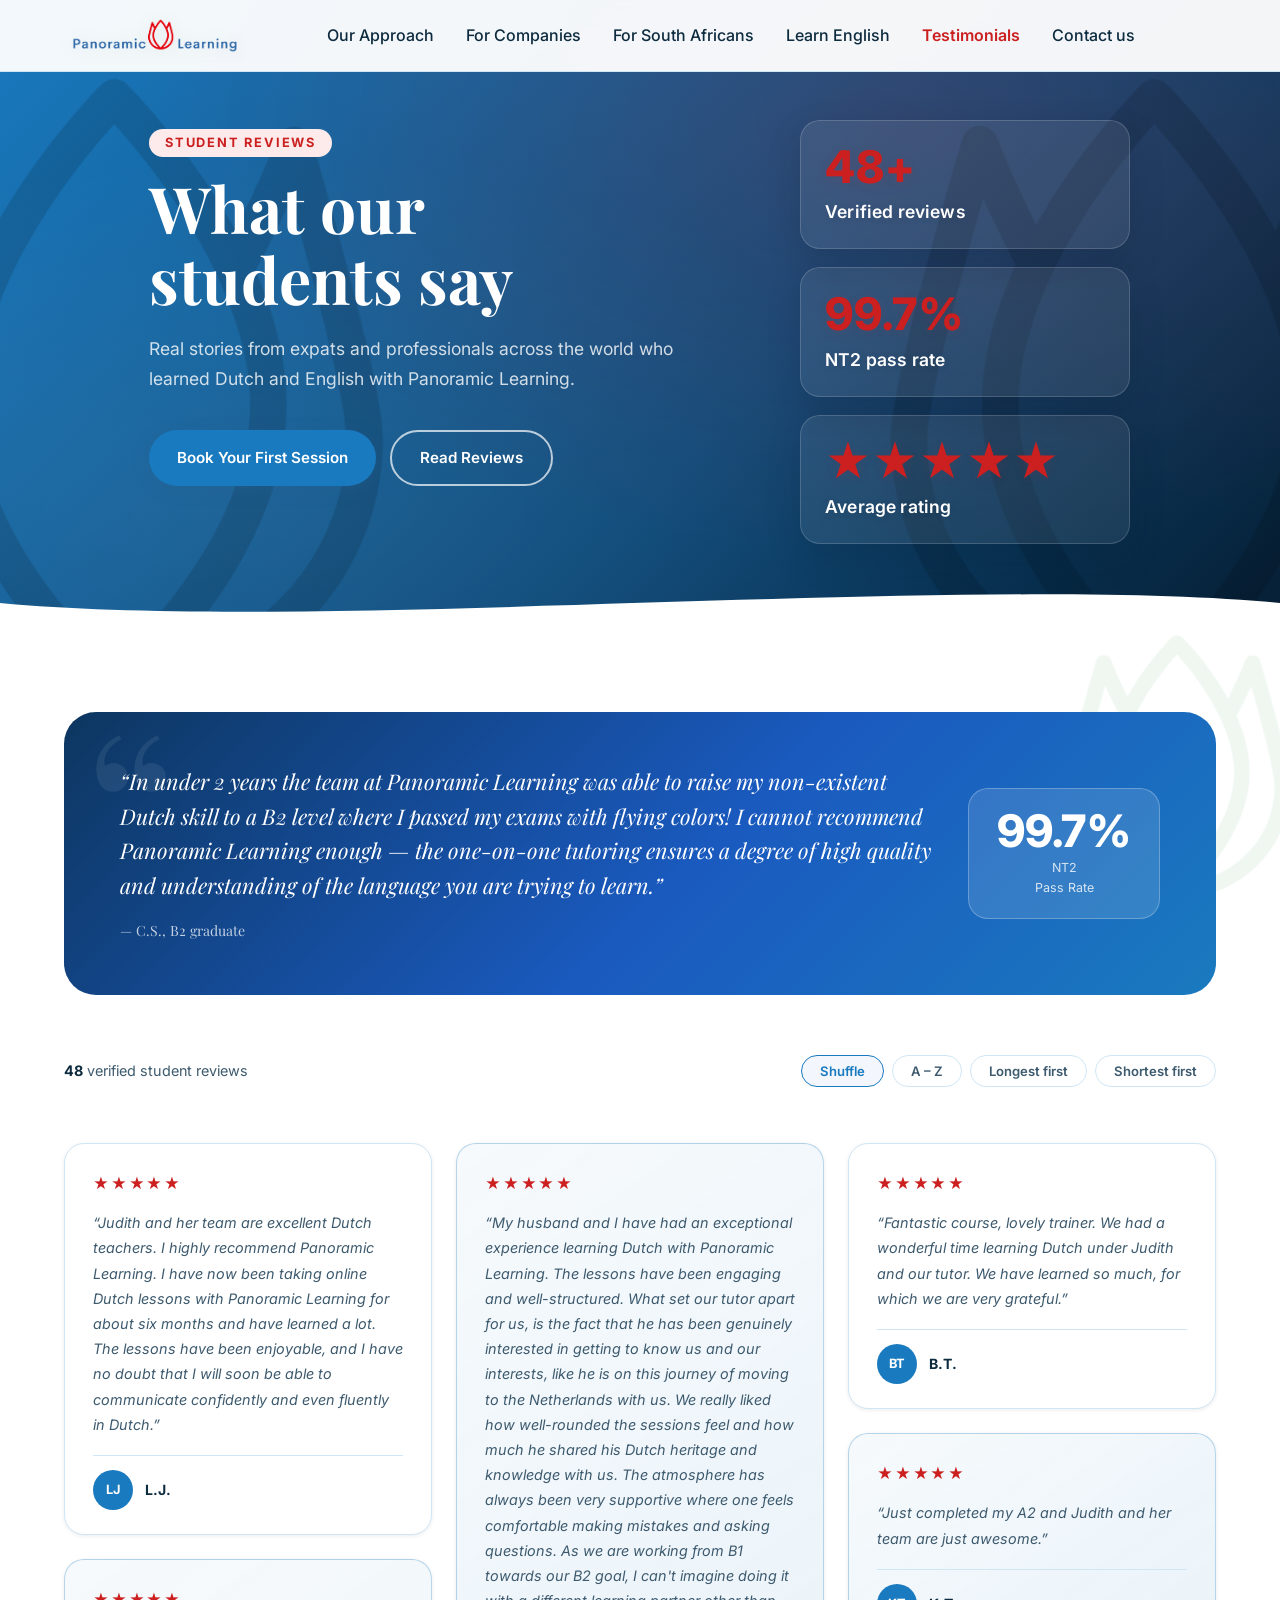
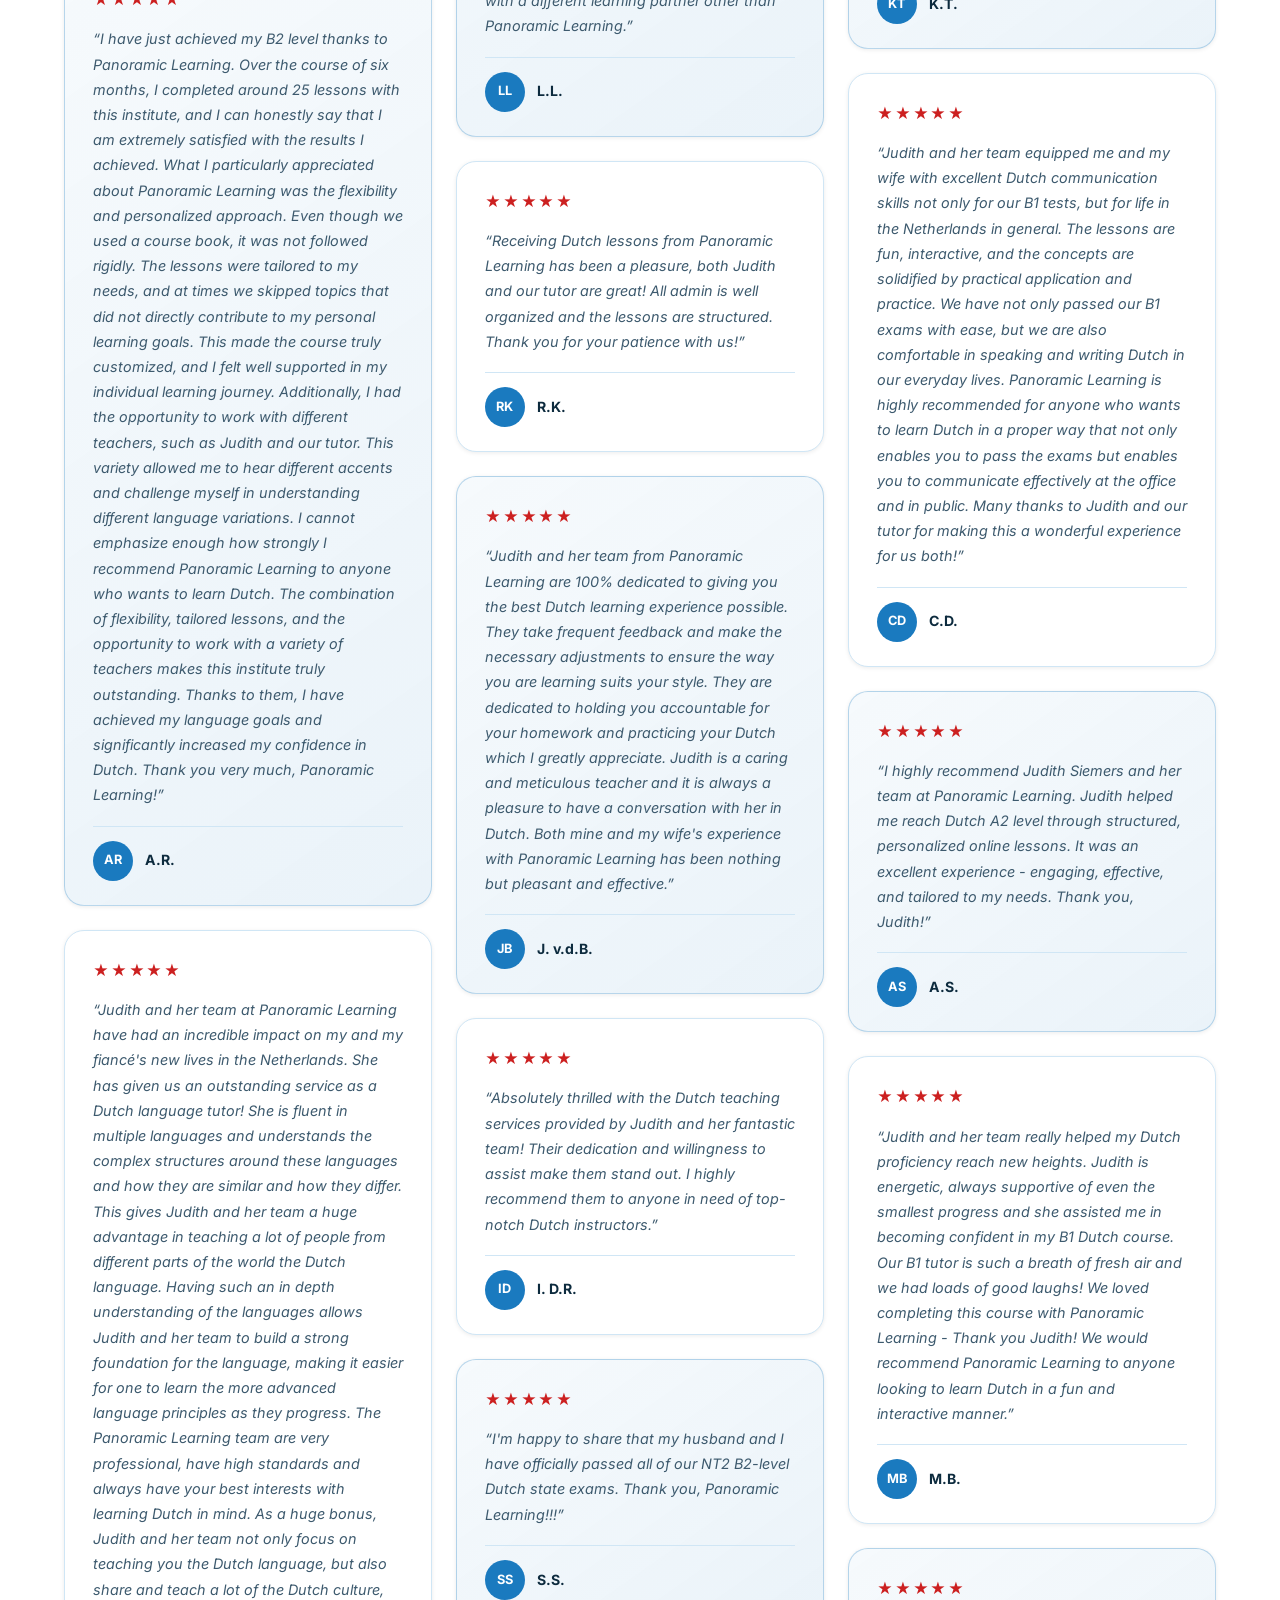
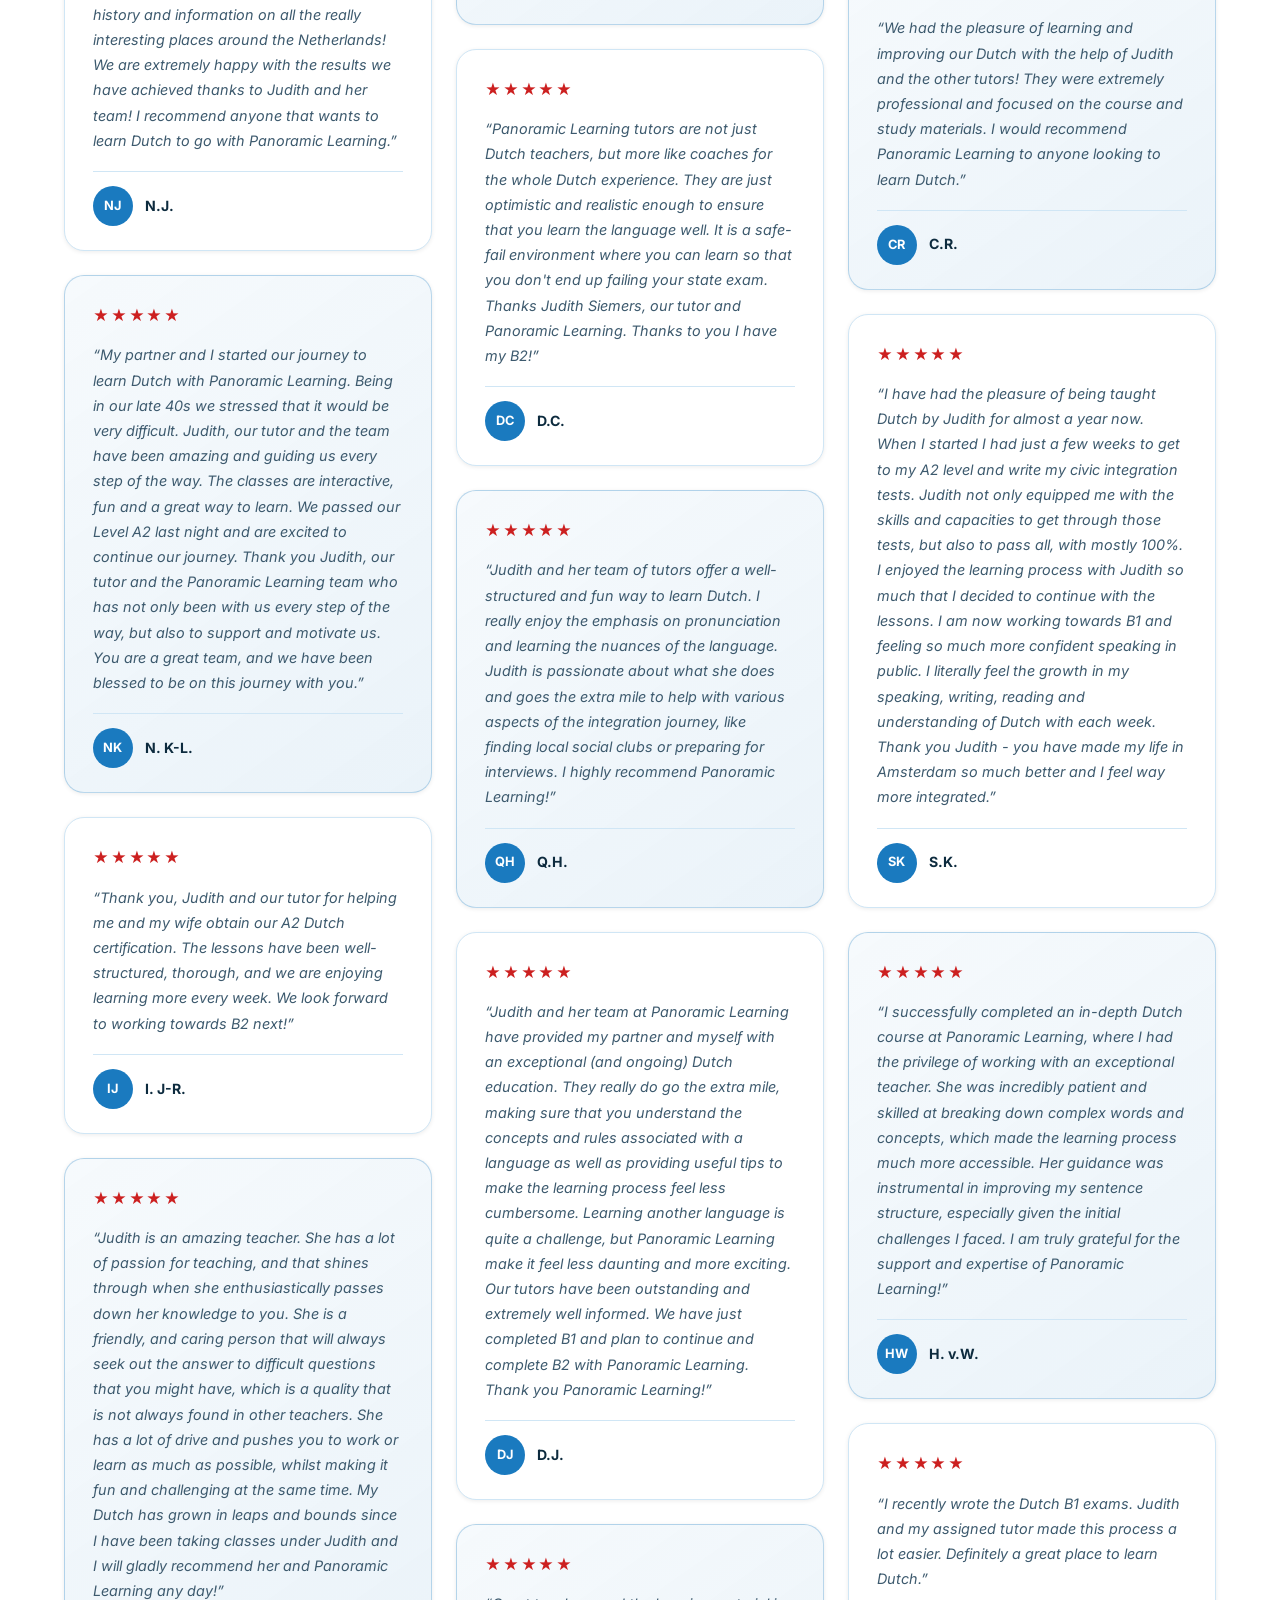
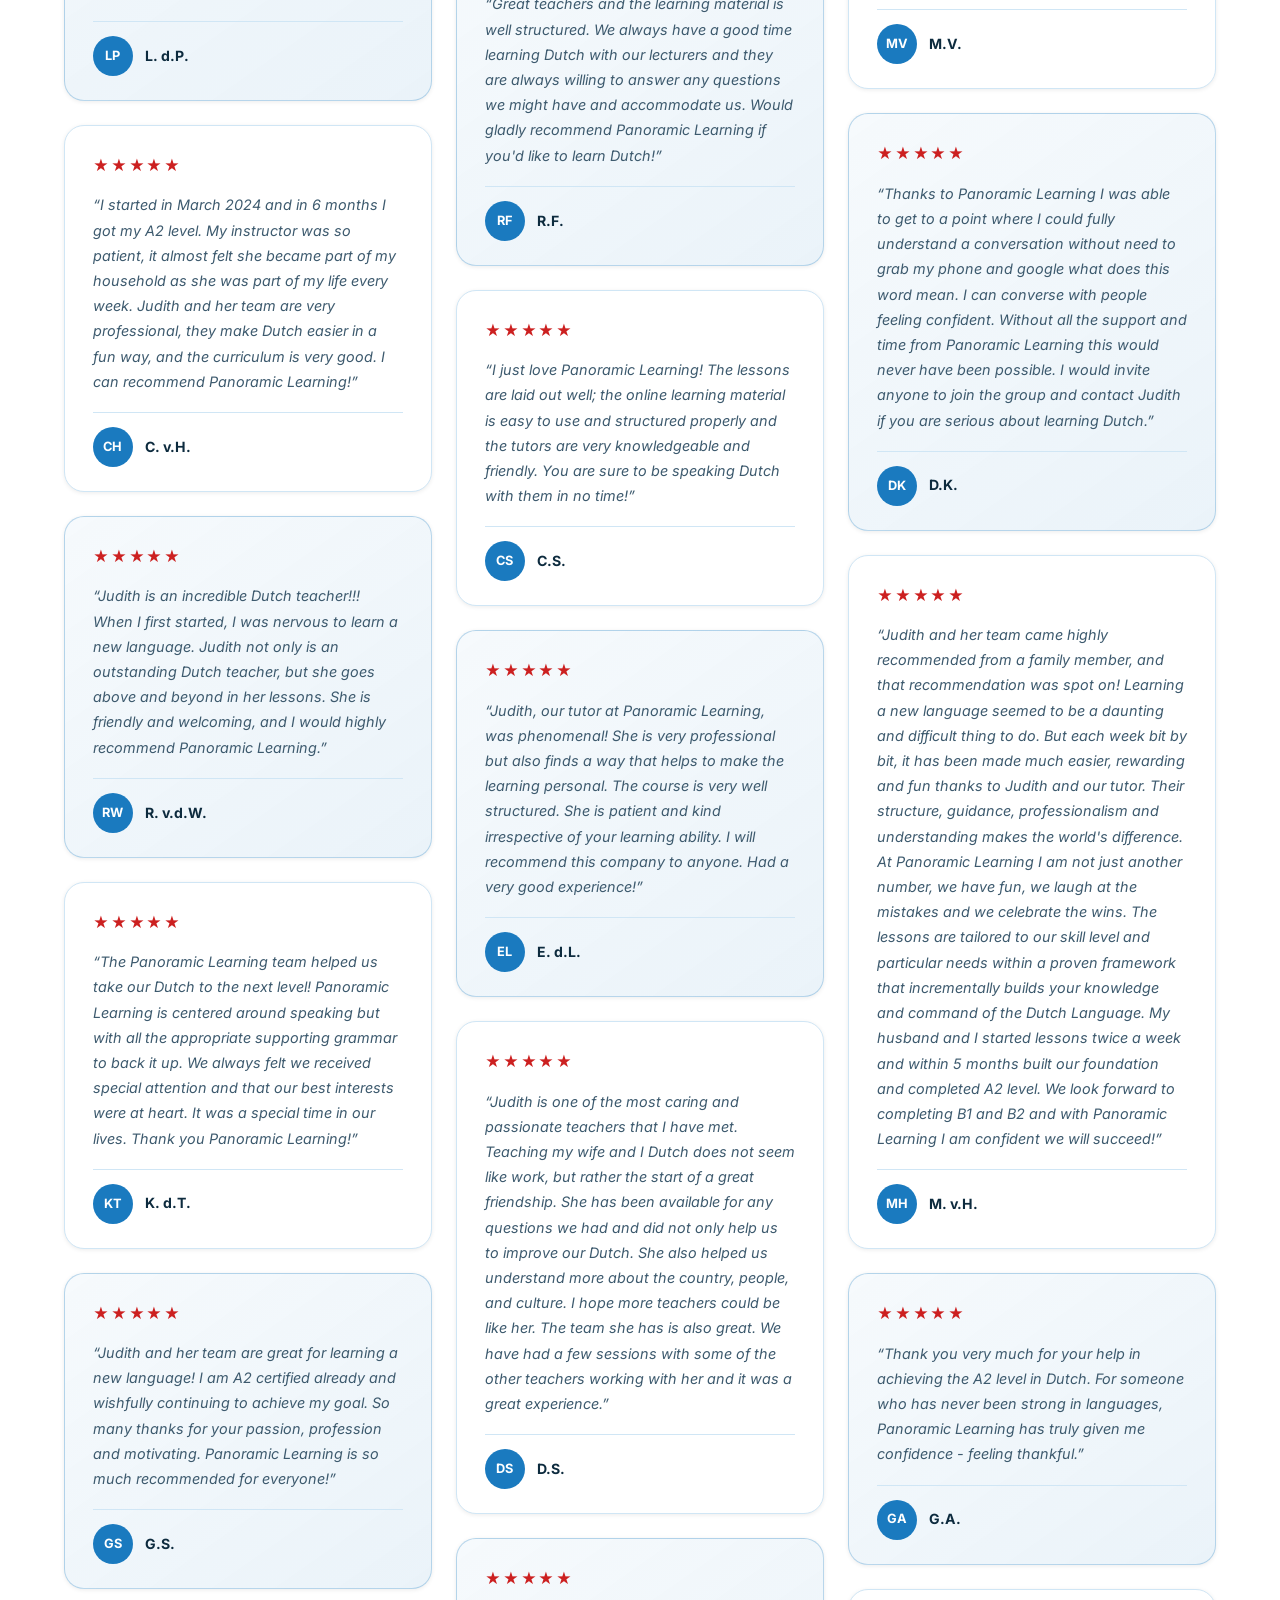
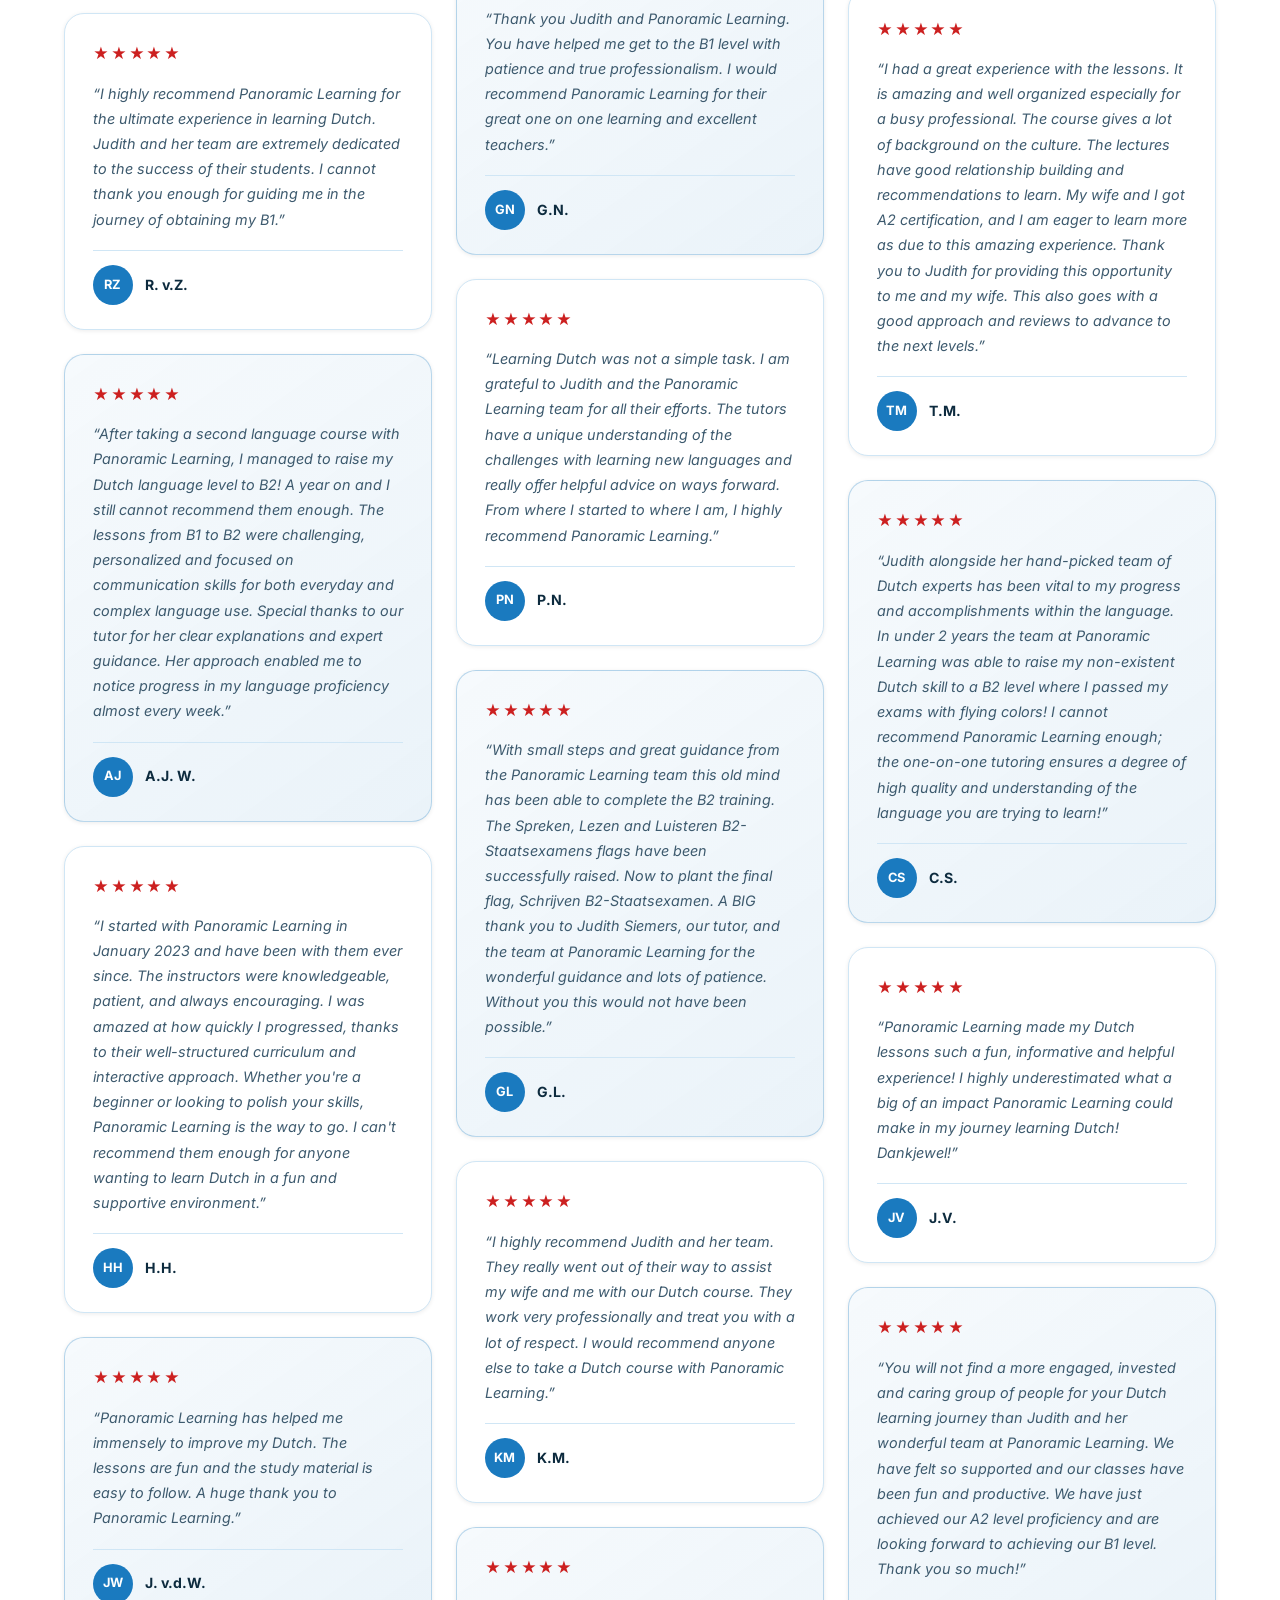
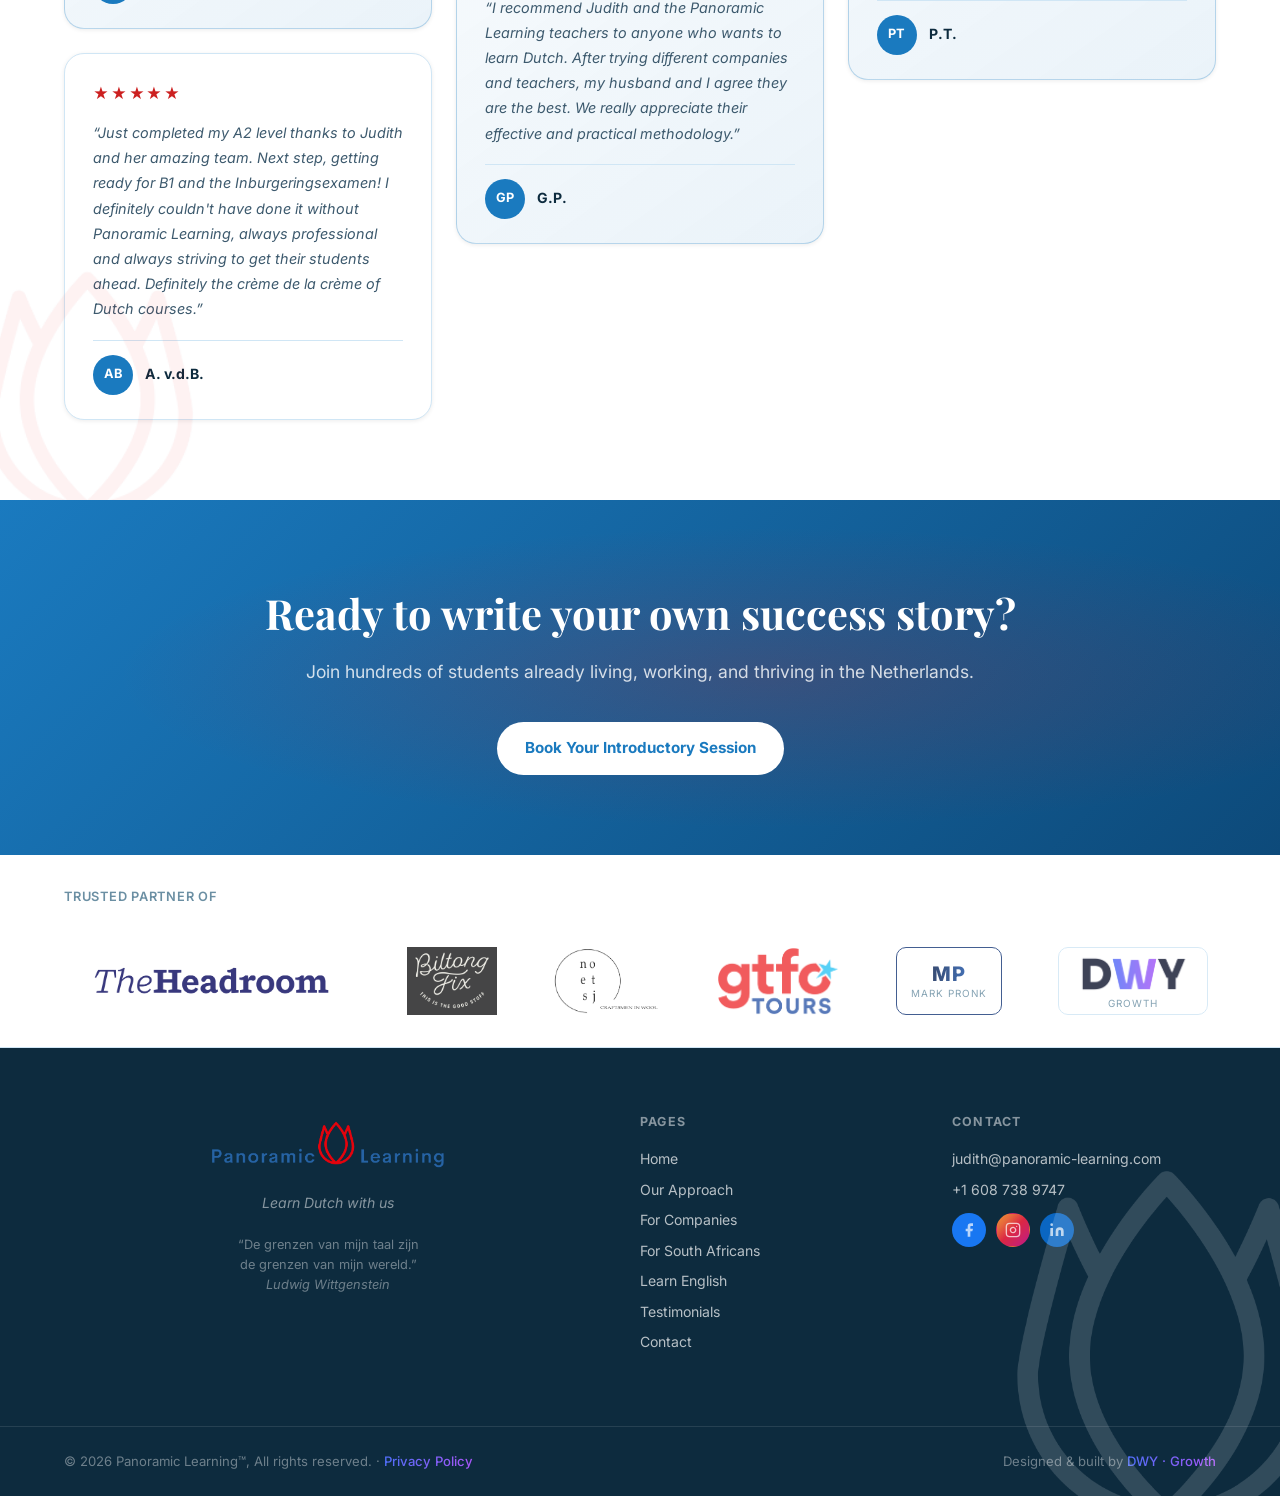
<file: testimonials.html>
﻿<!DOCTYPE html>
<html lang="en">

<head>
  <meta charset="UTF-8" />
  <meta name="viewport" content="width=device-width, initial-scale=1.0" />
  <title>Student Reviews - Panoramic Learning</title>
  <meta name="description" content="Read what our students say about learning Dutch with Panoramic Learning. Real reviews from expats, professionals, and families across the world." />
  <meta name="robots" content="noindex, nofollow" />
  <link rel="icon" type="image/png" href="images/logo.png" />
  <link rel="preconnect" href="https://fonts.googleapis.com" />
  <link rel="preconnect" href="https://fonts.gstatic.com" crossorigin />
  <link href="https://fonts.googleapis.com/css2?family=Playfair+Display:ital,wght@0,400;0,600;0,700;1,400;1,600;1,700&family=Inter:wght@300;400;500;600;700;800&display=swap" rel="stylesheet" />
  <link rel="stylesheet" href="style.css" />
  <link rel="stylesheet" href="flag-icons.min.css">
  <style>
    /* ===== TESTIMONIALS PAGE — page-specific ===== */
    .hero.page-hero { min-height: 52vh; }

    .main-menu a.nav-active {
      color: var(--clr-accent) !important;
      font-weight: 600;
    }

    .page-hero .hero-inner {
      grid-template-columns: minmax(0, 1.2fr) minmax(280px, .8fr);
      gap: 48px;
    }

    .page-hero .hero-stats {
      display: grid;
      grid-template-columns: 1fr;
      gap: 18px;
      padding-top: 0;
      border-top: none;
      overflow-x: visible;
      margin: 0;
      width: min(100%, 330px);
    }

    .page-hero .hero-sub {
      max-width: 560px;
    }

    .testimonials-stats-col {
      display: flex;
      align-items: center;
      justify-content: flex-end;
    }

    .page-hero .stat {
      min-width: 0;
      text-align: left;
      padding: 22px 24px;
      background: rgba(255, 255, 255, .08);
      border: 1px solid rgba(255, 255, 255, .16);
      border-radius: var(--radius-lg);
      box-shadow: 0 14px 34px rgba(7, 28, 45, .18);
      backdrop-filter: blur(14px);
    }

    /* ---------- REVIEWS GRID ---------- */
    .reviews-section {
      padding-block: 80px;
      background: var(--clr-bg);
      position: relative;
    }
    .reviews-grid {
      columns: 3 320px;
      column-gap: 24px;
      margin-top: 56px;
    }
    .review-card {
      break-inside: avoid;
      background: #fff;
      border: 1px solid var(--clr-border);
      border-radius: var(--radius-lg);
      padding: 28px 28px 24px;
      box-shadow: var(--shadow-sm);
      margin-bottom: 24px;
      display: flex;
      flex-direction: column;
      gap: 14px;
      transition: transform .22s ease, box-shadow .22s ease;
    }
    .review-card:hover {
      transform: translateY(-4px);
      box-shadow: var(--shadow-md);
    }

    .review-card:nth-child(even) {
      background: linear-gradient(145deg, rgba(26, 122, 191, 0.04), rgba(26, 122, 191, 0.09));
      border-color: rgba(26, 122, 191, 0.28);
    }
    .review-stars {
      color: var(--clr-accent);
      font-size: .95rem;
      letter-spacing: .12em;
    }
    .review-text {
      font-size: .9rem;
      color: var(--clr-mid);
      line-height: 1.75;
      font-style: italic;
      margin: 0;
      flex: 1;
    }
    .review-author {
      display: flex;
      align-items: center;
      gap: 12px;
      border-top: 1px solid var(--clr-border);
      padding-top: 14px;
      margin-top: 4px;
    }
    .review-avatar {
      width: 40px;
      height: 40px;
      flex-shrink: 0;
      background: linear-gradient(135deg, var(--clr-primary), #1A7ABF);
      border-radius: 50%;
      display: flex;
      align-items: center;
      justify-content: center;
      color: #fff;
      font-weight: 700;
      font-size: .8rem;
      letter-spacing: .03em;
    }
    .review-author strong {
      font-size: .88rem;
      color: var(--clr-dark);
    }

    /* ---------- SORT / FILTER BAR ---------- */
    .reviews-toolbar {
      display: flex;
      align-items: center;
      justify-content: space-between;
      flex-wrap: wrap;
      gap: 14px;
      margin-top: 48px;
    }
    .reviews-count {
      font-size: .9rem;
      color: var(--clr-mid);
    }
    .reviews-count strong {
      color: var(--clr-dark);
    }
    .sort-btn-group {
      display: flex;
      gap: 8px;
      flex-wrap: wrap;
    }
    .sort-btn {
      padding: 7px 18px;
      border-radius: 99px;
      border: 1.5px solid var(--clr-border);
      background: #fff;
      font-size: .82rem;
      font-weight: 600;
      color: var(--clr-mid);
      cursor: pointer;
      transition: all .18s;
    }
    .sort-btn:hover,
    .sort-btn.active {
      border-color: var(--clr-primary);
      color: var(--clr-primary);
      background: rgba(26,90,191,.05);
    }

    /* ---------- HIGHLIGHT BANNER ---------- */
    .review-highlight {
      background: linear-gradient(135deg, #0d3660 0%, #1a5abf 55%, #1a7abf 100%);
      border-radius: var(--radius-xl);
      padding: 52px 56px;
      color: #fff;
      display: grid;
      grid-template-columns: 1fr auto;
      gap: 32px;
      align-items: center;
      margin-bottom: 60px;
      position: relative;
      overflow: hidden;
    }
    .review-highlight::before {
      content: '\201C';
      position: absolute;
      top: -20px;
      left: 20px;
      font-family: var(--font-heading);
      font-size: 14rem;
      opacity: .08;
      line-height: 1;
      color: #fff;
      pointer-events: none;
    }
    .review-highlight blockquote {
      margin: 0;
      font-family: var(--font-heading);
      font-size: 1.35rem;
      font-style: italic;
      line-height: 1.6;
      color: #fff;
    }
    .review-highlight cite {
      display: block;
      margin-top: 18px;
      font-style: normal;
      font-size: .88rem;
      opacity: .75;
    }
    .review-highlight-badge {
      flex-shrink: 0;
      background: rgba(255,255,255,.12);
      border: 1.5px solid rgba(255,255,255,.25);
      border-radius: var(--radius-lg);
      padding: 20px 28px;
      text-align: center;
    }
    .review-highlight-badge strong {
      display: block;
      font-size: 2.8rem;
      font-weight: 800;
      color: #fff;
      line-height: 1;
    }
    .review-highlight-badge span {
      font-size: .78rem;
      opacity: .8;
      margin-top: 4px;
      display: block;
    }

    /* ---------- RESPONSIVE ---------- */
    @media (max-width: 900px) {
      .page-hero .hero-inner {
        grid-template-columns: 1fr;
      }
      .testimonials-stats-col {
        justify-content: flex-start;
      }
      .page-hero .hero-stats {
        width: 100%;
        grid-template-columns: repeat(3, minmax(0, 1fr));
      }
      .review-highlight {
        grid-template-columns: 1fr;
        padding: 36px 32px;
      }
      .review-highlight-badge { display: none; }
    }
    @media (max-width: 640px) {
      .page-hero .hero-stats {
        grid-template-columns: 1fr;
      }
      .page-hero .stat {
        text-align: center;
      }
      .reviews-grid { columns: 1; }
      .review-highlight { padding: 28px 22px; }
      .review-highlight blockquote { font-size: 1.05rem; }
    }
  </style>
</head>

<body>

  <!-- ========== HEADER ========== -->
  <header class="site-header" id="site-header">
    <div class="container header-inner">
      <a href="index.html" class="logo">
        <span class="logo-highlight logo-highlight--full">
          <img src="images/full-logo.png" alt="Panoramic Learning" class="logo-img logo-img--full" />
        </span>
        <span class="logo-highlight logo-highlight--tulip">
          <img src="images/logo.png" alt="Panoramic Learning Tulip Logo" class="logo-img logo-img--tulip" />
        </span>
      </a>
      <nav class="main-nav" id="main-nav">
        <ul class="main-menu">
          <li><a href="approach.html">Our Approach</a></li>
          <li><a href="companies.html">For Companies</a></li>
          <li><a href="south-africans.html">For South Africans</a></li>
          <li><a href="english.html">Learn English</a></li>
          <li><a href="testimonials.html" class="nav-active">Testimonials</a></li>
          <li><a href="contact.html">Contact us</a></li>
        </ul>
      </nav>
      <div class="header-actions">
        <button class="hamburger" id="hamburger" aria-label="Toggle menu" aria-expanded="false">
          <span></span><span></span><span></span>
        </button>
      </div>
    </div>
  </header>

  <!-- ========== HERO ========== -->
  <section class="hero page-hero" id="home">
    <div class="hero-bg"></div>
    <div class="container hero-inner">
      <div class="hero-content slide-in-left">
        <p class="hero-eyebrow">Student Reviews</p>
        <h1 class="hero-title">What our<br>students say</h1>
        <p class="hero-sub">Real stories from expats and professionals across the world who learned Dutch and English with Panoramic Learning.</p>
        <div class="hero-actions fade-up anim-delay-1">
          <a href="index.html#booking" class="btn btn-primary">Book Your First Session</a>
          <a href="#reviews" class="btn btn-outline">Read Reviews</a>
        </div>
      </div>
      <div class="testimonials-stats-col slide-in-right">
        <div class="hero-stats fade-up anim-delay-2">
          <div class="stat"><strong>48+</strong><span>Verified reviews</span></div>
          <div class="stat"><strong>99.7%</strong><span>NT2 pass rate</span></div>
          <div class="stat"><strong>★★★★★</strong><span>Average rating</span></div>
        </div>
      </div>
    </div>
    <div aria-hidden="true" style="position:absolute;left:-180px;bottom:-90px;opacity:0.13;z-index:0;pointer-events:none;">
      <img src="images/black-logo.png" alt="" style="width:600px;height:auto;display:block;" />
    </div>
    <div aria-hidden="true" style="position:absolute;right:-180px;bottom:-90px;opacity:0.13;z-index:0;pointer-events:none;">
      <img src="images/black-logo.png" alt="" style="width:600px;height:auto;display:block;" />
    </div>
    <div class="hero-wave">
      <svg viewBox="0 0 1440 60" preserveAspectRatio="none">
        <path d="M0,30 C360,60 1080,0 1440,30 L1440,60 L0,60 Z" fill="#ffffff" />
      </svg>
    </div>
  </section>

  <!-- ========== REVIEWS ========== -->
  <section class="reviews-section" id="reviews">
    <div aria-hidden="true" style="position:absolute;right:-50px;top:-20px;opacity:0.06;z-index:0;pointer-events:none;"><img src="images/logo.png" alt="" style="width:300px;height:auto;display:block;filter:hue-rotate(150deg);"></div>
    <div aria-hidden="true" style="position:absolute;left:-50px;bottom:-30px;opacity:0.05;z-index:0;pointer-events:none;"><img src="images/logo.png" alt="" style="width:280px;height:auto;display:block;"></div>
    <div class="container">

      <!-- Featured quote -->
      <div class="review-highlight fade-up">
        <div>
          <blockquote>
            &ldquo;In under 2 years the team at Panoramic Learning was able to raise my non-existent Dutch skill to a B2 level where I passed my exams with flying colors! I cannot recommend Panoramic Learning enough — the one-on-one tutoring ensures a degree of high quality and understanding of the language you are trying to learn.&rdquo;
            <cite>— C.S., B2 graduate</cite>
          </blockquote>
        </div>
        <div class="review-highlight-badge">
          <strong>99.7%</strong>
          <span>NT2<br>Pass Rate</span>
        </div>
      </div>

      <!-- Toolbar -->
      <div class="reviews-toolbar fade-up">
        <p class="reviews-count"><strong id="review-count">48</strong> verified student reviews</p>
        <div class="sort-btn-group">
          <button class="sort-btn active" data-sort="random">Shuffle</button>
          <button class="sort-btn" data-sort="alpha">A – Z</button>
          <button class="sort-btn" data-sort="length-desc">Longest first</button>
          <button class="sort-btn" data-sort="length-asc">Shortest first</button>
        </div>
      </div>

      <!-- Cards injected by JS -->
      <div class="reviews-grid" id="reviews-grid" aria-live="polite"></div>

    </div>
  </section>

  <!-- ========== CTA BAND ========== -->
  <section class="cta-band">
    <div class="container cta-band-inner">
      <h2>Ready to write your own success story?</h2>
      <p>Join hundreds of students already living, working, and thriving in the Netherlands.</p>
      <a href="index.html#booking" class="btn btn-white">Book Your Introductory Session</a>
    </div>
  </section>

  <!-- ========== PARTNERS STRIP ========== -->
  <section class="partners">
    <div class="container">
      <p class="partners-label">Trusted partner of</p>
      <div class="partners-logos">
        <a href="https://theheadroom.nl/" target="_blank" rel="noopener" class="partner-logo"><img src="images/the-headroom.png" alt="The Headroom" style="height:68px;" /></a>
        <a href="https://biltongfix.com/" target="_blank" rel="noopener" class="partner-logo"><img src="images/biltang.png" alt="Biltong Fix" style="height:68px;" /></a>
        <a href="https://noetsj.com/nl/" target="_blank" rel="noopener" class="partner-logo"><img src="images/noetsj.png" alt="Noetsj Craftsmen in Wool" style="height:68px;" /></a>
        <a href="https://gtfotours.com" target="_blank" rel="noopener" class="partner-logo"><img src="images/gtfo.png" alt="GTFO Tours" style="height:68px;" /></a>
        <a href="https://www.linkedin.com/in/mark-pronk-30429446/" target="_blank" rel="noopener" class="partner-logo"><span class="partner-text-logo partner-text-logo--mp"><strong>MP</strong><small>Mark Pronk</small></span></a>
        <a href="https://dwygrowth.com" target="_blank" rel="noopener" class="partner-logo"><span class="partner-text-logo partner-text-logo--dwy"><img src="images/dwy.png" alt="DWY Growth" style="height:44px;" /><small>Growth</small></span></a>
      </div>
    </div>
  </section>

  <!-- ========== FOOTER ========== -->
  <footer class="site-footer">
    <div aria-hidden="true" style="position:absolute;right:-60px;bottom:-40px;opacity:0.15;z-index:0;pointer-events:none;"><img src="images/black-logo.png" alt="" style="width:340px;height:auto;display:block;filter:invert(1);"></div>
    <div class="container footer-grid">
      <div class="footer-brand">
        <a href="index.html" class="logo logo--footer">
          <img src="images/full-logo.png" alt="Panoramic Learning" class="logo-img logo-img--footer" />
        </a>
        <p class="footer-tagline">Learn Dutch with us</p>
        <p class="footer-quote">&ldquo;De grenzen van mijn taal zijn<br>de grenzen van mijn wereld.&rdquo;<br><em>Ludwig Wittgenstein</em></p>
      </div>
      <div class="footer-col">
        <h4>Pages</h4>
        <a href="index.html">Home</a>
        <a href="approach.html">Our Approach</a>
        <a href="companies.html">For Companies</a>
        <a href="south-africans.html">For South Africans</a>
        <a href="english.html">Learn English</a>
        <a href="testimonials.html">Testimonials</a>
        <a href="contact.html">Contact</a>
      </div>
      <div class="footer-col">
        <h4>Contact</h4>
        <a href="mailto:judith@panoramic-learning.com" style="white-space:nowrap;">judith@panoramic-learning.com</a>
        <a href="tel:+16087389747" style="white-space:nowrap;">+1 608 738 9747</a>
        <div class="social-btns social-btns--footer">
          <a href="https://www.facebook.com/panoramiclearning" target="_blank" rel="noopener" class="social-btn social-btn--fb" aria-label="Facebook">
            <svg xmlns="http://www.w3.org/2000/svg" width="16" height="16" viewBox="0 0 24 24" fill="currentColor"><path d="M18 2h-3a5 5 0 0 0-5 5v3H7v4h3v8h4v-8h3l1-4h-4V7a1 1 0 0 1 1-1h3z"/></svg>
          </a>
          <a href="https://www.instagram.com/panoramic_learning" target="_blank" rel="noopener" class="social-btn social-btn--ig" aria-label="Instagram">
            <svg xmlns="http://www.w3.org/2000/svg" width="16" height="16" viewBox="0 0 24 24" fill="none" stroke="currentColor" stroke-width="2" stroke-linecap="round" stroke-linejoin="round"><rect x="2" y="2" width="20" height="20" rx="5" ry="5"/><path d="M16 11.37A4 4 0 1 1 12.63 8 4 4 0 0 1 16 11.37z"/><line x1="17.5" y1="6.5" x2="17.51" y2="6.5"/></svg>
          </a>
          <a href="https://www.linkedin.com/company/panoramic-learning" target="_blank" rel="noopener" class="social-btn social-btn--li" aria-label="LinkedIn">
            <svg xmlns="http://www.w3.org/2000/svg" width="16" height="16" viewBox="0 0 24 24" fill="currentColor"><path d="M16 8a6 6 0 0 1 6 6v7h-4v-7a2 2 0 0 0-2-2 2 2 0 0 0-2 2v7h-4v-7a6 6 0 0 1 6-6z"/><rect x="2" y="9" width="4" height="12"/><circle cx="4" cy="4" r="2"/></svg>
          </a>
        </div>
      </div>
    </div>
    <div class="footer-bottom">
      <div class="container">
        <p>&copy; 2026 Panoramic Learning&trade;, All rights reserved. &middot; <a href="privacy-policy.html" class="footer-agency-link">Privacy Policy</a></p>
        <p>Designed &amp; built by <a href="https://dwygrowth.com" target="_blank" rel="noopener" class="footer-agency-link">DWY · Growth</a></p>
      </div>
    </div>
  </footer>

  <script src="script.js"></script>
  <script src="scroll-animate.js"></script>
</body>
</html>
</file>
<file: style.css>
﻿@media (max-width: 800px) {
  /* Hide right tulip hero background on all pages for mobile/tablet */
  .hero-logo-art-right,
  [style*="right:-50px"][aria-hidden="true"],
  [style*="right:-180px"][aria-hidden="true"],
  [style*="right:-60px"][aria-hidden="true"] {
    display: none !important;
  }
}
@media (max-width: 480px) {
  .social-btns--footer {
    display: flex;
    justify-content: center;
    width: 100%;
    margin-left: auto;
    margin-right: auto;
  }

  .logo-img--footer {
    display: block !important;
    height: 44px;
    max-width: 250px;
    width: auto;
    margin: 0 auto;
    padding: 2px;
  }
}

/* Hero stats: always centered, never wrap */
/* By default, only show full logo highlight, hide empty highlight wrappers */
.logo-highlight--tulip {
  display: none !important;
}

.logo-highlight--full {
  display: flex !important;
}

@media (max-width: 1024px) {

  /* Only show tulip highlight on mobile, hide full logo highlight */
  .logo-highlight--tulip {
    display: flex !important;
  }

  .logo-highlight--full {
    display: none !important;
  }
}

/* Highlighted logo wrapper for desktop */
/* Highlighted logo wrapper for desktop */
.logo-highlight {
  display: flex;
  justify-content: center;
  padding: 2px 6px;
  margin: 0;
  border-radius: 10px;
  background: transparent;
  box-shadow: none;
  transition: transform .2s;
  position: relative;
  z-index: 10;
}

.logo-highlight:hover {
  box-shadow: none;
  transform: scale(1.06) rotate(-1deg);
}

.logo-highlight .logo-img--full,
.logo-highlight .logo-img--tulip {
  filter: drop-shadow(0 2px 8px rgba(0, 0, 0, 0.10));
  transition: filter .2s;
}

.logo-highlight:hover .logo-img--full,
.logo-highlight:hover .logo-img--tulip {
  filter: drop-shadow(0 6px 20px rgba(0, 0, 0, 0.15));
}

/* Hide tulip-only logo by default, show full logo */
.logo-img--tulip {
  display: none;
}

/* Desktop: limit full logo size for >1024px */
.logo-img--full {
  display: block;
  height: 56px;
  max-width: 170px;
  width: auto;
  object-fit: contain;
}

/* (Removed 1080px block, see 1024px block below) */
/* Hide tulip-only logo by default, show full logo */
.logo-img--tulip {
  display: none;
}

.logo-img--full {
  display: block;
}

/* Hero stats: flex row on desktop, wraps cleanly on mobile */
.hero-stats {
  gap: 36px;
  flex-wrap: wrap;
  justify-content: center;
  align-items: center;
}

.hero-stats .stat {
  min-width: 100px;
  text-align: center;
  display: flex;
  flex-direction: column;
}

/* Center the last course card if it wraps alone to a new row */
.courses-grid>.course-card:only-child,
.courses-grid>.course-card:last-child:nth-child(odd) {
  margin-left: auto;
  margin-right: auto;
  grid-column: 1 / -1;
}

/* About grid: stacks at 900px and below (tablets, phones) â€” handled cleanly in main responsive block */

/* Place hero tulip images just above the background */
.hero-logo-art-left,
.hero-logo-art-right {
  display: block;
  z-index: 2;
}

@media (max-width: 600px) {
  .hero-logo-art-right {
    display: none !important;
  }

  .hero-logo-art-left {
    display: block !important;
  }
}

/* ---------- SCROLL ANIMATIONS ---------- */
.fade-slide-in,
.slide-in-left,
.slide-in-right,
.fade-up {
  opacity: 0;
  will-change: opacity, transform;
  transition: opacity 0.85s cubic-bezier(.4, 0, .2, 1), transform 0.85s cubic-bezier(.4, 0, .2, 1);
}

.fade-slide-in {
  transform: translateY(36px);
}

.slide-in-left {
  transform: translateX(-60px);
}

.slide-in-right {
  transform: translateX(60px);
}

.fade-up {
  transform: translateY(24px);
}

.fade-slide-in.visible,
.slide-in-left.visible,
.slide-in-right.visible,
.fade-up.visible {
  opacity: 1;
  transform: translate(0);
}

/* Staggered delay helpers */
.anim-delay-1 {
  transition-delay: 0.1s;
}

.anim-delay-2 {
  transition-delay: 0.2s;
}

.anim-delay-3 {
  transition-delay: 0.3s;
}

.anim-delay-4 {
  transition-delay: 0.4s;
}

/* ---------- MAIN MENU (HEADER) HORIZONTAL LAYOUT ---------- */
.main-nav .main-menu {
  display: flex;
  flex-direction: row;
  gap: 2rem;
  list-style: none;
  margin: 0;
  padding: 0;
}

.main-nav .main-menu li {
  display: flex;
  align-items: center;
}

.main-nav .main-menu a {
  display: block;
  padding: 0.5em 0;
  text-decoration: none;
  color: inherit;
  font-weight: 500;
  transition: color 0.2s;
}

.main-nav .main-menu a:hover,
.main-nav .main-menu .current-menu-item>a {
  color: var(--clr-accent, #22c7cd);
}

/* Tulip field background for hero card */
.hero-card--main.tulip-bg {
  background-image: url('images/tulip-field.jpeg');
  background-size: cover;
  background-position: center;
  position: relative;
  overflow: hidden;
  border: 2.5px solid var(--clr-accent) !important;
}

/* Business field background for hero card */
.hero-card--main.business-bg {
  position: relative;
  overflow: hidden;
  border: 2.5px solid var(--clr-accent) !important;
}

.hero-card--main.business-bg>* {
  position: relative;
  z-index: 2;
}

.hero-card--main.tulip-bg::before {
  content: '';
  position: absolute;
  top: 50%;
  left: 50%;
  width: 150%;
  height: 150%;
  transform: translate(-50%, -50%) scale(1.25);
  background-image: inherit;
  background: inherit;
  filter: blur(3px) brightness(0.5);
  z-index: 1;
  pointer-events: none;
  border: none;
}

.hero-card--main.tulip-bg>* {
  position: relative;
  z-index: 2;
}

/* =============================================
   PANORAMIC LEARNING â€” Showcase Stylesheet
   Design inspired by homemade-nl.com aesthetic:
   Clean, warm, professional, modern
   ============================================= */

/* ---------- TOKENS ---------- */
:root {
  scroll-behavior: smooth;
  --clr-primary: #1A7ABF;
  /* sky blue â€” from logo background */
  --clr-primary-dk: #0D4A7A;
  --clr-accent: #CC2020;
  /* tulip red â€” from logo mark */
  --clr-accent-lt: #fdeaea;
  --clr-dark: #0D2B3E;
  --clr-mid: #3d5a6e;
  --clr-light: #6b8fa3;
  --clr-bg: #ffffff;
  --clr-bg-alt: #EEF6FC;
  /* light sky tint â€” from logo background */
  --clr-border: #d0e6f5;

  --font-heading: 'Playfair Display', Georgia, serif;
  --font-body: 'Inter', system-ui, sans-serif;

  --radius-sm: 6px;
  --radius-md: 12px;
  --radius-lg: 20px;
  --radius-xl: 32px;

  --shadow-sm: 0 1px 4px rgba(0, 0, 0, .08);
  --shadow-md: 0 4px 16px rgba(0, 0, 0, .10);
  --shadow-lg: 0 12px 40px rgba(0, 0, 0, .12);

  --max-w: 1200px;
  --header-h: 72px;
}

/* ---------- RESET ---------- */
*,
*::before,
*::after {
  box-sizing: border-box;
  margin: 0;
  padding: 0;
}

html {
  scroll-behavior: smooth;
  font-size: 16px;
}

body {
  font-family: var(--font-body);
  color: var(--clr-dark);
  background: var(--clr-bg);
  line-height: 1.6;
  -webkit-font-smoothing: antialiased;
  overflow-x: hidden;
}

img {
  display: block;
  max-width: 100%;
}

a {
  color: inherit;
  text-decoration: none;
}

button {
  cursor: pointer;
  border: none;
  background: none;
  font-family: inherit;
}

ul {
  list-style: none;
}

input,
select,
textarea {
  font-family: var(--font-body);
  font-size: 1rem;
}

/* ---------- UTILS ---------- */
.container {
  max-width: var(--max-w);
  margin-inline: auto;
  padding-inline: 24px;
}

.section {
  padding-block: 56px;
  position: relative;
  overflow: hidden;
}

.section.how-it-works {
  padding-block: 56px;
}

.section:nth-of-type(odd) {
  background: var(--clr-bg-alt);
}

.section:nth-of-type(even) {
  background: var(--clr-bg);
}

.section--alt {
  background: var(--clr-bg-alt);
}

.section-eyebrow {
  font-size: .8rem;
  font-weight: 600;
  letter-spacing: .12em;
  text-transform: uppercase;
  color: var(--clr-accent);
  margin-bottom: 12px;
}

.section-title {
  font-family: var(--font-heading);
  font-size: clamp(1.8rem, 3.5vw, 2.6rem);
  font-weight: 700;
  line-height: 1.2;
  color: var(--clr-dark);
  margin-bottom: 16px;
}

.section-title em {
  color: var(--clr-primary);
  font-style: italic;
}

.section-sub {
  font-size: 1.1rem;
  color: var(--clr-mid);
  max-width: 560px;
}

.section-header {
  text-align: center;
  margin-bottom: 56px;
}

.section-header .section-sub {
  margin-inline: auto;
}

/* ---------- BUTTONS ---------- */
.btn {
  display: inline-flex;
  align-items: center;
  gap: 8px;
  padding: 14px 28px;
  border-radius: 50px;
  font-size: .95rem;
  font-weight: 600;
  transition: all .2s ease;
  white-space: nowrap;
}

.btn-primary {
  background: var(--clr-primary);
  color: #fff;
  box-shadow: 0 4px 16px rgba(43, 95, 142, .3);
}

.btn-primary:hover {
  background: var(--clr-primary-dk);
  transform: translateY(-2px);
  box-shadow: 0 8px 24px rgba(43, 95, 142, .4);
}

.btn-outline {
  border: 2px solid rgba(255, 255, 255, .7);
  color: #fff;
}

.btn-outline:hover {
  background: rgba(255, 255, 255, .15);
  border-color: #fff;
}

.btn-white {
  background: #fff;
  color: var(--clr-primary);
  font-weight: 700;
}

.btn-white:hover {
  transform: translateY(-2px);
  box-shadow: var(--shadow-lg);
}

.btn--full {
  width: 100%;
  justify-content: center;
}

/* ---------- HEADER ---------- */
.site-header {
  position: fixed;
  top: 0;
  left: 0;
  right: 0;
  z-index: 100;
  height: var(--header-h);
  background: rgba(255, 255, 255, .95);
  backdrop-filter: blur(12px);
  border-bottom: 1px solid var(--clr-border);
  transition: box-shadow .2s;
}

.site-header.scrolled {
  box-shadow: var(--shadow-md);
}

.header-inner {
  display: flex;
  align-items: center;
  justify-content: space-between;
  height: 100%;
  gap: 24px;
}

/* Logo */
.logo {
  display: flex;
  align-items: center;
  gap: 10px;
  flex-shrink: 0;
}

.logo-img--footer {
  height: 64px;
  width: auto;
  max-width: 250px;
  object-fit: contain;
  border-radius: 16px;
  background: transparent;
  padding: 4px;
  display: block !important;
  transition: box-shadow .2s, border-color .2s;
}

/* Only show highlight wrapper above 1024px */
@media (max-width: 1024px) {
  .logo-highlight {
    display: flex;
    align-items: center;
    justify-content: center;
    padding: 2px 6px;
    margin: 0;
    border-radius: 10px;
    background: transparent;
    box-shadow: none;
    transition: transform .2s;
    position: relative;
    z-index: 10;
  }

  .logo-highlight:hover {
    box-shadow: none;
    background: transparent;
    transform: scale(1.06) rotate(-1deg);
  }

  .logo-img {
    width: 50px;
    height: 50px;
    object-fit: contain;
    border-radius: 8px;
    padding: 2px;
  }

  /* Full-logo variant: natural proportions, transparent background */
  .logo-img--full {
    height: 62px;
    width: auto;
    max-width: 270px;
    object-fit: contain;
    border-radius: 16px;
    padding: 4px;
    transition: box-shadow .2s, border-color .2s;
  }

  .logo-img--footer {
    height: 64px;
    width: auto;
    max-width: 250px;
    object-fit: contain;
    border-radius: 16px;
    background: transparent;
    padding: 4px;
    display: block !important;
    transition: box-shadow .2s, border-color .2s;
  }

  /* hide leftover logo-text spans if any remain */
  .logo-text {
    display: none;
  }

  .logo-text strong {
    display: block;
    color: var(--clr-primary);
  }

  .logo--footer .logo-text,
  .logo--footer .logo-text strong {
    color: #fff;
  }

  @media (max-width: 1024px) {
    .logo-img--footer {
      height: 52px;
      max-width: 250px;
      padding: 2px;
    }
  }

  /* Nav */
  .main-nav {
    display: flex;
    align-items: center;
    gap: 4px;
    margin: 0 auto;
    position: static;
    background: none;
    left: 0;
    right: 0;
    top: unset;
    justify-content: center;
    flex-direction: row;
  }

  .main-nav a {
    padding: 8px 14px;
    font-size: .9rem;
    font-weight: 500;
    color: var(--clr-mid);
    border-radius: 8px;
    transition: all .15s;
  }

  .main-nav a:hover {
    color: var(--clr-primary);
    background: rgba(43, 95, 142, .06);
  }

  .main-nav .nav-cta {
    background: var(--clr-primary);
    color: #fff !important;
    padding: 9px 20px;
    border-radius: 50px;
    margin-left: 8px;
  }

  .main-nav .nav-cta:hover {
    background: var(--clr-primary-dk);
  }

  .header-actions {
    display: flex;
    align-items: center;
    gap: 12px;
  }

  .lang-switch {
    font-size: .8rem;
    font-weight: 600;
    padding: 6px 12px;
    border: 1.5px solid var(--clr-border);
    border-radius: 50px;
    color: var(--clr-mid);
    transition: all .15s;
  }

  .lang-switch:hover {
    border-color: var(--clr-primary);
    color: var(--clr-primary);
  }

  /* Stylish NL-flag hamburger */
  .hamburger {
    display: none;
    flex-direction: column;
    gap: 5px;
    padding: 7px 7px 6px 7px;
    border-radius: 10px;
    background: linear-gradient(135deg, #fff 60%, #eaf4fb 100%);
    box-shadow: 0 2px 8px 0 rgba(26, 122, 191, 0.10);
    border: 1.5px solid var(--clr-accent);
    transition: box-shadow .18s, border-color .18s, background .18s;
    cursor: pointer;
    position: relative;
    z-index: 130;
  }

  .hamburger:hover {
    box-shadow: 0 4px 16px 0 rgba(204, 32, 32, 0.13), 0 2px 8px 0 rgba(26, 122, 191, 0.13);
    border-color: #1A7ABF;
    background: linear-gradient(135deg, #eaf4fb 0%, #fff 100%);
  }

  .hamburger span {
    display: block;
    width: 26px;
    height: 4px;
    margin: 0 auto;
    border-radius: 2px;
    transition: background .18s;
  }

  .hamburger span:nth-child(1) {
    background: #CC2020;
    /* NL red */
  }

  .hamburger span:nth-child(2) {
    background: #fff;
    /* NL white */
    border: 1px solid #e0e0e0;
    box-sizing: border-box;
  }

  .hamburger span:nth-child(3) {
    background: #1A7ABF;
    /* NL blue / theme primary */
  }

  transition: all .2s;
}

/* ---------- HERO ---------- */
.hero {
  position: relative;
  min-height: 100vh;
  background: linear-gradient(135deg, var(--clr-primary) 0%, #0D4A7A 60%, #061e33 100%);
  display: flex;
  align-items: center;
  padding-top: var(--header-h);
  overflow: hidden;
}

.hero-bg {
  position: absolute;
  inset: 0;
  background-image:
    radial-gradient(ellipse at 70% 20%, rgba(204, 32, 32, .18) 0%, transparent 60%),
    radial-gradient(ellipse at 20% 80%, rgba(255, 255, 255, .06) 0%, transparent 50%);
  pointer-events: none;
}

.hero-inner {
  display: grid;
  grid-template-columns: 1fr 1fr;
  gap: 64px;
  align-items: center;
  padding-block: 48px 88px;
  position: relative;
  z-index: 1;
}

.hero-content {
  color: #fff;
}

.hero-eyebrow {
  font-size: .8rem;
  font-weight: 700;
  letter-spacing: .14em;
  text-transform: uppercase;
  color: var(--clr-accent);
  background: var(--clr-accent-lt);
  /* light red background */
  display: inline-block;
  padding: 4px 16px;
  border-radius: 999px;
  text-shadow: none;
  margin-bottom: 16px;
}

.hero-title {
  font-family: var(--font-heading);
  font-size: clamp(2.4rem, 5vw, 4.2rem);
  font-weight: 700;
  line-height: 1.1;
  margin-bottom: 20px;
}

.hero-sub {
  font-size: 1.1rem;
  color: rgba(255, 255, 255, .8);
  max-width: 480px;
  margin-bottom: 36px;
  line-height: 1.7;
}

.hero-actions {
  display: flex;
  gap: 14px;
  flex-wrap: wrap;
  margin-bottom: 48px;
}

.hero-stats {
  display: flex;
  gap: 36px;
  padding-top: 36px;
  border-top: 1px solid rgba(255, 255, 255, .15);
  flex-wrap: nowrap;
  overflow-x: auto;
  -webkit-overflow-scrolling: touch;
  justify-content: center;
  margin-inline: auto;
}

.stat strong {
  display: block;
  font-size: 2.8rem;
  font-weight: 800;
  color: var(--clr-accent);
  letter-spacing: 0.02em;
  line-height: 1.1;
  text-shadow: 0 2px 12px rgba(204, 32, 32, 0.10);
}

.stat span {
  font-size: 1.1rem;
  color: #fff;
  font-weight: 600;
  margin-top: 6px;
  letter-spacing: 0.01em;
  text-shadow: 0 1px 8px rgba(0, 0, 0, 0.10);
}

/* Hero visual */
.hero-visual {
  position: relative;
  display: flex;
  justify-content: center;
  align-items: center;
}

.hero-card {
  background: rgba(255, 255, 255, .1);
  backdrop-filter: blur(16px);
  border: 1px solid rgba(255, 255, 255, .2);
  border-radius: var(--radius-lg);
  padding: 32px;
  color: #fff;
}

.hero-card--main {
  max-width: 500px;
  min-height: 370px;
  text-align: center;
  display: flex;
  flex-direction: column;
  justify-content: center;
  align-items: center;
}

.hero-card-icon {
  font-size: 3rem;
  margin-bottom: 16px;
}

.hero-card-quote {
  font-family: var(--font-heading);
  font-size: 1.1rem;
  font-style: italic;
  line-height: 1.5;
  margin-bottom: 12px;
}

.hero-card-author {
  font-size: .8rem;
  color: rgba(255, 255, 255, .6);
}

.hero-card--float {
  position: absolute;
  padding: 12px 18px;
  border-radius: var(--radius-md);
  font-size: .85rem;
  display: flex;
  align-items: center;
  gap: 8px;
  font-weight: 500;
  white-space: nowrap;
  background: var(--clr-dark);
  border: 1px solid rgba(255, 255, 255, .15);
}

.hero-card--float-1 {
  top: -20px;
  right: -20px;
}

.hero-card--float-2 {
  bottom: -10px;
  left: -20px;
  flex-direction: column;
  align-items: flex-start;
  gap: 2px;
}

.hero-card--float-2 strong {
  font-size: 1.1rem;
  color: var(--clr-accent);
}

.badge-dot {
  width: 8px;
  height: 8px;
  border-radius: 50%;
  flex-shrink: 0;
}

.badge-dot--green {
  background: #48bb78;
  box-shadow: 0 0 0 3px rgba(72, 187, 120, .25);
}

.hero-wave {
  position: absolute;
  bottom: -1px;
  left: 0;
  right: 0;
  z-index: 2;
}

.hero-wave svg {
  display: block;
  width: 100%;
  height: 60px;
}

/* ---------- TULIP DECORATIONS ---------- */
.hero-tulips-wrap {
  position: absolute;
  inset: 0;
  pointer-events: none;
  z-index: 0;
}

.hero-tulips {
  position: absolute;
  bottom: 0;
}

.hero-tulips--left {
  left: 0;
  width: clamp(130px, 13vw, 200px);
  opacity: 0.82;
  transform-origin: bottom left;
  animation: tulip-sway-l 8s ease-in-out infinite;
}

.hero-tulips--right {
  right: 0;
  width: clamp(155px, 16vw, 250px);
  opacity: 0.86;
  transform-origin: bottom right;
  animation: tulip-sway-r 10s ease-in-out infinite;
}

@keyframes tulip-sway-l {

  0%,
  100% {
    transform: rotate(0deg);
  }

  40% {
    transform: rotate(1.4deg);
  }

  75% {
    transform: rotate(-0.9deg);
  }
}

@keyframes tulip-sway-r {

  0%,
  100% {
    transform: rotate(0deg);
  }

  35% {
    transform: rotate(-1.4deg);
  }

  70% {
    transform: rotate(0.9deg);
  }
}

@media (max-width: 480px) {

  /* --- Hero stats: compact, wrap on small screens --- */
  .hero-stats {
    gap: 16px;
    flex-wrap: wrap;
    justify-content: center;
  }

  .stat {
    min-width: 80px;
    text-align: center;
  }

  .hero-actions {
    flex-direction: column;
    gap: 10px;
    width: 100%;
  }

  .hero-actions .btn {
    width: 100%;
    justify-content: center;
  }

  .hero-tulips--right {
    width: 88px;
    opacity: 0.45;
    animation: none;
  }
}

/* ---------- SECTION TULIP DECORATIONS ---------- */
.section,
.cta-band,
.site-footer {
  position: relative;
  overflow: hidden;
}

.section-tulip-deco {
  position: absolute;
  pointer-events: none;
  user-select: none;
}

/* About: outline top-right + filled bottom-left */
.st-about {
  top: 20px;
  right: 40px;
  width: 120px;
  transform: rotate(-8deg);
}

.st-about-2 {
  bottom: 0;
  left: 30px;
  width: 92px;
  transform: rotate(6deg);
  transform-origin: bottom left;
}

/* Courses: 2-tulip cluster bottom-right + outline top-left */
.st-courses {
  bottom: 0;
  right: 40px;
  width: 195px;
}

.st-courses-2 {
  top: 20px;
  left: 30px;
  width: 95px;
  transform: rotate(-12deg);
  transform-origin: top left;
}

/* How it works: wide 5-petal left + mirrored right */
.st-how {
  left: 0;
  top: 50%;
  transform: translateY(-50%);
  width: 150px;
}

.st-how-2 {
  right: 0;
  top: 50%;
  transform: translateY(-50%) scaleX(-1);
  width: 120px;
}

/* Testimonials: one per corner, bigger */
.st-test-tl {
  top: 10px;
  left: 16px;
  width: 85px;
  transform: rotate(14deg);
}

.st-test-br {
  bottom: 10px;
  right: 16px;
  width: 96px;
  transform: rotate(-10deg);
}

/* Booking: outline bottom-left + filled top-right */
.st-booking {
  bottom: 0;
  left: 40px;
  width: 105px;
  transform: rotate(5deg);
  transform-origin: bottom center;
}

.st-booking-2 {
  top: 20px;
  right: 40px;
  width: 88px;
  transform: rotate(-6deg);
}

/* FAQ: three mini tulips bottom-right + outline top-left */
.st-faq {
  bottom: 0;
  right: 20px;
  width: 240px;
}

.st-faq-2 {
  top: 20px;
  left: 30px;
  width: 82px;
  transform: rotate(-10deg);
  transform-origin: top left;
}

/* CTA band: white silhouettes each side, bigger */
.st-cta-l {
  left: 0;
  bottom: 0;
  width: 148px;
}

.st-cta-r {
  right: 0;
  bottom: 0;
  width: 100px;
  transform: rotate(8deg);
  transform-origin: bottom right;
}

/* Footer: white pair right + single left */
.st-footer {
  right: 20px;
  bottom: 0;
  width: 175px;
}

.st-footer-2 {
  left: 20px;
  bottom: 0;
  width: 90px;
  transform: rotate(8deg);
  transform-origin: bottom left;
}

/* Bicycle decorations */
.st-bike-about {
  bottom: 20px;
  right: 40px;
  width: 130px;
}

.st-bike-how {
  top: 15px;
  right: 40px;
  width: 110px;
  transform: rotate(-3deg);
}

.st-bike-faq {
  bottom: 20px;
  left: 30px;
  width: 115px;
}

/* Windmill decorations */
.st-windmill-courses {
  top: 15px;
  right: 40px;
  width: 80px;
}

.st-windmill-test {
  bottom: 15px;
  left: 30px;
  width: 80px;
}

@media (max-width: 900px) {
  .st-courses {
    width: 145px;
  }

  .st-faq {
    width: 170px;
  }

  .st-test-tl,
  .st-test-br {
    width: 60px;
  }

  .st-cta-l {
    width: 110px;
  }

  .st-cta-r {
    width: 75px;
  }

  .st-footer {
    width: 130px;
  }
}

/* Removed rule that hid .section-tulip-deco on small screens */

/* ---------- PARTNERS ---------- */
.partners {
  padding-block: 32px;
  border-bottom: 1px solid var(--clr-border);
}

.partners .container {
  display: flex;
  align-items: center;
  gap: 40px;
  flex-wrap: wrap;
}

.partners-label {
  font-size: .8rem;
  color: var(--clr-light);
  font-weight: 600;
  letter-spacing: .06em;
  text-transform: uppercase;
  flex-shrink: 0;
}

.partners-logos {
  display: flex;
  flex-wrap: wrap;
  gap: 40px;
  align-items: center;
  justify-content: center;
  width: 100%;
}

.partner-logo {
  margin-left: auto;
  margin-right: auto;
}
a.partner-logo {
  display: inline-flex;
  align-items: center;
  opacity: 0.82;
  transition: opacity 0.2s ease, transform 0.2s ease;
  text-decoration: none;
}
a.partner-logo:hover {
  opacity: 1;
  transform: translateY(-2px);
}
.partner-text-logo {
  display: flex;
  flex-direction: column;
  align-items: center;
  justify-content: center;
  height: 68px;
  min-width: 72px;
  padding: 0 14px;
  border: 1.5px solid var(--clr-border);
  border-radius: 10px;
  line-height: 1.2;
}
.partner-text-logo strong {
  font-size: 1.25rem;
  font-weight: 800;
  letter-spacing: 0.01em;
  color: var(--clr-dark);
}
.partner-text-logo small {
  font-size: 0.62rem;
  text-transform: uppercase;
  letter-spacing: 0.1em;
  color: var(--clr-light);
  margin-top: 2px;
}
.partner-text-logo--dwy strong {
  background: linear-gradient(90deg, #4F6EF7, #A855F7);
  -webkit-background-clip: text;
  background-clip: text;
  color: transparent;
}
.partner-text-logo--mp {
  border-color: #1A3B7A;
}
.partner-text-logo--mp strong {
  background: linear-gradient(90deg, #0D2555, #1A4FA0);
  -webkit-background-clip: text;
  background-clip: text;
  color: transparent;
}

@media (max-width: 700px) {
  .hero-inner {
    grid-template-columns: 1fr;
    gap: 32px;
    padding-block: 48px 72px;
    text-align: center;
  }

  .partners-logos {
    overflow-x: auto;
    -webkit-overflow-scrolling: touch;
    scrollbar-width: thin;
    scrollbar-color: #d0e6f5 #fff;
  }

  .partner-logo {
    flex: 0 0 auto;
  }
}

@media (max-width: 480px) {
  .logo-img--tulip {
    display: block !important;
    height: 56px;
    width: 56px;
    max-width: 240px;
    object-fit: contain;
    border-radius: 16px;
    padding: 4px;
    transition: box-shadow .2s, border-color .2s;
    overflow: hidden;
  }
}

.partner-logo:hover {
  opacity: 1;
}

/* ---------- ABOUT ---------- */
.about-grid {
  display: grid;
  grid-template-columns: 1fr 1fr;
  gap: 80px;
  align-items: center;
}

.about-image-wrap {
  position: relative;
  display: flex;
  flex-direction: column;
  align-items: flex-end;
  justify-content: flex-end;
  min-height: 420px;
  overflow: visible;
}

.about-image-placeholder {

  aspect-ratio: 4/3;
  background: linear-gradient(135deg, var(--clr-primary) 0%, #0D4A7A 100%);
  border-radius: var(--radius-xl);
  display: block;
  position: relative;
  overflow: hidden;
}

/* New: photo background for about image */

.about-image-photo {
  background: url('images/about-photo.png') center center/cover no-repeat;
  min-height: 420px;
  position: relative;
  overflow: visible;
  box-shadow: 0 16px 64px 0 rgba(26, 90, 191, 0.38), 0 8px 32px 0 rgba(204, 32, 32, 0.22);
  border: 5px solid #1a5abf99;
  border-radius: 22px;
  z-index: 1;
}

/* New: photo background for about image */

.team-image-photo {
  background: url('images/team-photo.png') center center/cover no-repeat;
  min-height: 420px;
  position: relative;
  overflow: visible;
  box-shadow: 0 16px 64px 0 rgba(26, 90, 191, 0.38), 0 8px 32px 0 rgba(204, 32, 32, 0.22);
  border: 5px solid #1a5abf99;
  border-radius: 22px;
  z-index: 1;
}

/* Top left label */
.about-img-label {
  position: absolute;
  top: -28px;
  left: -28px;
  margin: 0;
  margin-left: 15px;
  transform: none;
  z-index: 10;
  background: var(--clr-dark);
  color: #fff;
  border-radius: 14px;
  padding: 12px 18px 10px 16px;
  font-size: 1.05rem;
  font-weight: 600;
  display: flex;
  align-items: center;
  gap: 10px;
  z-index: 2;
  box-shadow: 0 2px 12px rgba(0, 0, 0, 0.10);
}

.about-img-label .about-img-icon {
  font-size: 2.1rem;
  margin-bottom: 0;
  display: block;
}

.about-img-label span {
  display: block;
  font-size: 1rem;
  line-height: 1.3;
}

/* Bottom right badge */
.about-badge-corner {
  position: absolute;
  bottom: -28px;
  right: -28px;
  margin: 0;
  margin-right: 15px;
  z-index: 10;
  background: var(--clr-accent);
  color: var(--clr-dark);
  border-radius: 14px;
  padding: 12px 18px 10px 16px;
  font-size: 1.05rem;
  font-weight: 600;
  display: flex;
  flex-direction: column;
  align-items: center;
  box-shadow: 0 2px 12px rgba(0, 0, 0, 0.10);
  min-width: 120px;
  max-width: 70vw;
  opacity: 1;
  transition: bottom 0.2s, right 0.2s, transform 0.2s;
}

@media (max-width: 900px) {
  .about-badge-corner {
    bottom: -18px;
    right: -18px;
    padding: 10px 14px 8px 12px;
    font-size: 0.98rem;
    min-width: 100px;
    border-radius: 12px;
  }
}

@media (max-width: 600px) {
  .about-badge-corner {
    bottom: -10px;
    right: -10px;
    padding: 8px 10px 6px 10px;
    font-size: 0.92rem;
    min-width: 80px;
    border-radius: 10px;
    transform: scale(0.92);
  }
}

/* Responsive: ensure badge stays centered below image on all devices */

.about-badge {
  position: absolute;
  bottom: -20px;
  right: -30px;
  background: var(--clr-accent);
  border-radius: var(--radius-md);
  padding: 16px 20px;
  box-shadow: var(--shadow-md);
  text-align: center;
}

.about-badge strong {
  display: block;
  font-size: 1.3rem;
  color: var(--clr-dark);
}

.about-badge span {
  font-size: .75rem;
  color: var(--clr-dark);
  font-weight: 600;
}

.about-content p {
  color: var(--clr-mid);
  margin-bottom: 16px;
  line-height: 1.8;
}

.about-features {
  margin-block: 24px 32px;
  display: flex;
  flex-direction: column;
  gap: 10px;
}

.about-features li {
  display: flex;
  align-items: center;
  gap: 10px;
  font-size: .95rem;
  color: var(--clr-mid);
}

.feature-icon {
  width: 22px;
  height: 22px;
  background: rgba(43, 95, 142, .1);
  color: var(--clr-primary);
  border-radius: 50%;
  display: grid;
  place-items: center;
  font-size: .7rem;
  font-weight: 700;
  flex-shrink: 0;
}

/* ---------- COURSES ---------- */
.courses-grid {
  display: grid;
  grid-template-columns: repeat(auto-fit, minmax(250px, 1fr));
  gap: 24px;
}

.courses-grid--stack {
  grid-template-columns: repeat(2, 1fr);
}

.course-card {
  background: #fff;
  border: 1px solid var(--clr-border);
  border-radius: var(--radius-lg);
  padding: 32px 28px;
  position: relative;
  transition: all .2s ease;
}

.course-card:hover {
  border-color: var(--clr-primary);
  box-shadow: var(--shadow-lg);
  transform: translateY(-4px);
}

.course-card--featured {
  background: linear-gradient(145deg, rgba(26, 122, 191, 0.04), rgba(26, 122, 191, 0.09));
  border-color: rgba(26, 122, 191, 0.28);
  box-shadow: 0 0 0 2px var(--clr-primary), var(--shadow-md);
}

.course-badge {
  position: absolute;
  top: -12px;
  left: 24px;
  background: var(--clr-accent);
  color: var(--clr-dark);
  font-size: .72rem;
  font-weight: 700;
  padding: 4px 12px;
  border-radius: 50px;
  letter-spacing: .05em;
}

.course-icon {
  font-size: 3.2rem;
}

.course-card h3 {
  font-family: var(--font-heading);
  font-size: 1.6rem;
  font-weight: 700;
  margin-bottom: 8px;
}

.course-level {
  font-size: 1.05rem;
  font-weight: 700;
  color: var(--clr-primary);
  letter-spacing: .07em;
  text-transform: uppercase;
  margin-bottom: 16px;
}

.course-card {
  background: #fff;
  border: 1px solid var(--clr-border);
  border-radius: 22px;
  box-shadow: var(--shadow-sm);
  padding: 32px 28px;
  position: relative;
  transition: all .2s ease;
  margin-bottom: 24px;
  display: flex;
  flex-direction: column;
  gap: 6px;
}

.course-card ul li {
  font-size: .85rem;
  color: var(--clr-mid);
  padding-left: 22px;
  position: relative;
}

.course-card ul li::before {
  content: '\B7';
  position: absolute;
  left: 10px;
  color: var(--clr-accent);
  font-weight: 700;
}


.course-link {
  font-size: .85rem;
  font-weight: 600;
  color: var(--clr-primary);
  transition: gap .15s;
  display: inline-flex;
  align-items: center;
  gap: 4px;
  align-self: flex-end;
  margin-top: auto;
}

.course-link:hover {
  gap: 8px;
}

.course-description {
  margin-bottom: 15px;
}

/* ---------- HOW IT WORKS ---------- */
.steps-grid {
  display: flex;
  align-items: center;
  gap: 0;
  flex-wrap: wrap;
  justify-content: center;
}

.step {
  flex: 1;
  min-width: 180px;
  max-width: 240px;
  text-align: center;
  padding: 32px 20px;
}

.step-number {
  font-family: var(--font-heading);
  font-size: 3rem;
  font-weight: 700;
  color: rgba(43, 95, 142, .15);
  line-height: 1;
  margin-bottom: 12px;
}

.step h3 {
  font-family: var(--font-heading);
  font-size: 1.1rem;
  font-weight: 700;
  margin-bottom: 8px;
  color: var(--clr-dark);
}

.step p {
  font-size: .88rem;
  color: var(--clr-mid);
  line-height: 1.6;
}

.step-arrow {
  font-size: 1.5rem;
  color: var(--clr-border);
  flex-shrink: 0;
  padding: 0 8px;
  align-self: flex-start;
  padding-top: 44px;
}

/* ---------- TESTIMONIALS ---------- */
.testimonial-track-wrap {
  overflow: hidden;
  margin-inline: -24px;
  padding-inline: 24px;
  padding-bottom: 6px;
  cursor: grab;
}

.testimonial-track-wrap:active {
  cursor: grabbing;
}

.testimonial-track {
  display: flex;
  gap: 24px;
  transition: transform .4s cubic-bezier(.4, 0, .2, 1);
  will-change: transform;
}

/* Testimonial card (flat, valid CSS) */
.testimonial-card {
  max-width: 360px;
  flex-shrink: 0;
  background: #fff;
  border: 1px solid var(--clr-border);
  border-radius: var(--radius-lg);
  padding: 32px;
  box-shadow: var(--shadow-sm);
}

.testimonial-card:nth-child(even) {
  background: linear-gradient(145deg, rgba(26, 122, 191, 0.04), rgba(26, 122, 191, 0.09));
  border-color: rgba(26, 122, 191, 0.28);
}

.testimonial-stars {
  color: var(--clr-accent);
  font-size: 1rem;
  letter-spacing: .1em;
  margin-bottom: 16px;
}

.testimonial-card>p {
  font-size: .92rem;
  color: var(--clr-mid);
  line-height: 1.7;
  margin-bottom: 24px;
  font-style: italic;
}

.testimonial-author {
  display: flex;
  align-items: center;
  gap: 12px;
}

.author-avatar {
  width: 44px;
  height: 44px;
  aspect-ratio: 1 / 1;
  background: linear-gradient(135deg, var(--clr-primary), #1A7ABF);
  border-radius: 50%;
  display: flex;
  align-items: center;
  justify-content: center;
  color: #fff;
  font-weight: 700;
  border: 1.5px solid var(--clr-border);
  font-size: 1.4rem;
  line-height: 1;
  transition: all .15s;
}

/* Testimonial nav arrows */
.testimonial-nav {
  display: flex;
  justify-content: center;
  gap: 16px;
  margin-top: 32px;
}

.tnav-btn,
.tnav-arrow {
  display: inline-flex;
  align-items: center;
  justify-content: center;
  font-size: 2.9rem;
  font-weight: 700;
  color: #1a5abf;
  border-radius: 16px;
  border: none;
  padding: 0 18px;
  margin: 0 12px;
  cursor: pointer;
  line-height: 1;
  transition: color .18s, background .18s, box-shadow .18s;
  outline: none;
  user-select: none;
}

.tnav-btn:focus,
.tnav-arrow:focus,
.tnav-btn:focus-visible,
.tnav-arrow:focus-visible {
  outline: none;
}

.tnav-arrow:hover,
.tnav-btn:hover {
  color: var(--clr-accent);
}

/* Read more button (inline in card text) */
.read-more-btn {
  display: inline;
  margin-left: 5px;
  background: none;
  border: none;
  color: var(--clr-primary);
  font-size: inherit;
  font-style: normal;
  font-weight: 600;
  cursor: pointer;
  padding: 0;
  text-decoration: underline;
  text-underline-offset: 2px;
  line-height: inherit;
}
.read-more-btn:hover {
  color: var(--clr-accent);
}

/* Testimonial review modal */
.tmodal-overlay {
  display: none;
  position: fixed;
  inset: 0;
  z-index: 9999;
  background: rgba(0, 0, 0, .55);
  align-items: center;
  justify-content: center;
  padding: 24px;
}
.tmodal-overlay.active {
  display: flex;
}
.tmodal-box {
  background: var(--clr-bg);
  border-radius: var(--radius-lg);
  padding: 40px 44px;
  max-width: 600px;
  width: 100%;
  position: relative;
  max-height: 82vh;
  overflow-y: auto;
  box-shadow: 0 24px 64px rgba(0, 0, 0, .28);
}
.tmodal-close {
  position: absolute;
  top: 14px;
  right: 18px;
  background: none;
  border: none;
  font-size: 2rem;
  line-height: 1;
  cursor: pointer;
  color: var(--clr-mid);
  padding: 2px 6px;
  border-radius: 6px;
  transition: color .15s, background .15s;
}
.tmodal-close:hover {
  color: var(--clr-accent);
  background: var(--clr-bg-alt);
}
.tmodal-text {
  font-style: italic;
  color: var(--clr-mid);
  line-height: 1.78;
  margin-bottom: 20px;
  font-size: .95rem;
}
.tmodal-author {
  font-weight: 700;
  color: var(--clr-dark);
  font-size: .95rem;
  margin: 0;
}

/* ---------- BOOKING ---------- */
.booking {
  background: var(--clr-bg-alt);
}

.booking-grid {
  display: grid;
  grid-template-columns: 1fr 1fr;
  gap: 80px;
  align-items: start;
}

.booking-details {
  margin-block: 32px;
  display: flex;
  flex-direction: column;
  gap: 20px;
}

.booking-detail {
  display: flex;
  align-items: flex-start;
  gap: 16px;
}

.detail-icon {
  font-size: 1.4rem;
  flex-shrink: 0;
  margin-top: 2px;
}

.booking-detail strong {
  display: block;
  font-weight: 600;
  margin-bottom: 2px;
}

.booking-detail p {
  font-size: .85rem;
  color: var(--clr-mid);
}

.contact-info-box {
  padding: 20px 24px;
  border: 1px solid var(--clr-border);
  border-radius: var(--radius-md);
  line-height: 1.8;
  font-size: .9rem;
  color: var(--clr-mid);
}

.contact-info-box a {
  color: var(--clr-primary);
}

.contact-info-box a.social-btn {
  color: #fff;
}

.contact-info-box a:hover {
  text-decoration: underline;
}

.contact-info-box a.social-btn:hover {
  text-decoration: none;
}

.booking-form-wrap {
  background: rgba(238, 246, 252, 0.85);
  /* var(--clr-bg-alt) with 85% opacity */
  border: 1px solid var(--clr-border);
  border-radius: var(--radius-xl);
  padding: 40px;
  box-shadow: var(--shadow-md);
  position: relative;
  z-index: 10;
  /* lower than navbar (z-index: 100) */
}

.booking-form h3 {
  font-family: var(--font-heading);
  font-size: 1.4rem;
  font-weight: 700;
  margin-bottom: 24px;
  color: var(--clr-dark);
}

.form-group {
  display: flex;
  flex-direction: column;
  gap: 6px;
  margin-bottom: 16px;
}

.form-group label {
  font-size: .85rem;
  font-weight: 600;
  color: var(--clr-dark);
}

.required {
  color: var(--clr-accent);
}

.form-group input,
.form-group select,
.form-group textarea {
  padding: 11px 14px;
  border: 1.5px solid var(--clr-border);
  border-radius: var(--radius-sm);
  background: var(--clr-bg);
  color: var(--clr-dark);
  transition: border-color .15s;
  outline: none;
}

.form-group input:focus,
.form-group select:focus,
.form-group textarea:focus {
  border-color: var(--clr-primary);
  box-shadow: 0 0 0 3px rgba(43, 95, 142, .1);
}

.form-group textarea {
  resize: vertical;
  min-height: 80px;
}

.form-note {
  font-size: .78rem;
  color: var(--clr-light);
  text-align: center;
  margin-top: 12px;
  line-height: 1.5;
}

/* ---------- FAQ ---------- */
.faq-list {
  max-width: 720px;
  margin-inline: auto;
  display: flex;
  flex-direction: column;
  gap: 0;
}

.faq-item {
  border-bottom: 1px solid var(--clr-border);
}

.faq-item:first-child {
  border-top: 1px solid var(--clr-border);
}

.faq-question {
  width: 100%;
  text-align: left;
  padding: 20px 0;
  display: flex;
  justify-content: space-between;
  align-items: center;
  gap: 16px;
  font-size: .98rem;
  font-weight: 600;
  color: var(--clr-dark);
  transition: color .15s;
}

.faq-question:hover {
  color: var(--clr-primary);
}

.faq-icon {
  font-size: 1.4rem;
  color: var(--clr-primary);
  flex-shrink: 0;
  transition: transform .2s;
  line-height: 1;
}

.faq-item.open .faq-icon {
  transform: rotate(45deg);
}

.faq-answer {
  overflow: hidden;
  max-height: 0;
  transition: max-height .3s ease, padding .3s ease;
}

.faq-answer p {
  padding-bottom: 20px;
  font-size: .92rem;
  color: var(--clr-mid);
  line-height: 1.75;
}

.faq-item.open .faq-answer {
  max-height: 300px;
}

/* ---------- CTA BAND ---------- */
.cta-band {
  background: linear-gradient(135deg, var(--clr-primary) 0%, #0D4A7A 100%);
  padding-block: 80px;
  text-align: center;
  color: #fff;
  position: relative;
  overflow: hidden;
}

.cta-band::before {
  content: '';
  position: absolute;
  inset: 0;
  background: radial-gradient(ellipse at 60% 50%, rgba(204, 32, 32, .2) 0%, transparent 60%);
}

.cta-band-inner {
  position: relative;
  z-index: 1;
}

.cta-band h2 {
  font-family: var(--font-heading);
  font-size: clamp(1.8rem, 3.5vw, 2.6rem);
  font-weight: 700;
  margin-bottom: 12px;
}

.cta-band p {
  font-size: 1.1rem;
  color: rgba(255, 255, 255, .8);
  margin-bottom: 36px;
}

/* ---------- FOOTER ---------- */
.site-footer {
  background: var(--clr-dark);
  color: rgba(255, 255, 255, .7);
}

.footer-grid {
  display: grid;
  grid-template-columns: 2fr 1fr 1fr;
  gap: 48px;
  padding-block: 64px;
}

.footer-brand {
  display: flex;
  flex-direction: column;
  align-items: center;
}

.footer-tagline {
  font-size: .88rem;
  margin-top: 16px;
  margin-bottom: 20px;
  color: rgba(255, 255, 255, .5);
  font-style: italic;
  text-align: center;
}

.footer-quote {
  font-size: .8rem;
  color: rgba(255, 255, 255, .4);
  line-height: 1.6;
  text-align: center;
}

.footer-col h4 {
  font-size: .78rem;
  font-weight: 700;
  letter-spacing: .1em;
  text-transform: uppercase;
  color: rgba(255, 255, 255, .5);
  margin-bottom: 16px;
}

.footer-col a {
  display: block;
  font-size: .88rem;
  color: rgba(255, 255, 255, .7);
  margin-bottom: 8px;
  transition: color .15s;
}

.footer-col a:hover {
  color: #fff;
}

.footer-address {
  font-size: .82rem;
  color: rgba(255, 255, 255, .4);
  margin-top: 12px;
}

.footer-bottom {
  border-top: 1px solid rgba(255, 255, 255, .1);
  padding-block: 24px;
}

.footer-bottom .container {
  display: flex;
  justify-content: space-between;
  align-items: center;
  font-size: .82rem;
  color: rgba(255, 255, 255, .4);
  flex-wrap: wrap;
  gap: 12px;
}

.footer-legal {
  display: flex;
  gap: 20px;
}

.footer-legal a {
  color: rgba(255, 255, 255, .4);
  transition: color .15s;
}

.footer-legal a:hover {
  color: rgba(255, 255, 255, .8);
}

.footer-agency-link {
  background: linear-gradient(90deg, #4F6EF7, #A855F7);
  -webkit-background-clip: text;
  background-clip: text;
  color: transparent;
  text-decoration: none;
  font-weight: 500;
  transition: opacity 0.2s ease;
}
.footer-agency-link:hover {
  opacity: 0.75;
}

/* ---------- SOCIAL BUTTONS ---------- */
.social-btns {
  display: flex;
  gap: 10px;
  flex-wrap: wrap;
  margin-top: 14px;
}

.social-btns--footer {
  margin-top: 12px;
  margin-bottom: 4px;
}

.social-btn {
  display: inline-flex;
  align-items: center;
  justify-content: center;
  gap: 7px;
  width: 38px;
  height: 38px;
  padding: 0;
  border-radius: 50%;
  font-size: .82rem;
  font-weight: 600;
  transition: all .2s ease;
  border: 1.5px solid transparent;
  text-decoration: none;
  line-height: 1;
}

.social-btn svg {
  display: block;
  flex-shrink: 0;
  pointer-events: none;
  vertical-align: middle;
}

.social-btn--fb {
  background: #1877F2;
  color: #fff;
}

.social-btn--fb:hover {
  background: #0d65d9;
  transform: translateY(-2px);
  box-shadow: 0 4px 12px rgba(24, 119, 242, .35);
}

.social-btn--ig {
  background: linear-gradient(135deg, #f09433 0%, #e6683c 25%, #dc2743 50%, #cc2366 75%, #bc1888 100%);
  color: #fff;
}

.social-btn--ig:hover {
  opacity: .88;
  transform: translateY(-2px);
  box-shadow: 0 4px 12px rgba(220, 39, 67, .35);
}

.social-btn--li {
  background: #0A66C2;
  color: #fff;
}

.social-btn--li:hover {
  background: #004182;
  transform: translateY(-2px);
  box-shadow: 0 4px 12px rgba(10, 102, 194, .35);
}

.social-btns--footer .social-btn {
  width: 34px;
  height: 34px;
  display: inline-flex;
  margin-bottom: 0;
}

/* ---------- RESPONSIVE ---------- */
@media (max-width: 1024px) {

  /* --- Nav --- */
  .main-nav .main-menu {
    flex-direction: column;
    gap: 0;
    width: 100%;
  }

  .main-nav .main-menu li {
    width: 100%;
  }

  .main-nav {
    position: fixed;
    top: var(--header-h);
    left: 0;
    right: 0;
    background: var(--clr-bg);
    flex-direction: column;
    align-items: stretch;
    padding: 0 24px;
    max-height: 0;
    overflow: hidden;
    border-bottom: 1px solid transparent;
    box-shadow: none;
    transition: max-height .3s ease, padding .3s ease, border-color .3s ease;
    gap: 0;
    z-index: 99;
  }

  .main-nav.open {
    max-height: 500px;
    padding: 16px 24px 24px;
    border-bottom-color: var(--clr-border);
    box-shadow: var(--shadow-lg);
  }

  .main-nav.open .main-menu {
    flex-direction: column;
    gap: 0;
    width: 100%;
  }

  .main-nav.open .main-menu li {
    width: 100%;
  }

  .main-nav a {
    padding: 12px 8px;
    border-radius: 0;
    border-bottom: 1px solid var(--clr-border);
  }

  .main-nav a:last-child {
    border-bottom: none;
  }

  .main-nav .nav-cta {
    margin-left: 0;
    margin-top: 8px;
    text-align: center;
    border-radius: 50px;
  }

  .hamburger {
    display: flex;
    position: absolute;
    right: 16px;
    top: 50%;
    transform: translateY(-50%);
    z-index: 120;
  }

  /* Center logo in header when nav is mobile */
  .header-inner {
    justify-content: flex-start;
    position: relative;
  }

  .logo {
    margin: 0;
  }

  /* Logo swap: show tulip-only, hide full logo on mobile nav */
  .logo-img--tulip {
    display: block;
    height: 64px;
    width: 64px;
    object-fit: contain;
    border-radius: 16px;
    padding: 4px;
  }

  .logo-img--full {
    display: none;
  }

  .footer-grid {
    grid-template-columns: 1fr 1fr;
  }

  .about-grid {
    gap: 48px;
  }

  .booking-grid {
    gap: 48px;
  }

  /* Fix about-content text squeeze on iPad/tablet */
  .about-content {
    max-width: 540px;
    margin-inline: auto;
    padding: 0 24px;
    text-align: left;
  }

  .about-grid {
    justify-items: center;
  }
}

@media (max-width: 1023px) {

  /* --- Nav --- */
  .main-nav .main-menu {
    flex-direction: column;
    gap: 0;
    width: 100%;
  }

  .main-nav .main-menu li {
    width: 100%;
  }

  .main-nav {
    position: fixed;
    top: var(--header-h);
    left: 0;
    right: 0;
    background: var(--clr-bg);
    flex-direction: column;
    align-items: stretch;
    padding: 0 24px;
    max-height: 0;
    overflow: hidden;
    border-bottom: 1px solid transparent;
    box-shadow: none;
    transition: max-height .3s ease, padding .3s ease, border-color .3s ease;
    gap: 0;
    z-index: 99;
  }

  .main-nav.open {
    max-height: 500px;
    padding: 16px 24px 24px;
    border-bottom-color: var(--clr-border);
    box-shadow: var(--shadow-lg);
  }

  .main-nav.open .main-menu {
    flex-direction: column;
    gap: 0;
    width: 100%;
  }

  .main-nav.open .main-menu li {
    width: 100%;
  }

  .main-nav a {
    padding: 12px 8px;
    border-radius: 0;
    border-bottom: 1px solid var(--clr-border);
  }

  .main-nav a:last-child {
    border-bottom: none;
  }

  .main-nav .nav-cta {
    margin-left: 0;
    margin-top: 8px;
    text-align: center;
    border-radius: 50px;
  }

  .hamburger {
    display: flex;
    position: absolute;
    right: 16px;
    top: 50%;
    transform: translateY(-50%);
    z-index: 120;
  }

  /* Center logo in header when nav is mobile */
  .header-inner {
    justify-content: flex-start;
    position: relative;
  }

  .logo {
    margin: 0;
  }

  /* Logo swap: show tulip-only, hide full logo on mobile nav */
  .logo-img--tulip {
    display: block;
    height: 64px;
    width: 64px;
    object-fit: contain;
    border-radius: 16px;
    padding: 4px;
  }

  .logo-img--full {
    display: none;
  }

  /* --- Prevent horizontal overflow from side animations --- */
  .slide-in-left {
    transform: translateY(28px);
  }

  .slide-in-right {
    transform: translateY(28px);
  }

  /* --- Section spacing --- */
  .section {
    padding-block: 56px;
  }

  /* --- Hero: stack content, show card below --- */
  .hero-inner {
    grid-template-columns: 1fr;
    gap: 32px;
    padding-block: 48px;
    text-align: center;
  }

  .hero-content {
    align-items: center;
  }

  .hero-actions {
    justify-content: center;
    flex-wrap: wrap;
  }

  .hero-stats {
    justify-content: center;
    gap: 24px;
  }

  /* Show hero visual but simplified â€” hide floating badges */
  .hero-visual {
    display: flex;
    justify-content: center;
  }

  .hero-card--float {
    display: none;
  }

  .hero-card--main {
    width: 100%;
    max-width: 500px;
    min-height: 260px;
  }

  /* --- About: stack image above text, keep it visible --- */
  .about-grid {
    grid-template-columns: 1fr;
    gap: 32px;
  }

  .about-image-wrap {
    display: flex;
    min-height: 260px;
    width: 100%;
    justify-content: center;
    align-items: center;
    align-self: stretch;
  }

  .about-image-placeholder {
    width: 100%;
    max-width: 100%;
    min-height: 260px;
  }

  .team-image-photo {
    min-height: 260px;
    width: 100%;
  }

  /* --- Courses grid: 2 columns on tablet --- */
  .courses-grid {
    grid-template-columns: 1fr 1fr;
  }

  .courses-grid--stack {
    grid-template-columns: repeat(2, 1fr);
  }

  /* --- Steps: vertical --- */
  .steps-grid {
    flex-direction: column;
    align-items: stretch;
  }

  .step {
    max-width: none;
  }

  .step-arrow {
    transform: rotate(90deg);
    align-self: center;
    padding-top: 0;
  }

  /* --- Booking: stack --- */
  .booking-grid {
    grid-template-columns: 1fr;
  }

  /* --- Footer --- */
  .footer-grid {
    grid-template-columns: 1fr 1fr;
    gap: 32px;
  }

  .footer-brand {
    grid-column: 1 / -1;
  }
}

@media (max-width: 480px) {

  /* --- Prevent horizontal overflow from side animations on small screens --- */
  .slide-in-left,
  .slide-in-right {
    transform: translateY(24px);
  }

  /* --- Typography --- */
  .section-title {
    font-size: 1.65rem;
  }

  .hero-title {
    font-size: 2rem;
    line-height: 1.15;
  }

  .hero-eyebrow {
    font-size: .75rem;
  }

  /* --- Layout --- */
  .container {
    padding-inline: 18px;
  }

  .section {
    padding-block: 44px;
  }

  .hero-inner {
    padding-block: 36px 64px;
    gap: 28px;
  }

  /* --- Hero stats: single row, compact --- */
  .hero-stats {
    gap: 16px;
    flex-wrap: wrap;
    justify-content: center;
  }

  .stat {
    min-width: 80px;
    text-align: center;
  }

  .hero-actions {
    flex-direction: column;
    gap: 10px;
    width: 100%;
  }

  .hero-actions .btn {
    width: 100%;
    justify-content: center;
  }

  /* --- Courses: single column on phone --- */
  .courses-grid,
  .courses-grid--stack {
    grid-template-columns: 1fr;
  }

  /* --- About image: compact on phone --- */
  .about-image-placeholder {
    min-height: 180px;
  }

  /* --- Steps --- */
  .step {
    padding: 20px 16px;
  }

  /* --- Booking form --- */
  .booking-form-wrap {
    padding: 24px 18px;
    border-radius: var(--radius-lg);
  }

  /* --- Testimonials --- */
  .testimonial-card {
    min-width: 260px;
  }

  /* --- Footer --- */
  .footer-grid {
    grid-template-columns: 1fr;
    justify-items: center;
    text-align: center;
  }

  .site-footer {
    text-align: center;
  }

  .footer-bottom .container {
    flex-direction: column;
    text-align: center;
  }

  /* --- FAQ --- */
  .faq-question {
    font-size: .9rem;
  }

  /* --- Typography: break long words on very narrow screens --- */
  .hero-title,
  .section-title,
  .hero-card-quote {
    word-break: break-word;
    overflow-wrap: break-word;
  }

  /* --- Prevent fixed-width images from overflowing --- */
  .cert-card {
    max-width: 100%;
  }

  /* --- Booking form: smaller padding on phones --- */
  .contact-info-box {
    padding: 14px 16px;
  }

  /* --- Partners: reduce image height on phones --- */
  .partners-logos img {
    height: 48px !important;
  }

  /* --- About badge: prevent overflow past container edge --- */
  .about-badge-corner {
    right: 0;
    bottom: -10px;
    margin-right: 6px;
  }

  /* --- Hero card: never overflow viewport on phones --- */
  .hero-card--main {
    max-width: 100%;
    padding: 24px 18px;
  }

  /* --- Section eyebrow: allow wrapping on phones --- */
  .hero-eyebrow {
    white-space: normal;
  }
}

/* ---------- ANIMATIONS ---------- */
@keyframes fadeInUp {
  from {
    opacity: 0;
    transform: translateY(24px);
  }

  to {
    opacity: 1;
    transform: translateY(0);
  }
}

.hero-content>* {
  animation: fadeInUp .6s ease both;
}

.hero-content>*:nth-child(1) {
  animation-delay: .1s;
}

.hero-content>*:nth-child(2) {
  animation-delay: .2s;
}

.hero-content>*:nth-child(3) {
  animation-delay: .3s;
}

.hero-content>*:nth-child(4) {
  animation-delay: .4s;
}

.hero-content>*:nth-child(5) {
  animation-delay: .5s;
}
</file>
<file: flag-icons.min.css>
.fi{display:inline-block;width:32px;height:32px;background-size:contain;background-position:center;background-repeat:no-repeat;vertical-align:middle;font-style:normal}.fi-ad{background-image:url("flags/ad.png")}.fi-ae{background-image:url("flags/ae.png")}.fi-af{background-image:url("flags/af.png")}.fi-ag{background-image:url("flags/ag.png")}.fi-ai{background-image:url("flags/ai.png")}.fi-al{background-image:url("flags/al.png")}.fi-am{background-image:url("flags/am.png")}.fi-an{background-image:url("flags/an.png")}.fi-ao{background-image:url("flags/ao.png")}.fi-aq{background-image:url("flags/aq.png")}.fi-ar{background-image:url("flags/ar.png")}.fi-as{background-image:url("flags/as.png")}.fi-at{background-image:url("flags/at.png")}.fi-au{background-image:url("flags/au.png")}.fi-aw{background-image:url("flags/aw.png")}.fi-az{background-image:url("flags/az.png")}.fi-ba{background-image:url("flags/ba.png")}.fi-bb{background-image:url("flags/bb.png")}.fi-bd{background-image:url("flags/bd.png")}.fi-be{background-image:url("flags/be.png")}.fi-bf{background-image:url("flags/bf.png")}.fi-bg{background-image:url("flags/bg.png")}.fi-bh{background-image:url("flags/bh.png")}.fi-bi{background-image:url("flags/bi.png")}.fi-bj{background-image:url("flags/bj.png")}.fi-bm{background-image:url("flags/bm.png")}.fi-bn{background-image:url("flags/bn.png")}.fi-bo{background-image:url("flags/bo.png")}.fi-br{background-image:url("flags/br.png")}.fi-bs{background-image:url("flags/bs.png")}.fi-bt{background-image:url("flags/bt.png")}.fi-bw{background-image:url("flags/bw.png")}.fi-by{background-image:url("flags/by.png")}.fi-bz{background-image:url("flags/bz.png")}.fi-ca{background-image:url("flags/ca.png")}.fi-cd{background-image:url("flags/cd.png")}.fi-cf{background-image:url("flags/cf.png")}.fi-cg{background-image:url("flags/cg.png")}.fi-ch{background-image:url("flags/ch.png")}.fi-ci{background-image:url("flags/ci.png")}.fi-ck{background-image:url("flags/ck.png")}.fi-cl{background-image:url("flags/cl.png")}.fi-cm{background-image:url("flags/cm.png")}.fi-cn{background-image:url("flags/cn.png")}.fi-co{background-image:url("flags/co.png")}.fi-cr{background-image:url("flags/cr.png")}.fi-cu{background-image:url("flags/cu.png")}.fi-cv{background-image:url("flags/cv.png")}.fi-cy{background-image:url("flags/cy.png")}.fi-cz{background-image:url("flags/cz.png")}.fi-de{background-image:url("flags/de.png")}.fi-dj{background-image:url("flags/dj.png")}.fi-dk{background-image:url("flags/dk.png")}.fi-dm{background-image:url("flags/dm.png")}.fi-do{background-image:url("flags/do.png")}.fi-dz{background-image:url("flags/dz.png")}.fi-ec{background-image:url("flags/ec.png")}.fi-ee{background-image:url("flags/ee.png")}.fi-eg{background-image:url("flags/eg.png")}.fi-eh{background-image:url("flags/eh.png")}.fi-er{background-image:url("flags/er.png")}.fi-es{background-image:url("flags/es.png")}.fi-et{background-image:url("flags/et.png")}.fi-fi{background-image:url("flags/fi.png")}.fi-fj{background-image:url("flags/fj.png")}.fi-fm{background-image:url("flags/fm.png")}.fi-fo{background-image:url("flags/fo.png")}.fi-fr{background-image:url("flags/fr.png")}.fi-ga{background-image:url("flags/ga.png")}.fi-gb{background-image:url("flags/gb.png")}.fi-gd{background-image:url("flags/gd.png")}.fi-ge{background-image:url("flags/ge.png")}.fi-gg{background-image:url("flags/gg.png")}.fi-gh{background-image:url("flags/gh.png")}.fi-gi{background-image:url("flags/gi.png")}.fi-gm{background-image:url("flags/gm.png")}.fi-gn{background-image:url("flags/gn.png")}.fi-gp{background-image:url("flags/gp.png")}.fi-gq{background-image:url("flags/gq.png")}.fi-gr{background-image:url("flags/gr.png")}.fi-gt{background-image:url("flags/gt.png")}.fi-gu{background-image:url("flags/gu.png")}.fi-gq{background-image:url("flags/gq.png")}.fi-gy{background-image:url("flags/gy.png")}.fi-hk{background-image:url("flags/hk.png")}.fi-hn{background-image:url("flags/hn.png")}.fi-hr{background-image:url("flags/hr.png")}.fi-ht{background-image:url("flags/ht.png")}.fi-hu{background-image:url("flags/hu.png")}.fi-id{background-image:url("flags/id.png")}.fi-ie{background-image:url("flags/ie.png")}.fi-il{background-image:url("flags/il.png")}.fi-im{background-image:url("flags/im.png")}.fi-in{background-image:url("flags/in.png")}.fi-iq{background-image:url("flags/iq.png")}.fi-ir{background-image:url("flags/ir.png")}.fi-is{background-image:url("flags/is.png")}.fi-it{background-image:url("flags/it.png")}.fi-je{background-image:url("flags/je.png")}.fi-jm{background-image:url("flags/jm.png")}.fi-jo{background-image:url("flags/jo.png")}.fi-jp{background-image:url("flags/jp.png")}.fi-ke{background-image:url("flags/ke.png")}.fi-kg{background-image:url("flags/kg.png")}.fi-kh{background-image:url("flags/kh.png")}.fi-ki{background-image:url("flags/ki.png")}.fi-km{background-image:url("flags/km.png")}.fi-kn{background-image:url("flags/kn.png")}.fi-kp{background-image:url("flags/kp.png")}.fi-kr{background-image:url("flags/kr.png")}.fi-kw{background-image:url("flags/kw.png")}.fi-ky{background-image:url("flags/ky.png")}.fi-kz{background-image:url("flags/kz.png")}.fi-la{background-image:url("flags/la.png")}.fi-lb{background-image:url("flags/lb.png")}.fi-lc{background-image:url("flags/lc.png")}.fi-li{background-image:url("flags/li.png")}.fi-lk{background-image:url("flags/lk.png")}.fi-lr{background-image:url("flags/lr.png")}.fi-ls{background-image:url("flags/ls.png")}.fi-lt{background-image:url("flags/lt.png")}.fi-lu{background-image:url("flags/lu.png")}.fi-lv{background-image:url("flags/lv.png")}.fi-ly{background-image:url("flags/ly.png")}.fi-ma{background-image:url("flags/ma.png")}.fi-mc{background-image:url("flags/mc.png")}.fi-md{background-image:url("flags/md.png")}.fi-me{background-image:url("flags/me.png")}.fi-mg{background-image:url("flags/mg.png")}.fi-mh{background-image:url("flags/mh.png")}.fi-mk{background-image:url("flags/mk.png")}.fi-ml{background-image:url("flags/ml.png")}.fi-mm{background-image:url("flags/mm.png")}.fi-mn{background-image:url("flags/mn.png")}.fi-mo{background-image:url("flags/mo.png")}.fi-mq{background-image:url("flags/mq.png")}.fi-mr{background-image:url("flags/mr.png")}.fi-ms{background-image:url("flags/ms.png")}.fi-mt{background-image:url("flags/mt.png")}.fi-mu{background-image:url("flags/mu.png")}.fi-mv{background-image:url("flags/mv.png")}.fi-mw{background-image:url("flags/mw.png")}.fi-mx{background-image:url("flags/mx.png")}.fi-my{background-image:url("flags/my.png")}.fi-mz{background-image:url("flags/mz.png")}.fi-na{background-image:url("flags/na.png")}.fi-nc{background-image:url("flags/nc.png")}.fi-ne{background-image:url("flags/ne.png")}.fi-ng{background-image:url("flags/ng.png")}.fi-ni{background-image:url("flags/ni.png")}.fi-nl{background-image:url("flags/nl.png")}.fi-no{background-image:url("flags/no.png")}.fi-np{background-image:url("flags/np.png")}.fi-nr{background-image:url("flags/nr.png")}.fi-nz{background-image:url("flags/nz.png")}.fi-om{background-image:url("flags/om.png")}.fi-pa{background-image:url("flags/pa.png")}.fi-pe{background-image:url("flags/pe.png")}.fi-pf{background-image:url("flags/pf.png")}.fi-pg{background-image:url("flags/pg.png")}.fi-ph{background-image:url("flags/ph.png")}.fi-pk{background-image:url("flags/pk.png")}.fi-pl{background-image:url("flags/pl.png")}.fi-pr{background-image:url("flags/pr.png")}.fi-ps{background-image:url("flags/ps.png")}.fi-pt{background-image:url("flags/pt.png")}.fi-pw{background-image:url("flags/pw.png")}.fi-py{background-image:url("flags/py.png")}.fi-qa{background-image:url("flags/qa.png")}.fi-re{background-image:url("flags/re.png")}.fi-ro{background-image:url("flags/ro.png")}.fi-rs{background-image:url("flags/rs.png")}.fi-ru{background-image:url("flags/ru.png")}.fi-rw{background-image:url("flags/rw.png")}.fi-sa{background-image:url("flags/sa.png")}.fi-sb{background-image:url("flags/sb.png")}.fi-sc{background-image:url("flags/sc.png")}.fi-sd{background-image:url("flags/sd.png")}.fi-se{background-image:url("flags/se.png")}.fi-sg{background-image:url("flags/sg.png")}.fi-si{background-image:url("flags/si.png")}.fi-sk{background-image:url("flags/sk.png")}.fi-sl{background-image:url("flags/sl.png")}.fi-sm{background-image:url("flags/sm.png")}.fi-sn{background-image:url("flags/sn.png")}.fi-so{background-image:url("flags/so.png")}.fi-sr{background-image:url("flags/sr.png")}.fi-st{background-image:url("flags/st.png")}.fi-sv{background-image:url("flags/sv.png")}.fi-sy{background-image:url("flags/sy.png")}.fi-sz{background-image:url("flags/sz.png")}.fi-tc{background-image:url("flags/tc.png")}.fi-td{background-image:url("flags/td.png")}.fi-tg{background-image:url("flags/tg.png")}.fi-th{background-image:url("flags/th.png")}.fi-tj{background-image:url("flags/tj.png")}.fi-tl{background-image:url("flags/tl.png")}.fi-tm{background-image:url("flags/tm.png")}.fi-tn{background-image:url("flags/tn.png")}.fi-to{background-image:url("flags/to.png")}.fi-tr{background-image:url("flags/tr.png")}.fi-tt{background-image:url("flags/tt.png")}.fi-tv{background-image:url("flags/tv.png")}.fi-tw{background-image:url("flags/tw.png")}.fi-tz{background-image:url("flags/tz.png")}.fi-ua{background-image:url("flags/ua.png")}.fi-ug{background-image:url("flags/ug.png")}.fi-us{background-image:url("flags/us.png")}.fi-uy{background-image:url("flags/uy.png")}.fi-uz{background-image:url("flags/uz.png")}.fi-va{background-image:url("flags/va.png")}.fi-vc{background-image:url("flags/vc.png")}.fi-ve{background-image:url("flags/ve.png")}.fi-vg{background-image:url("flags/vg.png")}.fi-vi{background-image:url("flags/vi.png")}.fi-vn{background-image:url("flags/vn.png")}.fi-vu{background-image:url("flags/vu.png")}.fi-ws{background-image:url("flags/ws.png")}.fi-ye{background-image:url("flags/ye.png")}.fi-za{background-image:url("flags/za.png")}.fi-zm{background-image:url("flags/zm.png")}.fi-zw{background-image:url("flags/zw.png")}
</file>
